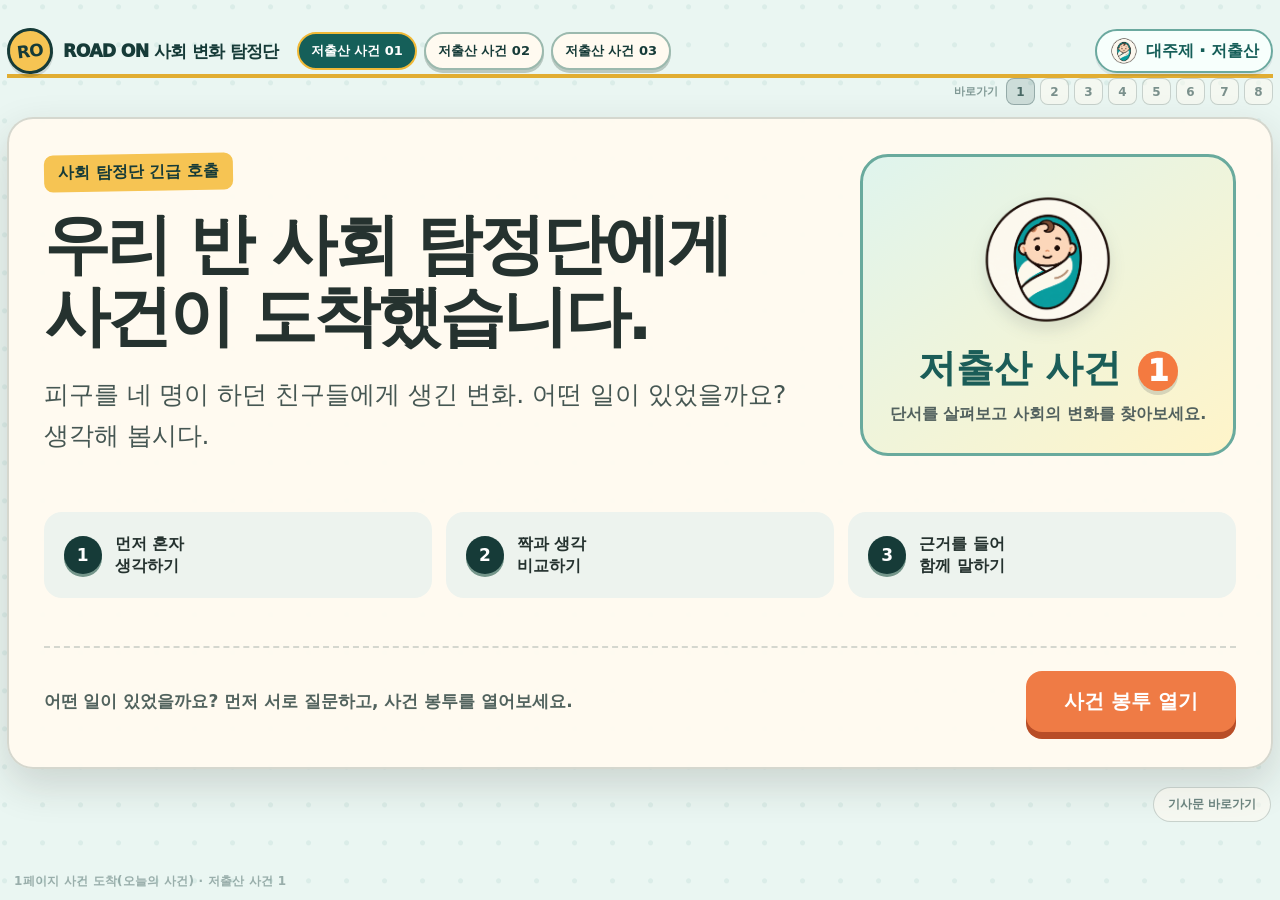
<file: index.html>
<!doctype html>
<html lang="ko">
<head>
  <meta charset="utf-8">
  <meta name="viewport" content="width=device-width, initial-scale=1">
  <meta name="theme-color" content="#113d3a">
  <title>ROAD ON 사회 변화 탐정단</title>
  <link rel="manifest" href="./manifest.webmanifest">
  <style>
    :root{--ink:#163b38;--paper:#fffaf0;--cream:#f5ecd8;--orange:#ef7b45;--yellow:#f6c453;--mint:#7db9a7;--blue:#4d7ea8;--red:#c94c4c;--line:#d4c6a8;--shadow:0 16px 40px rgba(44,39,28,.16)}
    *{box-sizing:border-box}
    [hidden]{display:none!important}
    body{margin:0;font-family:"Pretendard","Noto Sans KR",system-ui,sans-serif;color:#25322f;background:#dce8e1;min-height:100vh;word-break:keep-all;overflow-wrap:normal}
    button,input,textarea{font:inherit;word-break:keep-all;overflow-wrap:normal}
    button{cursor:pointer}
    button:focus-visible,input:focus-visible,textarea:focus-visible,a:focus-visible{outline:4px solid #ffd166;outline-offset:3px}
    .app{min-height:100vh;background:radial-gradient(circle at 15% 10%,rgba(255,255,255,.9),transparent 35%),linear-gradient(135deg,#e7efe8,#cedfd7)}
    .screen{display:none;min-height:100vh;padding:28px 24px 72px}
    .screen.active{display:block}
    .shell{max-width:1180px;margin:auto}
    .topbar{display:flex;justify-content:space-between;align-items:center;gap:18px;margin-bottom:20px}
    .brand{display:flex;align-items:center;gap:12px;color:var(--ink);font-weight:900;letter-spacing:-.03em}
    .brand-mark{width:42px;height:42px;border:3px solid var(--ink);border-radius:50%;display:grid;place-items:center;background:var(--yellow);transform:rotate(-7deg)}
    .case-chip{background:var(--ink);color:white;border-radius:999px;padding:9px 14px;font-weight:800;font-size:14px}
    .card{background:rgba(255,250,240,.97);border:2px solid rgba(22,59,56,.18);border-radius:26px;box-shadow:var(--shadow);padding:clamp(22px,4vw,48px)}
    h1,h2,h3,p{margin-top:0}
    h1{font-size:clamp(40px,5.8vw,66px);line-height:1.1;letter-spacing:-.05em;margin-bottom:20px}
    h2{font-size:clamp(29px,4vw,46px);letter-spacing:-.045em;margin-bottom:12px;color:var(--ink)}
    h3{font-size:23px;color:var(--ink)}
    .lead{font-size:clamp(18px,2.4vw,25px);line-height:1.65;color:#465753}
    .primary,.secondary,.ghost{border:0;border-radius:16px;padding:15px 22px;font-weight:900;transition:.18s transform,.18s box-shadow,.18s opacity}
    .primary{background:var(--orange);color:white;box-shadow:0 7px 0 #b84d27}
    .secondary{background:var(--ink);color:white;box-shadow:0 7px 0 #092724}
    .ghost{background:#e7eee9;color:var(--ink);border:2px solid #aac1b8}
    .primary:hover,.secondary:hover{transform:translateY(-2px)}
    .primary:active,.secondary:active{transform:translateY(5px);box-shadow:0 2px 0 rgba(0,0,0,.35)}
    button:disabled{cursor:not-allowed;opacity:.42;transform:none!important;box-shadow:none!important}
    .actions{display:flex;flex-wrap:wrap;gap:14px;margin-top:24px}
    .page-label{position:fixed;left:14px;bottom:10px;font-size:12px;font-weight:800;letter-spacing:.02em;color:rgba(22,59,56,.38);pointer-events:none;z-index:30}
    .progress{height:9px;background:rgba(22,59,56,.12);border-radius:999px;overflow:hidden;margin-bottom:22px}
    .progress span{display:block;height:100%;background:linear-gradient(90deg,var(--orange),var(--yellow));width:12.5%;transition:width .35s}
    .intro-card{position:relative;overflow:hidden;min-height:570px;display:grid;align-items:center}
    .intro-card:after{content:"?";position:absolute;right:24px;bottom:-82px;font:900 330px/1 Georgia;color:rgba(22,59,56,.055);transform:rotate(8deg)}
    .kicker{display:inline-block;background:var(--yellow);color:var(--ink);font-weight:950;padding:8px 14px;border-radius:9px;transform:rotate(-1deg);margin-bottom:18px}
    .mission{width:100%;position:relative;z-index:1}
    .intro-copy{max-width:850px}
    .intro-copy .lead{max-width:790px;margin-bottom:0}
    .rule-strip{display:grid;grid-template-columns:repeat(3,1fr);gap:14px;margin-top:34px}
    .rule{background:#edf3ee;border:2px solid transparent;border-radius:18px;padding:17px 18px;display:flex;align-items:center;gap:13px;font-weight:900;line-height:1.42;min-height:86px}
    .rule-number{width:38px;height:38px;border-radius:50%;display:grid;place-items:center;flex:0 0 auto;background:var(--ink);color:white;font-size:17px;box-shadow:0 3px 0 #75968b}
    .intro-actions{margin-top:26px;padding-top:23px;border-top:2px dashed rgba(22,59,56,.18);display:flex;align-items:center;justify-content:space-between;gap:24px}
    .intro-cue{margin:0;color:#52635e;font-size:17px;font-weight:750}
    .intro-start{font-size:20px;padding:17px 30px;min-width:210px}
    .screen[data-page="2"]{padding:14px 18px 38px}
    .screen[data-page="2"] .topbar{margin-bottom:8px}
    .screen[data-page="2"] .progress{margin-bottom:10px}
    .screen[data-page="2"] .card{padding:16px}
    .clue-index{display:flex;align-items:flex-end;gap:5px;margin:0 0 -1px 12px;min-height:39px;position:relative;z-index:3}
    .clue-index-tab{min-width:128px;max-width:225px;height:39px;border:1px solid #9fb8af;border-bottom:0;border-radius:12px 12px 0 0;padding:7px 13px;background:#dce9e3;color:#49615a;font-size:13px;font-weight:900;white-space:nowrap;overflow:hidden;text-overflow:ellipsis;box-shadow:inset 0 -3px rgba(22,59,56,.06);transition:.18s}
    .clue-index-tab:nth-child(2){background:#f0e4b8}.clue-index-tab:nth-child(3){background:#e7d5dc}.clue-index-tab:nth-child(4){background:#cfe1ed}
    .clue-index-tab.completed{color:var(--ink);cursor:pointer}
    .clue-index-tab.current{height:44px;background:var(--paper);color:var(--ink);border:2px solid var(--yellow);border-bottom:0;box-shadow:none}
    .clue-index-tab:disabled{opacity:.55;cursor:not-allowed}
    .clue-index-tab.completed:hover,.clue-index-tab.completed:focus-visible{transform:translateY(-3px);filter:saturate(1.15)}
    .clue-layout{display:grid;grid-template-columns:minmax(520px,1.35fr) minmax(350px,.65fr);gap:14px;height:clamp(485px,calc(100dvh - 220px),645px);min-height:0}
    .clue-side{display:grid;grid-template-rows:auto 1fr;gap:12px;min-height:0}
    .clue-stage{height:100%;min-height:0;display:flex;flex-direction:column;justify-content:center;align-items:center;text-align:center;background:linear-gradient(145deg,#113d3a,#235e58);color:white;border-radius:20px;padding:22px;position:relative;overflow:hidden}
    .clue-stage:before{content:"";position:absolute;inset:20px;border:2px dashed rgba(255,255,255,.24);border-radius:18px}
    .clue-no{position:relative;font-size:clamp(28px,3.2vw,38px);font-weight:950;color:var(--ink);margin-bottom:10px}
    .clue-value{position:relative;font-size:clamp(90px,12vw,150px);line-height:1;font-weight:950;letter-spacing:-.065em;color:var(--ink)}
    .clue-hint{position:relative;font-size:clamp(18px,2vw,22px);line-height:1.45;color:#52635e;margin-top:14px}
    .observe-timer{position:relative;margin-top:24px;background:rgba(255,255,255,.14);border:2px solid rgba(255,255,255,.28);border-radius:999px;padding:10px 18px;font-weight:850;color:#fff}
    .observe-timer strong{display:inline-block;min-width:30px;color:var(--yellow);font-size:24px}
    .envelope{width:min(360px,78vw);aspect-ratio:1.55;border:0;background:#eacb8d;border-radius:10px;position:relative;filter:drop-shadow(0 18px 20px rgba(0,0,0,.25));transition:transform .7s;z-index:2;overflow:visible}
    .envelope:before{content:"";position:absolute;inset:0;background:linear-gradient(145deg,transparent 49.5%,#dcb976 50%) left/50% 100% no-repeat,linear-gradient(215deg,transparent 49.5%,#dcb976 50%) right/50% 100% no-repeat;border-radius:10px}
    .envelope-flap{position:absolute;left:0;right:0;top:0;height:58%;background:#f0d59e;clip-path:polygon(0 0,100% 0,50% 100%);transform-origin:top;transition:transform .75s;z-index:3}
    .envelope-seal{position:absolute;left:50%;top:48%;transform:translate(-50%,-50%);width:68px;height:68px;border-radius:50%;display:grid;place-items:center;background:#b94b3e;color:#fff4d7;border:4px double #efb06f;font:900 35px Georgia;z-index:4;transition:.4s}
    .envelope-caption{position:absolute;left:50%;bottom:-48px;transform:translateX(-50%);white-space:nowrap;color:#fff;font-weight:900;font-size:17px}
    .envelope.opened{transform:translateY(35px) scale(.88);pointer-events:none}
    .envelope.opened .envelope-flap{transform:rotateX(180deg);z-index:0}
    .envelope.opened .envelope-seal{opacity:0;transform:translate(-50%,-90%) scale(.45)}
    .clue-reveal{position:relative;z-index:5;animation:clueRise .65s both;width:min(680px,100%)}
    @keyframes clueRise{from{opacity:0;transform:translateY(35px) scale(.92)}to{opacity:1;transform:none}}
    .clue-paper-scene{position:relative;height:390px;width:100%;display:flex;justify-content:center;align-items:flex-start}
    .clue-paper{position:relative;width:min(560px,90%);min-height:275px;background:linear-gradient(135deg,#fffdf6,#f3e9ce);border:2px solid #c9ad75;border-radius:9px;padding:30px 34px 55px;box-shadow:0 12px 25px rgba(0,0,0,.24);z-index:2;animation:paperOut .8s both}
    .clue-value[data-length="long"]{font-size:clamp(52px,6.4vw,88px);line-height:1.12;letter-spacing:-.045em;word-break:keep-all;overflow-wrap:normal}
    .clue-value[data-length="medium"]{font-size:clamp(66px,8.5vw,112px);line-height:1.08;word-break:keep-all}
    .clue-paper:before{content:"";position:absolute;inset:10px;border:2px dashed rgba(84,67,37,.18);border-radius:4px;pointer-events:none}
    @keyframes paperOut{from{transform:translateY(95px);opacity:.25}to{transform:translateY(0);opacity:1}}
    .magnifier-mark{position:absolute;right:18px;top:16px;width:52px;height:52px;border:7px solid rgba(22,59,56,.18);border-radius:50%;z-index:3}
    .magnifier-mark:after{content:"";position:absolute;width:30px;height:7px;background:rgba(22,59,56,.18);right:-23px;bottom:-10px;transform:rotate(45deg);border-radius:8px}
    .open-envelope{position:absolute;left:50%;bottom:0;transform:translateX(-50%);width:min(440px,94%);height:170px;background:#d7af65;border-radius:10px;filter:drop-shadow(0 14px 14px rgba(0,0,0,.24));z-index:1}
    .open-envelope:before{content:"";position:absolute;left:0;right:0;top:-105px;height:125px;background:#efd398;clip-path:polygon(0 100%,50% 0,100% 100%);z-index:0}
    .open-envelope:after{content:"";position:absolute;inset:0;background:linear-gradient(150deg,transparent 49.5%,#e8c47f 50%) left/50% 100% no-repeat,linear-gradient(210deg,transparent 49.5%,#e8c47f 50%) right/50% 100% no-repeat;border-radius:10px;z-index:4}
    .open-envelope-label{position:absolute;left:50%;bottom:25px;transform:translateX(-50%);z-index:5;color:#70552d;font-weight:950;letter-spacing:.08em;white-space:nowrap}
    .clue-review{position:absolute;inset:22px;z-index:15;display:grid;place-items:center;background:rgba(8,39,36,.94);border:2px dashed rgba(255,255,255,.34);border-radius:18px;padding:22px}
    .clue-review-card{width:min(520px,92%);background:#fffdf6;color:var(--ink);border:3px solid var(--yellow);border-radius:18px;padding:28px;box-shadow:0 18px 45px rgba(0,0,0,.32)}
    .clue-review-card .review-order{font-size:21px;font-weight:900;color:#68766f}
    .clue-review-card .review-value{margin:8px 0;font-size:clamp(46px,7vw,82px);line-height:1.12;font-weight:950;letter-spacing:-.045em;word-break:keep-all}
    .clue-review-card .review-hint{margin:0 0 18px;font-size:17px;line-height:1.55;color:#52635e}
    .activity-panel{background:#edf4ef;border:3px solid #9bb9ae;border-radius:18px;padding:12px 16px;display:grid;grid-template-columns:auto 1fr auto;grid-template-areas:"icon title timer" "icon text timer";align-items:center;gap:3px 12px;text-align:left;min-height:112px}
    .activity-icon{grid-area:icon;font-size:38px;margin:0}
    .activity-panel h3{grid-area:title;margin:0;font-size:19px}
    .activity-panel p{grid-area:text;margin:0;font-size:14px;line-height:1.45}
    .activity-panel .countdown{grid-area:timer;margin:0}
    .activity-panel.discussion-active{border-color:var(--yellow);background:#fff8dc;animation:discussionPulse .75s ease-in-out 2}
    @keyframes discussionPulse{50%{transform:translateY(-2px);box-shadow:0 0 0 8px rgba(246,196,83,.22)}}
    .thinking-box{background:#f5ecd8;border-radius:18px;padding:14px 16px;min-width:0;min-height:0;overflow:auto}
    .prediction-head{display:grid;grid-template-columns:1fr auto;grid-template-areas:"title button" "text text";align-items:center;gap:5px 12px}
    .prediction-head h3{grid-area:title;margin:0}
    .prediction-head p{grid-area:text;margin:0}
    .prediction-head .help-button{grid-area:button;white-space:nowrap}
    .prediction-content.preview{opacity:.62;pointer-events:none}
    .first-prediction{margin:0 0 12px;padding:10px 12px;background:#fffdf7;border:2px solid #c9d8d1;border-radius:14px}
    .first-prediction label{display:block;font-size:14px;font-weight:950;color:var(--ink);margin-bottom:6px}
    .first-prediction input{width:100%;border:2px solid #9bb9ae;border-radius:10px;padding:10px 11px;background:white;font-size:15px}
    .help-button{border:2px solid #73998b;background:white;color:var(--ink);border-radius:999px;padding:11px 16px;font-weight:900}
    .word-choice-grid{display:flex;flex-wrap:wrap;gap:8px;margin:8px 0}
    .word-choice{border:2px solid #aac1b8;background:white;color:var(--ink);border-radius:999px;padding:9px 14px;font-size:16px;font-weight:950;box-shadow:0 3px 0 #c5d2cc}
    .word-choice.selected{background:var(--yellow);border-color:#b57a00;box-shadow:0 4px 0 #9f6d00}
    .hypothesis-board{margin-top:9px;background:#fffdf7;border:2px dashed #88a79b;border-radius:15px;padding:11px 12px}
    .hypothesis-board h3{font-size:18px;margin:0 0 8px}
    .combine-row{display:grid;grid-template-columns:minmax(0,1fr) 32px minmax(0,1fr);gap:8px;align-items:center;width:100%}
    .combine-card{min-width:0;max-width:100%;min-height:52px;border-radius:12px;display:grid;place-items:center;text-align:center;padding:8px 6px;font-size:clamp(16px,1.8vw,23px);line-height:1.2;font-weight:950;word-break:keep-all;overflow-wrap:normal}
    .combine-card.clue-token{background:var(--ink);color:white}
    .combine-card.drop-slot{background:#fff4c8;border:3px dashed #c7901d;color:#846b36;transition:.18s}
    .combine-card.drop-slot.filled{background:var(--yellow);border-style:solid;color:var(--ink)}
    .combine-card.drop-slot.dragover{transform:scale(1.03);background:#ffe9a0}
    .combine-plus{text-align:center;font-size:26px;font-weight:950;color:var(--orange)}
    .hypothesis-sentence{margin:9px 0 0;padding-top:8px;border-top:1px solid #d8caaa;font-size:15px;line-height:1.5;font-weight:800;color:var(--ink)}
    .clue-instruction{font-weight:900;color:var(--ink);background:#fff2bd;border-left:6px solid var(--yellow);padding:10px 15px;border-radius:10px;margin-bottom:10px;font-size:17px}
    .countdown{width:62px;height:62px;margin:0;border-radius:50%;display:grid;place-items:center;background:var(--ink);color:white;font-size:25px;font-weight:950;box-shadow:0 0 0 5px #dce9e3}
    .choice-grid{display:grid;gap:9px;margin:14px 0}
    .choice{border:2px solid #b9c9c2;background:white;color:var(--ink);border-radius:13px;padding:12px;text-align:left;font-weight:800}
    .choice.selected{background:#d8eee6;border-color:#267064}
    textarea{width:100%;min-height:96px;border:2px solid #b9c9c2;border-radius:14px;padding:13px;background:white;resize:vertical}
    .reason-line{margin-top:8px}
    .reason-actions{display:grid;grid-template-columns:minmax(0,1fr) minmax(0,1fr);gap:12px;align-items:center}
    .reason-actions button{width:100%;min-width:0;padding:10px 12px;border-radius:11px;line-height:1.3;word-break:keep-all}
    .discussion-action{background:var(--orange);box-shadow:0 5px 0 #a94320}
    .reason-line input{width:100%;border:2px solid #b9c9c2;border-radius:11px;padding:10px 11px;background:white;margin-top:8px}
    .reason-line .help-button{font-size:13px;white-space:nowrap}
    .micro{font-size:13px;color:#6c746f;line-height:1.5}
    .code-dialog-backdrop{position:fixed;inset:0;background:rgba(8,31,28,.7);display:grid;place-items:center;padding:20px;z-index:100}
    .code-dialog{width:min(470px,100%);background:var(--paper);border:5px solid var(--yellow);border-radius:25px;padding:28px;text-align:center;box-shadow:0 24px 70px rgba(0,0,0,.36)}
    .code-dialog h2{font-size:30px;margin-bottom:9px}
    .code-dialog input{width:100%;border:3px solid #9bb9ae;border-radius:14px;padding:14px;text-align:center;font-size:25px;font-weight:900;letter-spacing:.18em;margin:12px 0}
    .code-dialog-actions{display:flex;justify-content:center;gap:10px;margin-top:8px}
    .investigation-head{display:grid;grid-template-columns:auto 1fr;align-items:center;gap:24px;margin-bottom:16px;padding:4px 6px}
    .investigation-head h2,.investigation-head p{margin:0}
    .investigation-head .lead{font-size:clamp(16px,1.8vw,20px)}
    .article-layout{display:grid;grid-template-columns:minmax(0,1fr) minmax(230px,290px);gap:18px;align-items:start}
    .article{max-width:none;margin:0;background-color:#fffef9;background-image:radial-gradient(rgba(41,55,51,.055) .7px,transparent .7px);background-size:5px 5px;border:1px solid #c9c1b0;border-top:7px solid #172d29;padding:clamp(22px,3.2vw,42px);box-shadow:0 12px 30px rgba(50,40,25,.1);border-radius:2px}
    .newspaper-name{display:flex;justify-content:space-between;align-items:center;gap:16px;padding-bottom:8px;border-bottom:1px solid #273b37;color:#44524e;font-size:13px;font-weight:800;letter-spacing:.04em}
    .article h3{font-family:"Noto Serif KR","Malgun Gothic",Batang,serif;font-size:clamp(28px,3.4vw,42px);line-height:1.28;letter-spacing:-.045em;margin:20px 0 15px;color:#172d29;word-break:keep-all}
    .article-meta{border-top:3px double var(--ink);border-bottom:1px solid var(--line);padding:9px 0;margin-bottom:22px;font-size:14px;font-weight:800;color:#59635e}
    .article-body p{font-family:"Noto Serif KR",Batang,"Malgun Gothic",serif;font-size:18px;line-height:1.95;color:#202a27;margin:12px 0;word-break:keep-all;overflow-wrap:normal}
    .evidence-word{display:inline;border:0;border-bottom:1px dotted rgba(33,73,66,.48);background:transparent;color:inherit;border-radius:0;padding:0 2px;margin:0 1px;font:inherit;font-weight:inherit;white-space:nowrap;box-shadow:none;text-decoration:none;transition:background .16s,border-color .16s}
    .evidence-word:hover,.evidence-word:focus-visible{background:#fff2bd;border-bottom-color:#9b6b05;outline:2px solid rgba(246,196,83,.45);outline-offset:1px}
    .evidence-word.marked{background:linear-gradient(transparent 45%,rgba(246,196,83,.72) 45%);border-bottom-color:#9b6b05;font-weight:800;box-shadow:none}
    .evidence-word.marked:after{content:"✓";margin-left:4px;color:#8b341e;font-size:12px}
    .word-help{position:sticky;top:16px;background-color:#fff;background-image:radial-gradient(#d7d7d7 .7px,transparent .7px);background-size:5px 5px;border:0;border-top:5px solid #171717;border-radius:0;padding:10px 0 0;color:#202020}
    .word-help h3{margin:0;padding:0 10px 9px;border-bottom:2px solid #222;font-family:"Noto Serif KR",Batang,serif;font-size:22px}
    .word-help>p{margin:9px 10px 7px}
    .glossary-list{display:grid;gap:0}
    .glossary-button{width:100%;border:0;border-bottom:1px solid #c9c9c9;background:transparent;color:#202020;border-radius:0;padding:12px 10px;text-align:left;font-family:"Noto Serif KR",Batang,serif;font-size:16px;font-weight:800}
    .glossary-button:hover,.glossary-button[aria-expanded="true"]{background:rgba(246,196,83,.2)}
    .glossary-number{display:inline-block;min-width:24px;font-weight:950}
    .glossary-meaning{margin:0;padding:0 12px 12px 34px;border-bottom:1px solid #c9c9c9;background:rgba(255,255,255,.72);font-size:14px;line-height:1.6;color:#4b4b4b}
    .source-link{display:inline-block;color:#245f57;font-weight:850;text-underline-offset:3px}
    .evidence-tray{position:sticky;bottom:28px;max-width:none;margin:18px auto 0;background:var(--ink);color:white;border-radius:18px;padding:15px 18px;display:flex;align-items:center;justify-content:space-between;gap:14px;box-shadow:var(--shadow)}
    @media(min-width:781px){
      .clue-side:has(#predictionContent:not([hidden])){grid-template-rows:88px 1fr;gap:8px}
      .clue-side:has(#predictionContent:not([hidden])) .activity-panel{min-height:88px;padding:8px 12px;border-width:2px}
      .clue-side:has(#predictionContent:not([hidden])) .activity-icon{font-size:30px}
      .clue-side:has(#predictionContent:not([hidden])) .activity-panel h3{font-size:17px}
      .clue-side:has(#predictionContent:not([hidden])) .activity-panel p{font-size:12px}
      .clue-side:has(#predictionContent:not([hidden])) .thinking-box{padding:9px 12px;overflow:hidden}
      .clue-side:has(#predictionContent:not([hidden])) .first-prediction{margin-bottom:7px;padding:7px 9px}
      .clue-side:has(#predictionContent:not([hidden])) .first-prediction label{margin-bottom:3px;font-size:12px}
      .clue-side:has(#predictionContent:not([hidden])) .first-prediction input{padding:7px 9px;font-size:13px}
      .clue-side:has(#predictionContent:not([hidden])) .prediction-head{gap:8px}
      .clue-side:has(#predictionContent:not([hidden])) .prediction-head h3{font-size:19px}
      .clue-side:has(#predictionContent:not([hidden])) .prediction-head .micro{font-size:11px;line-height:1.3}
      .clue-side:has(#predictionContent:not([hidden])) .help-button{padding:7px 9px;font-size:12px}
      .clue-side:has(#predictionContent:not([hidden])) .prediction-content>p{margin:6px 0;font-size:13px}
      .clue-side:has(#predictionContent:not([hidden])) .word-choice-grid{gap:5px;margin:5px 0}
      .clue-side:has(#predictionContent:not([hidden])) .word-choice{padding:6px 10px;font-size:14px;box-shadow:0 2px 0 #c5d2cc}
      .clue-side:has(#predictionContent:not([hidden])) .hypothesis-board{margin-top:6px;padding:7px 9px}
      .clue-side:has(#predictionContent:not([hidden])) .hypothesis-board h3{font-size:15px;margin-bottom:5px}
      .clue-side:has(#predictionContent:not([hidden])) .combine-card{min-height:42px;font-size:17px}
      .clue-side:has(#predictionContent:not([hidden])) .hypothesis-sentence{margin-top:5px;padding-top:5px;font-size:12px;line-height:1.35}
      .clue-side:has(#predictionContent:not([hidden])) .reason-line{margin-top:5px}
      .clue-side:has(#predictionContent:not([hidden])) .reason-actions button{padding:7px 9px;font-size:12px}
      .clue-side:has(#predictionContent:not([hidden])) .prediction-content>.micro{margin:5px 0 0;font-size:11px;line-height:1.25}
    }
    .data-grid{display:grid;grid-template-columns:1fr 1fr;gap:22px}
    .data-card{background:#fff;border-radius:22px;padding:26px;border:2px solid #cad8d2}
    .big-stat{font-size:clamp(54px,8vw,92px);font-weight:950;color:var(--orange);letter-spacing:-.06em}
    .people{display:flex;flex-wrap:wrap;gap:8px;margin:22px 0}
    .person{width:42px;height:42px;border-radius:50% 50% 42% 42%;background:#d5ddd9;display:grid;place-items:center}
    .person.on{background:var(--mint)}
    .timebar{height:34px;background:#dce5e0;border-radius:999px;overflow:hidden;margin:28px 0 12px}
    .timebar span{display:block;width:60%;height:100%;background:repeating-linear-gradient(45deg,var(--orange),var(--orange) 12px,#f29a70 12px,#f29a70 24px)}
    .check-question{margin-top:22px;padding:20px;background:#f5ecd8;border-radius:18px}
    .video-layout{display:grid;grid-template-columns:minmax(0,1.4fr) minmax(280px,.6fr);gap:22px}
    .video-frame{aspect-ratio:16/9;background:#132522;border-radius:20px;display:grid;place-items:center;color:white;padding:25px;text-align:center;overflow:hidden}
    .video-frame iframe{width:100%;height:100%;border:0;background:white}
    .watch-list{background:#f5ecd8;border-radius:20px;padding:24px}
    .watch-item{display:flex;gap:10px;padding:13px 0;border-bottom:1px solid #d6c8a9;line-height:1.45}
    .watch-item input{width:22px;height:22px;flex:0 0 auto}
    .compare-grid{display:grid;grid-template-columns:1fr 1fr;gap:20px}
    .compare-column{border-radius:22px;padding:24px;min-height:360px}
    .compare-column.good{background:#dff0e8;border:3px solid #70a895}
    .compare-column.hard{background:#fff0e4;border:3px solid #e3966f}
    .compare-card{display:block;width:100%;border:2px solid transparent;border-radius:14px;background:white;padding:16px;margin:11px 0;text-align:left;font-weight:800;line-height:1.5}
    .compare-card.selected{border-color:var(--ink);box-shadow:0 0 0 3px rgba(22,59,56,.14)}
    .sentence{background:white;border:3px dashed #9bb4a9;border-radius:20px;padding:24px;font-size:clamp(20px,3vw,30px);line-height:1.9;font-weight:800}
    .word-options{display:flex;flex-wrap:wrap;gap:10px;margin:18px 0}
    .word-card{border:2px solid #a8beb4;background:#fff;border-radius:13px;padding:11px 14px;font-weight:800}
    .word-card.selected{background:var(--yellow);border-color:#b57a00}
    .report{max-width:820px;margin:auto;background:#fffaf0;border:12px solid var(--ink);outline:4px solid var(--yellow);padding:clamp(25px,5vw,52px);position:relative}
    .report:before{content:"사건 해결";position:absolute;right:24px;top:25px;border:4px double var(--red);color:var(--red);padding:8px;font-weight:950;transform:rotate(7deg)}
    .report-section{border-top:2px dashed #bfaf91;padding-top:18px;margin-top:20px}
    .report blockquote{margin:10px 0;background:#fff2b8;border-left:6px solid var(--yellow);padding:15px;line-height:1.6}
    .report input{width:100%;border:0;border-bottom:2px solid #768b82;background:transparent;padding:12px 4px;font-size:18px}
    .toast{position:fixed;left:50%;bottom:48px;transform:translate(-50%,20px);background:#152d29;color:white;padding:12px 18px;border-radius:999px;font-weight:800;opacity:0;pointer-events:none;transition:.2s;z-index:50}
    .toast.show{opacity:1;transform:translate(-50%,0)}
    .discussion-pop{position:fixed;inset:0;z-index:140;display:grid;place-items:center;padding:24px;background:rgba(10,37,34,.28);pointer-events:none;animation:popFade 2.2s both}
    .discussion-pop-card{width:min(520px,92vw);background:#fffdf4;border:6px solid var(--yellow);border-radius:26px;padding:30px;text-align:center;box-shadow:0 24px 70px rgba(0,0,0,.32)}
    .discussion-pop-icon{font-size:58px;line-height:1}
    .discussion-pop h2{margin:12px 0 8px;font-size:clamp(27px,4vw,38px);word-break:keep-all}
    .discussion-pop p{margin:0;font-size:18px;line-height:1.55;color:#42524d;word-break:keep-all}
    @keyframes popFade{0%{opacity:0}12%,78%{opacity:1}100%{opacity:0}}
    @media(prefers-reduced-motion:reduce){.activity-panel.discussion-active,.discussion-pop{animation:none}}
    @media(max-width:780px){.screen{padding:16px 12px 64px}.screen[data-page="2"]{padding:16px 12px 64px}.topbar{align-items:flex-start}.brand-text{font-size:14px}.card{border-radius:20px}.clue-index{overflow-x:auto;align-items:flex-end;margin-left:4px;padding-top:4px}.clue-index-tab{min-width:104px;padding-inline:9px}.rule-strip,.data-grid,.video-layout,.compare-grid,.clue-layout,.article-layout{grid-template-columns:1fr}.clue-layout{height:auto;max-height:none}.rule-strip{gap:10px;margin-top:24px}.rule{min-height:68px;padding:12px 14px}.intro-actions{align-items:stretch;flex-direction:column}.intro-start{width:100%}.clue-stage{height:auto;min-height:430px;padding-inline:16px}.clue-paper-scene{height:345px}.clue-paper{min-height:250px;padding-inline:18px}.clue-side{display:grid}.activity-panel{min-height:160px}.prediction-head{grid-template-columns:1fr auto}.prediction-head .micro{grid-column:1/-1;grid-row:2}.word-choice{font-size:17px;padding:12px 17px}.combine-row{grid-template-columns:minmax(0,1fr) 24px minmax(0,1fr);gap:5px}.combine-plus{font-size:22px}.investigation-head{grid-template-columns:1fr;gap:6px}.word-help{position:static}.evidence-tray{bottom:34px;align-items:flex-start;flex-direction:column}.compare-column{min-height:auto}.intro-card{min-height:calc(100vh - 110px)}}
    @media print{.topbar,.actions,.page-label,.progress,.toast{display:none!important}.screen{display:none!important}.screen[data-page="8"]{display:block!important;padding:0}.report{box-shadow:none;margin:0}}
  </style>
<link rel="stylesheet" href="./case-content.css?v=20260917-3">
<link rel="stylesheet" href="./theme-switcher.css?v=7">
</head>
<body>
<div class="app" id="app">
  <section class="screen active" data-page="1">
    <div class="shell">
      <div class="topbar"><div class="brand"><span class="brand-mark">RO</span><span class="brand-text">ROAD ON 사회 변화 탐정단</span></div><span class="case-chip">저출산 사건 01</span></div>
      <div class="card intro-card"><div class="mission"><div class="intro-copy"><span class="kicker">사회 탐정단 긴급 호출</span><h1>우리 반 사회 탐정단에게<br>사건이 도착했습니다.</h1><p class="lead">어떤 지역의 학교에서 학생들의 생활이 크게 달라졌습니다. 단서를 하나씩 살펴보고 변화의 원인과 결과를 찾아보세요.</p></div><div class="rule-strip"><div class="rule"><span class="rule-number">1</span><span>먼저 혼자<br>생각하기</span></div><div class="rule"><span class="rule-number">2</span><span>짝과 생각<br>비교하기</span></div><div class="rule"><span class="rule-number">3</span><span>근거를 들어<br>함께 말하기</span></div></div><div class="intro-actions"><p class="intro-cue">준비가 되면 오늘의 사건 봉투를 열어보세요.</p><button class="primary intro-start" data-next>사건 봉투 열기</button></div></div></div>
    </div>
  </section>

  <section class="screen" data-page="2">
    <div class="shell"><div class="topbar"><div class="brand"><span class="brand-mark">RO</span><span>ROAD ON 사회 변화 탐정단</span></div><span class="case-chip">저출산 사건 01</span></div><div class="progress"><span></span></div>
      <div class="card"><nav class="clue-index" id="clueIndex" aria-label="단서 인덱스"></nav><div class="clue-instruction" id="clueInstruction">첫 번째 단서 - 단서를 보고 어떤 내용의 기사일지 예상해보세요.</div>
        <div class="clue-layout"><div class="clue-stage"><button class="envelope" id="clueEnvelope" aria-label="첫 번째 단서 봉투 열기"><span class="envelope-flap"></span><span class="envelope-seal">?</span><span class="envelope-caption">봉투를 눌러 단서 열기</span></button><div class="clue-reveal" id="clueReveal" hidden><div class="clue-paper-scene"><div class="clue-paper"><span class="magnifier-mark" aria-hidden="true"></span><div class="clue-no" id="clueNo">첫 번째 단서</div><div class="clue-value" id="clueValue">3</div><div class="clue-hint" id="clueHint">이 숫자는 학교와 관계가 있습니다.</div></div><div class="open-envelope"><span class="open-envelope-label">ROAD ON · CLUE</span></div></div></div><div class="clue-review" id="clueReview" hidden><div class="clue-review-card"><div class="review-order" id="reviewOrder"></div><div class="review-value" id="reviewValue"></div><p class="review-hint" id="reviewHint"></p><button class="primary" id="closeClueReview">현재 단서로 돌아가기</button></div></div></div>
          <div class="clue-side"><aside class="activity-panel" id="activityPanel"><div class="activity-icon" id="activityIcon">✉️</div><h3 id="activityTitle">단서 봉투를 열어보세요</h3><p id="activityText">봉투를 누르면 첫 번째 단서가 나타납니다.</p><div class="countdown" id="activityCountdown" hidden><span id="activityCount">8</span></div></aside>
            <aside class="thinking-box" id="predictionArea"><div class="first-prediction" id="firstPredictionWrap" hidden><label for="predictionNote">나의 첫 예상</label><input id="predictionNote" type="text" placeholder="예: 학교의 반이 3반까지 있을 것 같습니다."></div><div class="prediction-head"><h3>예상카드</h3><p class="micro">혼자 먼저 생각하고, 어려우면 도움카드를 열어보세요.</p><button class="help-button" id="showPredictionHelp" disabled>예상카드 도움받기</button></div><div class="prediction-content preview" id="predictionContent" hidden><p><strong>이 기사는 무엇과 관계있을까요?</strong></p><div class="word-choice-grid" id="predictionChoices"></div><div class="hypothesis-board"><h3>추리 조합</h3><div class="combine-row"><div class="combine-card clue-token" id="clueToken">3</div><div class="combine-plus">＋</div><div class="combine-card drop-slot" id="predictionSlot">예상카드를 놓아보세요</div></div><p class="hypothesis-sentence" id="hypothesisSentence">단서와 예상카드를 연결하면 추리 문장이 완성됩니다.</p></div><div class="reason-line"><div class="reason-actions"><button class="primary discussion-action" id="pairDone" hidden disabled>친구와 이야기하기</button><button class="secondary" id="openNextClue" disabled>다음 단서 카드 열기</button><button class="primary" id="finishClues" hidden disabled>기사문 수사 시작</button></div></div><p class="micro">※ 카드를 누르거나 조합판으로 끌어놓을 수 있습니다.</p></div></aside></div>
        </div>
      </div>
    </div>
  </section>

  <section class="screen" data-page="3">
    <div class="shell"><div class="topbar"><div class="brand"><span class="brand-mark">RO</span><span>ROAD ON 사회 변화 탐정단</span></div><span class="case-chip">저출산 사건 01</span></div><div class="progress"><span></span></div>
      <div class="card"><div class="investigation-head"><h2>기사문 수사</h2><p class="lead">중요한 낱말을 눌러 증거로 수집하세요. 증거를 한 가지 이상 찾아야 다음 수사로 갈 수 있습니다.</p></div>
        <div class="article-layout"><article class="article"><div class="newspaper-name"><span>ROAD ON 어린이 사회 신문</span><span>사회 변화 · 학교</span></div><h3>세 학교 친구들이<br>한 학교에 모였어요</h3><div class="article-meta">EBS 뉴스12 │ 2025년 12월 26일 │ 진태희 기자</div><div class="article-body">
          <p>전북 부안군의 <button class="evidence-word" data-evidence="세 초등학교">세 초등학교</button>는 <button class="evidence-word" data-evidence="학생 수">학생 수</button>가 줄어들자 <button class="evidence-word" data-evidence="하나의 학교">하나의 학교</button>로 합쳐졌습니다. 새 학교에는 여러 학교에 흩어져 있던 학생들이 함께 다니게 되었습니다.</p>
          <p>학생 수가 늘어나면서 전에는 하기 어려웠던 <button class="evidence-word" data-evidence="단체 활동">단체 활동</button>도 가능해졌습니다. 친구들과 <button class="evidence-word" data-evidence="피구">피구</button>를 하고, 여러 의견을 나누며 <button class="evidence-word" data-evidence="토론">토론</button>할 수 있게 된 것입니다. 조사에 참여한 <button class="evidence-word" data-evidence="11명 중 10명">11명 중 10명</button>은 <button class="evidence-word" data-evidence="수업 활동">수업 활동</button>이 전보다 다양해졌다고 답했습니다.</p>
          <p>그러나 <button class="evidence-word" data-evidence="등굣길">등굣길</button>이 길어진 학생도 생겼습니다. <button class="evidence-word" data-evidence="통학버스">통학버스</button>가 운행되고 있지만, 통학 시간이 <button class="evidence-word" data-evidence="30분 이상">30분 이상</button> 늘어난 학생도 있었습니다. 학생 수의 변화는 학교의 수뿐만 아니라 수업 활동과 등굣길에도 영향을 줍니다.</p></div>
          <p class="micro">출처: <a class="source-link" href="https://primary.ebs.co.kr/book/edu/ebsnews/view?encodingSeq=60677389" target="_blank" rel="noopener">EBS 뉴스12, 「학교 합쳤더니 교실에 활력…체계적 지원은 과제」 원문 보기</a>를 어린이용으로 재구성함.</p>
        </article><aside class="word-help"><h3>기사 속 어려운 낱말</h3><p class="micro">낱말을 누르면 뜻을 확인할 수 있어요.</p><div class="glossary-list">
          <button class="glossary-button" aria-expanded="false" data-meaning="여러 학교를 하나의 학교로 합치는 것을 말해요."><span class="glossary-number">1</span>학교 통합</button>
          <button class="glossary-button" aria-expanded="false" data-meaning="여러 사람이 함께하는 활동이에요."><span class="glossary-number">2</span>단체 활동</button>
          <button class="glossary-button" aria-expanded="false" data-meaning="서로의 생각과 까닭을 주고받으며 이야기하는 활동이에요."><span class="glossary-number">3</span>토론</button>
          <button class="glossary-button" aria-expanded="false" data-meaning="집과 학교 사이를 오가는 길이에요."><span class="glossary-number">4</span>등굣길</button>
          <button class="glossary-button" aria-expanded="false" data-meaning="학생들이 학교에 오가도록 운행하는 버스예요."><span class="glossary-number">5</span>통학버스</button>
        </div></aside></div>
        <div class="evidence-tray"><span id="evidenceCount">수집한 증거 0개</span><button class="primary" id="toData" disabled>통계 자료 확인</button></div>
      </div>
    </div>
  </section>

  <section class="screen" data-page="4">
    <div class="shell"><div class="topbar"><div class="brand"><span class="brand-mark">RO</span><span>ROAD ON 사회 변화 탐정단</span></div><span class="case-chip">저출산 사건 01</span></div><div class="progress"><span></span></div>
      <div class="card"><h2>자료 수사: 숫자가 말하는 것</h2><p class="lead">같은 사건을 숫자로 살펴보면 어떤 사실을 더 정확하게 알 수 있을까요?</p>
        <div class="data-grid"><div class="data-card"><div class="big-stat">10 / 11</div><h3>학생 11명 중 10명</h3><p>학교가 합쳐진 뒤 수업 활동이 전보다 다양해졌다고 답했습니다.</p><div class="people"><span class="person on">●</span><span class="person on">●</span><span class="person on">●</span><span class="person on">●</span><span class="person on">●</span><span class="person on">●</span><span class="person on">●</span><span class="person on">●</span><span class="person on">●</span><span class="person on">●</span><span class="person">●</span></div></div>
          <div class="data-card"><div class="big-stat">+30분</div><h3>길어진 통학 시간</h3><p>통학버스가 있어도 등굣길이 30분 이상 길어진 학생이 있었습니다.</p><div class="timebar"><span></span></div><p class="micro">한 칸을 10분이라고 생각하면 약 세 칸만큼 더 길어진 셈입니다.</p></div></div>
        <div class="check-question"><h3>두 숫자를 함께 보면 알 수 있는 사실은?</h3><div class="choice-grid"><button class="choice data-answer">학교 통합에는 좋아진 점과 불편해진 점이 함께 있다.</button><button class="choice data-answer">모든 학생의 등굣길이 짧아졌다.</button><button class="choice data-answer">학교가 합쳐져도 수업 활동은 달라지지 않는다.</button></div></div>
        <div class="actions"><button class="primary" id="toVideo" disabled>현장 영상 확인</button></div>
      </div>
    </div>
  </section>

  <section class="screen" data-page="5">
    <div class="shell"><div class="topbar"><div class="brand"><span class="brand-mark">RO</span><span>ROAD ON 사회 변화 탐정단</span></div><span class="case-chip">저출산 사건 01</span></div><div class="progress"><span></span></div>
      <div class="card"><h2>현장 확인</h2><p class="lead">기사에서 읽은 모습을 실제 뉴스 영상에서 찾아보세요.</p>
        <div class="video-layout"><div class="video-frame"><div><div style="font-size:68px">▶</div><h3 style="color:white">EBS 뉴스 기사·영상</h3><p>공식 페이지에서 원본 영상을 확인합니다.</p><a class="primary" style="display:inline-block;text-decoration:none" href="https://primary.ebs.co.kr/book/edu/ebsnews/view?encodingSeq=60677389" target="_blank" rel="noopener">공식 영상 열기</a></div></div>
          <aside class="watch-list"><h3>영상에서 찾기</h3><label class="watch-item"><input type="checkbox" class="watch-check"> 여러 친구가 함께 활동하는 모습</label><label class="watch-item"><input type="checkbox" class="watch-check"> 피구나 토론처럼 다양해진 수업</label><label class="watch-item"><input type="checkbox" class="watch-check"> 통학버스 또는 길어진 등굣길</label><p class="micro">한 가지 이상 찾았다면 표시하세요.</p></aside></div>
        <div class="actions"><button class="primary" id="toCompare" disabled>비교 수사 시작</button></div>
      </div>
    </div>
  </section>

  <section class="screen" data-page="6">
    <div class="shell"><div class="topbar"><div class="brand"><span class="brand-mark">RO</span><span>ROAD ON 사회 변화 탐정단</span></div><span class="case-chip">저출산 사건 01</span></div><div class="progress"><span></span></div>
      <div class="card"><h2>비교 탐구</h2><p class="lead">학교가 합쳐진 뒤 좋아진 점과 불편해진 점을 각각 하나 이상 고르세요.</p>
        <div class="compare-grid"><section class="compare-column good"><h3>좋아진 점</h3><button class="compare-card" data-side="good">함께 활동할 친구가 많아졌습니다.</button><button class="compare-card" data-side="good">피구나 토론 같은 단체 활동이 다양해졌습니다.</button><button class="compare-card" data-side="good">여러 학교의 친구들이 서로 만날 수 있습니다.</button></section>
          <section class="compare-column hard"><h3>불편해진 점</h3><button class="compare-card" data-side="hard">일부 학생은 학교까지 가는 시간이 길어졌습니다.</button><button class="compare-card" data-side="hard">통학버스를 타야 하는 학생이 생겼습니다.</button><button class="compare-card" data-side="hard">집에서 가까웠던 학교에 계속 다니기 어려워졌습니다.</button></section></div>
        <div class="actions"><button class="primary" id="toSolve" disabled>사건 해결하기</button></div>
      </div>
    </div>
  </section>

  <section class="screen" data-page="7">
    <div class="shell"><div class="topbar"><div class="brand"><span class="brand-mark">RO</span><span>ROAD ON 사회 변화 탐정단</span></div><span class="case-chip">저출산 사건 01</span></div><div class="progress"><span></span></div>
      <div class="card"><h2>사건 해결</h2><p class="lead">낱말 카드를 골라 조사한 내용을 한 문장으로 완성하세요.</p>
        <div class="sentence" id="sentencePreview">[원인] 세 학교가 하나로 합쳐졌고, [좋아진 점] 하지만 [불편해진 점]</div>
        <h3 style="margin-top:24px">① 원인</h3><div class="word-options" data-slot="cause"><button class="word-card">학생 수가 줄어들면서</button><button class="word-card">학생 수가 늘어나면서</button><button class="word-card">운동장이 작아지면서</button></div>
        <h3>② 좋아진 점</h3><div class="word-options" data-slot="benefit"><button class="word-card">수업 활동이 다양해졌습니다.</button><button class="word-card">친구를 만날 수 없게 되었습니다.</button><button class="word-card">학교 수가 늘어났습니다.</button></div>
        <h3>③ 불편해진 점</h3><div class="word-options" data-slot="difficulty"><button class="word-card">일부 학생의 등굣길은 길어졌습니다.</button><button class="word-card">모든 학생의 등굣길은 짧아졌습니다.</button><button class="word-card">통학버스가 모두 사라졌습니다.</button></div>
        <div class="actions"><button class="primary" id="toReport" disabled>탐정 보고서 만들기</button></div>
      </div>
    </div>
  </section>

  <section class="screen" data-page="8">
    <div class="shell"><div class="topbar"><div class="brand"><span class="brand-mark">RO</span><span>ROAD ON 사회 변화 탐정단</span></div><span class="case-chip">저출산 사건 01</span></div><div class="progress"><span></span></div>
      <div class="report" id="reportCard"><span class="kicker">ROAD ON 사회 변화 탐정단</span><h2>탐정 보고서</h2><p><strong>사건:</strong> 세 학교 친구들이 한 학교에 모인 까닭</p><div class="report-section"><h3>내가 찾은 기사 증거</h3><blockquote id="reportEvidence">선택한 증거가 표시됩니다.</blockquote></div><div class="report-section"><h3>비교해서 발견한 점</h3><p id="reportCompare"></p></div><div class="report-section"><h3>사건 해결 문장</h3><p id="reportSentence" style="font-size:21px;line-height:1.65;font-weight:850"></p></div><div class="report-section"><h3>나의 한 줄 생각</h3><input id="finalThought" placeholder="이 사건을 조사하며 든 생각을 적어 보세요."></div><p class="micro" style="margin-top:24px">자료 출처: EBS 뉴스12, 2025. 12. 26. 어린이용 재구성 기사</p></div>
      <div class="actions" style="justify-content:center"><button class="primary" id="savePng">PNG 이미지로 저장</button><button class="ghost" id="restart">처음부터 다시 하기</button></div>
    </div>
  </section>
</div>
<div class="code-dialog-backdrop" id="codeModal" hidden><div class="code-dialog" role="dialog" aria-modal="true" aria-labelledby="codeDialogTitle"><div style="font-size:46px">🔐</div><h2 id="codeDialogTitle">수업 진행 코드</h2><p>오늘 탐구하는 대주제 코드를 입력하세요.</p><input id="teacherCode" inputmode="text" maxlength="10" autocomplete="off" placeholder="대주제"><div class="code-dialog-actions"><button class="ghost" id="cancelCode">돌아가기</button><button class="primary" id="confirmCode">확인</button></div></div></div>
<div class="page-label" id="pageLabel">1페이지 사건 도착(오늘의 사건) · 저출산 사건</div><div class="toast" id="toast"></div><dialog class="lesson-dialog talk-dialog" id="discussionPop" aria-labelledby="talkTitle"><div class="discussion-pop-icon">🗣️</div><h2 id="talkTitle">친구와 이야기할 시간입니다.</h2><p class="speech-frame" id="speechFrame"></p><p class="speech-frame">왜냐하면 ______이기 때문입니다.</p><div class="my-prediction"><strong>내가 적은 예상</strong><p id="discussionPrediction"></p></div><p>친구의 생각을 듣고 “왜 그렇게 생각했어?”라고 물어보세요.</p><button class="primary" id="closeDiscussion">이야기를 마쳤어요</button></dialog>
<script src="./cases.js?v=20260917-6"></script>
<script src="./case-content.js?v=20260918-10"></script>
<script>
const pageNames={1:'1페이지 사건 도착(오늘의 사건)',2:'2페이지 단서 추리(개별·짝 토의)',3:'3페이지 기사 수사(증거 표시)',4:'4페이지 자료 수사(통계·사진)',5:'5페이지 현장 확인(뉴스 영상)',6:'6페이지 비교 탐구(맞춤 비교판)',7:'7페이지 사건 해결(문장 완성)',8:'8페이지 탐정 보고서(이미지 저장)'};
const state={page:1,clue:0,prediction:'',predictions:[],optionOrders:[],completedClues:[],pairCompleted:false,evidence:[],dataAnswer:false,watch:[],good:'',hard:'',words:{cause:'',benefit:'',difficulty:''}};
const clues=lesson.clues;
const predictionOptions=clues.map(c=>c.options);
const clueOrders=['첫 번째','두 번째','세 번째','네 번째'];
let thinkingTimer=null;
const screens=[...document.querySelectorAll('.screen')];
const toast=document.getElementById('toast');
function notify(msg){toast.textContent=msg;toast.classList.add('show');setTimeout(()=>toast.classList.remove('show'),1700)}
function go(page){if(thinkingTimer){clearInterval(thinkingTimer);thinkingTimer=null}document.getElementById('codeModal').hidden=true;state.page=page;screens.forEach(s=>s.classList.toggle('active',Number(s.dataset.page)===page));updatePageNav(page);document.getElementById('pageLabel').textContent=pageNames[page]+` · 저출산 사건 ${caseIndex+1}`;document.querySelectorAll('.progress span').forEach(x=>x.style.width=(page/8*100)+'%');window.scrollTo({top:0,behavior:'smooth'});if(page===8){fillReport();markCaseComplete()}}
document.querySelectorAll('[data-next]').forEach(b=>b.onclick=()=>go(2));
function closeClueReview(){document.getElementById('clueReview').hidden=true}
function showClueReview(index){if(!state.completedClues[index])return;document.getElementById('reviewOrder').textContent=`${clueOrders[index]} 단서`;document.getElementById('reviewValue').textContent=clues[index].value;document.getElementById('reviewHint').textContent=clues[index].hint;document.getElementById('clueReview').hidden=false}
function renderClueIndex(){const index=document.getElementById('clueIndex');index.innerHTML='';clues.forEach((clue,i)=>{const tab=document.createElement('button'),completed=Boolean(state.completedClues[i]),current=i===state.clue;tab.className='clue-index-tab'+(completed?' completed':'')+(current?' current':'');tab.textContent=completed?`${clueOrders[i]} 단서 · ${clue.value}`:`${clueOrders[i]} 단서${current?'':' 🔒'}`;tab.disabled=!completed&&!current;if(current)tab.setAttribute('aria-current','step');tab.onclick=()=>{if(current)closeClueReview();else showClueReview(i)};index.appendChild(tab)})}
function renderClue(){const c=clues[state.clue],order=clueOrders[state.clue],value=document.getElementById('clueValue');state.prediction='';state.pairCompleted=false;closeClueReview();renderClueIndex();document.getElementById('clueInstruction').textContent='단서를 이어 무슨 일이 있었을지 생각해 봅시다.';document.getElementById('clueNo').textContent=`${order} 단서`;value.textContent=c.value;value.dataset.length=c.value.length>=7?'long':c.value.length>=5?'medium':'short';document.getElementById('clueHint').textContent=c.hint;document.getElementById('clueWordHelp').textContent=c.wordHelp||'';document.getElementById('clueToken').textContent=c.value;document.getElementById('clueEnvelope').setAttribute('aria-label',`${order} 단서 봉투 열기`);document.getElementById('clueEnvelope').classList.remove('opened');document.getElementById('clueReveal').hidden=true;document.getElementById('activityPanel').classList.remove('discussion-active');document.getElementById('discussionPop').hidden=true;document.getElementById('activityIcon').textContent='✉️';document.getElementById('activityTitle').textContent='단서 봉투를 열어보세요';document.getElementById('activityText').textContent='봉투를 누르면 새로운 단서가 나타납니다.';document.getElementById('activityCountdown').hidden=true;document.getElementById('pairDone').hidden=true;document.getElementById('pairDone').disabled=true;document.getElementById('pairDone').textContent='친구와 이야기하기';document.getElementById('predictionContent').hidden=true;document.getElementById('predictionContent').classList.add('preview');document.getElementById('firstPredictionWrap').hidden=true;document.getElementById('showPredictionHelp').disabled=true;document.getElementById('showPredictionHelp').textContent='예상카드 도움받기';document.getElementById('teacherCode').value='';document.getElementById('predictionNote').value='';document.getElementById('openNextClue').hidden=false;document.getElementById('openNextClue').disabled=true;document.getElementById('openNextClue').textContent=state.clue===clues.length-1?'단서 확인 완료':'다음 단서 카드 열기';document.getElementById('finishClues').hidden=true;document.getElementById('finishClues').disabled=true;renderPredictions();updateHypothesis()}
function selectPrediction(word){state.prediction=state.prediction===word?'':word;state.predictions[state.clue]=state.prediction;state.pairCompleted=false;document.getElementById('openNextClue').disabled=true;renderPredictions();updateHypothesis();prepareReasonStep()}
function currentPredictionOptions(){if(!state.optionOrders[state.clue]){const options=[...predictionOptions[state.clue]];const keepFixedOrder=caseIndex===2&&state.clue===1;if(!keepFixedOrder){for(let i=options.length-1;i>0;i--){const j=Math.floor(Math.random()*(i+1));[options[i],options[j]]=[options[j],options[i]]}}state.optionOrders[state.clue]=options}return state.optionOrders[state.clue]}
function renderPredictions(){const box=document.getElementById('predictionChoices'),options=currentPredictionOptions();box.innerHTML='';options.forEach(t=>{const b=document.createElement('button');b.className='word-choice'+(state.prediction===t?' selected':'');b.textContent=t;b.draggable=true;b.setAttribute('aria-pressed',state.prediction===t?'true':'false');b.onclick=()=>selectPrediction(t);b.ondragstart=e=>{e.dataTransfer.setData('text/plain',t);e.dataTransfer.effectAllowed='move'};box.appendChild(b)})}
function updateHypothesis(){const slot=document.getElementById('predictionSlot'),sentence=document.getElementById('hypothesisSentence'),note=document.getElementById('predictionNote'),clue=clues[state.clue].value;note.placeholder='나는 …일 것 같습니다. 그 까닭은 …입니다.';if(state.prediction){slot.textContent=state.prediction;slot.classList.add('filled');sentence.textContent=`‘${clue}’와 ‘${state.prediction}’에는 어떤 관계가 있을까요? 나의 예상을 적어 보세요.`}else{slot.textContent='예상카드를 놓아보세요';slot.classList.remove('filled');sentence.textContent='단서와 예상카드를 연결하면 추리 문장이 완성됩니다.'}}
const predictionSlot=document.getElementById('predictionSlot');predictionSlot.ondragover=e=>{e.preventDefault();predictionSlot.classList.add('dragover')};predictionSlot.ondragleave=()=>predictionSlot.classList.remove('dragover');predictionSlot.ondrop=e=>{e.preventDefault();predictionSlot.classList.remove('dragover');const word=e.dataTransfer.getData('text/plain');if(predictionOptions[state.clue].includes(word))selectPrediction(word)};
function showPredictionCards(){if(thinkingTimer){clearInterval(thinkingTimer);thinkingTimer=null}const help=document.getElementById('showPredictionHelp');document.getElementById('predictionContent').hidden=false;document.getElementById('predictionContent').classList.remove('preview');document.getElementById('activityCountdown').hidden=true;document.getElementById('activityIcon').textContent='🧩';document.getElementById('activityTitle').textContent='예상카드를 골라 조합해보세요';document.getElementById('activityText').textContent='단서와 가장 관련 있다고 생각한 단어를 고르세요.';help.disabled=true;help.textContent='예상카드가 열렸어요'}
function finishSoloThinking(){clearInterval(thinkingTimer);thinkingTimer=null;const help=document.getElementById('showPredictionHelp');document.getElementById('activityCountdown').hidden=true;document.getElementById('activityIcon').textContent='🧩';document.getElementById('activityTitle').textContent='이제 예상카드를 열어보세요';document.getElementById('activityText').textContent='단서와 관련 있다고 생각한 단어를 골라 조합해보세요.';help.disabled=false}
function startThinking(){const help=document.getElementById('showPredictionHelp');document.getElementById('activityIcon').textContent='🔎';document.getElementById('activityTitle').textContent='혼자 생각할 시간입니다';document.getElementById('activityText').textContent='단서를 계속 보면서 아래에 나의 첫 예상을 적어보세요.';document.getElementById('activityCountdown').hidden=false;document.getElementById('pairDone').hidden=true;document.getElementById('firstPredictionWrap').hidden=false;let left=10;help.disabled=true;help.textContent='예상카드 도움받기';document.getElementById('activityCount').textContent=left;thinkingTimer=setInterval(()=>{left--;document.getElementById('activityCount').textContent=left;if(left<=5&&left>0)help.disabled=false;if(left<=0)finishSoloThinking()},1000)}
function startObservation(){let left=8;document.getElementById('activityIcon').textContent='👀';document.getElementById('activityTitle').textContent='단서를 자세히 살펴보세요';document.getElementById('activityText').textContent='아직 답을 고르지 말고 보이는 숫자와 낱말을 관찰하세요.';document.getElementById('activityCountdown').hidden=false;document.getElementById('activityCount').textContent=left;thinkingTimer=setInterval(()=>{left--;document.getElementById('activityCount').textContent=left;if(left<=0){clearInterval(thinkingTimer);thinkingTimer=null;startThinking()}},1000)}
document.getElementById('clueEnvelope').onclick=()=>{const envelope=document.getElementById('clueEnvelope');if(envelope.classList.contains('opened'))return;envelope.classList.add('opened');setTimeout(()=>{envelope.hidden=true;document.getElementById('clueReveal').hidden=false;startObservation()},650)};
function prepareReasonStep(){const pair=document.getElementById('pairDone');if(state.prediction){pair.hidden=false;pair.disabled=false;document.getElementById('activityIcon').textContent='✏️';document.getElementById('activityTitle').textContent='예상카드를 골랐어요';document.getElementById('activityText').textContent='예상 문장은 선택 사항입니다. 바로 친구와 이야기해도 좋아요.'}else{pair.hidden=true;document.getElementById('activityIcon').textContent='🧩';document.getElementById('activityTitle').textContent='예상카드를 골라 조합해보세요';document.getElementById('activityText').textContent='단서와 가장 관련 있다고 생각한 단어를 고르세요.'}}
document.getElementById('showPredictionHelp').onclick=()=>{showPredictionCards();notify('예상카드를 열었습니다. 단서와 조합해보세요.')};
document.getElementById('predictionNote').oninput=()=>{state.pairCompleted=false;document.getElementById('openNextClue').disabled=true;document.getElementById('pairDone').textContent='친구와 이야기하기';document.getElementById('pairDone').disabled=!state.prediction};
document.getElementById('pairDone').onclick=()=>{const panel=document.getElementById('activityPanel'),pop=document.getElementById('discussionPop'),pair=document.getElementById('pairDone');state.pairCompleted=false;document.getElementById('activityIcon').textContent='🗣️';document.getElementById('activityTitle').textContent='친구와 이야기할 시간입니다';document.getElementById('activityText').textContent='내가 만든 추리 문장과 나의 예상을 친구에게 설명해보세요.';pair.disabled=true;pair.textContent='친구와 이야기 중';document.getElementById('openNextClue').disabled=true;panel.classList.remove('discussion-active');void panel.offsetWidth;panel.classList.add('discussion-active');document.getElementById('speechFrame').textContent=`저는 ${clueOrders[state.clue]} 단서를 통해 ______라고 생각합니다.`;document.getElementById('discussionPrediction').textContent=document.getElementById('predictionNote').value.trim()||`‘${clues[state.clue].value}’와 ‘${state.prediction}’이 관련 있다고 생각합니다.`;pop.hidden=false;pop.showModal();document.getElementById('closeDiscussion').focus();setTimeout(()=>panel.classList.remove('discussion-active'),1800)};
function finishDiscussion(){const pop=document.getElementById('discussionPop');pop.close();pop.hidden=true;state.pairCompleted=true;document.getElementById('pairDone').textContent='친구와 이야기했어요';document.getElementById('openNextClue').disabled=false;document.getElementById('openNextClue').focus()}
document.getElementById('closeDiscussion').onclick=finishDiscussion;
document.getElementById('discussionPop').addEventListener('cancel',e=>{e.preventDefault();finishDiscussion()});
document.getElementById('openNextClue').onclick=()=>{if(!state.pairCompleted){notify('예상카드를 고르고 친구와 이야기해 주세요.');return}advanceClue()};
function closeCodeModal(){document.getElementById('codeModal').hidden=true}
function advanceClue(){closeCodeModal();state.completedClues[state.clue]=true;if(state.clue<clues.length-1){state.clue++;document.getElementById('clueEnvelope').hidden=false;renderClue();window.scrollTo({top:0,behavior:'smooth'});notify('다음 단서 봉투가 도착했습니다!')}else{renderClueIndex();document.getElementById('openNextClue').hidden=true;document.getElementById('finishClues').hidden=false;document.getElementById('finishClues').disabled=false;notify('모든 단서를 확인했습니다.');askArticleStart()}}
function confirmTeacherCode(){if(document.getElementById('teacherCode').value.trim()!=='저출산'){notify('수업 진행 코드를 확인해 주세요.');document.getElementById('teacherCode').select();return}advanceClue()}
document.getElementById('cancelCode').onclick=closeCodeModal;
document.getElementById('confirmCode').onclick=confirmTeacherCode;
document.getElementById('closeClueReview').onclick=closeClueReview;
document.getElementById('teacherCode').onkeydown=e=>{if(e.key==='Enter')confirmTeacherCode();if(e.key==='Escape')closeCodeModal()};
document.getElementById('finishClues').onclick=()=>go(3);
document.querySelectorAll('[data-evidence]').forEach(b=>b.onclick=()=>{b.classList.toggle('marked');b.setAttribute('aria-pressed',String(b.classList.contains('marked')));state.evidence=[...document.querySelectorAll('[data-evidence].marked')].map(x=>x.dataset.evidence);document.getElementById('evidenceCount').textContent=`수집한 증거 ${state.evidence.length}개`;document.getElementById('toData').disabled=state.evidence.length===0});
document.querySelectorAll('.glossary-button').forEach(b=>b.onclick=()=>{const open=b.getAttribute('aria-expanded')==='true';document.querySelectorAll('.glossary-button').forEach(x=>{x.setAttribute('aria-expanded','false');const meaning=x.nextElementSibling;if(meaning?.classList.contains('glossary-meaning'))meaning.remove()});if(!open){b.setAttribute('aria-expanded','true');const meaning=document.createElement('p');meaning.className='glossary-meaning';meaning.textContent=b.dataset.meaning;b.after(meaning)}});
document.getElementById('toData').onclick=()=>go(4);
document.querySelectorAll('.data-answer').forEach((b,i)=>b.onclick=()=>{document.querySelectorAll('.data-answer').forEach(x=>x.classList.remove('selected'));b.classList.add('selected');state.dataAnswer=i===0;document.getElementById('toVideo').disabled=!state.dataAnswer;notify(i===0?'두 자료를 잘 연결했어요!':'숫자가 알려주는 내용을 다시 살펴보세요.')});
document.getElementById('toVideo').onclick=()=>go(5);
document.querySelectorAll('.watch-check').forEach(c=>c.onchange=()=>{state.watch=[...document.querySelectorAll('.watch-check:checked')].map(x=>x.parentElement.textContent.trim());document.getElementById('toCompare').disabled=state.watch.length===0});
document.getElementById('toCompare').onclick=()=>go(6);
function celebrateComparison(){if(state.compareCelebrated)return;state.compareCelebrated=true;const layer=document.createElement('div');layer.className='case-celebration';layer.innerHTML=`<div class="celebration-card"><span class="fanfare">🎉</span><strong>축하합니다!</strong><p>저출산 사건 ${caseIndex+1}을 해결하였습니다.</p></div>${Array.from({length:18},(_,i)=>`<i style="--x:${5+(i*37)%90}%;--d:${(i%6)*.12}s;--r:${(i*47)%280}deg"></i>`).join('')}`;document.body.append(layer);setTimeout(()=>layer.remove(),2600)}
document.querySelectorAll('.compare-card').forEach(b=>b.onclick=()=>{const side=b.dataset.side;document.querySelectorAll(`.compare-card[data-side="${side}"]`).forEach(x=>x.classList.remove('selected','wrong','correct'));b.classList.add('selected');if(b.dataset.correct==='true'){b.classList.add('correct');state[side]=b.textContent.trim();notify('맞았습니다!')}else{b.classList.add('wrong');state[side]='';notify('기사와 자료를 다시 살펴보세요.')}const solved=Boolean(state.good&&state.hard);document.getElementById('toSolve').disabled=!solved;if(solved)celebrateComparison()});
document.getElementById('toSolve').onclick=()=>go(7);
document.querySelectorAll('.word-options').forEach(group=>group.querySelectorAll('.word-card').forEach(b=>b.onclick=()=>{group.querySelectorAll('.word-card').forEach(x=>x.classList.remove('selected'));b.classList.add('selected');state.words[group.dataset.slot]=b.textContent.trim();updateSentence()}));
function finalSentence(){const w=state.words;return `${w.cause||'[사회의 변화]'} ${w.benefit||'[변화로 생긴 어려움]'} ${w.difficulty||'[해결을 위한 노력]'}`}
function updateSentence(){document.getElementById('sentencePreview').textContent=finalSentence();document.getElementById('toReport').disabled=!Object.values(state.words).every(Boolean)}
document.getElementById('toReport').onclick=()=>go(8);
function fillReport(){document.getElementById('reportEvidence').textContent=state.evidence.join(' · ')||'선택한 증거가 없습니다.';document.getElementById('reportCompare').textContent=`${comparisonLabels[0]}: ${state.good} / ${comparisonLabels[1]}: ${state.hard}`;document.getElementById('reportSentence').textContent=finalSentence()}
function wrap(ctx,text,x,y,maxWidth,lineHeight){const words=[...text];let line='';const lines=[];for(const ch of words){const test=line+ch;if(ctx.measureText(test).width>maxWidth&&line){lines.push(line);line=ch}else line=test}if(line)lines.push(line);lines.forEach((l,i)=>ctx.fillText(l,x,y+i*lineHeight));return y+lines.length*lineHeight}
document.getElementById('savePng').onclick=()=>{const canvas=document.createElement('canvas');canvas.width=1200;canvas.height=1600;const c=canvas.getContext('2d');c.fillStyle='#fffaf0';c.fillRect(0,0,1200,1600);c.fillStyle='#163b38';c.fillRect(0,0,1200,175);c.fillStyle='#f6c453';c.font='900 34px sans-serif';c.fillText('ROAD ON 사회 변화 탐정단',70,72);c.fillStyle='white';c.font='900 54px sans-serif';c.fillText('탐정 보고서',70,140);c.fillStyle='#c94c4c';c.font='900 29px sans-serif';c.fillText('사건 해결',920,90);let y=245;c.fillStyle='#163b38';c.font='900 34px sans-serif';c.fillText('사건',70,y);y+=55;c.fillStyle='#293733';c.font='700 28px sans-serif';y=wrap(c,lesson.articleTitle,70,y,1060,43)+45;c.strokeStyle='#c9b996';c.setLineDash([10,8]);c.beginPath();c.moveTo(70,y);c.lineTo(1130,y);c.stroke();y+=65;c.fillStyle='#163b38';c.font='900 34px sans-serif';c.fillText('내가 찾은 기사 증거',70,y);y+=55;c.fillStyle='#293733';c.font='600 27px sans-serif';y=wrap(c,state.evidence.join(' · ')||'선택한 증거가 없습니다.',70,y,1060,42)+50;c.fillStyle='#163b38';c.font='900 34px sans-serif';c.fillText('비교해서 발견한 점',70,y);y+=55;c.fillStyle='#293733';c.font='600 27px sans-serif';y=wrap(c,`${comparisonLabels[0]}: ${state.good}`,70,y,1060,42)+18;y=wrap(c,`${comparisonLabels[1]}: ${state.hard}`,70,y,1060,42)+50;c.fillStyle='#163b38';c.font='900 34px sans-serif';c.fillText('사건 해결 문장',70,y);y+=55;c.fillStyle='#293733';c.font='700 29px sans-serif';y=wrap(c,finalSentence(),70,y,1060,45)+50;c.fillStyle='#163b38';c.font='900 34px sans-serif';c.fillText('나의 한 줄 생각',70,y);y+=55;c.fillStyle='#293733';c.font='600 27px sans-serif';wrap(c,document.getElementById('finalThought').value.trim()||'아직 입력하지 않았습니다.',70,y,1060,42);c.fillStyle='#68756f';c.font='500 21px sans-serif';c.fillText('자료 출처: '+lesson.meta,70,1530);const a=document.createElement('a');a.download=`ROAD-ON_저출산_사건${caseIndex+1}_탐정보고서.png`;a.href=canvas.toDataURL('image/png');a.click();notify('탐정 보고서를 이미지로 저장했습니다.')};
document.getElementById('restart').onclick=()=>{if(confirm('처음부터 다시 탐구할까요?'))location.reload()};
renderClue();
updateSentence();
</script>
<script src="./theme-switcher.js?v=6"></script>
</body>
</html>
</file>
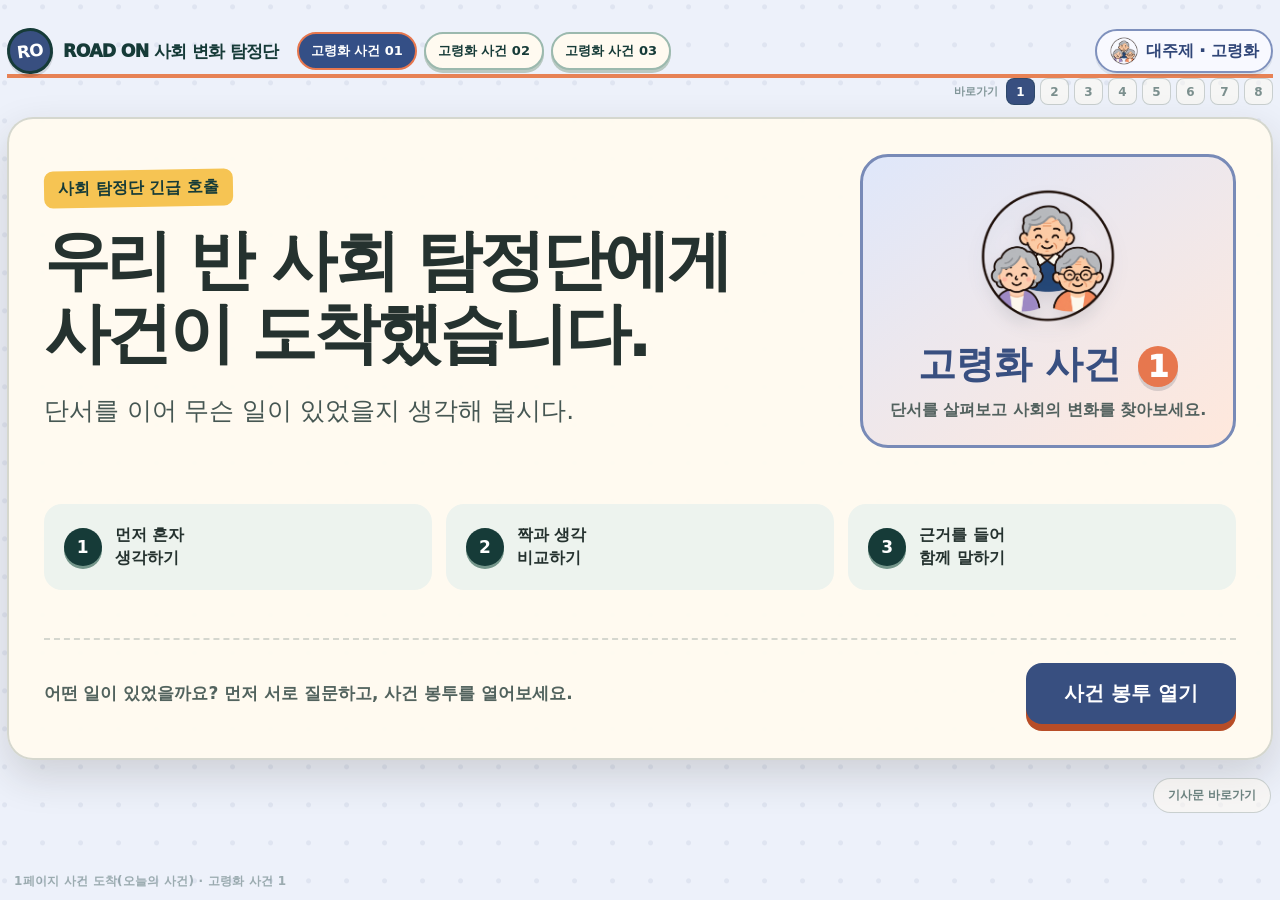
<file: aging/index.html>
<!doctype html>
<html lang="ko">
<head>
  <meta charset="utf-8">
  <meta name="viewport" content="width=device-width, initial-scale=1">
  <meta name="theme-color" content="#113d3a">
  <title>ROAD ON 사회 변화 탐정단</title>
  <link rel="manifest" href="./manifest.webmanifest">
  <style>
    :root{--ink:#163b38;--paper:#fffaf0;--cream:#f5ecd8;--orange:#ef7b45;--yellow:#f6c453;--mint:#7db9a7;--blue:#4d7ea8;--red:#c94c4c;--line:#d4c6a8;--shadow:0 16px 40px rgba(44,39,28,.16)}
    *{box-sizing:border-box}
    [hidden]{display:none!important}
    body{margin:0;font-family:"Pretendard","Noto Sans KR",system-ui,sans-serif;color:#25322f;background:#dce8e1;min-height:100vh;word-break:keep-all;overflow-wrap:normal}
    button,input,textarea{font:inherit;word-break:keep-all;overflow-wrap:normal}
    button{cursor:pointer}
    button:focus-visible,input:focus-visible,textarea:focus-visible,a:focus-visible{outline:4px solid #ffd166;outline-offset:3px}
    .app{min-height:100vh;background:radial-gradient(circle at 15% 10%,rgba(255,255,255,.9),transparent 35%),linear-gradient(135deg,#e7efe8,#cedfd7)}
    .screen{display:none;min-height:100vh;padding:28px 24px 72px}
    .screen.active{display:block}
    .shell{max-width:1180px;margin:auto}
    .topbar{display:flex;justify-content:space-between;align-items:center;gap:18px;margin-bottom:20px}
    .brand{display:flex;align-items:center;gap:12px;color:var(--ink);font-weight:900;letter-spacing:-.03em}
    .brand-mark{width:42px;height:42px;border:3px solid var(--ink);border-radius:50%;display:grid;place-items:center;background:var(--yellow);transform:rotate(-7deg)}
    .case-chip{background:var(--ink);color:white;border-radius:999px;padding:9px 14px;font-weight:800;font-size:14px}
    .card{background:rgba(255,250,240,.97);border:2px solid rgba(22,59,56,.18);border-radius:26px;box-shadow:var(--shadow);padding:clamp(22px,4vw,48px)}
    h1,h2,h3,p{margin-top:0}
    h1{font-size:clamp(40px,5.8vw,66px);line-height:1.1;letter-spacing:-.05em;margin-bottom:20px}
    h2{font-size:clamp(29px,4vw,46px);letter-spacing:-.045em;margin-bottom:12px;color:var(--ink)}
    h3{font-size:23px;color:var(--ink)}
    .lead{font-size:clamp(18px,2.4vw,25px);line-height:1.65;color:#465753}
    .primary,.secondary,.ghost{border:0;border-radius:16px;padding:15px 22px;font-weight:900;transition:.18s transform,.18s box-shadow,.18s opacity}
    .primary{background:var(--orange);color:white;box-shadow:0 7px 0 #b84d27}
    .secondary{background:var(--ink);color:white;box-shadow:0 7px 0 #092724}
    .ghost{background:#e7eee9;color:var(--ink);border:2px solid #aac1b8}
    .primary:hover,.secondary:hover{transform:translateY(-2px)}
    .primary:active,.secondary:active{transform:translateY(5px);box-shadow:0 2px 0 rgba(0,0,0,.35)}
    button:disabled{cursor:not-allowed;opacity:.42;transform:none!important;box-shadow:none!important}
    .actions{display:flex;flex-wrap:wrap;gap:14px;margin-top:24px}
    .page-label{position:fixed;left:14px;bottom:10px;font-size:12px;font-weight:800;letter-spacing:.02em;color:rgba(22,59,56,.38);pointer-events:none;z-index:30}
    .progress{height:9px;background:rgba(22,59,56,.12);border-radius:999px;overflow:hidden;margin-bottom:22px}
    .progress span{display:block;height:100%;background:linear-gradient(90deg,var(--orange),var(--yellow));width:12.5%;transition:width .35s}
    .intro-card{position:relative;overflow:hidden;min-height:570px;display:grid;align-items:center}
    .intro-card:after{content:"?";position:absolute;right:24px;bottom:-82px;font:900 330px/1 Georgia;color:rgba(22,59,56,.055);transform:rotate(8deg)}
    .kicker{display:inline-block;background:var(--yellow);color:var(--ink);font-weight:950;padding:8px 14px;border-radius:9px;transform:rotate(-1deg);margin-bottom:18px}
    .mission{width:100%;position:relative;z-index:1}
    .intro-copy{max-width:850px}
    .intro-copy .lead{max-width:790px;margin-bottom:0}
    .rule-strip{display:grid;grid-template-columns:repeat(3,1fr);gap:14px;margin-top:34px}
    .rule{background:#edf3ee;border:2px solid transparent;border-radius:18px;padding:17px 18px;display:flex;align-items:center;gap:13px;font-weight:900;line-height:1.42;min-height:86px}
    .rule-number{width:38px;height:38px;border-radius:50%;display:grid;place-items:center;flex:0 0 auto;background:var(--ink);color:white;font-size:17px;box-shadow:0 3px 0 #75968b}
    .intro-actions{margin-top:26px;padding-top:23px;border-top:2px dashed rgba(22,59,56,.18);display:flex;align-items:center;justify-content:space-between;gap:24px}
    .intro-cue{margin:0;color:#52635e;font-size:17px;font-weight:750}
    .intro-start{font-size:20px;padding:17px 30px;min-width:210px}
    .screen[data-page="2"]{padding:14px 18px 38px}
    .screen[data-page="2"] .topbar{margin-bottom:8px}
    .screen[data-page="2"] .progress{margin-bottom:10px}
    .screen[data-page="2"] .card{padding:16px}
    .clue-index{display:flex;align-items:flex-end;gap:5px;margin:0 0 -1px 12px;min-height:39px;position:relative;z-index:3}
    .clue-index-tab{min-width:128px;max-width:225px;height:39px;border:1px solid #9fb8af;border-bottom:0;border-radius:12px 12px 0 0;padding:7px 13px;background:#dce9e3;color:#49615a;font-size:13px;font-weight:900;white-space:nowrap;overflow:hidden;text-overflow:ellipsis;box-shadow:inset 0 -3px rgba(22,59,56,.06);transition:.18s}
    .clue-index-tab:nth-child(2){background:#f0e4b8}.clue-index-tab:nth-child(3){background:#e7d5dc}.clue-index-tab:nth-child(4){background:#cfe1ed}
    .clue-index-tab.completed{color:var(--ink);cursor:pointer}
    .clue-index-tab.current{height:44px;background:var(--paper);color:var(--ink);border:2px solid var(--yellow);border-bottom:0;box-shadow:none}
    .clue-index-tab:disabled{opacity:.55;cursor:not-allowed}
    .clue-index-tab.completed:hover,.clue-index-tab.completed:focus-visible{transform:translateY(-3px);filter:saturate(1.15)}
    .clue-layout{display:grid;grid-template-columns:minmax(520px,1.35fr) minmax(350px,.65fr);gap:14px;height:clamp(485px,calc(100dvh - 220px),645px);min-height:0}
    .clue-side{display:grid;grid-template-rows:auto 1fr;gap:12px;min-height:0}
    .clue-stage{height:100%;min-height:0;display:flex;flex-direction:column;justify-content:center;align-items:center;text-align:center;background:linear-gradient(145deg,#113d3a,#235e58);color:white;border-radius:20px;padding:22px;position:relative;overflow:hidden}
    .clue-stage:before{content:"";position:absolute;inset:20px;border:2px dashed rgba(255,255,255,.24);border-radius:18px}
    .clue-no{position:relative;font-size:clamp(28px,3.2vw,38px);font-weight:950;color:var(--ink);margin-bottom:10px}
    .clue-value{position:relative;font-size:clamp(90px,12vw,150px);line-height:1;font-weight:950;letter-spacing:-.065em;color:var(--ink)}
    .clue-hint{position:relative;font-size:clamp(18px,2vw,22px);line-height:1.45;color:#52635e;margin-top:14px}
    .observe-timer{position:relative;margin-top:24px;background:rgba(255,255,255,.14);border:2px solid rgba(255,255,255,.28);border-radius:999px;padding:10px 18px;font-weight:850;color:#fff}
    .observe-timer strong{display:inline-block;min-width:30px;color:var(--yellow);font-size:24px}
    .envelope{width:min(360px,78vw);aspect-ratio:1.55;border:0;background:#eacb8d;border-radius:10px;position:relative;filter:drop-shadow(0 18px 20px rgba(0,0,0,.25));transition:transform .7s;z-index:2;overflow:visible}
    .envelope:before{content:"";position:absolute;inset:0;background:linear-gradient(145deg,transparent 49.5%,#dcb976 50%) left/50% 100% no-repeat,linear-gradient(215deg,transparent 49.5%,#dcb976 50%) right/50% 100% no-repeat;border-radius:10px}
    .envelope-flap{position:absolute;left:0;right:0;top:0;height:58%;background:#f0d59e;clip-path:polygon(0 0,100% 0,50% 100%);transform-origin:top;transition:transform .75s;z-index:3}
    .envelope-seal{position:absolute;left:50%;top:48%;transform:translate(-50%,-50%);width:68px;height:68px;border-radius:50%;display:grid;place-items:center;background:#b94b3e;color:#fff4d7;border:4px double #efb06f;font:900 35px Georgia;z-index:4;transition:.4s}
    .envelope-caption{position:absolute;left:50%;bottom:-48px;transform:translateX(-50%);white-space:nowrap;color:#fff;font-weight:900;font-size:17px}
    .envelope.opened{transform:translateY(35px) scale(.88);pointer-events:none}
    .envelope.opened .envelope-flap{transform:rotateX(180deg);z-index:0}
    .envelope.opened .envelope-seal{opacity:0;transform:translate(-50%,-90%) scale(.45)}
    .clue-reveal{position:relative;z-index:5;animation:clueRise .65s both;width:min(680px,100%)}
    @keyframes clueRise{from{opacity:0;transform:translateY(35px) scale(.92)}to{opacity:1;transform:none}}
    .clue-paper-scene{position:relative;height:390px;width:100%;display:flex;justify-content:center;align-items:flex-start}
    .clue-paper{position:relative;width:min(560px,90%);min-height:275px;background:linear-gradient(135deg,#fffdf6,#f3e9ce);border:2px solid #c9ad75;border-radius:9px;padding:30px 34px 55px;box-shadow:0 12px 25px rgba(0,0,0,.24);z-index:2;animation:paperOut .8s both}
    .clue-value[data-length="long"]{font-size:clamp(52px,6.4vw,88px);line-height:1.12;letter-spacing:-.045em;word-break:keep-all;overflow-wrap:normal}
    .clue-value[data-length="medium"]{font-size:clamp(66px,8.5vw,112px);line-height:1.08;word-break:keep-all}
    .clue-paper:before{content:"";position:absolute;inset:10px;border:2px dashed rgba(84,67,37,.18);border-radius:4px;pointer-events:none}
    @keyframes paperOut{from{transform:translateY(95px);opacity:.25}to{transform:translateY(0);opacity:1}}
    .magnifier-mark{position:absolute;right:18px;top:16px;width:52px;height:52px;border:7px solid rgba(22,59,56,.18);border-radius:50%;z-index:3}
    .magnifier-mark:after{content:"";position:absolute;width:30px;height:7px;background:rgba(22,59,56,.18);right:-23px;bottom:-10px;transform:rotate(45deg);border-radius:8px}
    .open-envelope{position:absolute;left:50%;bottom:0;transform:translateX(-50%);width:min(440px,94%);height:170px;background:#d7af65;border-radius:10px;filter:drop-shadow(0 14px 14px rgba(0,0,0,.24));z-index:1}
    .open-envelope:before{content:"";position:absolute;left:0;right:0;top:-105px;height:125px;background:#efd398;clip-path:polygon(0 100%,50% 0,100% 100%);z-index:0}
    .open-envelope:after{content:"";position:absolute;inset:0;background:linear-gradient(150deg,transparent 49.5%,#e8c47f 50%) left/50% 100% no-repeat,linear-gradient(210deg,transparent 49.5%,#e8c47f 50%) right/50% 100% no-repeat;border-radius:10px;z-index:4}
    .open-envelope-label{position:absolute;left:50%;bottom:25px;transform:translateX(-50%);z-index:5;color:#70552d;font-weight:950;letter-spacing:.08em;white-space:nowrap}
    .clue-review{position:absolute;inset:22px;z-index:15;display:grid;place-items:center;background:rgba(8,39,36,.94);border:2px dashed rgba(255,255,255,.34);border-radius:18px;padding:22px}
    .clue-review-card{width:min(520px,92%);background:#fffdf6;color:var(--ink);border:3px solid var(--yellow);border-radius:18px;padding:28px;box-shadow:0 18px 45px rgba(0,0,0,.32)}
    .clue-review-card .review-order{font-size:21px;font-weight:900;color:#68766f}
    .clue-review-card .review-value{margin:8px 0;font-size:clamp(46px,7vw,82px);line-height:1.12;font-weight:950;letter-spacing:-.045em;word-break:keep-all}
    .clue-review-card .review-hint{margin:0 0 18px;font-size:17px;line-height:1.55;color:#52635e}
    .activity-panel{background:#edf4ef;border:3px solid #9bb9ae;border-radius:18px;padding:12px 16px;display:grid;grid-template-columns:auto 1fr auto;grid-template-areas:"icon title timer" "icon text timer";align-items:center;gap:3px 12px;text-align:left;min-height:112px}
    .activity-icon{grid-area:icon;font-size:38px;margin:0}
    .activity-panel h3{grid-area:title;margin:0;font-size:19px}
    .activity-panel p{grid-area:text;margin:0;font-size:14px;line-height:1.45}
    .activity-panel .countdown{grid-area:timer;margin:0}
    .activity-panel.discussion-active{border-color:var(--yellow);background:#fff8dc;animation:discussionPulse .75s ease-in-out 2}
    @keyframes discussionPulse{50%{transform:translateY(-2px);box-shadow:0 0 0 8px rgba(246,196,83,.22)}}
    .thinking-box{background:#f5ecd8;border-radius:18px;padding:14px 16px;min-width:0;min-height:0;overflow:auto}
    .prediction-head{display:grid;grid-template-columns:1fr auto;grid-template-areas:"title button" "text text";align-items:center;gap:5px 12px}
    .prediction-head h3{grid-area:title;margin:0}
    .prediction-head p{grid-area:text;margin:0}
    .prediction-head .help-button{grid-area:button;white-space:nowrap}
    .prediction-content.preview{opacity:.62;pointer-events:none}
    .first-prediction{margin:0 0 12px;padding:10px 12px;background:#fffdf7;border:2px solid #c9d8d1;border-radius:14px}
    .first-prediction label{display:block;font-size:14px;font-weight:950;color:var(--ink);margin-bottom:6px}
    .first-prediction input{width:100%;border:2px solid #9bb9ae;border-radius:10px;padding:10px 11px;background:white;font-size:15px}
    .help-button{border:2px solid #73998b;background:white;color:var(--ink);border-radius:999px;padding:11px 16px;font-weight:900}
    .word-choice-grid{display:flex;flex-wrap:wrap;gap:8px;margin:8px 0}
    .word-choice{border:2px solid #aac1b8;background:white;color:var(--ink);border-radius:999px;padding:9px 14px;font-size:16px;font-weight:950;box-shadow:0 3px 0 #c5d2cc}
    .word-choice.selected{background:var(--yellow);border-color:#b57a00;box-shadow:0 4px 0 #9f6d00}
    .hypothesis-board{margin-top:9px;background:#fffdf7;border:2px dashed #88a79b;border-radius:15px;padding:11px 12px}
    .hypothesis-board h3{font-size:18px;margin:0 0 8px}
    .combine-row{display:grid;grid-template-columns:minmax(0,1fr) 32px minmax(0,1fr);gap:8px;align-items:center;width:100%}
    .combine-card{min-width:0;max-width:100%;min-height:52px;border-radius:12px;display:grid;place-items:center;text-align:center;padding:8px 6px;font-size:clamp(16px,1.8vw,23px);line-height:1.2;font-weight:950;word-break:keep-all;overflow-wrap:normal}
    .combine-card.clue-token{background:var(--ink);color:white}
    .combine-card.drop-slot{background:#fff4c8;border:3px dashed #c7901d;color:#846b36;transition:.18s}
    .combine-card.drop-slot.filled{background:var(--yellow);border-style:solid;color:var(--ink)}
    .combine-card.drop-slot.dragover{transform:scale(1.03);background:#ffe9a0}
    .combine-plus{text-align:center;font-size:26px;font-weight:950;color:var(--orange)}
    .hypothesis-sentence{margin:9px 0 0;padding-top:8px;border-top:1px solid #d8caaa;font-size:15px;line-height:1.5;font-weight:800;color:var(--ink)}
    .clue-instruction{font-weight:900;color:var(--ink);background:#fff2bd;border-left:6px solid var(--yellow);padding:10px 15px;border-radius:10px;margin-bottom:10px;font-size:17px}
    .countdown{width:62px;height:62px;margin:0;border-radius:50%;display:grid;place-items:center;background:var(--ink);color:white;font-size:25px;font-weight:950;box-shadow:0 0 0 5px #dce9e3}
    .choice-grid{display:grid;gap:9px;margin:14px 0}
    .choice{border:2px solid #b9c9c2;background:white;color:var(--ink);border-radius:13px;padding:12px;text-align:left;font-weight:800}
    .choice.selected{background:#d8eee6;border-color:#267064}
    textarea{width:100%;min-height:96px;border:2px solid #b9c9c2;border-radius:14px;padding:13px;background:white;resize:vertical}
    .reason-line{margin-top:8px}
    .reason-actions{display:grid;grid-template-columns:minmax(0,1fr) minmax(0,1fr);gap:12px;align-items:center}
    .reason-actions button{width:100%;min-width:0;padding:10px 12px;border-radius:11px;line-height:1.3;word-break:keep-all}
    .discussion-action{background:var(--orange);box-shadow:0 5px 0 #a94320}
    .reason-line input{width:100%;border:2px solid #b9c9c2;border-radius:11px;padding:10px 11px;background:white;margin-top:8px}
    .reason-line .help-button{font-size:13px;white-space:nowrap}
    .micro{font-size:13px;color:#6c746f;line-height:1.5}
    .code-dialog-backdrop{position:fixed;inset:0;background:rgba(8,31,28,.7);display:grid;place-items:center;padding:20px;z-index:100}
    .code-dialog{width:min(470px,100%);background:var(--paper);border:5px solid var(--yellow);border-radius:25px;padding:28px;text-align:center;box-shadow:0 24px 70px rgba(0,0,0,.36)}
    .code-dialog h2{font-size:30px;margin-bottom:9px}
    .code-dialog input{width:100%;border:3px solid #9bb9ae;border-radius:14px;padding:14px;text-align:center;font-size:25px;font-weight:900;letter-spacing:.18em;margin:12px 0}
    .code-dialog-actions{display:flex;justify-content:center;gap:10px;margin-top:8px}
    .investigation-head{display:grid;grid-template-columns:auto 1fr;align-items:center;gap:24px;margin-bottom:16px;padding:4px 6px}
    .investigation-head h2,.investigation-head p{margin:0}
    .investigation-head .lead{font-size:clamp(16px,1.8vw,20px)}
    .article-layout{display:grid;grid-template-columns:minmax(0,1fr) minmax(230px,290px);gap:18px;align-items:start}
    .article{max-width:none;margin:0;background-color:#fffef9;background-image:radial-gradient(rgba(41,55,51,.055) .7px,transparent .7px);background-size:5px 5px;border:1px solid #c9c1b0;border-top:7px solid #172d29;padding:clamp(22px,3.2vw,42px);box-shadow:0 12px 30px rgba(50,40,25,.1);border-radius:2px}
    .newspaper-name{display:flex;justify-content:space-between;align-items:center;gap:16px;padding-bottom:8px;border-bottom:1px solid #273b37;color:#44524e;font-size:13px;font-weight:800;letter-spacing:.04em}
    .article h3{font-family:"Noto Serif KR","Malgun Gothic",Batang,serif;font-size:clamp(28px,3.4vw,42px);line-height:1.28;letter-spacing:-.045em;margin:20px 0 15px;color:#172d29;word-break:keep-all}
    .article-meta{border-top:3px double var(--ink);border-bottom:1px solid var(--line);padding:9px 0;margin-bottom:22px;font-size:14px;font-weight:800;color:#59635e}
    .article-body p{font-family:"Noto Serif KR",Batang,"Malgun Gothic",serif;font-size:18px;line-height:1.95;color:#202a27;margin:12px 0;word-break:keep-all;overflow-wrap:normal}
    .evidence-word{display:inline;border:0;border-bottom:1px dotted rgba(33,73,66,.48);background:transparent;color:inherit;border-radius:0;padding:0 2px;margin:0 1px;font:inherit;font-weight:inherit;white-space:nowrap;box-shadow:none;text-decoration:none;transition:background .16s,border-color .16s}
    .evidence-word:hover,.evidence-word:focus-visible{background:#fff2bd;border-bottom-color:#9b6b05;outline:2px solid rgba(246,196,83,.45);outline-offset:1px}
    .evidence-word.marked{background:linear-gradient(transparent 45%,rgba(246,196,83,.72) 45%);border-bottom-color:#9b6b05;font-weight:800;box-shadow:none}
    .evidence-word.marked:after{content:"✓";margin-left:4px;color:#8b341e;font-size:12px}
    .word-help{position:sticky;top:16px;background-color:#fff;background-image:radial-gradient(#d7d7d7 .7px,transparent .7px);background-size:5px 5px;border:0;border-top:5px solid #171717;border-radius:0;padding:10px 0 0;color:#202020}
    .word-help h3{margin:0;padding:0 10px 9px;border-bottom:2px solid #222;font-family:"Noto Serif KR",Batang,serif;font-size:22px}
    .word-help>p{margin:9px 10px 7px}
    .glossary-list{display:grid;gap:0}
    .glossary-button{width:100%;border:0;border-bottom:1px solid #c9c9c9;background:transparent;color:#202020;border-radius:0;padding:12px 10px;text-align:left;font-family:"Noto Serif KR",Batang,serif;font-size:16px;font-weight:800}
    .glossary-button:hover,.glossary-button[aria-expanded="true"]{background:rgba(246,196,83,.2)}
    .glossary-number{display:inline-block;min-width:24px;font-weight:950}
    .glossary-meaning{margin:0;padding:0 12px 12px 34px;border-bottom:1px solid #c9c9c9;background:rgba(255,255,255,.72);font-size:14px;line-height:1.6;color:#4b4b4b}
    .source-link{display:inline-block;color:#245f57;font-weight:850;text-underline-offset:3px}
    .evidence-tray{position:sticky;bottom:28px;max-width:none;margin:18px auto 0;background:var(--ink);color:white;border-radius:18px;padding:15px 18px;display:flex;align-items:center;justify-content:space-between;gap:14px;box-shadow:var(--shadow)}
    @media(min-width:781px){
      .clue-side:has(#predictionContent:not([hidden])){grid-template-rows:88px 1fr;gap:8px}
      .clue-side:has(#predictionContent:not([hidden])) .activity-panel{min-height:88px;padding:8px 12px;border-width:2px}
      .clue-side:has(#predictionContent:not([hidden])) .activity-icon{font-size:30px}
      .clue-side:has(#predictionContent:not([hidden])) .activity-panel h3{font-size:17px}
      .clue-side:has(#predictionContent:not([hidden])) .activity-panel p{font-size:12px}
      .clue-side:has(#predictionContent:not([hidden])) .thinking-box{padding:9px 12px;overflow:hidden}
      .clue-side:has(#predictionContent:not([hidden])) .first-prediction{margin-bottom:7px;padding:7px 9px}
      .clue-side:has(#predictionContent:not([hidden])) .first-prediction label{margin-bottom:3px;font-size:12px}
      .clue-side:has(#predictionContent:not([hidden])) .first-prediction input{padding:7px 9px;font-size:13px}
      .clue-side:has(#predictionContent:not([hidden])) .prediction-head{gap:8px}
      .clue-side:has(#predictionContent:not([hidden])) .prediction-head h3{font-size:19px}
      .clue-side:has(#predictionContent:not([hidden])) .prediction-head .micro{font-size:11px;line-height:1.3}
      .clue-side:has(#predictionContent:not([hidden])) .help-button{padding:7px 9px;font-size:12px}
      .clue-side:has(#predictionContent:not([hidden])) .prediction-content>p{margin:6px 0;font-size:13px}
      .clue-side:has(#predictionContent:not([hidden])) .word-choice-grid{gap:5px;margin:5px 0}
      .clue-side:has(#predictionContent:not([hidden])) .word-choice{padding:6px 10px;font-size:14px;box-shadow:0 2px 0 #c5d2cc}
      .clue-side:has(#predictionContent:not([hidden])) .hypothesis-board{margin-top:6px;padding:7px 9px}
      .clue-side:has(#predictionContent:not([hidden])) .hypothesis-board h3{font-size:15px;margin-bottom:5px}
      .clue-side:has(#predictionContent:not([hidden])) .combine-card{min-height:42px;font-size:17px}
      .clue-side:has(#predictionContent:not([hidden])) .hypothesis-sentence{margin-top:5px;padding-top:5px;font-size:12px;line-height:1.35}
      .clue-side:has(#predictionContent:not([hidden])) .reason-line{margin-top:5px}
      .clue-side:has(#predictionContent:not([hidden])) .reason-actions button{padding:7px 9px;font-size:12px}
      .clue-side:has(#predictionContent:not([hidden])) .prediction-content>.micro{margin:5px 0 0;font-size:11px;line-height:1.25}
    }
    .data-grid{display:grid;grid-template-columns:1fr 1fr;gap:22px}
    .data-card{background:#fff;border-radius:22px;padding:26px;border:2px solid #cad8d2}
    .big-stat{font-size:clamp(54px,8vw,92px);font-weight:950;color:var(--orange);letter-spacing:-.06em}
    .people{display:flex;flex-wrap:wrap;gap:8px;margin:22px 0}
    .person{width:42px;height:42px;border-radius:50% 50% 42% 42%;background:#d5ddd9;display:grid;place-items:center}
    .person.on{background:var(--mint)}
    .timebar{height:34px;background:#dce5e0;border-radius:999px;overflow:hidden;margin:28px 0 12px}
    .timebar span{display:block;width:60%;height:100%;background:repeating-linear-gradient(45deg,var(--orange),var(--orange) 12px,#f29a70 12px,#f29a70 24px)}
    .check-question{margin-top:22px;padding:20px;background:#f5ecd8;border-radius:18px}
    .video-layout{display:grid;grid-template-columns:minmax(0,1.4fr) minmax(280px,.6fr);gap:22px}
    .video-frame{aspect-ratio:16/9;background:#132522;border-radius:20px;display:grid;place-items:center;color:white;padding:25px;text-align:center;overflow:hidden}
    .video-frame iframe{width:100%;height:100%;border:0;background:white}
    .watch-list{background:#f5ecd8;border-radius:20px;padding:24px}
    .watch-item{display:flex;gap:10px;padding:13px 0;border-bottom:1px solid #d6c8a9;line-height:1.45}
    .watch-item input{width:22px;height:22px;flex:0 0 auto}
    .compare-grid{display:grid;grid-template-columns:1fr 1fr;gap:20px}
    .compare-column{border-radius:22px;padding:24px;min-height:360px}
    .compare-column.good{background:#dff0e8;border:3px solid #70a895}
    .compare-column.hard{background:#fff0e4;border:3px solid #e3966f}
    .compare-card{display:block;width:100%;border:2px solid transparent;border-radius:14px;background:white;padding:16px;margin:11px 0;text-align:left;font-weight:800;line-height:1.5}
    .compare-card.selected{border-color:var(--ink);box-shadow:0 0 0 3px rgba(22,59,56,.14)}
    .sentence{background:white;border:3px dashed #9bb4a9;border-radius:20px;padding:24px;font-size:clamp(20px,3vw,30px);line-height:1.9;font-weight:800}
    .word-options{display:flex;flex-wrap:wrap;gap:10px;margin:18px 0}
    .word-card{border:2px solid #a8beb4;background:#fff;border-radius:13px;padding:11px 14px;font-weight:800}
    .word-card.selected{background:var(--yellow);border-color:#b57a00}.word-card.wrong{background:#fff0ee;border-color:#d64f45;color:#9d2922;animation:wrongShake .28s ease}.word-card.wrong:after{content:" · 다시 생각해 보세요";font-size:.82em}
    .report{max-width:820px;margin:auto;background:#fffaf0;border:12px solid var(--ink);outline:4px solid var(--yellow);padding:clamp(25px,5vw,52px);position:relative}
    .report:before{content:"사건 해결";position:absolute;right:24px;top:25px;border:4px double var(--red);color:var(--red);padding:8px;font-weight:950;transform:rotate(7deg)}
    .report-section{border-top:2px dashed #bfaf91;padding-top:18px;margin-top:20px}
    .report blockquote{margin:10px 0;background:#fff2b8;border-left:6px solid var(--yellow);padding:15px;line-height:1.6}
    .report input{width:100%;border:0;border-bottom:2px solid #768b82;background:transparent;padding:12px 4px;font-size:18px}
    .toast{position:fixed;left:50%;bottom:48px;transform:translate(-50%,20px);background:#152d29;color:white;padding:12px 18px;border-radius:999px;font-weight:800;opacity:0;pointer-events:none;transition:.2s;z-index:50}
    .toast.show{opacity:1;transform:translate(-50%,0)}
    .discussion-pop{position:fixed;inset:0;z-index:140;display:grid;place-items:center;padding:24px;background:rgba(10,37,34,.28);pointer-events:none;animation:popFade 2.2s both}
    .discussion-pop-card{width:min(520px,92vw);background:#fffdf4;border:6px solid var(--yellow);border-radius:26px;padding:30px;text-align:center;box-shadow:0 24px 70px rgba(0,0,0,.32)}
    .discussion-pop-icon{font-size:58px;line-height:1}
    .discussion-pop h2{margin:12px 0 8px;font-size:clamp(27px,4vw,38px);word-break:keep-all}
    .discussion-pop p{margin:0;font-size:18px;line-height:1.55;color:#42524d;word-break:keep-all}
    @keyframes popFade{0%{opacity:0}12%,78%{opacity:1}100%{opacity:0}}
    @media(prefers-reduced-motion:reduce){.activity-panel.discussion-active,.discussion-pop{animation:none}}
    @media(max-width:780px){.screen{padding:16px 12px 64px}.screen[data-page="2"]{padding:16px 12px 64px}.topbar{align-items:flex-start}.brand-text{font-size:14px}.card{border-radius:20px}.clue-index{overflow-x:auto;align-items:flex-end;margin-left:4px;padding-top:4px}.clue-index-tab{min-width:104px;padding-inline:9px}.rule-strip,.data-grid,.video-layout,.compare-grid,.clue-layout,.article-layout{grid-template-columns:1fr}.clue-layout{height:auto;max-height:none}.rule-strip{gap:10px;margin-top:24px}.rule{min-height:68px;padding:12px 14px}.intro-actions{align-items:stretch;flex-direction:column}.intro-start{width:100%}.clue-stage{height:auto;min-height:430px;padding-inline:16px}.clue-paper-scene{height:345px}.clue-paper{min-height:250px;padding-inline:18px}.clue-side{display:grid}.activity-panel{min-height:160px}.prediction-head{grid-template-columns:1fr auto}.prediction-head .micro{grid-column:1/-1;grid-row:2}.word-choice{font-size:17px;padding:12px 17px}.combine-row{grid-template-columns:minmax(0,1fr) 24px minmax(0,1fr);gap:5px}.combine-plus{font-size:22px}.investigation-head{grid-template-columns:1fr;gap:6px}.word-help{position:static}.evidence-tray{bottom:34px;align-items:flex-start;flex-direction:column}.compare-column{min-height:auto}.intro-card{min-height:calc(100vh - 110px)}}
    @media print{.topbar,.actions,.page-label,.progress,.toast{display:none!important}.screen{display:none!important}.screen[data-page="8"]{display:block!important;padding:0}.report{box-shadow:none;margin:0}}
  </style>
<link rel="stylesheet" href="./case-content.css?v=20260918-8">
<link rel="stylesheet" href="../theme-switcher.css?v=7">
</head>
<body>
<div class="app" id="app">
  <section class="screen active" data-page="1">
    <div class="shell">
      <div class="topbar"><div class="brand"><span class="brand-mark">RO</span><span class="brand-text">ROAD ON 사회 변화 탐정단</span></div><span class="case-chip">고령화 사건 01</span></div>
      <div class="card intro-card"><div class="mission"><div class="intro-copy"><span class="kicker">사회 탐정단 긴급 호출</span><h1>우리 반 사회 탐정단에게<br>사건이 도착했습니다.</h1><p class="lead">어떤 지역의 학교에서 학생들의 생활이 크게 달라졌습니다. 단서를 하나씩 살펴보고 변화의 원인과 결과를 찾아보세요.</p></div><div class="rule-strip"><div class="rule"><span class="rule-number">1</span><span>먼저 혼자<br>생각하기</span></div><div class="rule"><span class="rule-number">2</span><span>짝과 생각<br>비교하기</span></div><div class="rule"><span class="rule-number">3</span><span>근거를 들어<br>함께 말하기</span></div></div><div class="intro-actions"><p class="intro-cue">준비가 되면 오늘의 사건 봉투를 열어보세요.</p><button class="primary intro-start" data-next>사건 봉투 열기</button></div></div></div>
    </div>
  </section>

  <section class="screen" data-page="2">
    <div class="shell"><div class="topbar"><div class="brand"><span class="brand-mark">RO</span><span>ROAD ON 사회 변화 탐정단</span></div><span class="case-chip">고령화 사건 01</span></div><div class="progress"><span></span></div>
      <div class="card"><nav class="clue-index" id="clueIndex" aria-label="단서 인덱스"></nav><div class="clue-instruction" id="clueInstruction">첫 번째 단서 - 단서를 보고 어떤 내용의 기사일지 예상해보세요.</div>
        <div class="clue-layout"><div class="clue-stage"><button class="envelope" id="clueEnvelope" aria-label="첫 번째 단서 봉투 열기"><span class="envelope-flap"></span><span class="envelope-seal">?</span><span class="envelope-caption">봉투를 눌러 단서 열기</span></button><div class="clue-reveal" id="clueReveal" hidden><div class="clue-paper-scene"><div class="clue-paper"><span class="magnifier-mark" aria-hidden="true"></span><div class="clue-no" id="clueNo">첫 번째 단서</div><div class="clue-value" id="clueValue">3</div><div class="clue-hint" id="clueHint">이 숫자는 학교와 관계가 있습니다.</div></div><div class="open-envelope"><span class="open-envelope-label">ROAD ON · CLUE</span></div></div></div><div class="clue-review" id="clueReview" hidden><div class="clue-review-card"><div class="review-order" id="reviewOrder"></div><div class="review-value" id="reviewValue"></div><p class="review-hint" id="reviewHint"></p><button class="primary" id="closeClueReview">현재 단서로 돌아가기</button></div></div></div>
          <div class="clue-side"><aside class="activity-panel" id="activityPanel"><div class="activity-icon" id="activityIcon">✉️</div><h3 id="activityTitle">단서 봉투를 열어보세요</h3><p id="activityText">봉투를 누르면 첫 번째 단서가 나타납니다.</p><div class="countdown" id="activityCountdown" hidden><span id="activityCount">8</span></div></aside>
            <aside class="thinking-box" id="predictionArea"><div class="first-prediction" id="firstPredictionWrap" hidden><label for="predictionNote">나의 첫 예상</label><input id="predictionNote" type="text" placeholder="예: 학교의 반이 3반까지 있을 것 같습니다."></div><div class="prediction-head"><h3>예상카드</h3><p class="micro">혼자 먼저 생각하고, 어려우면 도움카드를 열어보세요.</p><button class="help-button" id="showPredictionHelp" disabled>예상카드 도움받기</button></div><div class="prediction-content preview" id="predictionContent" hidden><p><strong>이 기사는 무엇과 관계있을까요?</strong></p><div class="word-choice-grid" id="predictionChoices"></div><div class="hypothesis-board"><h3>추리 조합</h3><div class="combine-row"><div class="combine-card clue-token" id="clueToken">3</div><div class="combine-plus">＋</div><div class="combine-card drop-slot" id="predictionSlot">예상카드를 놓아보세요</div></div><p class="hypothesis-sentence" id="hypothesisSentence">단서와 예상카드를 연결하면 추리 문장이 완성됩니다.</p></div><div class="reason-line"><div class="reason-actions"><button class="primary discussion-action" id="pairDone" hidden disabled>친구와 이야기하기</button><button class="secondary" id="openNextClue" disabled>다음 단서 카드 열기</button><button class="primary" id="finishClues" hidden disabled>기사문 수사 시작</button></div></div><p class="micro">※ 카드를 누르거나 조합판으로 끌어놓을 수 있습니다.</p></div></aside></div>
        </div>
      </div>
    </div>
  </section>

  <section class="screen" data-page="3">
    <div class="shell"><div class="topbar"><div class="brand"><span class="brand-mark">RO</span><span>ROAD ON 사회 변화 탐정단</span></div><span class="case-chip">고령화 사건 01</span></div><div class="progress"><span></span></div>
      <div class="card"><div class="investigation-head"><h2>기사문 수사</h2><p class="lead">중요한 낱말을 눌러 증거로 수집하세요. 증거를 한 가지 이상 찾아야 다음 수사로 갈 수 있습니다.</p></div>
        <div class="article-layout"><article class="article"><div class="newspaper-name"><span>ROAD ON 어린이 사회 신문</span><span>사회 변화 · 인구와 생활</span></div><h3>세 학교 친구들이<br>한 학교에 모였어요</h3><div class="article-meta">EBS 뉴스12 │ 2025년 12월 26일 │ 진태희 기자</div><div class="article-body">
          <p>전북 부안군의 <button class="evidence-word" data-evidence="세 초등학교">세 초등학교</button>는 <button class="evidence-word" data-evidence="학생 수">학생 수</button>가 줄어들자 <button class="evidence-word" data-evidence="하나의 학교">하나의 학교</button>로 합쳐졌습니다. 새 학교에는 여러 학교에 흩어져 있던 학생들이 함께 다니게 되었습니다.</p>
          <p>학생 수가 늘어나면서 전에는 하기 어려웠던 <button class="evidence-word" data-evidence="단체 활동">단체 활동</button>도 가능해졌습니다. 친구들과 <button class="evidence-word" data-evidence="피구">피구</button>를 하고, 여러 의견을 나누며 <button class="evidence-word" data-evidence="토론">토론</button>할 수 있게 된 것입니다. 조사에 참여한 <button class="evidence-word" data-evidence="11명 중 10명">11명 중 10명</button>은 <button class="evidence-word" data-evidence="수업 활동">수업 활동</button>이 전보다 다양해졌다고 답했습니다.</p>
          <p>그러나 <button class="evidence-word" data-evidence="등굣길">등굣길</button>이 길어진 학생도 생겼습니다. <button class="evidence-word" data-evidence="통학버스">통학버스</button>가 운행되고 있지만, 통학 시간이 <button class="evidence-word" data-evidence="30분 이상">30분 이상</button> 늘어난 학생도 있었습니다. 학생 수의 변화는 학교의 수뿐만 아니라 수업 활동과 등굣길에도 영향을 줍니다.</p></div>
          <p class="micro">출처: <a class="source-link" href="https://primary.ebs.co.kr/book/edu/ebsnews/view?encodingSeq=60677389" target="_blank" rel="noopener">EBS 뉴스12, 「학교 합쳤더니 교실에 활력…체계적 지원은 과제」 원문 보기</a>를 어린이용으로 재구성함.</p>
        </article><aside class="word-help"><h3>기사 속 어려운 낱말</h3><p class="micro">낱말을 누르면 뜻을 확인할 수 있어요.</p><div class="glossary-list">
          <button class="glossary-button" aria-expanded="false" data-meaning="여러 학교를 하나의 학교로 합치는 것을 말해요."><span class="glossary-number">1</span>학교 통합</button>
          <button class="glossary-button" aria-expanded="false" data-meaning="여러 사람이 함께하는 활동이에요."><span class="glossary-number">2</span>단체 활동</button>
          <button class="glossary-button" aria-expanded="false" data-meaning="서로의 생각과 까닭을 주고받으며 이야기하는 활동이에요."><span class="glossary-number">3</span>토론</button>
          <button class="glossary-button" aria-expanded="false" data-meaning="집과 학교 사이를 오가는 길이에요."><span class="glossary-number">4</span>등굣길</button>
          <button class="glossary-button" aria-expanded="false" data-meaning="학생들이 학교에 오가도록 운행하는 버스예요."><span class="glossary-number">5</span>통학버스</button>
        </div></aside></div>
        <div class="evidence-tray"><span id="evidenceCount">수집한 증거 0개</span><button class="primary" id="toData" disabled>통계 자료 확인</button></div>
      </div>
    </div>
  </section>

  <section class="screen" data-page="4">
    <div class="shell"><div class="topbar"><div class="brand"><span class="brand-mark">RO</span><span>ROAD ON 사회 변화 탐정단</span></div><span class="case-chip">고령화 사건 01</span></div><div class="progress"><span></span></div>
      <div class="card"><h2>자료 수사: 숫자가 말하는 것</h2><p class="lead">같은 사건을 숫자로 살펴보면 어떤 사실을 더 정확하게 알 수 있을까요?</p>
        <div class="data-grid"><div class="data-card"><div class="big-stat">10 / 11</div><h3>학생 11명 중 10명</h3><p>학교가 합쳐진 뒤 수업 활동이 전보다 다양해졌다고 답했습니다.</p><div class="people"><span class="person on">●</span><span class="person on">●</span><span class="person on">●</span><span class="person on">●</span><span class="person on">●</span><span class="person on">●</span><span class="person on">●</span><span class="person on">●</span><span class="person on">●</span><span class="person on">●</span><span class="person">●</span></div></div>
          <div class="data-card"><div class="big-stat">+30분</div><h3>길어진 통학 시간</h3><p>통학버스가 있어도 등굣길이 30분 이상 길어진 학생이 있었습니다.</p><div class="timebar"><span></span></div><p class="micro">한 칸을 10분이라고 생각하면 약 세 칸만큼 더 길어진 셈입니다.</p></div></div>
        <div class="check-question"><h3>두 숫자를 함께 보면 알 수 있는 사실은?</h3><div class="choice-grid"><button class="choice data-answer">학교 통합에는 좋아진 점과 불편해진 점이 함께 있다.</button><button class="choice data-answer">모든 학생의 등굣길이 짧아졌다.</button><button class="choice data-answer">학교가 합쳐져도 수업 활동은 달라지지 않는다.</button></div></div>
        <div class="actions"><button class="primary" id="toVideo" disabled>현장 영상 확인</button></div>
      </div>
    </div>
  </section>

  <section class="screen" data-page="5">
    <div class="shell"><div class="topbar"><div class="brand"><span class="brand-mark">RO</span><span>ROAD ON 사회 변화 탐정단</span></div><span class="case-chip">고령화 사건 01</span></div><div class="progress"><span></span></div>
      <div class="card"><h2>현장 확인</h2><p class="lead">기사에서 읽은 모습을 실제 뉴스 영상에서 찾아보세요.</p>
        <div class="video-layout"><div class="video-frame"><div><div style="font-size:68px">▶</div><h3 style="color:white">EBS 뉴스 기사·영상</h3><p>공식 페이지에서 원본 영상을 확인합니다.</p><a class="primary" style="display:inline-block;text-decoration:none" href="https://primary.ebs.co.kr/book/edu/ebsnews/view?encodingSeq=60677389" target="_blank" rel="noopener">공식 영상 열기</a></div></div>
          <aside class="watch-list"><h3>영상에서 찾기</h3><label class="watch-item"><input type="checkbox" class="watch-check"> 여러 친구가 함께 활동하는 모습</label><label class="watch-item"><input type="checkbox" class="watch-check"> 피구나 토론처럼 다양해진 수업</label><label class="watch-item"><input type="checkbox" class="watch-check"> 통학버스 또는 길어진 등굣길</label><p class="micro">한 가지 이상 찾았다면 표시하세요.</p></aside></div>
        <div class="actions"><button class="primary" id="toCompare" disabled>비교 수사 시작</button></div>
      </div>
    </div>
  </section>

  <section class="screen" data-page="6">
    <div class="shell"><div class="topbar"><div class="brand"><span class="brand-mark">RO</span><span>ROAD ON 사회 변화 탐정단</span></div><span class="case-chip">고령화 사건 01</span></div><div class="progress"><span></span></div>
      <div class="card"><h2>비교 탐구</h2><p class="lead">학교가 합쳐진 뒤 좋아진 점과 불편해진 점을 각각 하나 이상 고르세요.</p>
        <div class="compare-grid"><section class="compare-column good"><h3>좋아진 점</h3><button class="compare-card" data-side="good">함께 활동할 친구가 많아졌습니다.</button><button class="compare-card" data-side="good">피구나 토론 같은 단체 활동이 다양해졌습니다.</button><button class="compare-card" data-side="good">여러 학교의 친구들이 서로 만날 수 있습니다.</button></section>
          <section class="compare-column hard"><h3>불편해진 점</h3><button class="compare-card" data-side="hard">일부 학생은 학교까지 가는 시간이 길어졌습니다.</button><button class="compare-card" data-side="hard">통학버스를 타야 하는 학생이 생겼습니다.</button><button class="compare-card" data-side="hard">집에서 가까웠던 학교에 계속 다니기 어려워졌습니다.</button></section></div>
        <div class="actions"><button class="primary" id="toSolve" disabled>사건 해결하기</button></div>
      </div>
    </div>
  </section>

  <section class="screen" data-page="7">
    <div class="shell"><div class="topbar"><div class="brand"><span class="brand-mark">RO</span><span>ROAD ON 사회 변화 탐정단</span></div><span class="case-chip">고령화 사건 01</span></div><div class="progress"><span></span></div>
      <div class="card"><h2>사건 해결</h2><p class="lead">낱말 카드를 골라 조사한 내용을 한 문장으로 완성하세요.</p>
        <div class="sentence" id="sentencePreview">[원인] 세 학교가 하나로 합쳐졌고, [좋아진 점] 하지만 [불편해진 점]</div>
        <h3 style="margin-top:24px">① 원인</h3><div class="word-options" data-slot="cause"><button class="word-card">학생 수가 줄어들면서</button><button class="word-card">학생 수가 늘어나면서</button><button class="word-card">운동장이 작아지면서</button></div>
        <h3>② 좋아진 점</h3><div class="word-options" data-slot="benefit"><button class="word-card">수업 활동이 다양해졌습니다.</button><button class="word-card">친구를 만날 수 없게 되었습니다.</button><button class="word-card">학교 수가 늘어났습니다.</button></div>
        <h3>③ 불편해진 점</h3><div class="word-options" data-slot="difficulty"><button class="word-card">일부 학생의 등굣길은 길어졌습니다.</button><button class="word-card">모든 학생의 등굣길은 짧아졌습니다.</button><button class="word-card">통학버스가 모두 사라졌습니다.</button></div>
        <div class="actions"><button class="primary" id="toReport" disabled>탐정 보고서 만들기</button></div>
      </div>
    </div>
  </section>

  <section class="screen" data-page="8">
    <div class="shell"><div class="topbar"><div class="brand"><span class="brand-mark">RO</span><span>ROAD ON 사회 변화 탐정단</span></div><span class="case-chip">고령화 사건 01</span></div><div class="progress"><span></span></div>
      <div class="report" id="reportCard"><span class="kicker">ROAD ON 사회 변화 탐정단</span><h2>탐정 보고서</h2><p><strong>사건:</strong> 세 학교 친구들이 한 학교에 모인 까닭</p><div class="report-section"><h3>내가 찾은 기사 증거</h3><blockquote id="reportEvidence">선택한 증거가 표시됩니다.</blockquote></div><div class="report-section"><h3>비교해서 발견한 점</h3><p id="reportCompare"></p></div><div class="report-section"><h3>사건 해결 문장</h3><p id="reportSentence" style="font-size:21px;line-height:1.65;font-weight:850"></p></div><div class="report-section"><h3>나의 한 줄 생각</h3><input id="finalThought" placeholder="이 사건을 조사하며 든 생각을 적어 보세요."></div><p class="micro" style="margin-top:24px">자료 출처: EBS 뉴스12, 2025. 12. 26. 어린이용 재구성 기사</p></div>
      <div class="actions" style="justify-content:center"><button class="primary" id="savePng">PNG 이미지로 저장</button><button class="ghost" id="restart">처음부터 다시 하기</button></div>
    </div>
  </section>
</div>
<div class="code-dialog-backdrop" id="codeModal" hidden><div class="code-dialog" role="dialog" aria-modal="true" aria-labelledby="codeDialogTitle"><div style="font-size:46px">🔐</div><h2 id="codeDialogTitle">수업 진행 코드</h2><p>오늘 탐구하는 대주제 코드를 입력하세요.</p><input id="teacherCode" inputmode="text" maxlength="10" autocomplete="off" placeholder="대주제"><div class="code-dialog-actions"><button class="ghost" id="cancelCode">돌아가기</button><button class="primary" id="confirmCode">확인</button></div></div></div>
<div class="page-label" id="pageLabel">1페이지 사건 도착(오늘의 사건) · 고령화 사건</div><div class="toast" id="toast"></div><dialog class="lesson-dialog talk-dialog" id="discussionPop" aria-labelledby="talkTitle"><div class="discussion-pop-icon">🗣️</div><h2 id="talkTitle">친구와 이야기할 시간입니다.</h2><p class="speech-frame" id="speechFrame"></p><p class="speech-frame">왜냐하면 ______이기 때문입니다.</p><div class="my-prediction"><strong>내가 적은 예상</strong><p id="discussionPrediction"></p></div><p>친구의 생각을 듣고 “왜 그렇게 생각했어?”라고 물어보세요.</p><button class="primary" id="closeDiscussion">이야기를 마쳤어요</button></dialog>
<script src="./cases.js?v=20260918-aging-16"></script>
<script src="./case-content.js?v=20260918-18"></script>
<script>
const pageNames={1:'1페이지 사건 도착(오늘의 사건)',2:'2페이지 단서 추리(개별·짝 토의)',3:'3페이지 기사 수사(증거 표시)',4:'4페이지 자료 수사(통계·사진)',5:'5페이지 현장 확인(뉴스 영상)',6:'6페이지 비교 탐구(맞춤 비교판)',7:'7페이지 사건 해결(문장 완성)',8:'8페이지 탐정 보고서(이미지 저장)'};
const state={page:1,clue:0,prediction:'',predictions:[],optionOrders:[],completedClues:[],pairCompleted:false,evidence:[],dataAnswer:false,watch:[],good:'',hard:'',words:{cause:'',benefit:'',difficulty:''}};
const clues=lesson.clues;
const predictionOptions=clues.map(c=>c.options);
const clueOrders=['첫 번째','두 번째','세 번째','네 번째'];
let thinkingTimer=null;
const screens=[...document.querySelectorAll('.screen')];
const toast=document.getElementById('toast');
function notify(msg){toast.textContent=msg;toast.classList.add('show');setTimeout(()=>toast.classList.remove('show'),1700)}
function go(page){if(thinkingTimer){clearInterval(thinkingTimer);thinkingTimer=null}document.getElementById('codeModal').hidden=true;state.page=page;screens.forEach(s=>s.classList.toggle('active',Number(s.dataset.page)===page));updatePageNav(page);document.getElementById('pageLabel').textContent=pageNames[page]+` · 고령화 사건 ${caseIndex+1}`;document.querySelectorAll('.progress span').forEach(x=>x.style.width=(page/8*100)+'%');window.scrollTo({top:0,behavior:'smooth'});if(page===8){fillReport();markCaseComplete()}}
document.querySelectorAll('[data-next]').forEach(b=>b.onclick=()=>go(2));
function closeClueReview(){document.getElementById('clueReview').hidden=true}
function showClueReview(index){if(!state.completedClues[index])return;document.getElementById('reviewOrder').textContent=`${clueOrders[index]} 단서`;document.getElementById('reviewValue').textContent=clues[index].value;document.getElementById('reviewHint').textContent=clues[index].hint;document.getElementById('clueReview').hidden=false}
function renderClueIndex(){const index=document.getElementById('clueIndex');index.innerHTML='';clues.forEach((clue,i)=>{const tab=document.createElement('button'),completed=Boolean(state.completedClues[i]),current=i===state.clue;tab.className='clue-index-tab'+(completed?' completed':'')+(current?' current':'');tab.textContent=completed?`${clueOrders[i]} 단서 · ${clue.value}`:`${clueOrders[i]} 단서${current?'':' 🔒'}`;tab.disabled=!completed&&!current;if(current)tab.setAttribute('aria-current','step');tab.onclick=()=>{if(current)closeClueReview();else showClueReview(i)};index.appendChild(tab)})}
function renderClue(){const c=clues[state.clue],order=clueOrders[state.clue],value=document.getElementById('clueValue');state.prediction='';state.pairCompleted=false;closeClueReview();renderClueIndex();document.getElementById('clueInstruction').textContent='단서를 이어 무슨 일이 있었을지 생각해 봅시다.';document.getElementById('clueNo').textContent=`${order} 단서`;value.textContent=c.value;value.dataset.length=c.value.length>=7?'long':c.value.length>=5?'medium':'short';document.getElementById('clueHint').textContent=c.hint;document.getElementById('clueWordHelp').textContent=c.wordHelp||'';document.getElementById('clueToken').textContent=c.value;document.getElementById('clueEnvelope').setAttribute('aria-label',`${order} 단서 봉투 열기`);document.getElementById('clueEnvelope').classList.remove('opened');document.getElementById('clueReveal').hidden=true;document.getElementById('activityPanel').classList.remove('discussion-active');document.getElementById('discussionPop').hidden=true;document.getElementById('activityIcon').textContent='✉️';document.getElementById('activityTitle').textContent='단서 봉투를 열어보세요';document.getElementById('activityText').textContent='봉투를 누르면 새로운 단서가 나타납니다.';document.getElementById('activityCountdown').hidden=true;document.getElementById('pairDone').hidden=true;document.getElementById('pairDone').disabled=true;document.getElementById('pairDone').textContent='친구와 이야기하기';document.getElementById('predictionContent').hidden=true;document.getElementById('predictionContent').classList.add('preview');document.getElementById('firstPredictionWrap').hidden=true;document.getElementById('showPredictionHelp').disabled=true;document.getElementById('showPredictionHelp').textContent='예상카드 도움받기';document.getElementById('teacherCode').value='';document.getElementById('predictionNote').value='';document.getElementById('openNextClue').hidden=false;document.getElementById('openNextClue').disabled=true;document.getElementById('openNextClue').textContent=state.clue===clues.length-1?'단서 확인 완료':'다음 단서 카드 열기';document.getElementById('finishClues').hidden=true;document.getElementById('finishClues').disabled=true;renderPredictions();updateHypothesis()}
function selectPrediction(word){state.prediction=state.prediction===word?'':word;state.predictions[state.clue]=state.prediction;state.pairCompleted=false;document.getElementById('openNextClue').disabled=true;renderPredictions();updateHypothesis();prepareReasonStep()}
function currentPredictionOptions(){if(!state.optionOrders[state.clue]){const options=[...predictionOptions[state.clue]];const keepFixedOrder=caseIndex===0&&state.clue===1;if(!keepFixedOrder){for(let i=options.length-1;i>0;i--){const j=Math.floor(Math.random()*(i+1));[options[i],options[j]]=[options[j],options[i]]}}state.optionOrders[state.clue]=options}return state.optionOrders[state.clue]}
function renderPredictions(){const box=document.getElementById('predictionChoices'),options=currentPredictionOptions();box.innerHTML='';options.forEach(t=>{const b=document.createElement('button');b.className='word-choice'+(state.prediction===t?' selected':'');b.textContent=t;b.draggable=true;b.setAttribute('aria-pressed',state.prediction===t?'true':'false');b.onclick=()=>selectPrediction(t);b.ondragstart=e=>{e.dataTransfer.setData('text/plain',t);e.dataTransfer.effectAllowed='move'};box.appendChild(b)})}
function updateHypothesis(){const slot=document.getElementById('predictionSlot'),sentence=document.getElementById('hypothesisSentence'),note=document.getElementById('predictionNote'),clue=clues[state.clue].value;note.placeholder='나는 …일 것 같습니다. 그 까닭은 …입니다.';if(state.prediction){slot.textContent=state.prediction;slot.classList.add('filled');sentence.textContent=`‘${clue}’와 ‘${state.prediction}’에는 어떤 관계가 있을까요? 나의 예상을 적어 보세요.`}else{slot.textContent='예상카드를 놓아보세요';slot.classList.remove('filled');sentence.textContent='단서와 예상카드를 연결하면 추리 문장이 완성됩니다.'}}
const predictionSlot=document.getElementById('predictionSlot');predictionSlot.ondragover=e=>{e.preventDefault();predictionSlot.classList.add('dragover')};predictionSlot.ondragleave=()=>predictionSlot.classList.remove('dragover');predictionSlot.ondrop=e=>{e.preventDefault();predictionSlot.classList.remove('dragover');const word=e.dataTransfer.getData('text/plain');if(predictionOptions[state.clue].includes(word))selectPrediction(word)};
function showPredictionCards(){if(thinkingTimer){clearInterval(thinkingTimer);thinkingTimer=null}const help=document.getElementById('showPredictionHelp');document.getElementById('predictionContent').hidden=false;document.getElementById('predictionContent').classList.remove('preview');document.getElementById('activityCountdown').hidden=true;document.getElementById('activityIcon').textContent='🧩';document.getElementById('activityTitle').textContent='예상카드를 골라 조합해보세요';document.getElementById('activityText').textContent='단서와 가장 관련 있다고 생각한 단어를 고르세요.';help.disabled=true;help.textContent='예상카드가 열렸어요'}
function finishSoloThinking(){clearInterval(thinkingTimer);thinkingTimer=null;const help=document.getElementById('showPredictionHelp');document.getElementById('activityCountdown').hidden=true;document.getElementById('activityIcon').textContent='🧩';document.getElementById('activityTitle').textContent='이제 예상카드를 열어보세요';document.getElementById('activityText').textContent='단서와 관련 있다고 생각한 단어를 골라 조합해보세요.';help.disabled=false}
function startThinking(){const help=document.getElementById('showPredictionHelp');document.getElementById('activityIcon').textContent='🔎';document.getElementById('activityTitle').textContent='혼자 생각할 시간입니다';document.getElementById('activityText').textContent='단서를 계속 보면서 아래에 나의 첫 예상을 적어보세요.';document.getElementById('activityCountdown').hidden=false;document.getElementById('pairDone').hidden=true;document.getElementById('firstPredictionWrap').hidden=false;let left=10;help.disabled=true;help.textContent='예상카드 도움받기';document.getElementById('activityCount').textContent=left;thinkingTimer=setInterval(()=>{left--;document.getElementById('activityCount').textContent=left;if(left<=5&&left>0)help.disabled=false;if(left<=0)finishSoloThinking()},1000)}
function startObservation(){let left=8;document.getElementById('activityIcon').textContent='👀';document.getElementById('activityTitle').textContent='단서를 자세히 살펴보세요';document.getElementById('activityText').textContent='아직 답을 고르지 말고 보이는 숫자와 낱말을 관찰하세요.';document.getElementById('activityCountdown').hidden=false;document.getElementById('activityCount').textContent=left;thinkingTimer=setInterval(()=>{left--;document.getElementById('activityCount').textContent=left;if(left<=0){clearInterval(thinkingTimer);thinkingTimer=null;startThinking()}},1000)}
document.getElementById('clueEnvelope').onclick=()=>{const envelope=document.getElementById('clueEnvelope');if(envelope.classList.contains('opened'))return;envelope.classList.add('opened');setTimeout(()=>{envelope.hidden=true;document.getElementById('clueReveal').hidden=false;startObservation()},650)};
function prepareReasonStep(){const pair=document.getElementById('pairDone');if(state.prediction){pair.hidden=false;pair.disabled=false;document.getElementById('activityIcon').textContent='✏️';document.getElementById('activityTitle').textContent='예상카드를 골랐어요';document.getElementById('activityText').textContent='예상 문장은 선택 사항입니다. 바로 친구와 이야기해도 좋아요.'}else{pair.hidden=true;document.getElementById('activityIcon').textContent='🧩';document.getElementById('activityTitle').textContent='예상카드를 골라 조합해보세요';document.getElementById('activityText').textContent='단서와 가장 관련 있다고 생각한 단어를 고르세요.'}}
document.getElementById('showPredictionHelp').onclick=()=>{showPredictionCards();notify('예상카드를 열었습니다. 단서와 조합해보세요.')};
document.getElementById('predictionNote').oninput=()=>{state.pairCompleted=false;document.getElementById('openNextClue').disabled=true;document.getElementById('pairDone').textContent='친구와 이야기하기';document.getElementById('pairDone').disabled=!state.prediction};
document.getElementById('pairDone').onclick=()=>{const panel=document.getElementById('activityPanel'),pop=document.getElementById('discussionPop'),pair=document.getElementById('pairDone');state.pairCompleted=false;document.getElementById('activityIcon').textContent='🗣️';document.getElementById('activityTitle').textContent='친구와 이야기할 시간입니다';document.getElementById('activityText').textContent='내가 만든 추리 문장과 나의 예상을 친구에게 설명해보세요.';pair.disabled=true;pair.textContent='친구와 이야기 중';document.getElementById('openNextClue').disabled=true;panel.classList.remove('discussion-active');void panel.offsetWidth;panel.classList.add('discussion-active');document.getElementById('speechFrame').textContent=`저는 ${clueOrders[state.clue]} 단서를 통해 ______라고 생각합니다.`;document.getElementById('discussionPrediction').textContent=document.getElementById('predictionNote').value.trim()||`‘${clues[state.clue].value}’와 ‘${state.prediction}’이 관련 있다고 생각합니다.`;pop.hidden=false;pop.showModal();document.getElementById('closeDiscussion').focus();setTimeout(()=>panel.classList.remove('discussion-active'),1800)};
function finishDiscussion(){const pop=document.getElementById('discussionPop');pop.close();pop.hidden=true;state.pairCompleted=true;document.getElementById('pairDone').textContent='친구와 이야기했어요';document.getElementById('openNextClue').disabled=false;document.getElementById('openNextClue').focus()}
document.getElementById('closeDiscussion').onclick=finishDiscussion;
document.getElementById('discussionPop').addEventListener('cancel',e=>{e.preventDefault();finishDiscussion()});
document.getElementById('openNextClue').onclick=()=>{if(!state.pairCompleted){notify('예상카드를 고르고 친구와 이야기해 주세요.');return}advanceClue()};
function closeCodeModal(){document.getElementById('codeModal').hidden=true}
function advanceClue(){closeCodeModal();state.completedClues[state.clue]=true;if(state.clue<clues.length-1){state.clue++;document.getElementById('clueEnvelope').hidden=false;renderClue();window.scrollTo({top:0,behavior:'smooth'});notify('다음 단서 봉투가 도착했습니다!')}else{renderClueIndex();document.getElementById('openNextClue').hidden=true;document.getElementById('finishClues').hidden=false;document.getElementById('finishClues').disabled=false;notify('모든 단서를 확인했습니다.');askArticleStart()}}
function confirmTeacherCode(){if(document.getElementById('teacherCode').value.trim()!=='고령화'){notify('수업 진행 코드를 확인해 주세요.');document.getElementById('teacherCode').select();return}advanceClue()}
document.getElementById('cancelCode').onclick=closeCodeModal;
document.getElementById('confirmCode').onclick=confirmTeacherCode;
document.getElementById('closeClueReview').onclick=closeClueReview;
document.getElementById('teacherCode').onkeydown=e=>{if(e.key==='Enter')confirmTeacherCode();if(e.key==='Escape')closeCodeModal()};
document.getElementById('finishClues').onclick=()=>go(3);
document.querySelectorAll('[data-evidence]').forEach(b=>b.onclick=()=>{b.classList.toggle('marked');b.setAttribute('aria-pressed',String(b.classList.contains('marked')));state.evidence=[...document.querySelectorAll('[data-evidence].marked')].map(x=>x.dataset.evidence);document.getElementById('evidenceCount').textContent=`수집한 증거 ${state.evidence.length}개`;document.getElementById('toData').disabled=state.evidence.length===0});
document.querySelectorAll('.glossary-button').forEach(b=>b.onclick=()=>{const open=b.getAttribute('aria-expanded')==='true';document.querySelectorAll('.glossary-button').forEach(x=>{x.setAttribute('aria-expanded','false');const meaning=x.nextElementSibling;if(meaning?.classList.contains('glossary-meaning'))meaning.remove()});if(!open){b.setAttribute('aria-expanded','true');const meaning=document.createElement('p');meaning.className='glossary-meaning';meaning.textContent=b.dataset.meaning;b.after(meaning)}});
document.getElementById('toData').onclick=()=>go(4);
document.querySelectorAll('.data-answer').forEach((b,i)=>b.onclick=()=>{document.querySelectorAll('.data-answer').forEach(x=>x.classList.remove('selected'));b.classList.add('selected');state.dataAnswer=i===0;document.getElementById('toVideo').disabled=!state.dataAnswer;notify(i===0?'두 자료를 잘 연결했어요!':'숫자가 알려주는 내용을 다시 살펴보세요.')});
document.getElementById('toVideo').onclick=()=>go(5);
document.querySelectorAll('.watch-check').forEach(c=>c.onchange=()=>{state.watch=[...document.querySelectorAll('.watch-check:checked')].map(x=>x.parentElement.textContent.trim());document.getElementById('toCompare').disabled=state.watch.length===0});
document.getElementById('toCompare').onclick=()=>go(6);
function celebrateComparison(){if(state.compareCelebrated)return;state.compareCelebrated=true;const layer=document.createElement('div');layer.className='case-celebration';layer.innerHTML=`<div class="celebration-card"><span class="fanfare">🎉</span><strong>축하합니다!</strong><p>고령화 사건 ${caseIndex+1}을 해결하였습니다.</p></div>${Array.from({length:18},(_,i)=>`<i style="--x:${5+(i*37)%90}%;--d:${(i%6)*.12}s;--r:${(i*47)%280}deg"></i>`).join('')}`;document.body.append(layer);setTimeout(()=>layer.remove(),2600)}
document.querySelectorAll('.compare-card').forEach(b=>b.onclick=()=>{const side=b.dataset.side;document.querySelectorAll(`.compare-card[data-side="${side}"]`).forEach(x=>x.classList.remove('selected','wrong','correct'));b.classList.add('selected');if(b.dataset.correct==='true'){b.classList.add('correct');state[side]=b.textContent.trim();notify('맞았습니다!')}else{b.classList.add('wrong');state[side]='';notify('기사와 자료를 다시 살펴보세요.')}const solved=Boolean(state.good&&state.hard);document.getElementById('toSolve').disabled=!solved;if(solved)celebrateComparison()});
document.getElementById('toSolve').onclick=()=>go(7);
document.querySelectorAll('.word-options').forEach(group=>group.querySelectorAll('.word-card').forEach(b=>b.onclick=()=>{group.querySelectorAll('.word-card').forEach(x=>x.classList.remove('selected','wrong'));if(b.dataset.correct!=='true'){b.classList.add('wrong');state.words[group.dataset.slot]='';notify('다시 생각해 보세요.');updateSentence();return;}b.classList.add('selected');state.words[group.dataset.slot]=b.textContent.trim();notify('맞았습니다!');updateSentence()}));
function finalSentence(){const w=state.words;return `${w.cause||'[사회의 변화]'} ${w.benefit||'[변화로 생긴 어려움]'} ${w.difficulty||'[해결을 위한 노력]'}`}
function updateSentence(){document.getElementById('sentencePreview').textContent=finalSentence();document.getElementById('toReport').disabled=!Object.values(state.words).every(Boolean)}
document.getElementById('toReport').onclick=()=>go(8);
function fillReport(){document.getElementById('reportEvidence').textContent=state.evidence.join(' · ')||'선택한 증거가 없습니다.';document.getElementById('reportCompare').textContent=`${comparisonLabels[0]}: ${state.good} / ${comparisonLabels[1]}: ${state.hard}`;document.getElementById('reportSentence').textContent=finalSentence()}
function wrap(ctx,text,x,y,maxWidth,lineHeight){const words=[...text];let line='';const lines=[];for(const ch of words){const test=line+ch;if(ctx.measureText(test).width>maxWidth&&line){lines.push(line);line=ch}else line=test}if(line)lines.push(line);lines.forEach((l,i)=>ctx.fillText(l,x,y+i*lineHeight));return y+lines.length*lineHeight}
document.getElementById('savePng').onclick=()=>{const canvas=document.createElement('canvas');canvas.width=1200;canvas.height=1600;const c=canvas.getContext('2d');c.fillStyle='#fffaf0';c.fillRect(0,0,1200,1600);c.fillStyle='#163b38';c.fillRect(0,0,1200,175);c.fillStyle='#f6c453';c.font='900 34px sans-serif';c.fillText('ROAD ON 사회 변화 탐정단',70,72);c.fillStyle='white';c.font='900 54px sans-serif';c.fillText('탐정 보고서',70,140);c.fillStyle='#c94c4c';c.font='900 29px sans-serif';c.fillText('사건 해결',920,90);let y=245;c.fillStyle='#163b38';c.font='900 34px sans-serif';c.fillText('사건',70,y);y+=55;c.fillStyle='#293733';c.font='700 28px sans-serif';y=wrap(c,lesson.articleTitle,70,y,1060,43)+45;c.strokeStyle='#c9b996';c.setLineDash([10,8]);c.beginPath();c.moveTo(70,y);c.lineTo(1130,y);c.stroke();y+=65;c.fillStyle='#163b38';c.font='900 34px sans-serif';c.fillText('내가 찾은 기사 증거',70,y);y+=55;c.fillStyle='#293733';c.font='600 27px sans-serif';y=wrap(c,state.evidence.join(' · ')||'선택한 증거가 없습니다.',70,y,1060,42)+50;c.fillStyle='#163b38';c.font='900 34px sans-serif';c.fillText('비교해서 발견한 점',70,y);y+=55;c.fillStyle='#293733';c.font='600 27px sans-serif';y=wrap(c,`${comparisonLabels[0]}: ${state.good}`,70,y,1060,42)+18;y=wrap(c,`${comparisonLabels[1]}: ${state.hard}`,70,y,1060,42)+50;c.fillStyle='#163b38';c.font='900 34px sans-serif';c.fillText('사건 해결 문장',70,y);y+=55;c.fillStyle='#293733';c.font='700 29px sans-serif';y=wrap(c,finalSentence(),70,y,1060,45)+50;c.fillStyle='#163b38';c.font='900 34px sans-serif';c.fillText('나의 한 줄 생각',70,y);y+=55;c.fillStyle='#293733';c.font='600 27px sans-serif';wrap(c,document.getElementById('finalThought').value.trim()||'아직 입력하지 않았습니다.',70,y,1060,42);c.fillStyle='#68756f';c.font='500 21px sans-serif';c.fillText('자료 출처: '+lesson.meta,70,1530);const a=document.createElement('a');a.download=`ROAD-ON_고령화_사건${caseIndex+1}_탐정보고서.png`;a.href=canvas.toDataURL('image/png');a.click();notify('탐정 보고서를 이미지로 저장했습니다.')};
document.getElementById('restart').onclick=()=>{if(confirm('처음부터 다시 탐구할까요?'))location.reload()};
renderClue();
updateSentence();
</script>
<script src="../theme-switcher.js?v=6"></script>
</body>
</html>
</file>
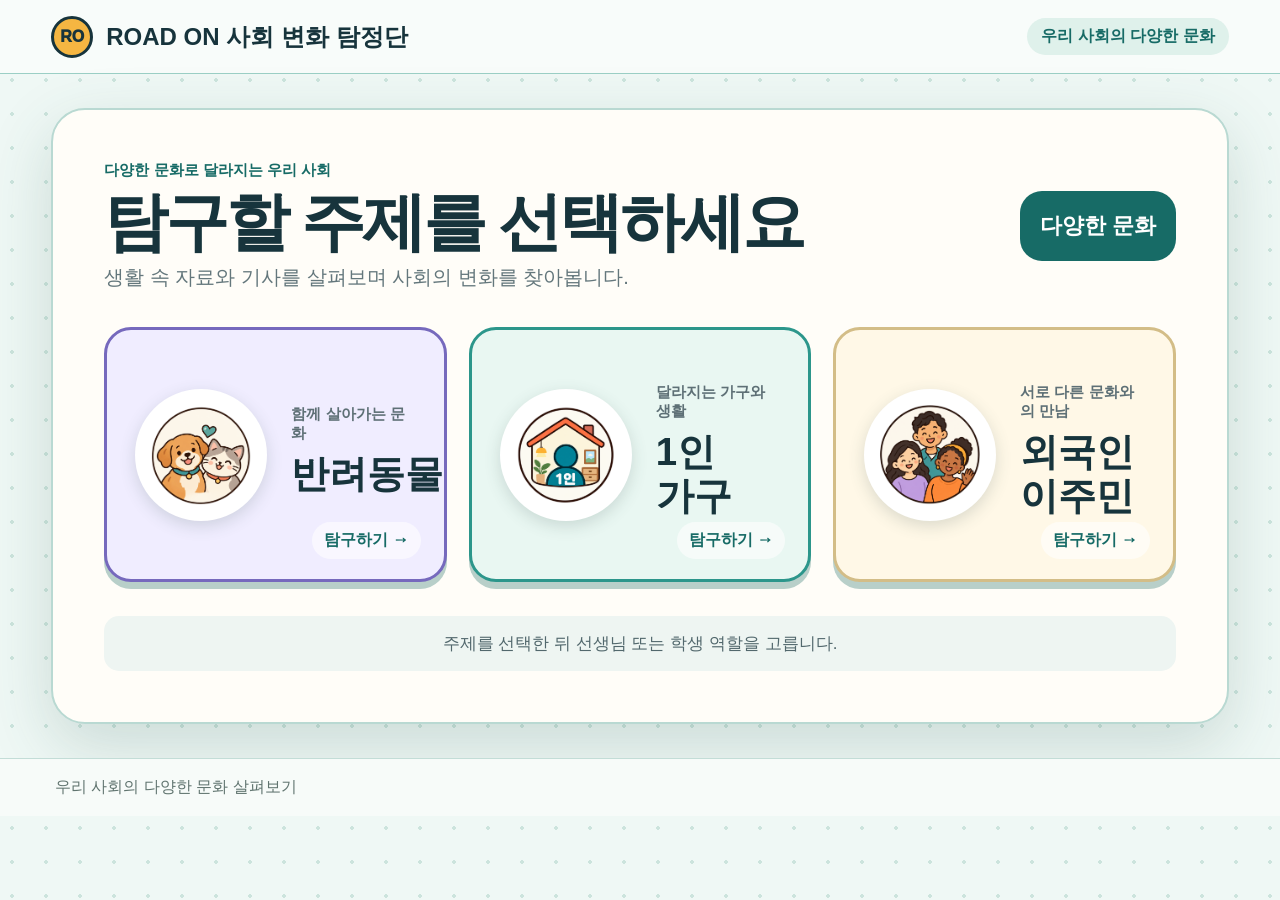
<file: diverse-culture/index.html>
<!doctype html>
<html lang="ko">
<head>
  <meta charset="utf-8">
  <meta name="viewport" content="width=device-width,initial-scale=1">
  <meta name="theme-color" content="#176b66">
  <title>ROAD ON 사회 변화 탐정단 · 다양한 문화</title>
  <link rel="stylesheet" href="styles.css?v=20261016-2">
</head>
<body>
  <header><span class="brand-mark">RO</span><strong>ROAD ON 사회 변화 탐정단</strong><span>우리 사회의 다양한 문화</span></header>
  <main>
    <section class="selector" aria-labelledby="selector-title">
      <div class="title-row"><div><span class="eyebrow">다양한 문화로 달라지는 우리 사회</span><h1 id="selector-title">탐구할 주제를 선택하세요</h1><p>생활 속 자료와 기사를 살펴보며 사회의 변화를 찾아봅니다.</p></div><div class="group-badge">다양한 문화</div></div>
      <div class="topic-grid">
        <a class="topic pet" href="../pet-culture/">
          <span class="topic-art" aria-hidden="true"><img src="assets/pet-friends.png?v=20261016-2" alt=""></span>
          <span class="topic-copy"><small>함께 살아가는 문화</small><strong>반려동물</strong></span>
          <span class="arrow">탐구하기 →</span>
        </a>
        <a class="topic single" href="../one-person-household/">
          <span class="topic-art" aria-hidden="true"><img src="assets/one-person-home.png?v=20261016-2" alt=""></span>
          <span class="topic-copy"><small>달라지는 가구와 생활</small><strong>1인 가구</strong></span>
          <span class="arrow">탐구하기 →</span>
        </a>
        <a class="topic migrant" href="../migrant-culture/">
          <span class="topic-art" aria-hidden="true"><img src="assets/diverse-neighbors.png?v=20261016-2" alt=""></span>
          <span class="topic-copy"><small>서로 다른 문화와의 만남</small><strong>외국인 이주민</strong></span>
          <span class="arrow">탐구하기 →</span>
        </a>
      </div>
      <p class="guide">주제를 선택한 뒤 선생님 또는 학생 역할을 고릅니다.</p>
    </section>
  </main>
  <footer>우리 사회의 다양한 문화 살펴보기</footer>
</body>
</html>
</file>
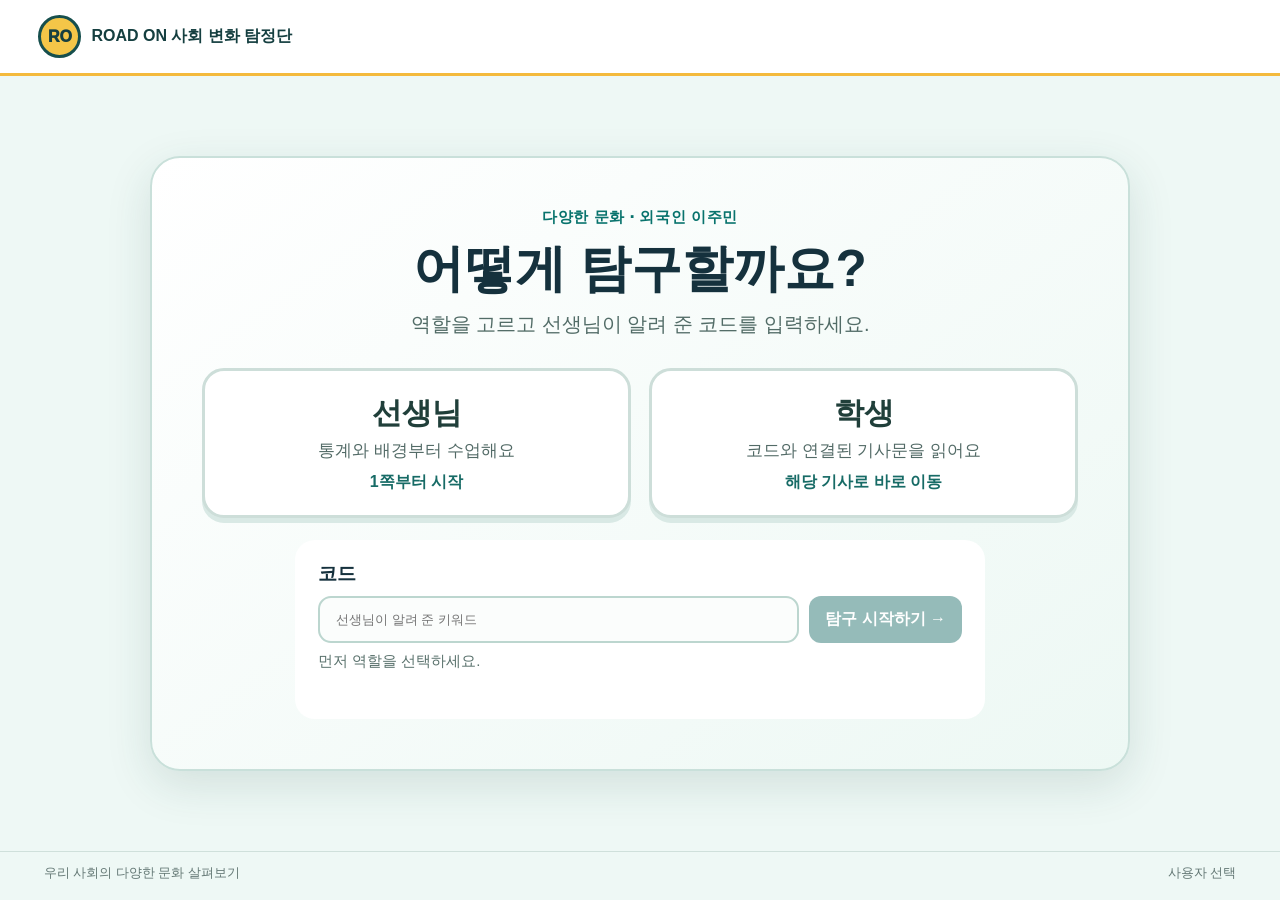
<file: migrant-culture/index.html>
<!doctype html>
<html lang="ko">
<head>
  <meta charset="utf-8">
  <meta name="viewport" content="width=device-width,initial-scale=1">
  <meta name="theme-color" content="#176b66">
  <title>ROAD ON 사회 변화 탐정단 · 외국인 이주민</title>
  <link rel="stylesheet" href="styles.css?v=20261018-29">
</head>
<body>
  <header class="topbar">
    <a class="brand" href="../diverse-culture/" aria-label="다양한 문화 주제 선택 화면으로 돌아가기">
      <span class="brand-mark">RO</span><span class="brand-name">ROAD ON <b>사회 변화 탐정단</b></span>
    </a>
    <nav id="steps" aria-label="수업 단계">
      <button class="step active" data-page="1"><span>1</span>통계 변화</button>
      <button class="step" data-page="2"><span>2</span>유형 통계</button>
      <button class="step" data-page="3"><span>3</span>생활 모습</button>
      <button class="step" data-page="4"><span>4</span>발견 기록</button>
      <button class="step" data-page="5"><span>5</span>생각 모으기</button>
    </nav>
    <div class="top-tools">
      <span class="user-badge" id="user-badge" hidden></span>
      <button class="quiet switch-user" id="switch-user" hidden>역할 바꾸기</button>
      <span class="topic-label">다양한 문화 · 외국인 이주민</span>
      <button class="quiet" id="text-size" aria-pressed="false"><span aria-hidden="true">🔍</span> 글자 크게</button>
      <button class="quiet" id="restart"><span aria-hidden="true">↻</span> 다시 하기</button>
      <button class="quiet" id="guide">수업 안내</button>
    </div>
  </header>
  <main id="app"></main>
  <footer><span>우리 사회의 다양한 문화 살펴보기</span><span id="page-label"></span></footer>
  <div id="toast" role="status" aria-live="polite"></div>
  <dialog id="dialog" aria-labelledby="dialog-title"><div id="dialog-content"></div></dialog>
  <script src="app.js?v=20261018-29"></script>
</body>
</html>
</file>
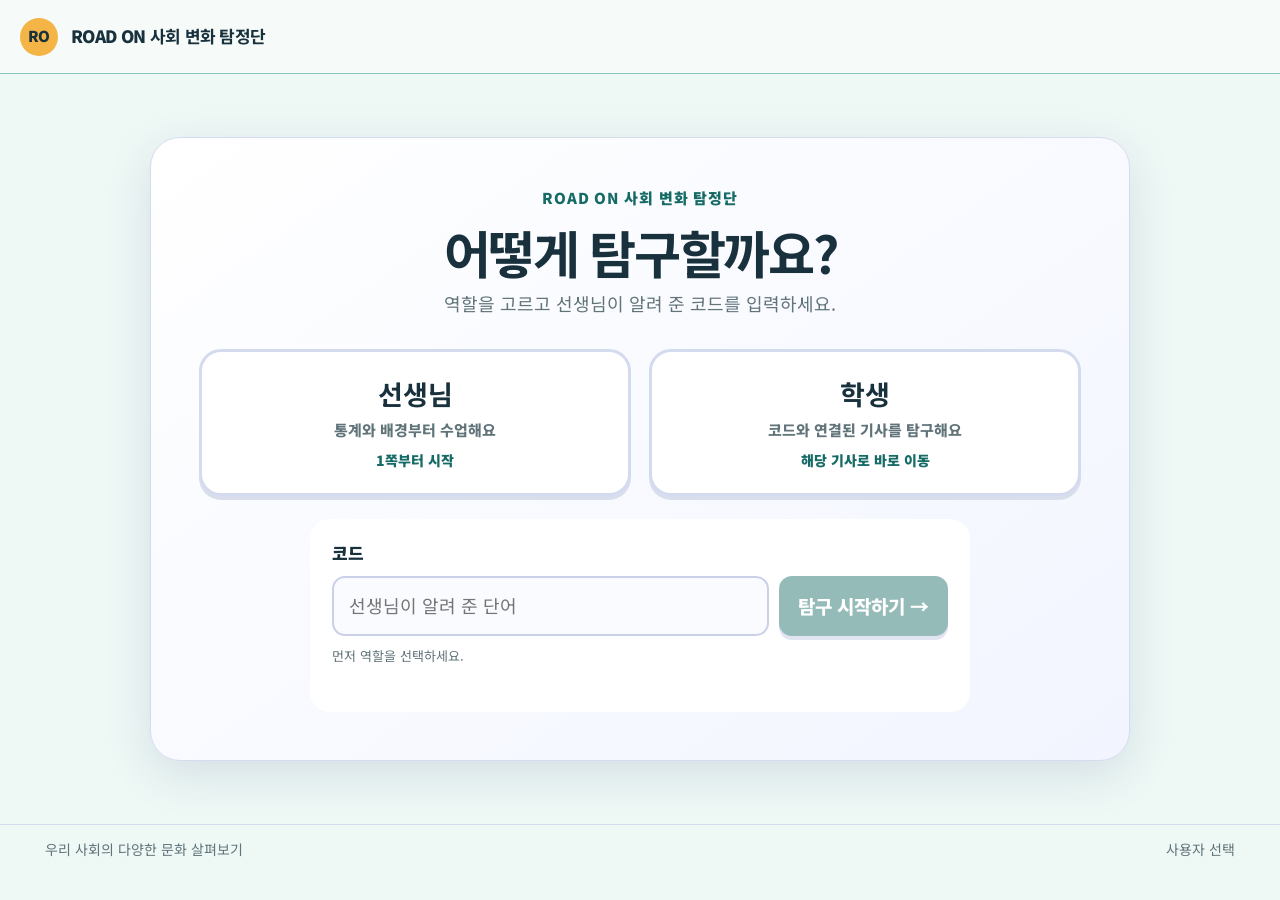
<file: one-person-household/index.html>
<!doctype html>
<html lang="ko">
<head>
  <meta charset="utf-8">
  <meta name="viewport" content="width=device-width,initial-scale=1">
  <meta name="theme-color" content="#206d68">
  <title>ROAD ON 사회 변화 탐정단 · 1인 가구</title>
  <link rel="stylesheet" href="styles.css?v=20261016-11">
</head>
<body>
  <header class="topbar">
    <a class="brand" href="../diverse-culture/" aria-label="다양한 문화 주제 선택 화면으로 돌아가기"><span class="brand-mark">RO</span><span class="brand-name">ROAD ON <b>사회 변화 탐정단</b></span></a>
    <nav id="steps" aria-label="수업 단계"></nav>
    <div class="top-tools"><span class="topic-label">다양한 문화 · 1인 가구</span><span class="user-badge" id="user-badge" hidden></span><button class="quiet restart-page" id="restart-page"><span aria-hidden="true">↻</span> 다시 하기</button><button class="quiet" id="teacher">수업 안내</button><button class="quiet switch-user" id="switch-user" hidden>사용자 바꾸기</button></div>
  </header>
  <main id="app"></main>
  <footer class="bottom"><span>우리 사회의 다양한 문화 살펴보기</span><span id="page-label"></span></footer>
  <div id="toast" role="status" aria-live="polite"></div>
  <dialog id="dialog" aria-labelledby="dialog-title"><div id="dialog-content"></div></dialog>
  <script src="lesson-data.js?v=20261016-11"></script>
  <script src="app.js?v=20261016-11"></script>
</body>
</html>
</file>
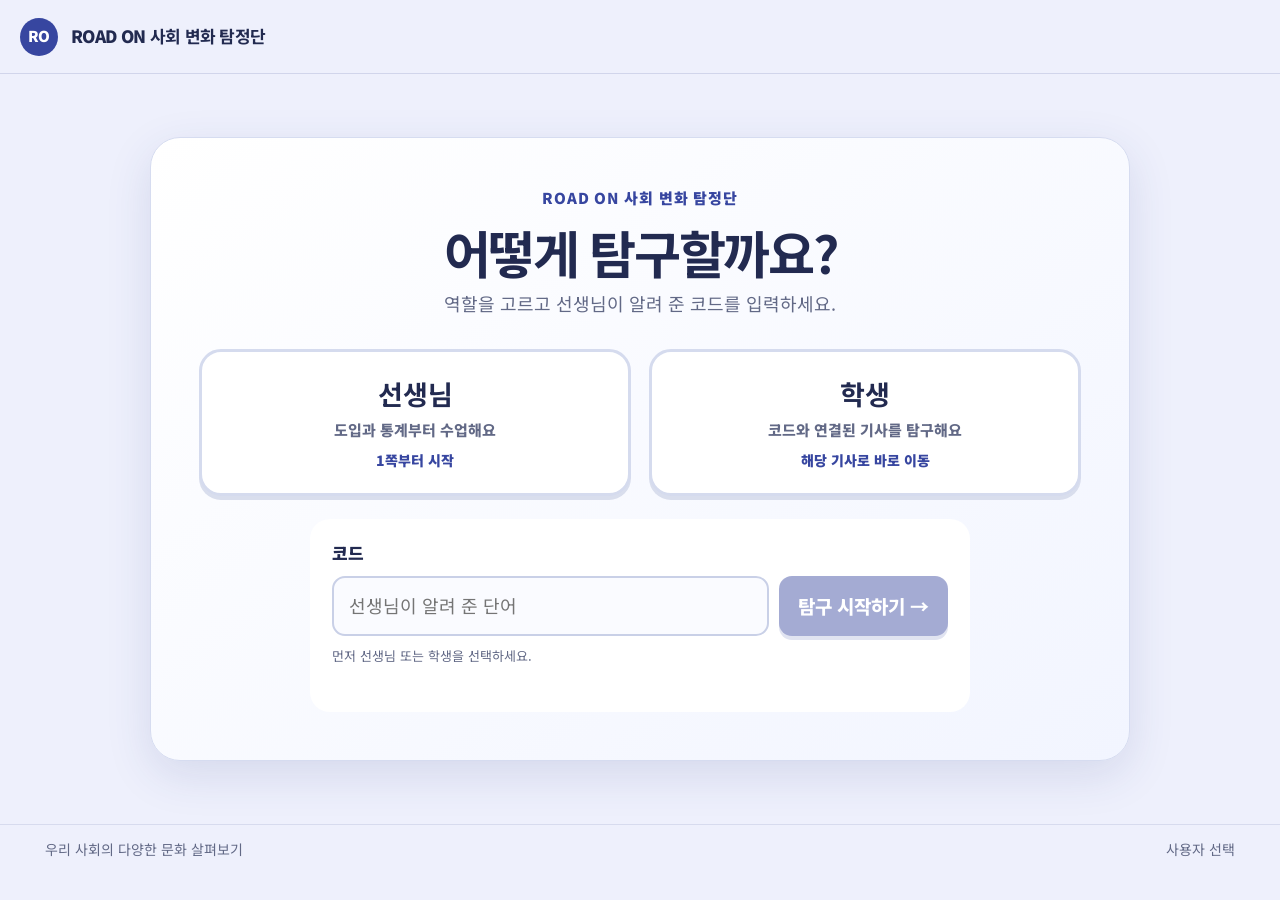
<file: pet-culture/index.html>
<!doctype html>
<html lang="ko"><head><meta charset="utf-8"><meta name="viewport" content="width=device-width,initial-scale=1"><meta name="theme-color" content="#3746a0"><title>ROAD ON 사회 변화 탐정단 · 반려동물 생활 문화</title><link rel="stylesheet" href="styles.css?v=20261016-55"></head>
<body><header class="topbar"><a class="brand" href="../diverse-culture/" aria-label="다양한 문화 주제 선택 화면으로 돌아가기"><span class="brand-mark">RO</span><span class="brand-name">ROAD ON <b>사회 변화 탐정단</b></span></a><nav id="steps" aria-label="수업 단계"></nav><div class="top-tools"><span class="topic-label">다양한 문화 · 반려동물</span><span class="user-badge" id="user-badge" hidden></span><button class="quiet restart-page" id="restart-page" title="현재 쪽을 처음부터 다시 하기"><span aria-hidden="true">↻</span> 다시 하기</button><button class="quiet" id="teacher">수업 안내</button><button class="quiet switch-user" id="switch-user" hidden>사용자 바꾸기</button></div></header><main id="app"></main><footer class="bottom"><span>우리 사회의 다양한 문화 살펴보기</span><span id="page-label"></span></footer><div id="toast" role="status" aria-live="polite"></div><dialog id="dialog" aria-labelledby="dialog-title"><div id="dialog-content"></div></dialog><script src="lesson-data.js?v=20261016-55"></script><script src="motivation.js?v=20261016-55"></script><script src="app.js?v=20261016-55"></script></body></html>
</file>
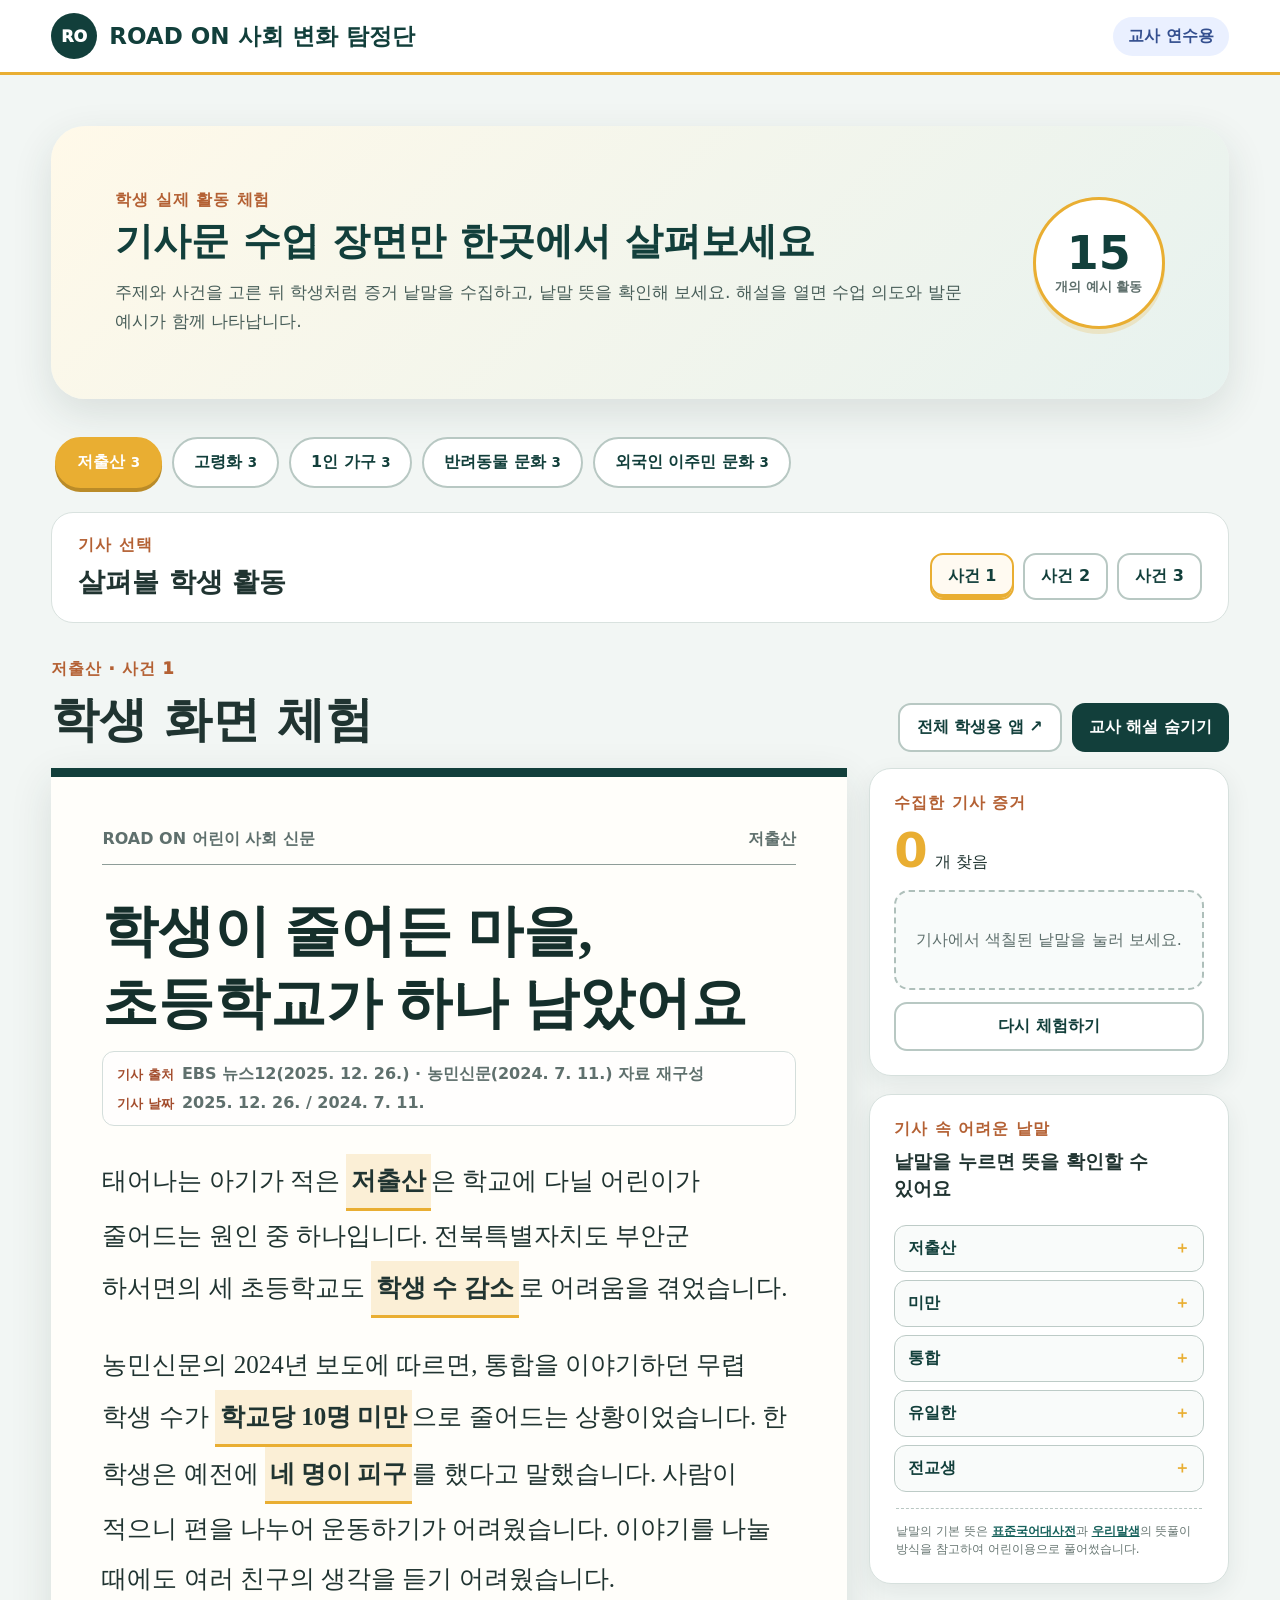
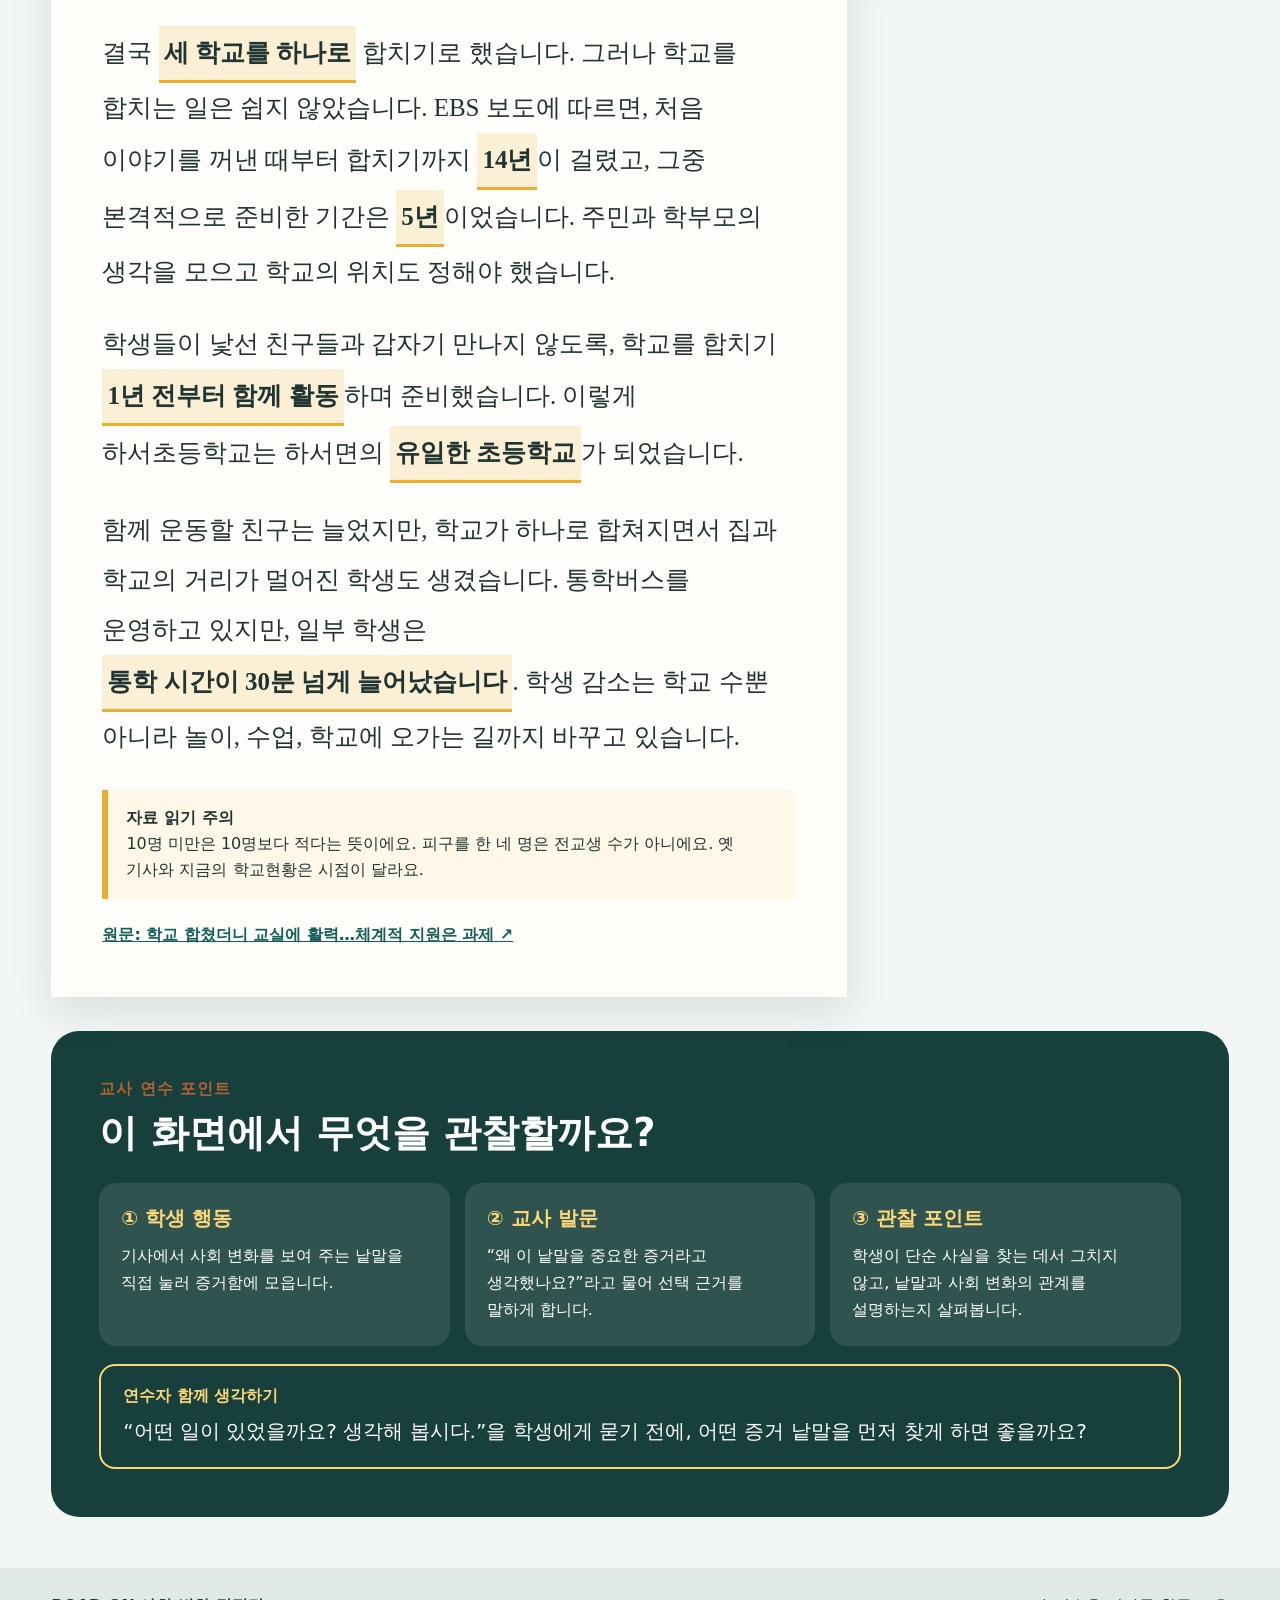
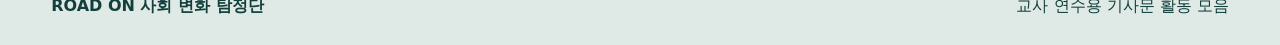
<file: training/index.html>
<!doctype html>
<html lang="ko">
<head>
  <meta charset="utf-8">
  <meta name="viewport" content="width=device-width,initial-scale=1">
  <title>ROAD ON 교사 연수 · 기사문 활동 체험</title>
  <link rel="stylesheet" href="./styles.css?v=8">
</head>
<body>
  <header class="site-header">
    <a class="brand" href="../"><span>RO</span><strong>ROAD ON 사회 변화 탐정단</strong></a>
    <b class="training-badge">교사 연수용</b>
  </header>
  <main>
    <section class="hero">
      <div>
        <span class="eyebrow">학생 실제 활동 체험</span>
        <h1>기사문 수업 장면만 한곳에서 살펴보세요</h1>
        <p>주제와 사건을 고른 뒤 학생처럼 증거 낱말을 수집하고, 낱말 뜻을 확인해 보세요. 해설을 열면 수업 의도와 발문 예시가 함께 나타납니다.</p>
      </div>
      <div class="hero-count"><strong id="article-count">15</strong><span>개의 예시 활동</span></div>
    </section>

    <nav class="topic-nav" id="topic-nav" aria-label="사회 변화 대주제"></nav>
    <section class="case-picker" aria-labelledby="case-picker-title">
      <div><span class="eyebrow">기사 선택</span><h2 id="case-picker-title">살펴볼 학생 활동</h2></div>
      <div class="case-nav" id="case-nav"></div>
    </section>

    <section class="experience-head">
      <div><span class="eyebrow" id="case-kicker"></span><h2>학생 화면 체험</h2></div>
      <div class="mode-actions">
        <a class="ghost" id="open-student-app" target="_blank" rel="noopener">전체 학생용 앱 ↗</a>
        <button class="primary" id="toggle-notes" aria-expanded="true">교사 해설 숨기기</button>
      </div>
    </section>

    <div class="learning-layout">
      <article class="newspaper" id="article-card"></article>
      <aside class="student-panel">
        <section class="panel">
          <span class="eyebrow">수집한 기사 증거</span>
          <div class="evidence-progress"><strong id="evidence-count">0</strong><span>개 찾음</span></div>
          <div class="evidence-tray" id="evidence-tray"><p>기사에서 색칠된 낱말을 눌러 보세요.</p></div>
          <button class="reset" id="reset-evidence">다시 체험하기</button>
        </section>
        <section class="panel glossary-panel">
          <span class="eyebrow">기사 속 어려운 낱말</span>
          <h3>낱말을 누르면 뜻을 확인할 수 있어요</h3>
          <div id="glossary"></div>
        </section>
      </aside>
    </div>

    <section class="teacher-notes" id="teacher-notes">
      <div class="notes-title"><span class="eyebrow">교사 연수 포인트</span><h2>이 화면에서 무엇을 관찰할까요?</h2></div>
      <div class="notes-grid">
        <article><b>① 학생 행동</b><p>기사에서 사회 변화를 보여 주는 낱말을 직접 눌러 증거함에 모읍니다.</p></article>
        <article><b>② 교사 발문</b><p>“왜 이 낱말을 중요한 증거라고 생각했나요?”라고 물어 선택 근거를 말하게 합니다.</p></article>
        <article><b>③ 관찰 포인트</b><p>학생이 단순 사실을 찾는 데서 그치지 않고, 낱말과 사회 변화의 관계를 설명하는지 살펴봅니다.</p></article>
      </div>
      <div class="discussion-card"><strong>연수자 함께 생각하기</strong><p id="training-question"></p></div>
    </section>
  </main>
  <footer><strong>ROAD ON 사회 변화 탐정단</strong><span>교사 연수용 기사문 활동 모음</span></footer>
  <div class="clue-popup" id="clue-popup" hidden>
    <button class="clue-card" id="clue-card" type="button" aria-live="polite">
      <span class="clue-step" id="clue-step"></span>
      <strong id="clue-word"></strong>
      <small id="clue-action"></small>
    </button>
  </div>
  <script src="./data.js?v=7"></script>
  <script src="./app.js?v=7"></script>
</body>
</html>
</file>
<file: case-content.css>
/* Content additions only. Original screen, envelope and activity styling stays in index.html. */
.case-settings{font-size:13px;padding:9px 12px;white-space:nowrap}
.case-nav{display:flex;flex-wrap:wrap;justify-content:flex-end;gap:7px}
.case-nav-button{border:2px solid #9bb9ae;border-radius:999px;background:#fffaf0;color:var(--ink);padding:8px 12px;font-size:13px;font-weight:900;white-space:nowrap;box-shadow:0 3px 0 #b9c9c2}
.case-nav-button:hover{transform:translateY(-1px)}
.case-nav-button.current,.case-nav-button.current:disabled{background:var(--ink);border-color:var(--ink);color:#fff;opacity:1;box-shadow:none;cursor:default}
.page-jump-nav{display:flex;align-items:center;justify-content:flex-end;gap:5px;margin:-10px 0 10px;color:rgba(22,59,56,.5)}
.page-jump-label{margin-right:3px;font-size:11px;font-weight:800}
.page-jump-button{width:29px;height:27px;border:1px solid rgba(22,59,56,.2);border-radius:8px;padding:0;background:rgba(255,250,240,.48);color:rgba(22,59,56,.55);font-size:12px;font-weight:850;box-shadow:none}
.page-jump-button:hover{background:rgba(246,196,83,.32);color:var(--ink);border-color:rgba(181,122,0,.42)}
.page-jump-button.current,.page-jump-button.current:disabled{background:rgba(22,59,56,.13);border-color:rgba(22,59,56,.3);color:rgba(22,59,56,.72);opacity:1;cursor:default}
.article-shortcut{display:flex;justify-content:flex-end;margin:18px 2px 0}
.article-shortcut-button{border:1px solid rgba(22,59,56,.2);border-radius:999px;background:rgba(255,250,240,.55);color:rgba(22,59,56,.62);padding:8px 14px;font-size:12px;font-weight:850;box-shadow:none}
.article-shortcut-button:hover{background:rgba(246,196,83,.3);border-color:rgba(181,122,0,.4);color:var(--ink)}
.article-shortcut-button:disabled{opacity:.52;cursor:default}
.page-unlock-dialog input{width:100%;border:2px solid #aac1b8;border-radius:13px;padding:13px;text-align:center;font-size:22px;font-weight:850;letter-spacing:.04em}
.code-error{min-height:24px;color:#a33030;font-weight:800}
#caseSelector,.case-connection{width:min(620px,calc(100% - 32px));max-height:85vh;overflow:auto;border:4px solid var(--yellow);border-radius:24px;background:var(--paper);color:var(--ink);padding:26px}
#caseSelector::backdrop,.case-connection::backdrop{background:#092724b8}
#caseSelector h2,.case-connection h2{font-size:30px}
#caseSelector p,.case-connection p{line-height:1.65}
#caseCode{width:100%;padding:12px;font-size:24px;border:2px solid #aac1b8;border-radius:12px}
#caseChoices a{display:block;text-decoration:none;font-size:16px}
#caseCodeError{color:#a33030}
.field-links{display:flex;flex-wrap:wrap;justify-content:center;gap:12px;margin:14px 0}
.field-links a{display:inline-block;background:#edf3ee;color:var(--ink);border-radius:12px;padding:10px 14px;text-decoration:none;font-size:16px}
.video-frame{min-width:0}.video-frame>div{width:100%}.data-card .big-stat{font-size:clamp(40px,6vw,72px)}
@media(min-width:781px) and (max-width:1100px){.clue-layout{grid-template-columns:minmax(0,1.2fr) minmax(0,1fr)}.clue-paper{padding-inline:18px}.clue-value[data-length="long"]{font-size:clamp(48px,6vw,70px)}}
@media(max-width:780px){.topbar{flex-wrap:wrap}.case-settings{margin-left:auto}.case-nav{width:100%;justify-content:flex-start}.case-nav-button{flex:1 1 auto;padding:8px 7px;font-size:12px}.page-jump-nav{justify-content:center;overflow-x:auto;margin:-2px 0 9px}.page-jump-label{display:none}.page-jump-button{flex:0 0 29px}.article-shortcut{justify-content:center}}

/* Agreed learning-focus changes; preserve the eight original page layouts. */
.evidence-word{border-bottom:2px solid #428473;padding-bottom:1px}
.evidence-word:hover,.evidence-word:focus-visible{border-bottom-color:#275a4d;background:#fff2bd}
.evidence-word.marked{border-bottom:2px solid #9b6b05}
.clue-word-help{position:relative;margin:10px 0 0;font-size:13px;line-height:1.45;color:#586960}
.clue-word-help:empty{display:none}
.article-location{margin:18px 10px 0;border-top:2px solid #a8bcb2;padding-top:12px}
.article-location h3{font-size:19px;border:0;padding:0 0 8px}
.article-location img{display:block;width:100%;height:auto;max-height:230px;object-fit:contain;border-radius:12px;background:#eff5f2}
.article-location .micro{margin:10px 0}.school-links{display:grid;gap:8px}
.school-links a{padding:10px;background:#e6eee7;border-radius:8px;line-height:1.4;font-size:14px}
.map-credit{display:block;font-size:10px;line-height:1.4;color:#68766d;margin:8px 0}
.screen[data-page="3"] .word-help{position:static}
.lesson-dialog{width:min(660px,calc(100% - 32px));max-height:90vh;overflow:auto;border:4px solid var(--yellow);border-radius:24px;background:var(--paper);color:var(--ink);padding:28px;box-shadow:var(--shadow)}
.lesson-dialog:not([open]){display:none}.lesson-dialog::backdrop{background:#092724b8}
.lesson-dialog h2{font-size:clamp(23px,3vw,30px);line-height:1.4}.lesson-dialog p{line-height:1.65}
.speech-frame{font-size:21px;font-weight:850;background:#fff1bb;padding:12px 16px;border-radius:12px;margin:10px 0}
.my-prediction{padding:14px;border:2px dashed #93b0a2;border-radius:12px;margin:18px 0}.my-prediction p{margin:6px 0 0;overflow-wrap:anywhere}
.talk-dialog .discussion-pop-icon{font-size:42px}.lesson-dialog .actions{align-items:stretch}
.lesson-dialog .actions button{line-height:1.5;flex:1 1 220px}
.report-section blockquote{overflow-wrap:anywhere}
.article-caution{margin:12px 10px!important;padding:11px 12px;border-radius:10px;background:#fff3cf;border-left:5px solid #e3aa2d;font-size:13px;line-height:1.55;color:#58491e;font-weight:750}
</file>
<file: theme-switcher.css>
.theme-selector-button{margin-left:auto;border:1px solid rgba(22,107,101,.28);border-radius:999px;padding:8px 13px;background:rgba(255,255,255,.78);color:#174c48;font:800 14px/1.2 inherit;cursor:pointer}.theme-selector-dialog{width:min(680px,calc(100% - 32px));border:0;border-radius:24px;padding:28px;background:#fffaf0;color:#173f3c;box-shadow:0 24px 70px rgba(16,56,52,.28)}.theme-selector-dialog::backdrop{background:rgba(10,40,37,.55)}.theme-selector-dialog h2{margin-top:0}.theme-choice-grid{display:grid;grid-template-columns:repeat(2,minmax(0,1fr));gap:14px;margin:22px 0}.theme-choice{min-height:112px;border-radius:18px;padding:20px;display:flex;flex-direction:column;justify-content:center;gap:8px;text-decoration:none;color:#173f3c;border:2px solid transparent}.theme-choice strong{font-size:25px}.theme-choice span{font-size:15px}.theme-choice.lowbirth{background:#fff0bd;border-color:#edbd47}.theme-choice.aging{background:#dff1eb;border-color:#4b9d8e}.theme-choice.coming{background:#f0eee8;color:#8a8d88}.close-theme-selector{width:100%}@media(max-width:650px){.theme-choice-grid{grid-template-columns:1fr}.theme-selector-button{padding:7px 10px;font-size:12px}.topbar{flex-wrap:wrap}}

/* ROAD ON detective frame */
:root{--detective-accent:#e1ad32;--detective-line:#1b5d58;--detective-paper:#fffaf0}
.theme-aging{--detective-accent:#e78255;--detective-line:#384f80;--detective-paper:#fbf8f1}
.screen{background-image:radial-gradient(circle at 8% 16%,color-mix(in srgb,var(--detective-accent) 13%,transparent) 0 3px,transparent 4px),radial-gradient(circle at 92% 82%,color-mix(in srgb,var(--detective-line) 10%,transparent) 0 2px,transparent 3px);background-size:34px 34px,42px 42px}
.shell{position:relative;border:3px solid color-mix(in srgb,var(--detective-line) 42%,transparent);outline:1px dashed color-mix(in srgb,var(--detective-accent) 65%,transparent);outline-offset:-10px;box-shadow:0 18px 45px rgba(24,56,52,.15)}
.shell::before,.shell::after{content:"";position:absolute;z-index:1;pointer-events:none;background:center/contain no-repeat;opacity:.2}
.shell::before{width:76px;height:76px;left:18px;bottom:18px;background-image:url("./assets/detective-magnifier.png");transform:rotate(-8deg)}
.shell::after{width:66px;height:66px;right:20px;bottom:20px;background-image:url("./assets/detective-compass.png");transform:rotate(7deg)}
.shell>.article-shortcut,.shell>.topbar,.shell>.page-jump-nav,.shell>.progress,.shell>.card,.shell>.article-layout,.shell>.report{position:relative;z-index:2}
.topbar{border-bottom:4px solid var(--detective-accent)}
.theme-aging .brand-mark{background:#384f80;color:#fff}
.theme-aging .progress span{background:#e78255}
.theme-aging .primary{background:#384f80}
.theme-aging .case-nav-button.current{border-color:#e78255;background:#f9e6dc}
.theme-aging .page-jump-button.current{background:#384f80;color:#fff}
.theme-aging .evidence-word{color:#273d70;text-decoration-color:#e78255}
.screen[data-page="3"] .article-layout::before,.screen[data-page="5"] .card::before,.screen[data-page="7"] .card::before{content:"";float:right;width:54px;height:54px;margin:0 0 10px 14px;background:center/contain no-repeat;opacity:.72}
.screen[data-page="3"] .article-layout::before{background-image:url("./assets/evidence-document.png")}
.screen[data-page="5"] .card::before{background-image:url("./assets/evidence-map.png")}
.screen[data-page="7"] .card::before{background-image:url("./assets/idea-bulb.png")}
@media(max-width:700px){.shell::before,.shell::after{width:44px;height:44px;opacity:.13}.shell{outline-offset:-6px}.screen[data-page="3"] .article-layout::before,.screen[data-page="5"] .card::before,.screen[data-page="7"] .card::before{width:42px;height:42px}}

.theme-choice:not(.coming){display:grid;grid-template-columns:82px 1fr;align-items:center;justify-content:initial}
.theme-choice>img{width:74px;height:74px;object-fit:contain;filter:drop-shadow(0 4px 5px rgba(34,44,43,.12))}
.theme-choice-copy{display:flex;flex-direction:column;gap:7px}
.theme-selector-button{display:inline-flex;align-items:center;gap:7px}
.theme-selector-button img{width:34px;height:34px;object-fit:contain}
@media(max-width:650px){.theme-choice:not(.coming){grid-template-columns:64px 1fr}.theme-choice>img{width:58px;height:58px}.theme-selector-button img{width:28px;height:28px}}


/* Responsive work area: decoration follows the viewport without consuming activity space. */
.screen{padding-left:clamp(8px,1.4vw,22px);padding-right:clamp(8px,1.4vw,22px)}
.shell{width:min(100%,1480px);max-width:none}
.card{padding:clamp(20px,2.7vw,42px)}
.screen[data-page="2"]{padding-left:clamp(6px,1vw,16px);padding-right:clamp(6px,1vw,16px)}
.screen[data-page="2"] .shell{width:min(100%,1540px)}
.screen[data-page="2"] .card{padding:clamp(10px,1.2vw,16px)}
.screen[data-page="2"] .clue-layout{grid-template-columns:minmax(0,1.45fr) minmax(340px,.7fr);gap:12px}
.clue-stage:before{inset:10px}
.thinking-box{padding:clamp(12px,1.3vw,18px)}
@media(max-width:980px){.screen[data-page="2"] .clue-layout{grid-template-columns:1fr;height:auto}.clue-stage{min-height:500px}.clue-side{grid-template-columns:1fr 1fr;grid-template-rows:auto}.thinking-box{min-height:360px}}
@media(max-width:700px){.screen{padding-left:6px;padding-right:6px}.shell{border-width:2px;outline:none}.card{border-radius:18px;padding:18px 14px}.screen[data-page="2"] .clue-side{grid-template-columns:1fr}.clue-stage{min-height:430px}.clue-index{margin-left:4px;overflow-x:auto}.clue-index-tab{min-width:112px}}


/* Article alignment and simplified top navigation. */
.progress{display:none!important}
.topbar{margin-bottom:10px}
.page-jump-nav{margin-bottom:12px}
.screen[data-page="3"] .article-layout::before{display:none!important;content:none!important}
.screen[data-page="3"] .investigation-head::after{content:"";width:52px;height:52px;margin-left:auto;background:url("./assets/evidence-document.png") center/contain no-repeat;opacity:.78;flex:0 0 auto}
.screen[data-page="3"] .investigation-head{grid-template-columns:auto 1fr auto}
.screen[data-page="3"] .article-layout{width:100%;align-items:start}
.screen[data-page="3"] .article{min-width:0;width:100%}
@media(max-width:700px){.screen[data-page="3"] .investigation-head{grid-template-columns:1fr}.screen[data-page="3"] .investigation-head::after{display:none}.topbar{margin-bottom:6px}.page-jump-nav{margin-bottom:8px}}


/* v6: distinct topic palettes, purposeful imagery, compact navigation. */
body.theme-lowbirth{background:#dcefeb}
body.theme-aging{background:#e6ecf8}
.theme-lowbirth .screen{background-color:#eaf6f2;background-image:radial-gradient(circle at 12% 18%,rgba(34,126,116,.08) 0 2px,transparent 3px);background-size:38px 38px}
.theme-aging .screen{background-color:#edf1fa;background-image:radial-gradient(circle at 12% 18%,rgba(65,83,139,.08) 0 2px,transparent 3px);background-size:38px 38px}
.shell{outline:none;border:2px solid color-mix(in srgb,var(--detective-line) 30%,transparent)}
.shell::before,.shell::after{display:none!important;content:none!important}
.intro-card::after{display:none!important;content:none!important}
.screen[data-page="3"] .investigation-head::after,.screen[data-page="5"] .card::before,.screen[data-page="7"] .card::before{display:none!important;content:none!important}
.brand{gap:10px;font-size:clamp(17px,1.35vw,22px);letter-spacing:-.04em}
.brand-mark{width:46px;height:46px;font-size:17px;box-shadow:0 3px 0 rgba(0,0,0,.12)}
.brand-text{font-weight:950}
.theme-selector-button{min-height:42px;padding:5px 12px;font-size:16px;font-weight:950;border-width:2px;background:#fff;box-shadow:0 3px 0 rgba(37,62,86,.1)}
.theme-selector-button img{width:30px;height:30px}
.theme-aging .theme-selector-button{color:#304678;border-color:#7f91bd;background:#f8f9ff}
.theme-lowbirth .theme-selector-button{color:#155e58;border-color:#6ba99f;background:#f7fffc}
.theme-choice.lowbirth{background:#e4f5ef;border-color:#4f9e91}.theme-choice.aging{background:#e8edfa;border-color:#7185b6}
.intro-card .mission{display:grid;grid-template-columns:minmax(0,1.35fr) minmax(250px,.65fr);gap:22px 34px;align-items:center}
.intro-card .intro-copy{max-width:none}
.theme-hero{align-self:stretch;min-height:270px;border-radius:28px;display:flex;flex-direction:column;align-items:center;justify-content:center;text-align:center;padding:24px;gap:8px}
.theme-lowbirth .theme-hero{background:linear-gradient(145deg,#dff4ed,#fff4c9);border:3px solid #69aa9d}
.theme-aging .theme-hero{background:linear-gradient(145deg,#dfe7fa,#ffe8dc);border:3px solid #788ab7}
.theme-hero img{width:min(190px,75%);height:150px;object-fit:contain;filter:drop-shadow(0 8px 8px rgba(35,46,65,.12))}
.theme-hero strong{font-size:clamp(28px,3vw,42px);font-weight:950;color:var(--detective-line)}
.hero-case-number{display:inline-grid;place-items:center;min-width:1.35em;height:1.35em;margin-left:.12em;border-radius:50%;font-style:normal;font-size:.78em;line-height:1;background:var(--detective-accent);color:#fff;box-shadow:0 4px 0 rgba(34,45,67,.16)}
.theme-lowbirth .hero-case-number{background:#f47a40}.theme-aging .hero-case-number{background:#e7774e}
.theme-hero span{font-weight:750;line-height:1.45;color:#52615e;word-break:keep-all}
.intro-card .rule-strip,.intro-card .intro-actions{grid-column:1/-1}
.compare-column{background:#f7f8fb!important;border:2px solid #bdc8d4!important;min-height:0}
.compare-column h3{min-height:3em;display:flex;align-items:center;line-height:1.45}
.compare-card{cursor:pointer;border:2px solid #cbd4dc;background:#fff}
.compare-card:hover{border-color:var(--detective-line)}
.compare-card.wrong{border-color:#d65b5b;background:#fff0ef;animation:answerShake .28s ease}
.compare-card.correct{border-color:#2b8a65;background:#e5f6ee;box-shadow:0 0 0 3px rgba(43,138,101,.12)}
@keyframes answerShake{25%{transform:translateX(-5px)}75%{transform:translateX(5px)}}
.case-celebration{position:fixed;inset:0;z-index:500;pointer-events:none;display:grid;place-items:center;background:rgba(20,38,52,.13);animation:celebrateFade 2.6s both;overflow:hidden}
.celebration-card{position:relative;z-index:2;background:#fffdf6;border:5px solid var(--detective-accent);border-radius:28px;padding:28px 44px;text-align:center;box-shadow:0 24px 70px rgba(23,40,56,.28)}
.celebration-card .fanfare{font-size:54px;display:block}.celebration-card strong{display:block;font-size:34px;color:var(--detective-line)}.celebration-card p{font-size:21px;font-weight:850;margin:10px 0 0}
.case-celebration i{position:absolute;top:-40px;left:var(--x);width:14px;height:22px;border-radius:70% 30% 70% 30%;background:hsl(calc(var(--x)*3.6),75%,62%);animation:petalFall 2.1s var(--d) ease-in forwards;transform:rotate(var(--r))}
@keyframes petalFall{to{top:110%;transform:translateX(55px) rotate(calc(var(--r) + 420deg))}}
@keyframes celebrateFade{0%{opacity:0}12%,78%{opacity:1}100%{opacity:0}}
.precise-location .scope-badge{padding:14px;border-radius:14px;background:#edf3fb;margin:10px 0;line-height:1.5}.precise-location .scope-badge.busan{background:#fff0e7}.precise-location .scope-badge strong{font-size:18px}.location-link-list{display:grid;gap:8px;margin:12px 0}
.trend-panel{width:min(720px,100%);margin:auto;text-align:left}.trend-panel>h3{color:#fff;font-size:28px}.trend-row{display:grid;grid-template-columns:120px 1fr;gap:12px;align-items:center;margin:13px 0;color:#fff;font-weight:850}.trend-row b{display:flex;align-items:center;min-width:72px;width:var(--w);height:38px;padding:0 10px;border-radius:9px;background:#6f85bc;color:#fff;white-space:nowrap}.trend-row.busan b{background:#e77d54}
.trend-question{display:inline-block;margin:0 0 12px;padding:9px 14px;border-radius:999px;background:#fff4cf;color:#243b68;font-size:20px;font-weight:950}.trend-note{margin:14px 0;color:#eef3ff;font-size:14px;line-height:1.55;font-weight:700}
@media(max-width:900px){.intro-card .mission{grid-template-columns:1fr}.theme-hero{min-height:220px}.intro-card .rule-strip,.intro-card .intro-actions{grid-column:auto}.theme-hero img{height:120px}.trend-row{grid-template-columns:100px 1fr}}
@media(max-width:650px){.brand{font-size:16px}.brand-mark{width:40px;height:40px}.theme-selector-button{font-size:14px}.theme-hero{min-height:190px;padding:16px}.theme-hero img{height:100px}.celebration-card{padding:24px 20px;width:calc(100% - 44px)}}

.theme-aging .case-nav-button.current{background:#344f86!important;border-color:#e7774e!important;color:#fff!important;box-shadow:0 4px 0 #e7774e,0 7px 14px rgba(52,79,134,.2)}
.theme-lowbirth .case-nav-button.current{background:#155f59!important;border-color:#f0b937!important;color:#fff!important;box-shadow:0 4px 0 #f0b937,0 7px 14px rgba(21,95,89,.18)}

/* v7: use the full viewport and keep decorative assets only where they explain a choice. */
.screen{padding-left:clamp(4px,.55vw,10px);padding-right:clamp(4px,.55vw,10px)}
.shell,.screen[data-page="2"] .shell{width:100%;max-width:none;margin:0;border:0!important;outline:0!important;box-shadow:none!important}
.shell::before,.shell::after,.intro-card::after{display:none!important;content:none!important;background-image:none!important}
.theme-choice.lowbirth,.theme-choice.aging{display:grid!important;grid-template-columns:96px minmax(0,1fr);gap:18px}
.theme-choice>img{display:block!important;visibility:visible!important;opacity:1!important;width:88px;height:88px}
@media(max-width:650px){.theme-choice.lowbirth,.theme-choice.aging{grid-template-columns:68px minmax(0,1fr)}.theme-choice>img{width:64px;height:64px}}
</file>
<file: aging/case-content.css>
/* Content additions only. Original screen, envelope and activity styling stays in index.html. */
.case-settings{font-size:13px;padding:9px 12px;white-space:nowrap}
.case-nav{display:flex;flex-wrap:wrap;justify-content:flex-end;gap:7px}
.case-nav-button{border:2px solid #9bb9ae;border-radius:999px;background:#fffaf0;color:var(--ink);padding:8px 12px;font-size:13px;font-weight:900;white-space:nowrap;box-shadow:0 3px 0 #b9c9c2}
.case-nav-button:hover{transform:translateY(-1px)}
.case-nav-button.current,.case-nav-button.current:disabled{background:var(--ink);border-color:var(--ink);color:#fff;opacity:1;box-shadow:none;cursor:default}
.page-jump-nav{display:flex;align-items:center;justify-content:flex-end;gap:5px;margin:-10px 0 10px;color:rgba(22,59,56,.5)}
.page-jump-label{margin-right:3px;font-size:11px;font-weight:800}
.page-jump-button{width:29px;height:27px;border:1px solid rgba(22,59,56,.2);border-radius:8px;padding:0;background:rgba(255,250,240,.48);color:rgba(22,59,56,.55);font-size:12px;font-weight:850;box-shadow:none}
.page-jump-button:hover{background:rgba(246,196,83,.32);color:var(--ink);border-color:rgba(181,122,0,.42)}
.page-jump-button.current,.page-jump-button.current:disabled{background:rgba(22,59,56,.13);border-color:rgba(22,59,56,.3);color:rgba(22,59,56,.72);opacity:1;cursor:default}
.article-shortcut{display:flex;justify-content:flex-end;margin:18px 2px 0}
.article-shortcut-button{border:1px solid rgba(22,59,56,.2);border-radius:999px;background:rgba(255,250,240,.55);color:rgba(22,59,56,.62);padding:8px 14px;font-size:12px;font-weight:850;box-shadow:none}
.article-shortcut-button:hover{background:rgba(246,196,83,.3);border-color:rgba(181,122,0,.4);color:var(--ink)}
.article-shortcut-button:disabled{opacity:.52;cursor:default}
.page-unlock-dialog input{width:100%;border:2px solid #aac1b8;border-radius:13px;padding:13px;text-align:center;font-size:22px;font-weight:850;letter-spacing:.04em}
.code-error{min-height:24px;color:#a33030;font-weight:800}
#caseSelector,.case-connection{width:min(620px,calc(100% - 32px));max-height:85vh;overflow:auto;border:4px solid var(--yellow);border-radius:24px;background:var(--paper);color:var(--ink);padding:26px}
#caseSelector::backdrop,.case-connection::backdrop{background:#092724b8}
#caseSelector h2,.case-connection h2{font-size:30px}
#caseSelector p,.case-connection p{line-height:1.65}
#caseCode{width:100%;padding:12px;font-size:24px;border:2px solid #aac1b8;border-radius:12px}
#caseChoices a{display:block;text-decoration:none;font-size:16px}
#caseCodeError{color:#a33030}
.field-links{display:flex;flex-wrap:wrap;justify-content:center;gap:12px;margin:14px 0}
.field-links a{display:inline-block;background:#edf3ee;color:var(--ink);border-radius:12px;padding:10px 14px;text-decoration:none;font-size:16px}
.video-frame{min-width:0}.video-frame>div{width:100%}.data-card .big-stat{font-size:clamp(40px,6vw,72px)}
@media(min-width:781px) and (max-width:1100px){.clue-layout{grid-template-columns:minmax(0,1.2fr) minmax(0,1fr)}.clue-paper{padding-inline:18px}.clue-value[data-length="long"]{font-size:clamp(48px,6vw,70px)}}
@media(max-width:780px){.topbar{flex-wrap:wrap}.case-settings{margin-left:auto}.case-nav{width:100%;justify-content:flex-start}.case-nav-button{flex:1 1 auto;padding:8px 7px;font-size:12px}.page-jump-nav{justify-content:center;overflow-x:auto;margin:-2px 0 9px}.page-jump-label{display:none}.page-jump-button{flex:0 0 29px}.article-shortcut{justify-content:center}}

/* Agreed learning-focus changes; preserve the eight original page layouts. */
.evidence-word{border-bottom:2px solid #428473;padding-bottom:1px}
.evidence-word:hover,.evidence-word:focus-visible{border-bottom-color:#275a4d;background:#fff2bd}
.evidence-word.marked{border-bottom:2px solid #9b6b05}
.clue-word-help{position:relative;margin:10px 0 0;font-size:13px;line-height:1.45;color:#586960}
.clue-word-help:empty{display:none}
.article-location{margin:18px 10px 0;border-top:2px solid #a8bcb2;padding-top:12px}
.article-location h3{font-size:19px;border:0;padding:0 0 8px}
.article-location img{display:block;width:100%;height:auto;max-height:230px;object-fit:contain;border-radius:12px;background:#eff5f2}
.article-location .micro{margin:10px 0}.school-links{display:grid;gap:8px}
.school-links a{padding:10px;background:#e6eee7;border-radius:8px;line-height:1.4;font-size:14px}
.map-credit{display:block;font-size:10px;line-height:1.4;color:#68766d;margin:8px 0}
.screen[data-page="3"] .word-help{position:static}
.lesson-dialog{width:min(660px,calc(100% - 32px));max-height:90vh;overflow:auto;border:4px solid var(--yellow);border-radius:24px;background:var(--paper);color:var(--ink);padding:28px;box-shadow:var(--shadow)}
.lesson-dialog:not([open]){display:none}.lesson-dialog::backdrop{background:#092724b8}
.lesson-dialog h2{font-size:clamp(23px,3vw,30px);line-height:1.4}.lesson-dialog p{line-height:1.65}
.speech-frame{font-size:21px;font-weight:850;background:#fff1bb;padding:12px 16px;border-radius:12px;margin:10px 0}
.my-prediction{padding:14px;border:2px dashed #93b0a2;border-radius:12px;margin:18px 0}.my-prediction p{margin:6px 0 0;overflow-wrap:anywhere}
.talk-dialog .discussion-pop-icon{font-size:42px}.lesson-dialog .actions{align-items:stretch}
.lesson-dialog .actions button{line-height:1.5;flex:1 1 220px}
.report-section blockquote{overflow-wrap:anywhere}


/* Aging case 3: show the field activity itself instead of an empty dark frame. */
.kiosk-field-panel{display:grid;grid-template-columns:minmax(0,1fr);gap:34px;align-items:center;width:100%;min-height:420px;padding:38px;color:#fff;text-align:left}
.kiosk-field-visual{align-self:stretch;border-radius:28px;background:linear-gradient(145deg,#edf7f5,#dcebea);display:flex;flex-direction:column;align-items:center;justify-content:center;padding:24px;color:#173f3b;font-weight:900;text-align:center}
.kiosk-field-visual img{width:min(260px,85%);max-height:245px;object-fit:contain;filter:drop-shadow(0 12px 18px rgba(5,28,27,.18))}
.kiosk-field-visual span{margin-top:12px;font-size:20px}
.kiosk-field-copy{display:flex;flex-direction:column;justify-content:center;min-width:0}
.kiosk-field-copy .kiosk-eyebrow{margin:0 0 10px;color:#f7c95b;font-size:18px;font-weight:900}
.kiosk-field-copy h3{margin:0 0 18px;color:#fff;font-size:clamp(28px,2.4vw,40px);line-height:1.28}
.kiosk-field-copy>p:not(.kiosk-eyebrow){margin:0 0 22px;font-size:20px;line-height:1.7}
.kiosk-steps{display:grid;grid-template-columns:repeat(3,1fr);gap:10px;margin:0 0 22px;padding:0;list-style:none}
.kiosk-steps li{display:flex;align-items:center;gap:8px;border:1px solid rgba(255,255,255,.3);border-radius:16px;background:rgba(255,255,255,.09);padding:12px 10px;font-size:17px;font-weight:850}
.kiosk-steps b{display:grid;place-items:center;flex:0 0 28px;height:28px;border-radius:50%;background:#f7c95b;color:#173f3b}
.kiosk-field-copy .field-links{justify-content:flex-start}
@media(max-width:850px){.kiosk-field-panel{grid-template-columns:1fr;padding:24px;min-height:0}.kiosk-field-visual{min-height:240px}.kiosk-field-copy h3{font-size:28px}.kiosk-steps{grid-template-columns:1fr}}


/* Optional follow-up reading after all three aging cases. */
.more-aging-cases{margin:34px 0 18px;padding:34px;border:2px solid #b8c8df;border-radius:28px;background:linear-gradient(145deg,#f3f6ff,#fff7ef)}
.more-aging-kicker{display:inline-block;margin-bottom:8px;border-radius:999px;background:#ef7e4d;color:#fff;padding:7px 13px;font-weight:900}
.more-aging-cases h2{margin:0 0 8px;font-size:clamp(28px,3vw,42px);color:#213d72}
.more-aging-cases>p{margin:0 0 22px;font-size:19px;color:#52616f}
.more-aging-grid{display:grid;grid-template-columns:repeat(3,minmax(0,1fr));gap:14px}
.more-aging-grid a{display:grid;place-items:center;min-height:92px;padding:18px;text-align:center;border:2px solid #c4cfdf;border-radius:20px;background:#fff;color:#193b57;text-decoration:none;box-shadow:0 5px 0 rgba(55,76,112,.12);transition:transform .16s,border-color .16s}
.more-aging-grid a:hover,.more-aging-grid a:focus-visible{transform:translateY(-3px);border-color:#ef7e4d;outline:none}
.more-aging-grid strong{font-size:clamp(21px,2vw,28px);color:#173f3b}
.more-aging-grid span{font-size:17px;line-height:1.5}
.more-aging-grid em{margin-top:auto;color:#dc6738;font-style:normal;font-weight:900}
@media(max-width:760px){.more-aging-cases{padding:22px}.more-aging-grid{grid-template-columns:1fr}}


/* Make the learner's voice and optional reading clearly different from article narration. */
.article-interview{margin:26px 0 8px;padding:22px 24px;border:3px solid #ef7e4d;border-left-width:10px;border-radius:18px;background:#fff7eb;color:#243d3a}
.article-interview span{display:inline-block;margin-bottom:8px;color:#c9562c;font-size:15px;font-weight:950;letter-spacing:.04em}
.article-interview p{margin:0 0 10px!important;font-size:clamp(21px,2vw,28px)!important;line-height:1.65!important;font-weight:850}
.article-interview cite{display:block;color:#6b6d68;font-style:normal;font-weight:800;text-align:right}
.article-related{margin-top:24px;padding-top:22px;border-top:2px dashed #b8c8c4}
.article-related h3{margin:0 0 6px;font-size:24px}
.article-related>p{margin:0 0 14px;color:#66736f;line-height:1.55}
.article-related>div{display:grid;grid-template-columns:repeat(2,minmax(0,1fr));gap:10px}
.article-related a{display:grid;place-items:center;min-height:58px;padding:12px 14px;text-align:center;border:2px solid #c6d3d0;border-radius:15px;background:#fff;color:#173f3b;text-decoration:none}
.article-related a:hover,.article-related a:focus-visible{border-color:#ef7e4d;outline:none;background:#fffaf2}
.article-related strong{font-size:18px}
.article-related span{font-size:14px;line-height:1.45;color:#5e6c68}

@media(max-width:560px){.article-related>div{grid-template-columns:1fr}.more-aging-grid{grid-template-columns:repeat(2,minmax(0,1fr))}}

.article-related a{grid-template-columns:1fr auto;column-gap:10px;text-align:left}
.article-related-arrow{font-size:25px;font-weight:950;color:#e76739;transition:transform .16s}
.article-related a:hover .article-related-arrow,.article-related a:focus-visible .article-related-arrow{transform:translateX(4px)}



/* Reveal compact follow-up choices only after the learner finishes the report. */
.more-aging-cases[hidden]{display:none!important}
.more-aging-cases{margin:24px auto 14px;padding:22px 24px;max-width:980px;border-radius:22px}
.more-aging-cases h2{font-size:clamp(24px,2.5vw,34px)}
.more-aging-cases>p{margin-bottom:15px;font-size:17px}
.more-aging-grid{gap:10px}
.more-aging-grid a{min-height:56px;padding:10px 14px;border-radius:14px;box-shadow:0 3px 0 rgba(55,76,112,.12)}
.more-aging-grid strong{font-size:clamp(18px,1.6vw,22px)}
</file>
<file: diverse-culture/styles.css>
*{box-sizing:border-box}html,body{margin:0;min-height:100%;font-family:"Pretendard","Noto Sans KR",Arial,sans-serif;color:#17343c}body{display:grid;grid-template-rows:auto 1fr auto;background:radial-gradient(circle at 12px 12px,#cce4dd 2px,transparent 2px) 0 0/34px 34px,#eff8f5}header{display:flex;align-items:center;gap:13px;min-height:74px;padding:0 clamp(24px,4vw,64px);border-bottom:1px solid #9bcfc5;background:#f8fcfa}header strong{font-size:24px;white-space:nowrap}header>span:last-child{margin-left:auto;padding:8px 14px;border-radius:999px;background:#dff1eb;color:#176b66;font-weight:900}.brand-mark{display:grid;place-items:center;width:42px;height:42px;border:3px solid #17343c;border-radius:50%;background:#f5b642;font-weight:1000}main{display:grid;place-items:center;padding:34px clamp(22px,4vw,70px)}.selector{width:min(1420px,100%);padding:clamp(26px,4vw,55px);border:2px solid #b9d9d2;border-radius:34px;background:#fffdf8;box-shadow:0 22px 65px #315f5530}.title-row{display:flex;align-items:center;justify-content:space-between;gap:24px}.eyebrow{color:#176b66;font-size:15px;font-weight:950}.title-row h1{margin:8px 0 7px;font-size:clamp(38px,5vw,66px);line-height:1.08;letter-spacing:-.05em;word-break:keep-all}.title-row p{margin:0;color:#64777c;font-size:20px}.group-badge{display:grid;place-items:center;min-width:150px;min-height:70px;padding:12px 20px;border-radius:22px;background:#176b66;color:white;font-size:22px;font-weight:950}.topic-grid{display:grid;grid-template-columns:repeat(3,minmax(0,1fr));gap:22px;margin-top:36px}.topic{position:relative;display:grid;grid-template-columns:112px 1fr;gap:20px;align-items:center;min-height:255px;padding:28px;border:3px solid;border-radius:27px;text-decoration:none;color:inherit;box-shadow:0 7px 0 #b8cfc9;transition:.18s}.topic:hover{transform:translateY(-4px);box-shadow:0 11px 0 #b8cfc9}.topic.pet{border-color:#7669bd;background:#f0edff}.topic.single{border-color:#2c968b;background:#e9f7f2}.topic.migrant{border-color:#d3bd87;background:#fff8e7}.topic.coming{opacity:.62;box-shadow:none}.topic-art{position:relative;display:block;width:108px;height:108px;border-radius:50%;background:white;box-shadow:0 5px 16px #425c5530}.pet-art i,.pet-art b{position:absolute;background:#7669bd}.pet-art i{left:29px;top:44px;width:50px;height:42px;border-radius:50% 50% 45% 45%}.pet-art b{left:19px;top:25px;width:24px;height:30px;border-radius:80% 20% 60% 40%;box-shadow:47px 0 #7669bd}.home-art i{position:absolute;left:23px;top:40px;width:62px;height:48px;background:#2c968b}.home-art i:before{content:"";position:absolute;left:-8px;top:-31px;border-left:39px solid transparent;border-right:39px solid transparent;border-bottom:35px solid #176b66}.home-art b{position:absolute;left:49px;top:65px;width:13px;height:23px;background:#fff}.people-art i,.people-art b{position:absolute;top:26px;width:30px;height:30px;border-radius:50%;background:#d99a3d}.people-art i{left:24px}.people-art b{right:24px;background:#7b9bb0}.people-art:after{content:"";position:absolute;left:18px;right:18px;bottom:22px;height:40px;border-radius:40px 40px 18px 18px;background:linear-gradient(90deg,#d99a3d 0 48%,#7b9bb0 52%)}.topic-copy{display:flex;flex-direction:column;min-width:0}.topic-copy small{color:#5e7076;font-size:15px;font-weight:800}.topic-copy strong{margin:6px 0;font-size:clamp(30px,3vw,42px);line-height:1.15;word-break:keep-all}.topic-copy em{color:#4e656a;font-size:17px;font-style:normal;line-height:1.5;word-break:keep-all}.arrow{position:absolute;right:23px;bottom:20px;padding:8px 12px;border-radius:999px;background:#fff9;color:#176b66;font-weight:950}.guide{margin:34px 0 0;padding:16px;border-radius:15px;background:#eef5f2;text-align:center;color:#52686d;font-size:17px}footer{padding:18px 55px;border-top:1px solid #c3ddd7;color:#60746f;background:#f7fbf9}@media(max-width:1050px){.topic-grid{grid-template-columns:1fr}.topic{min-height:180px}.title-row h1{font-size:46px}}@media(max-width:650px){header>span:last-child,.group-badge{display:none}.selector{padding:25px 18px}.title-row h1{font-size:38px}.topic{grid-template-columns:78px 1fr;min-height:155px;padding:20px}.topic-art{width:76px;height:76px;transform:scale(.75);transform-origin:left center}.arrow{font-size:13px}.title-row p{font-size:17px}}
.topic-art{overflow:hidden;width:132px;height:132px}.topic-art img{display:block;width:100%;height:100%;object-fit:cover}.topic{grid-template-columns:136px 1fr}.topic-copy strong{margin:9px 0}.topic-copy em{display:none}@media(max-width:650px){.topic{grid-template-columns:86px 1fr}.topic-art{width:82px;height:82px;transform:none}}
</file>
<file: migrant-culture/styles.css>
*{box-sizing:border-box}html{font-family:"Pretendard","Noto Sans KR","Malgun Gothic",sans-serif;color:#15313d;background:#eef8f5}body{margin:0;min-height:100vh}button,a{font:inherit}button{cursor:pointer;border:0}button:disabled{cursor:not-allowed;opacity:.45}button,strong,b,h1,h2,p,span,small{word-break:keep-all;overflow-wrap:normal}.topbar{min-height:76px;padding:10px clamp(18px,3vw,48px);display:grid;grid-template-columns:auto minmax(360px,1fr) auto;align-items:center;gap:22px;background:#fff;border-bottom:3px solid #f4ba3c;position:sticky;top:0;z-index:20}.brand{display:flex;align-items:center;gap:10px;text-decoration:none;color:#153f40;white-space:nowrap}.brand-mark{display:grid;place-items:center;width:43px;height:43px;border-radius:50%;background:#f4c648;border:3px solid #164f4d;font-weight:1000}.brand-name{font-weight:850}.topbar nav{display:flex;justify-content:center;gap:8px}.step{padding:9px 15px;border-radius:999px;background:#eef3f1;color:#63716e;font-weight:900}.step span{display:inline-grid;place-items:center;width:24px;height:24px;margin-right:6px;border-radius:50%;background:#dbe9e4}.step.active{background:#176b66;color:#fff}.step.active span{background:#fff;color:#176b66}.top-tools{display:flex;align-items:center;gap:8px;white-space:nowrap}.topic-label{padding:8px 13px;border:2px solid #71aaa0;border-radius:999px;color:#176b66;font-size:13px;font-weight:900}.quiet,.secondary,.primary{padding:10px 16px;border-radius:12px;font-weight:900}.quiet,.secondary{background:#fff;border:2px solid #b8d3cc;color:#176b66}.primary{background:#176b66;color:#fff;box-shadow:0 4px 0 #0f4f4b}.primary:disabled{box-shadow:none}.secondary{display:inline-flex}main{max-width:1480px;margin:auto;padding:22px clamp(18px,3.4vw,52px) 30px;min-height:calc(100vh - 124px)}footer{padding:12px clamp(18px,3.4vw,52px);display:flex;justify-content:space-between;color:#647875;font-size:13px;border-top:1px solid #cfe0db}.section-head{display:flex;align-items:end;justify-content:space-between;margin-bottom:12px}.eyebrow{display:block;color:#08736d;font-size:15px;font-weight:1000;letter-spacing:.04em}.section-head h1{margin:4px 0 4px;font-size:clamp(28px,3vw,43px);line-height:1.18;letter-spacing:-.045em}.section-head p{margin:0;color:#5d7375;font-size:18px}.definition{display:flex;align-items:center;gap:15px;padding:12px 17px;margin-bottom:14px;border-radius:14px;background:#dff2ed}.definition strong{padding:8px 13px;border-radius:999px;background:#176b66;color:#fff;white-space:nowrap}.definition span{font-size:17px}.year-compare{display:grid;grid-template-columns:1fr 1fr;gap:18px}.year-card{padding:18px;border:3px solid #c7e0da;border-radius:24px;background:#fff;box-shadow:0 5px 0 #d9ebe6}.year-card.revealed{border-color:#288a7d}.year-card-head{display:flex;align-items:center;justify-content:space-between;gap:15px;margin-bottom:12px}.year-card-head button{display:flex;align-items:center;gap:9px;padding:10px 15px;border-radius:14px;background:#176b66;color:#fff}.year-card-head button span{font-size:18px}.year-card-head button strong{font-size:22px}.year-card-head button small{font-size:12px}.year-card-head div{text-align:right}.year-card-head div b{display:block;color:#c95519;font-size:clamp(23px,2.2vw,34px)}.year-card-head div em{display:block;color:#677b7a;font-style:normal;font-size:14px}.people-grid{display:grid;grid-template-columns:repeat(20,1fr);gap:4px;padding:10px;border-radius:16px;background:#f2f7f5}.person{position:relative;display:block;aspect-ratio:1/1}.person span::before{content:"";position:absolute;left:37%;top:8%;width:26%;height:26%;border-radius:50%;background:#cbd7d4}.person span::after{content:"";position:absolute;left:22%;bottom:8%;width:56%;height:56%;border-radius:50% 50% 24% 24%;background:#cbd7d4}.person.filled span::before,.person.filled span::after{background:#f07b3d}.year-card.playing .person.filled{animation:person-pop .55s cubic-bezier(.2,.8,.3,1) calc(var(--i)*.07s) both}@keyframes person-pop{0%{opacity:0;transform:translateY(12px) scale(.7)}70%{transform:translateY(-3px) scale(1.08)}100%{opacity:1;transform:none}}.finding{display:grid;grid-template-columns:auto auto 1fr;align-items:center;gap:13px;margin-top:14px;padding:14px 20px;border-radius:16px;background:#fff2d8;border:2px solid #f0c36c}.finding span{padding:7px 11px;border-radius:999px;background:#f4ba3c;font-weight:900}.finding strong{font-size:25px;color:#b6501e}.finding p{margin:0;font-size:17px}.compare-guide{margin:14px 0 0;padding:13px;text-align:center;border-radius:14px;background:#e5f0ed;color:#58706c}.source-row{display:grid;grid-template-columns:minmax(0,1fr) auto auto;align-items:center;gap:12px;margin-top:14px}.source-row p{margin:0;color:#637876;font-size:14px}.source{color:#176b66;font-weight:900;text-decoration:none;white-space:nowrap}.panel{background:#fff;border:2px solid #cbe1dc;border-radius:22px;box-shadow:0 4px 0 #d9e9e5}.rank-layout{display:grid;grid-template-columns:minmax(0,1.45fr) minmax(330px,.65fr);gap:18px}.chart-panel,.rank-panel,.reveal-panel{padding:20px}.panel-head{display:flex;justify-content:space-between;align-items:center;gap:12px}.panel-head h2{margin:4px 0 0;font-size:clamp(21px,2vw,29px)}.panel-head>b{padding:7px 11px;border-radius:999px;background:#e4f1ee;color:#176b66}.chart{display:grid;grid-template-columns:40px minmax(0,1fr);grid-template-rows:310px 62px;margin-top:10px}.y-axis{display:flex;flex-direction:column;justify-content:space-between;align-items:end;padding:0 7px 0 0;color:#6b7b7a;font-size:12px}.plot{position:relative;border-left:2px solid #90aaa4;border-bottom:3px solid #78948e}.grid-lines{position:absolute;inset:0;display:flex;flex-direction:column;justify-content:space-between}.grid-lines i{border-top:1px solid #d8e5e1}.bars{position:absolute;inset:0 3% 0 3%;display:grid;grid-template-columns:repeat(4,1fr);gap:7%}.bar-cell{display:flex;align-items:flex-end;justify-content:center;min-width:0}.empty-bar{display:grid;place-items:center;width:64%;height:26px;border:2px dashed #b9cbc7;border-radius:10px 10px 0 0;color:#8fa09c;font-size:20px}.bar{position:relative;width:72%;height:var(--h);min-height:12px;border-radius:14px 14px 0 0;background:linear-gradient(color-mix(in srgb,var(--series) 72%,white),var(--series));transform-origin:bottom}.bar b{position:absolute;left:50%;top:-27px;transform:translateX(-50%);color:var(--series);font-size:14px}.bar-cell.last .bar{animation:bar-rise .85s cubic-bezier(.15,.7,.2,1) both;box-shadow:0 0 0 7px color-mix(in srgb,var(--series) 25%,transparent)}@keyframes bar-rise{from{transform:scaleY(0);opacity:.5}to{transform:scaleY(1);opacity:1}}.x-labels{display:grid;grid-template-columns:repeat(4,1fr);gap:5%;padding:6px 3% 0}.x-labels button{min-width:0;background:transparent;color:#23413f}.x-labels span{display:block;font-size:23px}.x-labels b{display:block;font-size:13px;line-height:1.2}.chart-note{display:flex;justify-content:space-between;gap:12px;margin-top:8px;padding:10px 12px;border-radius:11px;background:#f0f6f4;color:#58706c;font-size:13px}.chart-note strong{color:#176b66}.card-bank{display:grid;grid-template-columns:1fr 1fr;gap:8px;margin:14px 0}.purpose-card{display:flex;align-items:center;gap:8px;min-height:58px;padding:9px 10px;border:2px solid #c9dcd7;border-radius:13px;background:#f7fbfa;color:#23413f;text-align:left}.purpose-card span{font-size:24px}.purpose-card strong{font-size:14px}.purpose-card.selected{border-color:#176b66;background:#def1ec;box-shadow:0 0 0 3px #b9ddd5}.purpose-card.dragging{opacity:.45}.rank-list{display:grid;gap:7px}.rank-slot{display:flex;align-items:center;gap:8px;min-height:54px;padding:7px 10px;border:2px dashed #adc9c3;border-radius:13px;background:#fafdfc;color:#5c716d;text-align:left}.rank-slot>b{display:grid;place-items:center;width:40px;height:40px;border-radius:50%;background:#e3efec;color:#176b66}.rank-slot small{font-size:13px}.rank-slot.correct{border-style:solid;border-color:#52a28d;background:#e7f5ef;color:#194f41;animation:correct .42s ease}.rank-slot.correct>span{font-size:23px}.rank-slot.correct>strong{font-size:14px}.rank-slot.correct>em{margin-left:auto;color:#1c765f;font-style:normal}.rank-slot.drag-over{background:#d9f0ea;transform:scale(1.015)}.rank-slot.wrong{border-color:#d75252;background:#fff0f0;animation:wrong .8s ease}.rank-help{margin:9px 0 0;color:#627975;font-size:13px}@keyframes correct{50%{transform:scale(1.025);box-shadow:0 0 0 6px #76b9a633}}@keyframes wrong{20%,60%{transform:translateX(-6px)}40%,80%{transform:translateX(6px)}}.reveal-buttons{display:grid;gap:9px;margin-top:14px}.reveal-buttons button{display:grid;grid-template-columns:38px minmax(0,1fr);gap:1px 9px;align-items:center;padding:9px 11px;border:2px solid #c9dcd7;border-radius:13px;background:#f7fbfa;color:#23413f;text-align:left}.reveal-buttons button span{grid-row:1/3;font-size:25px}.reveal-buttons button strong{font-size:14px}.reveal-buttons button small{color:#748582}.reveal-buttons button.revealed{opacity:1;background:color-mix(in srgb,var(--series) 18%,white);border-color:var(--series);box-shadow:inset 7px 0 0 var(--series)}.complete-note{display:flex;flex-direction:column;margin-top:12px;padding:12px;border-radius:12px;background:#e6f4ef;color:#176b66}.question{margin-top:15px;padding:16px 20px}.question h2{margin:0 0 10px;font-size:20px}.question>div{display:grid;grid-template-columns:1fr 1fr;gap:10px}.answer{padding:12px 14px;border:2px solid #c8ddd8;border-radius:12px;background:#fff;color:#23413f;font-weight:800}.answer.correct{border-color:#4c9d87;background:#e4f4ed;color:#176b57}.answer.wrong{border-color:#d65b5b;background:#fff0f0;color:#aa3131}.question p{margin:10px 0 0;color:#176b57}.preparing{max-width:820px;margin:40px auto;padding:50px;text-align:center}.preparing>span{font-size:72px}.preparing h2{font-size:30px}.preparing p{font-size:18px;line-height:1.7}.preparing .secondary{margin-top:15px}#toast{position:fixed;left:50%;bottom:28px;z-index:80;transform:translate(-50%,14px);padding:13px 22px;border-radius:13px;background:#183f3d;color:#fff;font-weight:900;opacity:0;pointer-events:none;transition:.2s}#toast.show{opacity:1;transform:translate(-50%,0)}dialog{width:min(580px,calc(100% - 28px));border:0;border-radius:24px;padding:30px;color:#193936;box-shadow:0 22px 80px #173f3b55}dialog::backdrop{background:#102e2b88}.dialog-x{position:absolute;right:14px;top:12px;width:38px;height:38px;border-radius:50%;background:#e8f1ef;color:#176b66;font-size:25px}.dialog-close{display:block;margin:18px auto 0}.meaning{text-align:center}.meaning>span{font-size:60px}.meaning p{font-size:18px;line-height:1.6}.meaning strong,.meaning small{display:block}.meaning strong{color:#b84f1d;font-size:22px}.meaning small{margin-top:5px;color:#637875}.guide-copy p{padding:10px 12px;border-radius:11px;background:#eef6f4;line-height:1.55}
@media(max-width:1100px){.topbar{grid-template-columns:auto 1fr}.top-tools{grid-column:1/-1;justify-content:flex-end}}@media(max-width:820px){.rank-layout{grid-template-columns:1fr}.rank-list{grid-template-columns:1fr 1fr}.reveal-buttons{grid-template-columns:1fr 1fr}}
@media(max-width:760px){.topbar{position:static;display:flex;flex-wrap:wrap}.topbar nav{order:3;width:100%;overflow:auto;justify-content:flex-start}.topic-label{display:none}.top-tools{margin-left:auto}.year-compare{grid-template-columns:1fr}.people-grid{grid-template-columns:repeat(10,1fr)}.source-row{grid-template-columns:1fr}.finding{grid-template-columns:1fr}.chart{grid-template-rows:250px 70px}.x-labels b{font-size:11px}.rank-list,.reveal-buttons{grid-template-columns:1fr}.question>div{grid-template-columns:1fr}.chart-note{flex-direction:column}.section-head p{font-size:16px}.definition{align-items:flex-start}.definition span{font-size:14px}}

/* 1쪽 · 연도별 증가 그래프 */
.trend-panel{display:grid;grid-template-columns:minmax(0,1.45fr) minmax(310px,.55fr);gap:18px;padding:20px}.trend-chart{display:grid;grid-template-columns:38px minmax(0,1fr);height:330px}.trend-y{display:flex;flex-direction:column;justify-content:space-between;align-items:flex-end;padding:0 7px 25px 0;color:#617572;font-size:12px}.trend-plot{position:relative;display:grid;grid-template-columns:repeat(3,1fr);gap:9%;padding:0 5%;border-left:2px solid #8da8a1;border-bottom:3px solid #78948e}.trend-lines{position:absolute;inset:0;display:flex;flex-direction:column;justify-content:space-between;pointer-events:none}.trend-lines i{border-top:1px solid #d8e6e2}.trend-bar{position:relative;display:flex;align-items:center;justify-content:flex-end;flex-direction:column;background:transparent;color:#264744;opacity:1}.trend-bar>i{display:block;width:68%;height:0;border-radius:15px 15px 0 0;background:linear-gradient(#f4ae4b,#ec763a);transition:height .85s cubic-bezier(.15,.75,.2,1)}.trend-bar.shown>i{height:var(--h)}.trend-bar>span{position:absolute;bottom:calc(var(--h,0%) + 8px);font-size:16px;font-weight:900;color:#b74e1f}.trend-bar>b{position:absolute;top:calc(100% + 7px);font-size:16px}.trend-bar.focus>i{box-shadow:0 0 0 7px #ffdca766}.trend-copy{display:flex;flex-direction:column;justify-content:center;padding:23px;border-radius:17px;background:#edf7f4}.trend-copy>span{color:#08736d;font-weight:900}.trend-copy h2{margin:9px 0;font-size:26px;line-height:1.35}.trend-copy p{color:#607572;line-height:1.55}.trend-buttons{display:grid;grid-template-columns:repeat(3,1fr);gap:7px;margin-top:20px}.trend-buttons button{padding:10px 5px;border:2px solid #a9cec5;border-radius:11px;background:#fff;color:#176b66;font-weight:900}.quick-check{margin-top:13px;padding:15px 18px;display:grid;grid-template-columns:auto 1fr;align-items:center;gap:16px}.quick-check h2{font-size:19px}.quick-check>div{display:grid;grid-template-columns:1fr 1fr;gap:9px}

/* 2쪽 · 통계 읽기 질문 */
.type-questions{margin-top:14px;padding:16px 20px}.type-questions h2{margin:0 0 10px;font-size:21px}.type-question{display:grid;grid-template-columns:minmax(0,1fr) 180px 180px;align-items:center;gap:9px}.word-card{display:flex;align-items:center;gap:12px;margin-top:10px;padding:10px 13px;border-radius:12px;background:#edf6f3}.word-card strong{padding:6px 10px;border-radius:999px;background:#176b66;color:#fff}.type-questions>p{margin:10px 0 0;color:#42625c}

/* 3쪽 · 기사 봉투와 기사문 탐구 */
.record-count{padding:8px 14px;border-radius:999px;background:#dff0eb;color:#176b66;font-weight:900;white-space:nowrap}.case-grid{display:grid;grid-template-columns:repeat(3,1fr);gap:18px}.case-envelope{position:relative;min-height:315px;border:2px solid #c9ded9;border-radius:23px;background:#fff;overflow:hidden;box-shadow:0 4px 0 #d9e9e5}.case-envelope>button{display:flex;flex-direction:column;align-items:center;width:100%;height:311px;padding:18px;background:transparent;color:#23413f}.case-envelope>button>span{align-self:flex-start;color:#176b66;font-weight:900}.case-envelope>button>small{position:absolute;bottom:18px;color:#617572}.envelope{position:absolute;left:50%;bottom:55px;width:220px;height:126px;transform:translateX(-50%);border:3px solid #925a28;border-radius:10px;background:#efb36d;filter:drop-shadow(0 7px 3px #6b51332b)}.envelope i{position:absolute;z-index:0;left:25px;right:25px;top:-58px;height:112px;border:2px solid #a9c4bd;border-radius:8px;background:repeating-linear-gradient(#fff 0 23px,#dfece8 24px 26px)}.envelope::before{content:"";position:absolute;z-index:2;inset:0;background:#dc914b;clip-path:polygon(0 0,50% 55%,100% 0,100% 100%,0 100%)}.envelope::after{content:"";position:absolute;z-index:3;inset:0;background:#f5c17e;clip-path:polygon(0 100%,50% 47%,100% 100%)}.envelope b{position:absolute;z-index:4;left:50%;top:49%;display:grid;place-items:center;width:45px;height:45px;border:3px solid #fff7;border-radius:50%;transform:translate(-50%,-50%);background:#176b66;color:#fff;font-size:22px;box-shadow:0 3px 0 #0f514c}.case-envelope.open{border-color:#399381;background:#eaf6f2}.keyword-slip{position:absolute;z-index:4;inset:20px;padding:18px;border:2px solid #3c9382;border-radius:17px;background:#fff;text-align:center;box-shadow:0 9px 25px #255e5229;animation:slip .55s ease both}.keyword-slip>small{color:#667b77}.keyword-slip>strong{display:block;margin:8px 0;color:#176b66;font-size:clamp(30px,3.2vw,46px)}.keyword-slip p{margin:0 0 17px;color:#526a66}.keyword-slip .primary{padding:9px 14px}@keyframes slip{from{opacity:0;transform:translateY(75px)}to{opacity:1;transform:none}}.actions{display:flex;justify-content:flex-end;gap:10px;margin-top:17px}.article-layout{display:grid;grid-template-columns:minmax(0,1.22fr) minmax(420px,.78fr);gap:18px;align-items:start}.article{padding:24px 28px}.article-meta{display:flex;justify-content:space-between;gap:15px;padding-bottom:10px;border-bottom:1px solid #d6e4e0;color:#607571;font-size:13px}.article h2{font-size:30px;margin:16px 0}.scene{display:flex;align-items:center;justify-content:center;gap:20px;height:125px;margin-bottom:16px;border-radius:18px;background:linear-gradient(135deg,#e3f4ef,#fff2d9);font-size:52px}.scene span{filter:drop-shadow(0 5px 1px #0001)}.article-body{font-size:20px;line-height:1.85}.article-body p{margin:9px 0}.evidence{display:inline-flex;align-items:center;gap:4px;margin:0 2px;padding:1px 5px;border-bottom:2px dotted #2d8c7b;background:#edf6f3;color:#176b66;font-size:inherit;font-weight:900;line-height:inherit}.evidence small{padding:1px 5px;border-radius:999px;background:#dcece8;color:#5a756f;font-size:10px}.evidence.found{background:#fff0bd;border-color:#c99623;color:#6d551a}.key-sentence{display:inline;padding:3px 6px;border:0;border-bottom:3px solid #8461c5;background:#f3edff;color:#5a3c88;font-size:inherit;font-weight:850;line-height:inherit;text-align:left}.key-sentence small{display:inline-block;margin-left:6px;padding:1px 6px;border-radius:999px;background:#e2d6fb;color:#67489a;font-size:10px}.key-sentence.found{background:#d9c7ff;border-color:#593b90;color:#41246f}.discovery-progress{display:flex;gap:8px;margin:12px 0}.discovery-progress b{flex:1;padding:9px 10px;border-radius:11px;background:#e8f3f0;color:#176b66;text-align:center}.discovery-progress b:last-child{background:#eee6ff;color:#5b3c8c}.sentence-tray{display:grid;grid-template-columns:auto 1fr;align-items:center;gap:8px;margin-top:10px;padding:10px;border:2px solid #d8c8f4;border-radius:11px;background:#faf7ff}.sentence-tray strong{color:#5b3c8c}.sentence-tray span{color:#7b6d91}.sentence-tray span.found{color:#56358e;font-weight:900}.acquisition-stack{display:grid;gap:14px;margin:14px 0}.acquired-group{overflow:hidden;border:2px solid #d4e3df;border-radius:15px;background:#fff}.acquired-group header{display:flex;align-items:center;justify-content:space-between;padding:10px 13px}.acquired-group header strong{font-size:17px}.acquired-group header b{padding:4px 10px;border-radius:999px;font-size:14px}.acquired-group>div{display:grid;gap:7px;padding:11px 13px;min-height:62px}.acquired-group em{align-self:center;color:#7a8b88;font-size:14px;font-style:normal}.acquired-words{border-color:#ead38a}.acquired-words header{background:#fff2c8;color:#6d551a}.acquired-words header b{background:#fff;color:#80641d}.acquired-words>div{grid-template-columns:1fr 1fr}.acquired-words span{padding:8px 10px;border-radius:9px;background:#fff5d5;color:#6d551a;font-weight:900;text-align:center}.acquired-sentences{border-color:#cdb9ef}.acquired-sentences header{background:#eee5ff;color:#56358e}.acquired-sentences header b{background:#fff;color:#56358e}.acquired-sentences p{margin:0;padding:11px 12px;border-radius:10px;background:#f5f0ff;color:#4e3478;font-weight:850;line-height:1.55}.finish-reading{margin-top:20px;padding:16px;border:2px solid #e1c06a;border-radius:15px;background:#fff7df;text-align:center}.finish-reading p{margin:0 0 10px;color:#715a23;font-weight:800}.finish-reading .primary{min-width:280px;font-size:18px}.article-source{margin-top:17px}.inquiry{position:sticky;top:98px;padding:22px}.inquiry h2{font-size:23px}.glossary{display:grid;gap:8px;margin:15px 0}.glossary details{padding:10px 12px;border:2px solid #cce0db;border-radius:12px;background:#f8fbfa}.glossary summary{cursor:pointer;color:#176b66;font-weight:900}.glossary p{margin:7px 0 0;color:#516a65;font-size:14px}.evidence-tray{display:grid;grid-template-columns:1fr 1fr;gap:7px}.evidence-tray span{padding:9px;border-radius:9px;background:#edf1ef;color:#8a9996;text-align:center}.evidence-tray span.found{background:#fff1c7;color:#6e571b;font-weight:900}.read-guide{color:#607570;font-size:14px}.inquiry-step{padding:12px 0;border-bottom:1px solid #d7e4e0}.inquiry-step h3{font-size:18px;line-height:1.45}.choice-list{display:grid;gap:8px}.choice-list .answer{text-align:left}.theme-choices{display:grid;grid-template-columns:repeat(3,1fr);gap:7px}.theme-choices button{padding:11px 6px;border:2px solid #c8ddd8;border-radius:10px;background:#fff;color:#23413f;font-weight:900}.theme-choices button.correct{background:#e4f4ed;border-color:#4c9d87;color:#176b57}.theme-choices button.wrong{background:#fff0f0;border-color:#d65b5b;color:#aa3131}.case-finding{margin-top:14px;padding:14px;border-radius:14px;background:#edf7f3}.case-finding>strong{color:#176b66;font-size:22px}.case-finding p{line-height:1.55}.extra-link{display:grid;grid-template-columns:minmax(0,1fr) auto;align-items:center;gap:14px;margin-top:18px;padding:18px 22px}.extra-link h2{margin:3px 0;font-size:23px}.school-extra-link{margin-top:18px;border-color:#bfcfea;background:#fbfcff}.school-extra-card{grid-column:1/-1;padding:20px 22px;border-top:2px solid #d8e1f1;background:#fff}.school-extra-card>p{font-size:19px;line-height:1.75}.school-extra-intro{font-weight:900;color:#29487f}.country-activities{display:grid;grid-template-columns:repeat(3,1fr);gap:9px;margin:15px 0}.country-activities span{display:flex;flex-direction:column;gap:3px;padding:12px;border:2px solid #cdd9ec;border-radius:12px;background:#eef3ff;color:#3e557e;font-size:17px;text-align:center}.country-activities b{color:#244684;font-size:19px}.school-extra-card>strong{display:block;margin:15px 0;padding:13px;border-radius:12px;background:#e8f4ef;color:#176b66;font-size:19px}.school-extra-card>.article-meta{padding-bottom:12px}.extra-card{grid-column:1/-1;display:grid;grid-template-columns:210px minmax(0,1fr);gap:20px;padding-top:16px;border-top:1px solid #d7e4e0}.extra-scene{display:flex;justify-content:center;align-items:center;gap:6px;min-height:180px;border-radius:16px;background:linear-gradient(145deg,#e8f3ff,#f2eafe);font-size:45px}.extra-card p{font-size:17px;line-height:1.6}.extra-card dl{display:grid;gap:5px}.extra-card dl div{display:grid;grid-template-columns:110px 1fr;gap:8px}.extra-card dt{color:#176b66;font-weight:900}.extra-card dd{margin:0;color:#586d69}.extra-card>div>strong{display:block;margin:10px 0;padding:10px;border-radius:10px;background:#e8f4f0;color:#176b66}

/* 4~5쪽 · 기록과 종합 */
.record-list{display:grid;gap:13px}.record{display:grid;grid-template-columns:minmax(280px,.45fr) minmax(0,1fr);align-items:center;gap:18px;padding:17px 20px}.record>div{display:flex;align-items:center;gap:12px}.record>div>span{font-size:42px}.record small{color:#176b66;font-weight:900}.record h2{margin:2px 0;font-size:20px}.record textarea,.final-question textarea{width:100%;padding:13px 15px;border:2px solid #bdd6d0;border-radius:12px;background:#fbfdfc;color:#203f3b;font:700 17px/1.55 inherit;resize:vertical}.summary-grid{display:grid;grid-template-columns:repeat(3,1fr);gap:16px}.summary-card{padding:23px;border:3px solid #c8dfd9;border-radius:22px;background:#fff;text-align:center;box-shadow:0 5px 0 #dcebe7}.summary-card>span{font-size:54px}.summary-card>strong{display:block;margin:6px;color:#176b66;font-size:25px}.summary-card p{line-height:1.6}.summary-card small{display:block;padding:8px;border-radius:9px;background:#edf3ff;color:#375c86}.final-question{margin-top:17px;padding:20px}.final-question h2{margin-top:0}.big-finding{display:grid;grid-template-columns:auto 1fr;align-items:center;gap:16px;margin-top:17px;padding:20px;border-radius:18px;background:#fff0c9;border:2px solid #efc36b}.big-finding span{padding:8px 12px;border-radius:999px;background:#f4b93b;font-weight:900}.big-finding p{margin:0;font-size:21px;line-height:1.55}.home-link{display:inline-flex;text-decoration:none}.example-copy{padding:18px;border-radius:13px;background:#edf6f3;font-size:19px;line-height:1.7}

@media(max-width:1100px){.step{padding:8px 10px}.trend-panel,.article-layout{grid-template-columns:1fr}.inquiry{position:static}.case-grid,.summary-grid{grid-template-columns:1fr}.case-envelope{min-height:255px}.case-envelope>button{height:251px}.record{grid-template-columns:1fr}.extra-card{grid-template-columns:1fr}}
@media(max-width:760px){.country-activities{grid-template-columns:1fr 1fr}.trend-panel{padding:14px}.trend-chart{height:270px}.quick-check{grid-template-columns:1fr}.quick-check>div,.type-question{grid-template-columns:1fr}.article{padding:18px}.article-meta{flex-direction:column}.article-body{font-size:17px}.extra-link{grid-template-columns:1fr}.summary-grid{grid-template-columns:1fr}.big-finding{grid-template-columns:1fr}.scene{font-size:38px}.section-head{align-items:flex-start;flex-direction:column;gap:8px}}

/* 전자칠판 가독성 */
.source-row p,.source,.article-meta{font-size:16px}.read-guide,.glossary p,.rank-help{font-size:16px}.large-text main{max-width:1580px}.large-text .section-head p,.large-text .definition span,.large-text .article-meta,.large-text .source-row p,.large-text .source,.large-text .read-guide,.large-text .glossary p,.large-text .rank-help{font-size:19px}.large-text .article-body{font-size:23px}.large-text .answer,.large-text .theme-choices button,.large-text .clue-card{font-size:18px}.large-text .eyebrow{font-size:18px}.large-text .inquiry-step h3{font-size:21px}

/* 1쪽 · 주민 100명 통계그림 */
.population-legend{display:flex;align-items:center;justify-content:flex-end;gap:18px;margin:2px 0 9px;color:#46635e;font-size:15px}.population-legend span{display:flex;align-items:center;gap:6px}.population-legend i{display:inline-block;width:16px;height:16px;border-radius:50%;background:#cbd8d4}.population-legend span:nth-child(2) i{background:#ef7539}.population-legend b{margin-left:8px;color:#176b66}.population-compare{display:grid;grid-template-columns:repeat(3,1fr);gap:15px}.population-card{padding:15px 16px 13px;transition:.25s}.population-card.focus{border-color:#e68842;box-shadow:0 0 0 5px #ffd7a455}.population-year{display:flex;align-items:center;justify-content:space-between;width:100%;padding:9px 13px;border-radius:13px;background:#e9f3f0;color:#24433e}.population-year strong{font-size:22px}.population-year span{font-weight:900}.population-card.shown .population-year{background:#176b66;color:#fff}.population-grid{display:grid;grid-template-columns:repeat(10,1fr);gap:5px;margin:12px 0;padding:12px;border-radius:15px;background:#f3f7f6}.population-person{position:relative;display:block;aspect-ratio:1}.population-person span::before{content:"";position:absolute;left:34%;top:4%;width:32%;height:32%;border-radius:50%;background:#cbd8d4}.population-person span::after{content:"";position:absolute;left:20%;bottom:3%;width:60%;height:56%;border-radius:50% 50% 22% 22%;background:#cbd8d4}.population-person.migrant span::before,.population-person.migrant span::after{background:#ef7539}.population-card.focus .population-person.migrant{animation:person-pop .5s cubic-bezier(.2,.8,.3,1) calc(var(--i)*.08s) both}.population-result{display:flex;align-items:center;justify-content:space-between;gap:10px}.population-result b{color:#c14f1c;font-size:24px}.population-result small{color:#536d68;font-size:15px}.quick-check{margin-top:13px}

/* 기사 예상하기 */
.keyword-actions{display:flex;justify-content:center;gap:9px}.prediction{display:grid;grid-template-columns:minmax(300px,.8fr) minmax(0,1.2fr);gap:20px;padding:22px}.prediction-keyword{display:flex;flex-direction:column;align-items:center;justify-content:center;min-height:300px;padding:24px;border-radius:18px;background:#e4f2ee;text-align:center}.prediction-keyword small{font-size:18px;color:#4f6d67}.prediction-keyword strong{margin:14px 0;color:#176b66;font-size:clamp(52px,7vw,88px)}.prediction-keyword p{font-size:21px;line-height:1.55}.prediction-clues{padding:12px}.prediction-clues h2{margin:6px 0 16px;font-size:28px}.prediction-clues>div{display:grid;grid-template-columns:repeat(3,minmax(0,1fr));gap:10px}.clue-card{position:relative;min-width:0;display:flex;flex-direction:column;align-items:center;justify-content:center;min-height:200px;padding:22px;border:4px solid #b8d2cc;border-radius:19px;background:#f6faf9;color:#294641;text-align:left;box-shadow:0 6px 0 #d5e5e1}.clue-card small{position:absolute;left:22px;top:20px;font-size:18px;color:#176b66;font-weight:1000}.clue-card strong{width:100%;font-size:clamp(38px,3.8vw,58px);line-height:1.18;text-align:center;font-weight:1000}.clue-card.open{animation:correct .4s ease}.clue-card.open:nth-child(1){border-color:#df8a2f;background:#fff0d8;color:#7a3d06;box-shadow:0 7px 0 #e8b46f}.clue-card.open:nth-child(2){border-color:#6584d2;background:#e9efff;color:#293f7e;box-shadow:0 7px 0 #9eb0e1}.clue-card.open:nth-child(3){border-color:#3e987a;background:#e4f5ed;color:#15553f;box-shadow:0 7px 0 #87c5af}.clue-card.open small{color:inherit}.large-text .clue-card strong{font-size:clamp(46px,4.2vw,66px)}.prediction-question{display:grid;grid-template-columns:minmax(0,1fr) auto;align-items:center;gap:8px 18px;margin-top:14px;padding:17px 20px}.prediction-question b{font-size:22px}.prediction-question p{margin:0;color:#5c736e;font-size:17px}.prediction-question .primary{grid-column:2;grid-row:1/3}.head-actions{display:flex;gap:8px}

/* 실제 기사 사진 */
.article-photos{display:grid;gap:10px;margin-bottom:17px}.article-photos.two{grid-template-columns:1fr 1fr}.article-photos figure,.extra-photo{margin:0;overflow:hidden;border-radius:16px;background:#eef3f1}.article-photos img{display:block;width:100%;height:250px;object-fit:cover}.article-photos.two img{height:210px}.article-photos figcaption,.extra-photo figcaption{padding:8px 11px;color:#4f6662;font-size:14px;line-height:1.35}.extra-photo img{display:block;width:100%;height:190px;object-fit:cover}.extra-card{grid-template-columns:minmax(250px,.45fr) minmax(0,1fr)}

@media(max-width:1100px){.population-compare{grid-template-columns:1fr 1fr}.prediction{grid-template-columns:1fr}.prediction-keyword{min-height:220px}.prediction-keyword strong{font-size:62px}}
@media(max-width:760px){.population-compare{grid-template-columns:1fr}.population-legend{flex-wrap:wrap;justify-content:flex-start}.prediction-clues>div,.article-photos.two{grid-template-columns:1fr}.prediction-question{grid-template-columns:1fr}.prediction-question .primary{grid-column:auto;grid-row:auto}.keyword-actions{flex-direction:column}.article-photos img,.article-photos.two img{height:auto}.large-text .article-body{font-size:20px}}
.article-photos figcaption,.extra-photo figcaption{color:#405b56;font-size:16px;line-height:1.4}.large-text .article-photos figcaption,.large-text .extra-photo figcaption{font-size:18px}

/* 첫 진입 역할 선택 */
.user-badge{display:inline-flex;align-items:center;justify-content:center;padding:8px 12px;border-radius:999px;background:#dff0eb;color:#176b66;font-weight:900}.switch-user{white-space:nowrap}.step.role-skipped{opacity:.4}.access-gate .topbar{grid-template-columns:auto 1fr}.access-gate .top-tools,.access-gate #steps{display:none!important}.access-gate main{display:grid;place-items:center;min-height:calc(100vh - 125px);padding-top:24px;padding-bottom:24px}.access-screen{width:min(980px,100%);padding:clamp(28px,4vw,50px);border:2px solid #c9e0da;border-radius:30px;background:linear-gradient(145deg,#fff,#edf8f4);box-shadow:0 14px 45px #214e4422}.access-copy{text-align:center}.access-copy h1{margin:8px 0 7px;font-size:clamp(36px,4vw,54px)}.access-copy p{margin:0;color:#526c67;font-size:20px}.access-role-grid{display:grid;grid-template-columns:1fr 1fr;gap:18px;margin:30px 0 22px}.access-role-card{display:flex;flex-direction:column;align-items:center;justify-content:center;gap:5px;min-height:150px;padding:22px;border:3px solid #cdded9;border-radius:22px;background:#fff;color:#203f3a;box-shadow:0 5px 0 #d9e9e5}.access-role-card:hover{transform:translateY(-2px);border-color:#79ad9f}.access-role-card.selected{border-color:#176b66;background:#e5f4ef;box-shadow:0 5px 0 #a8d2c7}.access-role-card strong{font-size:30px}.access-role-card small{color:#536b67;font-size:17px}.access-role-card em{margin-top:5px;color:#176b66;font-size:16px;font-style:normal;font-weight:900}.access-form{max-width:690px;margin:auto;padding:21px 23px;border-radius:20px;background:#fff}.access-form>label{display:block;margin-bottom:9px;font-size:19px;font-weight:900}.access-input-row{display:grid;grid-template-columns:minmax(0,1fr) auto;gap:10px}.access-input-row input{min-width:0;padding:14px 16px;border:2px solid #bcd6cf;border-radius:13px;background:#fbfdfc;color:#203f3a;font:800 21px/1.2 inherit}.access-input-row input:focus{outline:4px solid #d9eee8;border-color:#176b66}.access-input-row input.invalid{border-color:#cf5555;background:#fff1f1}.access-help{margin:9px 0 0;color:#59716c;font-size:15px}.access-error{min-height:22px;margin:5px 0 0;color:#b63c3c;font-weight:900}
@media(max-width:760px){.access-role-grid,.access-input-row{grid-template-columns:1fr}.access-role-card{min-height:125px}.access-input-row .primary{width:100%}}
@media(max-width:1400px) and (min-width:761px){.topic-label{display:none}.topbar{gap:12px}.top-tools{gap:5px}.top-tools .quiet{padding:8px 10px}}
body{overflow-x:hidden}
.section-head:has(.intro-definition){align-items:center;gap:28px}.section-head:has(.intro-definition)>div:first-child{min-width:0;flex:1}.intro-definition{flex:0 1 610px;margin:0;padding:13px 17px}.intro-definition span{font-size:16px;line-height:1.5}.intro-definition strong{font-size:17px}@media(max-width:1050px){.section-head:has(.intro-definition){align-items:flex-start;flex-direction:column;gap:10px}.intro-definition{width:100%;flex:auto}}

/* 2쪽 · 그래프보다 순위 활동을 더 크게 */
.rank-layout{grid-template-columns:minmax(0,.88fr) minmax(520px,1.12fr)}.rank-panel .panel-head h2,.reveal-panel .panel-head h2{font-size:22px;line-height:1.3}.purpose-card strong{font-size:17px;line-height:1.35}.rank-slot small{font-size:16px}.rank-slot.correct>strong{font-size:17px;line-height:1.3}.reveal-buttons button{padding:13px 15px;grid-template-columns:45px minmax(0,1fr)}.reveal-buttons button span{font-size:29px}.reveal-buttons button strong{font-size:20px;line-height:1.35}.reveal-buttons button small{font-size:16px}.large-text .rank-panel .panel-head h2,.large-text .reveal-panel .panel-head h2{font-size:24px}.large-text .reveal-buttons button strong{font-size:22px}@media(max-width:980px){.rank-layout{grid-template-columns:1fr}.rank-panel,.reveal-panel{width:100%}}
.vocab-progress{display:flex;align-items:center;gap:10px;margin:12px 0;padding:10px 12px;border-radius:12px;background:#edf6f3;color:#58706c}.vocab-progress b{display:grid;place-items:center;min-width:62px;padding:7px 10px;border-radius:999px;background:#176b66;color:#fff;font-size:18px}.glossary-buttons{display:grid;gap:9px}.glossary-buttons button{display:grid;grid-template-columns:36px minmax(0,1fr);align-items:center;gap:1px 10px;padding:12px;border:2px solid #cce0db;border-radius:13px;background:#f8fbfa;color:#23413f;text-align:left}.glossary-buttons button>span{grid-row:1/3;display:grid;place-items:center;width:32px;height:32px;border-radius:50%;background:#dfece8;color:#176b66;font-weight:1000}.glossary-buttons button>strong{font-size:18px}.glossary-buttons button>small{color:#647a75;font-size:14px}.glossary-buttons button.checked{border-color:#55a28e;background:#e7f5ef}.glossary-buttons button.checked>span{background:#2f917a;color:#fff}.stage-dialog,.word-dialog{text-align:center}.stage-dialog>span{display:block;font-size:58px}.stage-dialog p,.word-dialog p{font-size:19px;line-height:1.65}.word-dialog>span{display:inline-block;padding:7px 12px;border-radius:999px;background:#e1f1ec;color:#176b66;font-weight:900}.large-text .glossary-buttons button>strong{font-size:21px}.large-text .glossary-buttons button>small{font-size:17px}
.definition-button{width:min(650px,51vw);margin:0;border:2px solid #b9dcd3;color:#183d3a;text-align:left}.definition-button span{flex:1;font-size:15px;line-height:1.45}.definition-button em{padding:6px 9px;border-radius:999px;background:#fff;color:#176b66;font-size:13px;font-style:normal;font-weight:900;white-space:nowrap}.definition-button:hover{border-color:#3f9885;box-shadow:0 0 0 4px #6db39f26}.resident-definition-dialog{text-align:center}.resident-definition-dialog>strong{display:inline-block;margin:4px 0 14px;padding:10px 18px;border-radius:999px;background:#176b66;color:#fff;font-size:30px}.resident-definition-dialog p{margin:0;font-size:23px;line-height:1.7}.resident-definition-dialog b{color:#bd531e}.next-investigation{display:flex;flex-direction:column;gap:9px;margin-top:16px;padding:14px;border:2px solid #f0c76d;border-radius:14px;background:#fff5dc}.next-investigation small{color:#765d25;font-size:15px;font-weight:800}.next-investigation .primary{width:100%;font-size:19px}.next-code-dialog{display:grid;gap:9px}.next-code-dialog p{margin:0 0 8px;font-size:18px;line-height:1.55}.next-code-dialog label{color:#176b66;font-weight:900}.next-code-dialog input{width:100%;padding:14px;border:2px solid #bed7d1;border-radius:12px;font-size:20px}.next-code-dialog input:focus{outline:3px solid #70b8a633;border-color:#318f7b}.next-code-dialog input.invalid{border-color:#d65454;background:#fff4f4}.next-code-dialog small{min-height:22px;color:#b53737;font-weight:800}@media(max-width:1050px){.definition-button{width:100%;max-width:none}}
.rank-slot.correct{opacity:1!important;border-color:#176b66;background:#267f70;color:#fff;box-shadow:0 3px 0 #0f554b}.rank-slot.correct>b{background:#fff;color:#176b66}.rank-slot.correct>strong{color:#fff}.rank-slot.correct>em{color:#fff;font-size:20px}.candidate-title{display:flex;align-items:end;justify-content:space-between;gap:10px;margin:15px 2px 7px;padding-top:12px;border-top:2px solid #d8e7e3}.candidate-title strong{color:#176b66;font-size:17px}.candidate-title span{color:#617873;font-size:13px;text-align:right}.rank-panel .card-bank{margin:7px 0 10px}

.glossary-buttons.culture-gallery{grid-template-columns:1fr 1fr;gap:11px}.glossary-buttons button.with-photo{position:relative;display:grid;grid-template-columns:72px minmax(0,1fr);grid-template-rows:auto auto;min-height:104px;padding:9px;overflow:hidden;background:#fff}.glossary-buttons button.with-photo>img{grid-row:1/3;width:72px;height:84px;border-radius:10px;object-fit:cover;background:#e6efec}.glossary-buttons button.with-photo>span{position:absolute;left:8px;top:8px;grid-row:auto;width:27px;height:27px;border:2px solid #fff;box-shadow:0 2px 5px #173b3655}.glossary-buttons button.with-photo>strong{align-self:end;font-size:16px;line-height:1.28}.glossary-buttons button.with-photo>small{align-self:start;font-size:12px;line-height:1.3}.glossary-buttons button.with-photo.checked{background:#e7f5ef}.word-dialog.with-photo figure{margin:0 0 16px}.word-dialog.with-photo figure img{display:block;width:100%;height:260px;border-radius:16px;object-fit:cover;background:#e8efed}.word-dialog.with-photo figcaption{margin-top:7px;color:#637875;font-size:12px;line-height:1.45}.word-dialog.with-photo figcaption a{color:#176b66;font-weight:900}.word-dialog.with-photo>span{margin-top:1px}.large-text .glossary-buttons button.with-photo>strong{font-size:18px}.large-text .glossary-buttons button.with-photo>small{font-size:14px}
.glossary-buttons button.with-photo>img[src*="france-stilt-walking"]{height:96px;object-fit:contain;background:#dfe7e4}.word-dialog.with-photo figure img[src*="france-stilt-walking"]{height:350px;padding:8px;object-fit:contain;background:#303b3a}
.glossary-buttons.culture-gallery button:last-child:nth-child(odd){grid-column:1/-1}
.glossary-buttons button.with-photo>img[src*="korea-janggu"]{height:96px;object-fit:contain;background:#e8efed}.word-dialog.with-photo figure img[src*="korea-janggu"]{height:340px;padding:8px;object-fit:contain;background:#e8efed}
</file>
<file: one-person-household/styles.css>
@import url('https://fonts.googleapis.com/css2?family=Noto+Sans+KR:wght@400;600;700;800;900&display=swap');
:root{--ink:#222a50;--primary:#3746a0;--primary-dark:#293575;--accent:#df704e;--paper:#fff;--bg:#eef0fc;--muted:#626986;--line:#d9dded;--soft:#e8ebfa;--success:#206456;--error:#aa3838;--radius:22px;font-family:'Noto Sans KR','Malgun Gothic',sans-serif;color:var(--ink);font-size:18px}
*{box-sizing:border-box}body{margin:0;background:var(--bg);line-height:1.65;word-break:keep-all;overflow-wrap:break-word}button,input,textarea{font:inherit}button,a,input,textarea{touch-action:manipulation}button{cursor:pointer}button:disabled{cursor:default;opacity:.45}button:focus-visible,a:focus-visible,input:focus-visible,textarea:focus-visible,summary:focus-visible{outline:3px solid #bc542f;outline-offset:4px}button{border:0}a{color:var(--primary);text-underline-offset:4px}h1,h2,h3,p{margin:0}h1{font-size:clamp(36px,4.4vw,66px);line-height:1.3;letter-spacing:-.045em}h2{font-size:clamp(28px,3vw,40px);line-height:1.4;letter-spacing:-.035em}h3{font-size:23px;line-height:1.45}p+p{margin-top:16px}img{max-width:100%;display:block}button{font-weight:800;line-height:1.5}small,.micro{font-size:15px;color:var(--muted);line-height:1.6}.topbar{padding:20px clamp(20px,3.5vw,64px) 16px;display:flex;align-items:center;gap:20px;justify-content:space-between;border-bottom:1px solid #d1d5eb}.brand{display:flex;align-items:center;gap:13px;color:var(--ink);text-decoration:none;font-size:clamp(18px,1.6vw,25px);font-weight:900;letter-spacing:-.04em}.brand-mark{display:grid;place-items:center;background:var(--primary);color:white;flex:0 0 48px;height:48px;border-radius:50%;font-size:19px;letter-spacing:-.04em}.top-tools{display:flex;align-items:center;gap:18px}.topic-label{font-size:16px;font-weight:700;color:var(--primary)}.quiet{background:transparent;color:var(--primary);font-size:16px;padding:8px 12px;border:1px solid #b8bfdf;border-radius:12px}#steps{padding:18px clamp(20px,3.5vw,64px) 0;display:flex;gap:8px;max-width:1800px;margin:auto}.step{display:flex;align-items:center;gap:10px;padding:12px 18px;border-radius:13px;flex:1;background:#e2e6f5;color:#626986;font-size:17px;white-space:nowrap}.step .num{display:grid;place-items:center;width:28px;height:28px;border-radius:50%;background:#f7f8ff;font-size:14px}.step.current{background:var(--primary);color:#fff;box-shadow:0 4px 0 #b3bada}.step.current .num{background:#fff;color:var(--primary)}.step.done .num{background:#d1e6dd;color:var(--success)}main{max-width:1800px;margin:auto;padding:30px clamp(20px,3.5vw,64px) 40px;min-height:calc(100vh - 190px)}.eyebrow{color:var(--primary);font-size:15px;font-weight:900;letter-spacing:.06em;margin-bottom:12px;display:block}.section-head{display:flex;justify-content:space-between;align-items:flex-start;gap:20px;margin-bottom:25px}.section-head p{color:var(--muted);margin-top:8px;font-size:20px}.primary,.secondary{display:inline-flex;justify-content:center;align-items:center;gap:10px;padding:14px 24px;border-radius:13px;font-size:19px;text-decoration:none}.primary{background:var(--primary);color:white;box-shadow:0 4px 0 #bec4e1}.primary:hover{background:var(--primary-dark)}.secondary{background:white;color:var(--primary);border:1px solid #c4cae0}.actions{display:flex;align-items:center;justify-content:space-between;gap:16px;margin-top:28px;flex-wrap:wrap}.actions>div{display:flex;gap:12px;flex-wrap:wrap}.panel{background:var(--paper);padding:clamp(20px,2.3vw,36px);border-radius:var(--radius)}.intro{display:grid;grid-template-columns:1.35fr 1fr;gap:clamp(30px,4vw,70px);align-items:center}.intro-copy{padding:20px 0}.intro-copy h1 span{color:var(--primary)}.intro-copy .lead{font-size:22px;margin-top:25px;color:var(--muted)}.hero-art{position:relative;background:#dce1f6;border-radius:40px 40px 130px 40px;aspect-ratio:1.15;overflow:hidden}.hero-art svg{width:100%;height:100%;display:block}.art-tag{position:absolute;top:24px;left:28px;font-weight:800;color:#4a5589;font-size:16px}.mission-strip{display:flex;gap:14px;margin:24px 0 30px;flex-wrap:wrap}.mission-strip span{display:flex;align-items:center;gap:10px;color:var(--muted);font-weight:700}.mission-strip b{color:var(--primary);font-size:20px}.experience{margin-top:12px}.experience h3{margin-bottom:12px}.chips{display:flex;gap:10px;flex-wrap:wrap}.chip{background:var(--soft);color:var(--primary);border:2px solid transparent;border-radius:999px;padding:9px 16px;font-size:17px;display:inline-flex;align-items:center;gap:8px;text-decoration:none}.chip.selected{background:var(--primary);color:white}.chip.wrong{background:#fff0ee;color:var(--error);border-color:#cb6a66}.hint{background:#e5e9fa;border-radius:12px;padding:14px 18px;margin-top:16px;font-size:17px}.hint strong{color:var(--primary)}.stat-layout{display:grid;grid-template-columns:1.1fr .9fr;gap:24px;align-items:start}.stat-panel{padding:20px 24px}.tabs{display:flex;gap:8px;margin-bottom:15px}.tab{border-radius:10px;background:#edf0fb;color:var(--muted);padding:10px 16px;font-size:17px}.tab.active{background:var(--primary);color:white}.graph-button{background:#fff;width:100%;padding:0;display:block;border-radius:12px;overflow:hidden}.graph-button img{width:100%;max-height:455px;object-fit:contain}.graph-caption{text-align:center;font-size:14px;color:var(--muted);margin-top:8px}.graph-context{font-size:17px;font-weight:700;margin:14px 0 6px}.houses{display:grid;grid-template-columns:repeat(10,1fr);gap:8px;margin:14px 0}.house{aspect-ratio:1;background:#dde2f4;clip-path:polygon(50% 0,100% 35%,88% 35%,88% 100%,12% 100%,12% 35%,0 35%)}.house.filled{background:var(--accent)}.question{padding:19px 0;border-bottom:1px solid var(--line)}.question:first-child{padding-top:0}.question:last-child{border:0;padding-bottom:0}.question h3{font-size:20px;margin-bottom:13px}.answers{display:flex;flex-wrap:wrap;gap:9px}.answer{padding:10px 17px;background:var(--soft);color:var(--ink);border:2px solid transparent;border-radius:11px;text-align:left;font-size:18px}.answer.selected{border-color:var(--primary);background:#e3e7fb}.answer.correct{border-color:var(--success);background:#e7f3ed;color:#195545}.answer.wrong{border-color:#c66666;background:#fff0ee;color:var(--error)}.feedback{font-size:16px;margin-top:8px;min-height:0}.feedback.error{color:var(--error)}.feedback.ok{color:var(--success)}.source{display:inline-flex;gap:10px;justify-content:space-between;text-decoration:none;font-size:16px;font-weight:700;color:var(--primary);padding:8px 0}.source:hover{text-decoration:underline}.source-list{display:flex;gap:8px 24px;flex-wrap:wrap;margin-top:12px}.note{border-left:3px solid #bdc5e4;padding-left:15px;color:var(--muted);font-size:16px;margin-top:18px}.card-grid{display:grid;grid-template-columns:repeat(3,minmax(0,1fr));gap:20px}.case-card{display:flex;flex-direction:column;text-align:left;background:white;color:var(--ink);border-radius:22px;overflow:hidden;padding:0;box-shadow:0 3px 0 #d7ddf2;border:2px solid transparent;transition:transform .16s,border-color .16s}.case-card:hover{transform:translateY(-3px);border-color:#a3acd5}.card-image{height:190px;width:100%;object-fit:cover}.card-body{padding:22px;flex:1;display:flex;flex-direction:column}.case-number{color:var(--accent);font-size:15px;font-weight:900;letter-spacing:.1em}.card-body h3{margin:7px 0 10px;font-size:23px}.card-body p{font-weight:400;color:var(--muted);font-size:17px}.card-bottom{margin-top:auto;padding-top:22px;display:flex;justify-content:space-between;gap:8px;font-size:15px;color:var(--primary)}.status-saved{color:var(--success)}.bird-preview{display:grid;place-items:center;background:#e3edea;height:190px;color:#425f59}.bird-preview svg{width:185px;height:155px}.case-workspace{display:grid;grid-template-columns:minmax(0,1.25fr) minmax(330px,.75fr);gap:26px;align-items:start}.case-story{padding:28px 32px}.article-top{display:flex;justify-content:space-between;border-bottom:1px solid var(--line);padding-bottom:12px;font-size:15px;color:var(--muted);margin-bottom:20px}.case-story h2{font-size:31px;margin:0 0 20px}.article-body{font-size:21px;line-height:1.95}.evidence-word{display:inline;background:#f0f2fb;border-bottom:2px dotted #8894cc;color:var(--primary);font-size:inherit;line-height:inherit;padding:0 3px;font-weight:800}.evidence-word.marked{background:#fde4a5;border-bottom-color:#b3872f;color:#594921}.media-figure{margin:22px 0 0}.media-figure img{width:100%;max-height:300px;object-fit:contain;border-radius:12px;background:#eff0f5}.media-figure figcaption{font-size:14px;color:var(--muted);margin-top:8px}.process{display:flex;gap:10px;margin:20px 0 0}.process div{flex:1;background:#edf0fb;border-radius:12px;padding:12px;font-size:16px}.process b{display:block;color:var(--accent);margin-bottom:6px}.inquiry-panel{padding:24px;position:sticky;top:20px}.inquiry-step{padding:17px 0;border-bottom:1px solid var(--line)}.inquiry-step:first-child{padding-top:0}.inquiry-step h3{font-size:20px;margin-bottom:12px}.inquiry-step .answers{flex-direction:column}.inquiry-step:last-child{border:0}.evidence-tray{display:flex;gap:8px;flex-wrap:wrap}.evidence-tag{background:#fff1cb;color:#5b4929;border-radius:8px;padding:5px 9px;font-size:16px}.locked{color:var(--muted);background:#f1f3fa;border-radius:10px;padding:13px;font-size:16px}.glossary{margin-top:22px;display:flex;gap:8px;flex-wrap:wrap}.glossary details{background:var(--soft);border-radius:9px;padding:8px 13px;font-size:16px}.glossary summary{cursor:pointer;color:var(--primary);font-weight:700}.glossary p{margin-top:7px;max-width:340px}.record-card{margin-bottom:18px}.record-title{display:flex;justify-content:space-between;gap:15px;align-items:center;margin-bottom:16px}.record-title h3{font-size:24px}.record-card blockquote{margin:0 0 16px;padding:12px 18px;background:#fff3d8;border-left:3px solid #d6a546;font-size:18px}.record-fields{display:grid;grid-template-columns:1fr 1fr;gap:20px}.field label{display:block;font-weight:800;font-size:18px;margin-bottom:8px}.field textarea,.field input{width:100%;padding:13px 16px;border:1px solid #b9c2e3;border-radius:10px;background:#fafbff;font-size:19px;color:var(--ink);resize:vertical;min-height:72px}.field input{min-height:0}.record-count{color:var(--primary);font-size:17px;white-space:nowrap;background:#dde2f7;padding:8px 15px;border-radius:999px}.synthesis{display:grid;grid-template-columns:1fr 1fr;gap:25px;align-items:start}.synthesis-question .answers{display:grid;gap:12px;margin:20px 0}.synthesis-question .answer{padding:17px;font-size:20px}.report{background:#fff;padding:30px 34px;border-radius:22px;border-top:6px solid var(--primary)}.report-title{display:flex;align-items:center;justify-content:space-between;gap:12px;margin-bottom:20px}.report-title small{color:var(--accent);font-weight:900}.report-section{margin:18px 0}.report-section h3{font-size:17px;color:var(--primary);margin-bottom:6px}.report-section p{font-size:18px}.report-record{padding:14px 0;border-top:1px solid var(--line)}.report-record h3{font-size:18px;color:var(--primary);margin-bottom:6px}.report-record p{font-size:17px}.final-field{margin-top:22px}.extension{margin-top:20px;background:#e4e8f9;padding:22px;border-radius:16px}.extension h3{font-size:22px;margin-bottom:10px}.extension .chips{margin-top:14px}.extension .chip{background:white;font-size:16px;padding:8px 13px}.next-lesson{margin-top:16px;color:var(--muted);font-size:17px}.bottom{padding:13px clamp(20px,3.5vw,64px);display:flex;justify-content:space-between;gap:16px;font-size:14px;color:var(--muted);border-top:1px solid #d7dbee}#toast{position:fixed;bottom:26px;left:50%;transform:translate(-50%,15px);max-width:90vw;padding:12px 22px;background:var(--ink);color:white;border-radius:12px;opacity:0;pointer-events:none;transition:.2s;font-size:17px;z-index:20}#toast.show{opacity:1;transform:translate(-50%,0)}dialog{border:0;border-radius:22px;padding:32px;width:min(650px,calc(100% - 30px));max-height:88vh;overflow:auto;color:var(--ink);box-shadow:0 20px 100px #1e28554d}dialog::backdrop{background:#19223f99}dialog h2{font-size:28px;margin-bottom:16px}dialog .actions{justify-content:flex-end}dialog .teacher-copy{font-size:17px}dialog .teacher-copy p{margin:12px 0}dialog.graph-dialog{width:min(1050px,calc(100% - 30px));padding:22px}dialog.graph-dialog img{max-height:70vh;margin:auto;object-fit:contain}.dialog-close{display:flex;justify-content:flex-end;margin-bottom:10px}.celebration{position:fixed;inset:0;z-index:30;pointer-events:none;display:grid;place-items:center}.celebration>div{background:white;border-radius:22px;padding:28px 40px;box-shadow:0 8px 80px #28356455;text-align:center}.celebration strong{font-size:30px;color:var(--primary);display:block}.petal{position:absolute;top:0;left:var(--x);width:12px;height:22px;background:var(--color);border-radius:70% 10% 70% 10%;animation:fall 2s ease-in var(--delay) both}@keyframes fall{from{transform:translateY(-30px) rotate(0);opacity:1}to{transform:translateY(90vh) rotate(400deg);opacity:0}}.empty{padding:40px;text-align:center}.empty p{margin:14px 0}.video-box{background:#e5eeec;padding:22px;border-radius:16px;margin-top:22px}.video-box p{font-size:18px;margin:10px 0}.icon-inline{width:20px;height:20px;display:inline-flex;justify-content:center;align-items:center;font-size:18px}.summary-line{background:var(--soft);padding:18px;border-radius:12px;font-weight:700;font-size:20px}
@media(min-width:1500px){.card-grid{grid-template-columns:repeat(5,minmax(0,1fr))}.card-body{padding:19px}.card-body h3{font-size:22px}.card-image,.bird-preview{height:180px}.graph-button img{max-height:480px}.intro{min-height:550px}}
@media(max-width:1050px){.step{font-size:15px;padding:11px 12px;gap:6px}.topbar{gap:12px}.topic-label{display:none}.stat-layout{grid-template-columns:1fr 1fr}.card-grid{grid-template-columns:repeat(2,minmax(0,1fr))}.case-workspace{grid-template-columns:1fr}.inquiry-panel{position:static}.inquiry-step .answers{flex-direction:row}.synthesis{grid-template-columns:1fr}.hero-art{aspect-ratio:1}.intro{gap:25px}.process{flex-wrap:wrap}.process div{min-width:140px}}
@media(max-width:700px){:root{font-size:17px}.topbar{padding:16px}.brand{font-size:17px;gap:9px}.brand-mark{flex-basis:38px;height:38px;font-size:16px}.brand b{display:block}.quiet{font-size:14px;padding:7px 10px}.top-tools{gap:6px}#steps{padding:14px 16px 0;gap:5px}.step{flex-direction:column;white-space:normal;gap:5px;padding:9px 3px;font-size:12px;text-align:center;line-height:1.4}.step .num{width:24px;height:24px;font-size:12px}main{padding:24px 16px 32px}.intro{grid-template-columns:1fr;gap:20px}.intro-copy{padding:0}.intro-copy .lead{font-size:19px;margin-top:17px}.hero-art{aspect-ratio:1.8;border-radius:28px}.art-tag{font-size:13px;top:13px;left:18px}.hero-art svg{height:125%;position:relative;top:-10%}.mission-strip{font-size:15px;gap:8px 15px}.stat-layout,.record-fields{grid-template-columns:1fr}.graph-button img{max-height:340px}.section-head{flex-wrap:wrap;margin-bottom:20px}.section-head p{font-size:18px}.card-grid{grid-template-columns:1fr}.card-image{height:210px}.card-body{padding:20px}.case-story{padding:22px 20px}.case-story h2{font-size:27px}.article-body{font-size:19px}.case-workspace{gap:16px}.article-top{font-size:13px;gap:12px}.process{flex-direction:column}.process div{min-width:0;display:flex;gap:10px}.process b{margin:0}.inquiry-panel{padding:20px}.inquiry-step .answers{flex-direction:column}.report{padding:24px 20px}.actions .primary,.actions .secondary{font-size:17px;padding:12px 18px}.actions{gap:14px}.bottom{font-size:12px;padding:12px 16px}.record-title{align-items:flex-start;flex-wrap:wrap}.houses{gap:5px}dialog{padding:24px}.record-count{font-size:15px}.tabs{flex-wrap:wrap}.answer{font-size:17px}.question h3{font-size:19px}.hint{font-size:16px}}
.village-panel{padding:26px 32px}.village-top{display:flex;align-items:center;justify-content:space-between;gap:15px;color:var(--muted);font-size:18px}.village-unit{font-size:16px;background:var(--soft);padding:8px 14px;border-radius:10px;white-space:nowrap}.village-grid{display:grid;grid-template-columns:repeat(5,minmax(0,1fr));gap:12px 6px;max-width:820px;margin:30px auto 23px}.village-home{text-align:center;color:#c4cada;transition:color .25s,transform .25s}.village-home-visual{display:grid;grid-template-columns:minmax(0,94px) 42px;align-items:center;justify-content:center;gap:5px;min-height:100px}.village-home-visual>svg{width:100%;max-height:100px}.village-home>span{font-size:14px;color:#8991a9}.home-roof{stroke:currentColor;stroke-width:5;stroke-linejoin:round;stroke-linecap:round;fill:none}.home-body{stroke:currentColor;stroke-width:4;fill:#fff;transition:fill .25s}.home-door{stroke:currentColor;stroke-width:3;fill:none}.home-window{fill:currentColor}.pet-stamp{width:40px;height:40px;border-radius:50%;display:grid;place-items:center;background:#fff;color:var(--accent);border:3px solid currentColor;opacity:0;transform:scale(.35) rotate(-18deg);transition:opacity .22s,transform .3s cubic-bezier(.2,1.6,.4,1)}.pet-stamp svg{width:29px;height:29px;fill:currentColor}.village-home.revealed{color:#929ab0}.village-home.revealed .home-body{fill:#eef0f5}.village-home.with-pet{color:#34449f;transform:translateY(-3px)}.village-home.with-pet .home-body{fill:#586bd8;stroke:#34449f}.village-home.with-pet .home-window{fill:#fff}.village-home.with-pet .home-door{stroke:#fff}.village-home.with-pet .pet-stamp{opacity:1;transform:scale(1) rotate(-6deg);background:var(--accent);color:#fff;border-color:#c85839;box-shadow:0 3px 0 #efb29f}.village-controls{display:flex;justify-content:center;gap:12px;flex-wrap:wrap}.village-play{min-width:150px}.village-result{min-height:158px;margin-top:26px;padding:20px;text-align:center;border-radius:18px;background:#f2f4fb;display:flex;flex-direction:column;align-items:center;justify-content:center}.village-result.finished{background:#e9ecfa}.village-result.finished>p:first-child{font-size:clamp(24px,2.6vw,38px);line-height:1.45}.village-result strong{color:var(--primary)}.village-result em{font-style:normal;color:#b54a36}.village-legend{display:flex;justify-content:center;gap:22px;font-size:16px;margin-top:14px;flex-wrap:wrap}.village-legend span{display:flex;align-items:center;gap:8px}.village-legend i{width:14px;height:14px;background:#a4aec9;border-radius:3px}.village-legend .legend-pet{background:var(--accent);border-radius:50%}.village-question{font-size:18px;color:var(--muted);margin-top:14px!important}.village-source{margin-top:18px}.village-source .source{margin-left:18px}.keyword-grid{display:grid;grid-template-columns:repeat(5,minmax(0,1fr));gap:18px;margin:35px 0}.keyword-card{background:#fff;border:2px solid transparent;border-radius:22px;text-align:left;padding:25px 22px;color:var(--ink);display:flex;flex-direction:column;min-height:220px;box-shadow:0 4px 0 #d7ddf2}.keyword-card:hover{border-color:#a3acd5}.keyword-card strong{font-size:clamp(26px,2.7vw,39px);margin:20px 0 30px;color:var(--primary);letter-spacing:-.04em}.keyword-foot{font-size:15px;font-weight:600;color:var(--muted);margin-top:auto}.prediction-layout{display:grid;grid-template-columns:1fr 1.2fr;gap:28px}.keyword-stage{display:flex;flex-direction:column;justify-content:center;align-items:center;text-align:center;background:#e0e5f8;min-height:440px}.keyword-stage>strong{font-size:clamp(50px,6vw,88px);color:var(--primary);line-height:1.5;letter-spacing:-.05em;margin:15px 0}.keyword-stage>p{font-size:22px}.prediction-rules{display:flex;flex-direction:column;gap:10px;margin-top:35px;color:var(--muted);font-size:18px}.prediction-rules b{color:var(--primary);margin-right:8px}.prediction-panel .answers{display:grid;gap:12px;margin-top:20px}.prediction-panel .answer{font-size:19px;padding:15px 18px}.prediction-panel .actions>div{width:100%;justify-content:space-between}.prediction-panel textarea{min-height:88px}
.year-choices{display:flex;align-items:center;justify-content:center;gap:10px;margin-top:16px;flex-wrap:wrap}.year-choices>span{font-size:16px;color:var(--muted);margin-right:4px}.year-choice{padding:9px 18px;border-radius:999px;background:#fff;color:var(--primary);border:2px solid #b6bedf;font-size:17px}.year-choice:hover{border-color:var(--primary)}.year-choice.selected{background:var(--primary);border-color:var(--primary);color:#fff;opacity:1}.year-comparison{margin-top:24px;padding:26px;border-radius:20px;background:#fff;border:2px solid #d6dcf1}.comparison-heading{text-align:center;margin-bottom:20px}.comparison-heading .eyebrow{margin-bottom:5px}.comparison-heading h3{font-size:clamp(22px,2.2vw,30px)}.comparison-cards{display:grid;grid-template-columns:1fr 1fr;gap:20px}.year-card{padding:20px;border-radius:17px;background:#f4f6fc}.year-card.present{background:#eef0fb}.year-card-head{display:flex;justify-content:space-between;align-items:center;gap:12px;margin-bottom:14px}.year-card-head strong{font-size:27px;color:var(--primary)}.year-card-head span{font-size:20px;font-weight:900;color:var(--accent)}.year-house-grid{display:grid;grid-template-columns:repeat(5,minmax(0,1fr));gap:7px 0;max-width:470px;margin-left:auto;margin-right:auto}.year-house-grid .village-home-visual{grid-template-columns:minmax(0,46px) 21px;gap:1px;min-height:56px}.year-house-grid .village-home-visual>svg{height:54px}.year-house-grid .pet-stamp{width:21px;height:21px;border-width:2px}.year-house-grid .pet-stamp svg{width:14px;height:14px}.year-house-grid .village-home>span{font-size:11px}.year-card>p{text-align:center;font-size:19px;margin-top:13px}.year-card>p b{color:var(--primary)}.comparison-note{margin-top:18px;padding:14px 16px;border-radius:12px;background:#fff4d8;color:#655737;font-size:16px}.comparison-sources{display:flex;justify-content:center;gap:12px 24px;flex-wrap:wrap;margin-top:8px}
.inline-comparison{display:grid;grid-template-columns:repeat(2,minmax(0,1fr));gap:20px;align-items:stretch;margin-top:24px}.inline-year-card{border-radius:20px;padding:23px;background:#f5f6fc;border:2px solid #d7ddf1;min-width:0;display:flex;flex-direction:column}.history-card{animation:reveal-history .42s ease-out both}.current-card{background:#eef0fb;animation:shift-current .48s ease-out both}.year-badge{display:inline-block;align-self:flex-start;padding:6px 13px;border-radius:999px;background:var(--accent);color:white;font-size:16px;font-weight:900;margin-bottom:10px}.year-badge.current{background:var(--primary)}.inline-year-card h3{font-size:clamp(23px,2.3vw,33px);line-height:1.4}.current-card h3{font-size:clamp(23px,2.3vw,33px)}.year-prompt{font-size:16px;color:var(--muted);margin:5px 0 13px}.inline-year-card .year-house-grid{margin:8px auto 12px;width:100%}.compact-controls{margin-top:13px}.compact-controls .primary{font-size:17px;padding:11px 18px}.inline-year-result{min-height:54px;margin-top:12px;border-radius:12px;background:#fff;padding:12px 14px;text-align:center;color:var(--muted);display:flex;align-items:center;justify-content:center;gap:7px;flex-wrap:wrap}.current-card .inline-year-result{margin-top:auto}.inline-year-result.complete{background:#e5e9fa;color:var(--ink)}.inline-year-result strong{color:var(--primary);font-size:19px}.comparison-summary{display:flex;align-items:center;justify-content:center;gap:10px 22px;flex-wrap:wrap;margin-top:18px;padding:14px 18px;border-radius:14px;background:#e9ecfa;text-align:center}.comparison-summary strong{color:var(--primary);font-size:20px}.comparison-summary span{font-size:16px;color:var(--muted)}.compact-note{margin-top:14px}.comparison-footer{display:flex;align-items:center;justify-content:space-between;gap:12px;margin-top:8px;flex-wrap:wrap}.comparison-footer .comparison-sources{margin-top:0}.comparison-footer .quiet{white-space:nowrap}@keyframes shift-current{from{opacity:.35;transform:translateX(-18%) scale(1.12)}to{opacity:1;transform:translateX(0) scale(1)}}@keyframes reveal-history{from{opacity:0;transform:translateX(-20px)}to{opacity:1;transform:translateX(0)}}
@media(max-width:1050px){.keyword-grid{grid-template-columns:repeat(3,minmax(0,1fr))}.prediction-layout{grid-template-columns:1fr 1.3fr;gap:20px}.keyword-stage>p{font-size:19px}.village-grid{gap:12px}.village-home-visual{grid-template-columns:minmax(0,78px) 34px;gap:5px}.pet-stamp{width:34px;height:34px}.pet-stamp svg{width:24px;height:24px}}
@media(max-width:700px){.village-panel{padding:20px 16px}.village-top{flex-direction:column;align-items:flex-start;font-size:16px}.village-grid{grid-template-columns:repeat(5,minmax(0,1fr));gap:10px 4px;margin:22px 0}.village-home-visual{grid-template-columns:minmax(0,48px) 22px;gap:2px;min-height:62px}.village-home-visual>svg{height:60px}.pet-stamp{width:22px;height:22px;border-width:2px}.pet-stamp svg{width:15px;height:15px}.village-home>span{font-size:12px}.village-controls{gap:8px}.village-controls .primary,.village-controls .secondary{font-size:16px;padding:11px 15px}.village-play{min-width:110px}.village-result{min-height:150px;padding:18px 10px}.village-legend{font-size:14px;gap:10px}.village-question{font-size:16px}.year-comparison{padding:18px 12px}.comparison-cards,.inline-comparison{grid-template-columns:1fr}.year-card,.inline-year-card{padding:16px 10px}.year-house-grid{gap:7px 2px}.year-house-grid .village-home-visual{grid-template-columns:minmax(0,40px) 18px}.comparison-footer{justify-content:center}.keyword-grid{grid-template-columns:repeat(2,minmax(0,1fr));gap:12px}.keyword-card{padding:20px 16px;min-height:175px}.keyword-card strong{font-size:28px;margin:14px 0 22px}.keyword-foot{font-size:13px}.prediction-layout{grid-template-columns:1fr}.keyword-stage{min-height:230px;padding:22px}.keyword-stage>strong{font-size:52px;margin:0}.keyword-stage>p{font-size:18px}.prediction-rules{flex-direction:row;flex-wrap:wrap;justify-content:center;font-size:14px;margin-top:16px;gap:6px 12px}.prediction-panel .answer{font-size:17px}.prediction-panel .actions>div{gap:12px}}
.topbar{display:grid;grid-template-columns:max-content minmax(500px,1fr) max-content;align-items:center;gap:clamp(14px,1.7vw,30px);padding:13px clamp(20px,3.5vw,64px);min-height:74px}.topbar #steps{display:flex;gap:6px;padding:0;margin:0;max-width:none;min-width:0}.topbar .step{min-width:0;padding:8px 10px;border-radius:11px;gap:7px;font-size:14px;line-height:1.25;justify-content:flex-start;box-shadow:none}.topbar .step.current{box-shadow:0 3px 0 #b3bada}.topbar .step .num{flex:0 0 25px;width:25px;height:25px;font-size:12px}.topbar .step-label{min-width:0;overflow:hidden;text-overflow:ellipsis}.topbar .brand{white-space:nowrap}.topbar .brand-mark{flex-basis:42px;height:42px;font-size:17px}.topbar .top-tools{display:flex;align-items:center;gap:7px}.topbar .quiet{white-space:nowrap;padding:8px 10px;font-size:14px}.topbar .restart-page{color:var(--primary);border-color:#aeb8dc;background:#f7f8ff}.topbar .restart-page span{font-size:17px;font-weight:900;margin-right:2px}@media(max-width:1400px){.topbar{grid-template-columns:max-content minmax(430px,1fr) max-content;gap:12px;padding-left:20px;padding-right:20px}.topbar .brand{font-size:17px}.topbar .brand-mark{flex-basis:38px;height:38px;font-size:15px}.topbar .topic-label{display:none}.topbar .step{padding:7px 8px;font-size:13px}.topbar .step .num{flex-basis:23px;width:23px;height:23px}}@media(max-width:900px){.topbar{grid-template-columns:1fr max-content;gap:10px 14px}.topbar #steps{grid-column:1/-1;grid-row:2}.topbar .top-tools{grid-column:2;grid-row:1}.topbar .step{justify-content:center}}@media(max-width:560px){.topbar .brand-name{font-size:15px}.topbar .brand-name b{display:block}.topbar #steps{gap:4px}.topbar .step{padding:6px 4px;font-size:11px;flex-direction:column;gap:3px}.topbar .quiet{font-size:11px;padding:6px 7px}.topbar .restart-page span{font-size:14px}}
.intro-head{margin-bottom:13px}.intro-heading-row{display:flex;align-items:baseline;gap:clamp(18px,2.3vw,38px);white-space:nowrap}.intro-heading-row h2{font-size:clamp(27px,2.3vw,36px)}.intro-heading-row p{font-size:clamp(17px,1.5vw,21px);margin:0;color:var(--muted)}.intro-bottom{display:flex;align-items:center;justify-content:space-between;gap:18px;margin-top:10px}.intro-meta{display:flex;align-items:center;gap:5px 18px;flex-wrap:wrap;color:var(--muted);font-size:13px;line-height:1.35}.intro-meta>span{display:inline-flex;align-items:center;gap:5px}.intro-meta .source{font-size:13px;padding:0}.intro-bottom>.primary{flex:0 0 auto;padding:11px 18px;font-size:17px}.village-panel{padding-top:18px;padding-bottom:18px}.village-grid{margin-top:15px;margin-bottom:12px;gap:7px 6px}.village-home-visual{grid-template-columns:minmax(0,82px) 34px;gap:4px;min-height:82px}.village-home-visual>svg{max-height:82px}.pet-stamp{width:34px;height:34px}.pet-stamp svg{width:24px;height:24px}.village-result{margin-top:14px}.village-result.finished{min-height:0;display:grid;grid-template-columns:minmax(250px,.8fr) minmax(420px,1.2fr);grid-template-rows:auto auto auto;gap:5px 22px;text-align:left;padding:13px 20px}.village-result.finished>p:first-child{grid-column:1;grid-row:1/4;text-align:center;font-size:clamp(22px,2.2vw,32px)}.village-result.finished .village-legend,.village-result.finished .village-question,.village-result.finished .year-choices{grid-column:2;margin:0!important;justify-content:flex-start}.village-result.finished .village-legend{gap:12px;font-size:14px}.village-result.finished .village-question{font-size:16px}.village-result.finished .year-choice{padding:6px 14px;font-size:15px}.inline-comparison{margin-top:13px}.inline-year-card{padding:15px 18px}.year-badge{padding:4px 11px;margin-bottom:5px;font-size:14px}.inline-year-card h3,.current-card h3{font-size:clamp(21px,1.8vw,28px);line-height:1.3;white-space:nowrap}.year-prompt{font-size:14px;margin:2px 0 6px}.inline-year-card .year-house-grid{margin:4px auto 7px}.year-house-grid{gap:3px 0}.year-house-grid .village-home-visual{min-height:46px;grid-template-columns:minmax(0,41px) 18px}.year-house-grid .village-home-visual>svg{height:44px}.year-house-grid .pet-stamp{width:18px;height:18px}.year-house-grid .pet-stamp svg{width:12px;height:12px}.year-house-grid .village-home>span{font-size:10px}.compact-controls{margin-top:7px}.compact-controls .primary{font-size:15px;padding:8px 14px}.inline-year-result{min-height:42px;margin-top:7px;padding:8px 11px;font-size:14px}.inline-year-result strong{font-size:17px}.comparison-summary{margin-top:10px;padding:9px 14px}.comparison-note.compact-note{margin-top:8px;padding:9px 13px;font-size:14px}.comparison-footer{margin-top:3px}.comparison-footer .source{font-size:14px;padding:5px 0}main{padding-top:18px;padding-bottom:24px}@media(max-width:1000px){.intro-heading-row{white-space:normal;flex-wrap:wrap;gap:3px 18px}.village-result.finished{grid-template-columns:1fr;text-align:center}.village-result.finished>p:first-child{grid-column:1;grid-row:auto}.village-result.finished .village-legend,.village-result.finished .village-question,.village-result.finished .year-choices{grid-column:1;justify-content:center}.inline-year-card h3,.current-card h3{white-space:normal}.intro-bottom{align-items:flex-start}.intro-meta{max-width:75%}}@media(max-width:700px){.intro-heading-row{display:block}.intro-heading-row p{margin-top:5px}.village-home-visual{grid-template-columns:minmax(0,48px) 22px;min-height:62px}.village-home-visual>svg{height:60px}.pet-stamp{width:22px;height:22px}.pet-stamp svg{width:15px;height:15px}.intro-bottom{flex-direction:column}.intro-meta{max-width:none}.intro-bottom>.primary{width:100%}}
.current-village-layout{display:grid;grid-template-columns:minmax(0,1.12fr) minmax(320px,.88fr);gap:16px;align-items:center;margin-top:10px}.current-graph-column{min-width:0}.current-graph-column .village-grid{max-width:none;margin:0;gap:6px 1px}.current-graph-column .village-home-visual{grid-template-columns:minmax(0,70px) 28px;gap:2px;min-height:70px}.current-graph-column .village-home-visual>svg{max-height:70px}.current-graph-column .pet-stamp{width:28px;height:28px}.current-graph-column .pet-stamp svg{width:20px;height:20px}.current-side-column{min-width:0;display:flex;flex-direction:column;gap:9px}.current-side-column .village-controls{gap:7px;justify-content:flex-start}.current-side-column .village-controls .primary,.current-side-column .village-controls .secondary{padding:8px 13px;font-size:15px;border-radius:10px;box-shadow:none}.current-side-column .village-controls .quiet{padding:7px 11px;font-size:14px;border-radius:10px}.current-side-column .village-play{min-width:0}.current-side-column .village-result{margin:0;min-height:142px;padding:14px 16px;text-align:left;align-items:flex-start}.current-side-column .village-result.finished{display:flex;flex-direction:column;align-items:flex-start;justify-content:center;gap:6px;text-align:left}.current-side-column .village-result.finished>p:first-child{font-size:clamp(18px,1.55vw,21px);letter-spacing:-.04em;line-height:1.45;text-align:left;white-space:nowrap}.current-side-column .village-result.finished .village-legend,.current-side-column .village-result.finished .village-question,.current-side-column .village-result.finished .year-choices{margin:0!important;justify-content:flex-start}.current-side-column .village-result.finished .year-choices>span{width:100%;font-size:14px}.current-side-column .village-result.finished .year-choice{padding:5px 12px;font-size:14px}@media(max-width:760px){.current-village-layout{grid-template-columns:1fr}.current-graph-column .village-grid{max-width:820px;margin-left:auto;margin-right:auto}.current-side-column .village-controls{justify-content:center}.current-side-column .village-result,.current-side-column .village-result.finished{align-items:center;text-align:center}.current-side-column .village-result.finished>p:first-child{text-align:center}.current-side-column .village-result.finished .village-legend,.current-side-column .village-result.finished .village-question,.current-side-column .village-result.finished .year-choices{justify-content:center}}
@media(prefers-reduced-motion:reduce){*{scroll-behavior:auto!important;transition:none!important;animation:none!important}.petal{display:none}}

/* 비교 화면은 통계 그림이 중심이 되도록 집과 반려동물 표시를 크게 사용합니다. */
.inline-comparison .year-house-grid{max-width:none;width:100%;gap:10px 2px}
.inline-comparison .year-house-grid .village-home-visual{grid-template-columns:minmax(0,clamp(68px,5vw,100px)) clamp(28px,2.2vw,40px);gap:4px;min-height:clamp(76px,6vw,108px)}
.inline-comparison .year-house-grid .village-home-visual>svg{width:100%;height:clamp(72px,5.5vw,100px)}
.inline-comparison .year-house-grid .pet-stamp{width:clamp(28px,2.2vw,40px);height:clamp(28px,2.2vw,40px)}
.inline-comparison .year-house-grid .pet-stamp svg{width:70%;height:70%}
.inline-comparison .year-house-grid .village-home>span{font-size:12px}
@media(max-width:1000px){.inline-comparison .year-house-grid .village-home-visual{grid-template-columns:minmax(0,45px) 17px;gap:2px;min-height:52px}.inline-comparison .year-house-grid .village-home-visual>svg{height:50px}.inline-comparison .year-house-grid .pet-stamp{width:17px;height:17px}.current-side-column .village-result.finished>p:first-child{white-space:normal}}
.history-action-result{margin-top:auto;justify-content:space-between;flex-wrap:nowrap;gap:14px;text-align:left}
.history-action-result .primary{flex:0 0 auto;padding:8px 13px;font-size:14px;border-radius:10px;box-shadow:none}
.history-result-copy{min-width:0;display:flex;align-items:center;justify-content:flex-end;gap:7px;flex-wrap:wrap;text-align:right}
@media(max-width:760px){.history-action-result{flex-wrap:wrap;justify-content:center;text-align:center}.history-result-copy{width:100%;justify-content:center;text-align:center}}

/* 100가구 임시 가안: 10×10 배열을 한 화면에서 비교할 수 있도록 단순화합니다. */
.hundred-mode .village-grid,.hundred-mode .year-house-grid{grid-template-columns:repeat(10,minmax(0,1fr));max-width:none;gap:3px 1px}
.hundred-mode .current-village-layout{grid-template-columns:minmax(0,1.3fr) minmax(330px,.7fr);align-items:start}
.hundred-mode .village-home-visual,.hundred-mode .current-graph-column .village-home-visual{grid-template-columns:minmax(0,34px) 13px;gap:1px;min-height:38px}
.hundred-mode .village-home-visual>svg,.hundred-mode .current-graph-column .village-home-visual>svg{height:36px;max-height:36px}
.hundred-mode .pet-stamp,.hundred-mode .current-graph-column .pet-stamp{width:13px;height:13px;border-width:1px}
.hundred-mode .pet-stamp svg,.hundred-mode .current-graph-column .pet-stamp svg{width:9px;height:9px}
.hundred-mode .village-home>span{display:none}
.hundred-mode .inline-comparison .year-house-grid{gap:2px 0}
.hundred-mode .inline-comparison .year-house-grid .village-home-visual{grid-template-columns:minmax(0,28px) 11px;gap:1px;min-height:31px}
.hundred-mode .inline-comparison .year-house-grid .village-home-visual>svg{height:29px}
.hundred-mode .inline-comparison .year-house-grid .pet-stamp{width:11px;height:11px;border-width:1px}
.hundred-mode .inline-comparison .year-house-grid .pet-stamp svg{width:8px;height:8px}
.comparison-summary[hidden]{display:none!important}
@media(max-width:1000px){.hundred-mode .current-village-layout{grid-template-columns:1fr}.hundred-mode .village-home-visual,.hundred-mode .current-graph-column .village-home-visual{grid-template-columns:minmax(0,28px) 11px;min-height:32px}.hundred-mode .village-home-visual>svg,.hundred-mode .current-graph-column .village-home-visual>svg{height:30px}.hundred-mode .pet-stamp,.hundred-mode .current-graph-column .pet-stamp{width:11px;height:11px}}

/* 2쪽 · 반려동물 종류 순위와 1위 숫자 추리 */
.statistics-page main{padding-top:10px;padding-bottom:10px}.statistics-page .section-head{margin-bottom:12px}.statistics-page .section-head .eyebrow{margin-bottom:4px}.statistics-page .section-head h2{font-size:clamp(28px,2.5vw,35px)}.statistics-page .section-head p{margin-top:3px;font-size:17px}.statistics-page .species-rank-panel,.statistics-page .dog-guess-panel{padding-top:18px;padding-bottom:18px}
.species-inquiry-layout{display:grid;grid-template-columns:minmax(0,1.18fr) minmax(350px,.82fr);gap:20px;align-items:stretch}
.species-rank-panel,.dog-guess-panel{padding:22px 24px;min-width:0}
.activity-title{display:flex;align-items:flex-start;justify-content:space-between;gap:16px}
.activity-title h3,.dog-guess-panel h3{font-size:clamp(22px,2vw,29px);line-height:1.4}
.rank-progress{flex:0 0 auto;padding:6px 13px;border-radius:999px;background:#e5e9fa;color:var(--primary);font-weight:900}
.rank-guide{margin-top:6px;color:var(--muted);font-size:15px}
.species-bank{min-height:66px;margin:15px 0 14px;padding:10px;border-radius:15px;background:#eef1fb;display:flex;align-items:center;justify-content:center;gap:8px;flex-wrap:wrap}
.species-card{display:inline-flex;align-items:center;gap:7px;padding:9px 13px;border-radius:12px;background:#fff;color:var(--ink);border:2px solid #cbd2ea;font-size:16px;box-shadow:0 2px 0 #d2d8ec;cursor:grab;white-space:nowrap}
.species-card span{font-size:22px}.species-card:hover,.species-card.selected{border-color:var(--primary);background:#e6eafa;color:var(--primary)}.species-card.dragging{opacity:.5;cursor:grabbing}
.rank-complete-label{color:#23705a;font-weight:900;font-size:18px}
.rank-slots{display:grid;grid-template-columns:repeat(2,minmax(0,1fr));gap:9px}
.rank-slot{min-height:66px;padding:8px 12px;border:2px dashed #b5bddc;border-radius:14px;background:#fafbff;color:var(--muted);display:flex;align-items:center;gap:9px;text-align:left;transition:.18s}
.rank-slot b{display:grid;place-items:center;flex:0 0 42px;height:42px;border-radius:50%;background:#e5e9f7;color:var(--primary);font-size:17px}.rank-slot .drop-hint{font-size:15px}.rank-slot.drag-over{border-color:var(--primary);background:#e8ebfa;transform:scale(1.015)}
.rank-slot.correct{border-style:solid;border-color:#69aa8f;background:#e7f4ed;color:#174f40;animation:rank-correct .42s ease-out both;opacity:1}.rank-slot.correct b{background:#278066;color:#fff}.rank-slot.correct>span{font-size:26px}.rank-slot.correct strong{font-size:17px}.rank-slot.correct em{margin-left:auto;font-style:normal;font-size:20px;color:#23705a}
@keyframes rank-correct{0%{transform:scale(.95);box-shadow:0 0 0 0 #69aa8f88}65%{transform:scale(1.025);box-shadow:0 0 0 7px #69aa8f22}100%{transform:scale(1);box-shadow:none}}
.rank-feedback{min-height:26px;margin-top:9px;font-size:15px}.rank-feedback.ok{color:#23705a}.rank-feedback.error{color:var(--error)}
.dog-guess-panel{display:flex;flex-direction:column;background:#f4f1fb}.locked-stage{justify-content:center;text-align:center;color:var(--muted)}.locked-stage h3{color:var(--ink)}.lock-symbol{display:grid;place-items:center;width:78px;height:78px;margin:24px auto 17px;border-radius:50%;background:#e1e5f5;color:var(--primary);font-size:44px;font-weight:900}
.dog-guess-choices{display:flex;gap:10px;margin:15px 0 9px}.number-guess{flex:1;min-width:0;padding:11px 8px;border-radius:13px;background:#fff;border:2px solid #c4cae2;color:var(--primary);font-size:27px}.number-guess small{display:block;font-size:12px;color:var(--muted)}.number-guess:hover{border-color:var(--primary)}.number-guess.wrong{border-color:#c96a66;background:#fff0ee;color:var(--error)}.number-guess.correct{border-color:#57a184;background:#e6f3ec;color:#1f6b53}
.guess-wait{margin-top:auto;padding:13px;border-radius:12px;background:#fff;color:var(--muted);text-align:center;font-size:15px}.dog-chart{display:grid;grid-template-columns:32px 92px minmax(0,1fr);gap:10px;align-items:end;margin-top:8px;min-height:218px}.dog-chart-scale{height:205px;display:flex;flex-direction:column;justify-content:space-between;align-items:flex-end;color:var(--muted);font-size:12px}.dog-bar-track{height:205px;border-left:2px solid #9da7c6;border-bottom:2px solid #9da7c6;background:repeating-linear-gradient(to top,#eef0f8 0,#eef0f8 1px,transparent 1px,transparent 51px);display:flex;align-items:flex-end;justify-content:center;padding:0 12px}.dog-bar-fill{width:100%;height:80.5%;min-height:1px;border-radius:10px 10px 0 0;background:linear-gradient(#e66f4e,#bc4935);display:flex;align-items:flex-start;justify-content:center;animation:dog-bar-rise .9s cubic-bezier(.2,.8,.2,1) both}.dog-bar-fill strong{margin-top:9px;color:#fff;font-size:20px}.dog-chart-copy{align-self:center}.dog-chart-copy strong{display:block;color:var(--primary);font-size:21px}.dog-chart-copy span{display:block;margin-top:4px;color:var(--ink);font-size:16px}
@keyframes dog-bar-rise{from{height:0}to{height:80.5%}}
.multiple-note{margin-top:8px;padding:8px 10px;border-radius:10px;background:#fff4d8;color:#655737;font-size:13px}.stat-source-row{margin-top:13px;padding:9px 12px 9px 17px;border-radius:14px;background:#e8ecfa;display:flex;align-items:center;justify-content:space-between;gap:15px;font-size:14px}.stat-source-row>p{min-width:0}.stat-source-actions{flex:0 0 auto;display:flex;align-items:center;gap:7px}.stat-source-actions .source{white-space:nowrap;font-size:14px;padding:7px}.stat-source-actions .primary,.stat-source-actions .secondary{padding:8px 12px;border-radius:10px;font-size:14px;box-shadow:none;white-space:nowrap}
@media(max-width:1000px){.species-inquiry-layout{grid-template-columns:1fr}.dog-guess-panel{min-height:340px}.stat-source-row{align-items:flex-start;flex-direction:column}.stat-source-actions{width:100%;flex-wrap:wrap}}
@media(max-width:620px){.rank-slots{grid-template-columns:1fr}.species-card{font-size:14px;padding:8px 10px}.dog-chart{grid-template-columns:28px 76px minmax(0,1fr)}.dog-chart-copy strong{font-size:18px}}

/* 빈 그래프를 채운 뒤 오른쪽에서 그래프 읽기 문제를 풉니다. */
.graph-investigation-layout{display:grid;grid-template-columns:minmax(0,1.35fr) minmax(360px,.65fr);gap:18px;align-items:stretch}
.species-graph-panel,.graph-side-panel{padding:18px 20px;min-width:0}
.graph-panel-head{display:flex;align-items:flex-start;justify-content:space-between;gap:14px}.graph-panel-head h3,.graph-side-panel h3{font-size:clamp(21px,1.8vw,27px);line-height:1.35}
.species-chart{display:grid;grid-template-columns:36px minmax(0,1fr);grid-template-rows:310px 56px;gap:0 8px;margin-top:9px}
.chart-y-axis{display:flex;flex-direction:column;justify-content:space-between;align-items:flex-end;padding-bottom:1px;color:var(--muted);font-size:11px}
.species-plot{position:relative;border-left:2px solid #939dbd;border-bottom:2px solid #939dbd;min-width:0;overflow:visible}
.chart-grid-lines{position:absolute;inset:0;display:flex;flex-direction:column;justify-content:space-between;pointer-events:none}.chart-grid-lines i{display:block;border-top:1px solid #d9deed;width:100%}
.species-bars{position:absolute;inset:0 7px 0;display:grid;grid-template-columns:repeat(6,minmax(0,1fr));gap:clamp(7px,1.3vw,18px);align-items:end}
.species-bar-cell{position:relative;height:100%;display:flex;align-items:flex-end;justify-content:center}.species-bar-fill{position:relative;width:72%;height:var(--bar);min-height:4px;border-radius:9px 9px 0 0;background:#5064c6;box-shadow:inset 0 0 0 1px #31449433}.species-bar-cell:nth-child(2) .species-bar-fill{background:#df7a4f}.species-bar-cell:nth-child(3) .species-bar-fill{background:#e2b441}.species-bar-cell:nth-child(4) .species-bar-fill{background:#8f6eb8}.species-bar-cell:nth-child(5) .species-bar-fill{background:#6e9f88}.species-bar-cell:nth-child(6) .species-bar-fill{background:#a07061}
.species-bar-cell.revealing .species-bar-fill{animation:species-bar-rise .8s cubic-bezier(.2,.85,.25,1) var(--delay) both}.bar-value{position:absolute;z-index:2;top:-18px;left:50%;transform:translateX(-50%);font-size:13px;font-weight:900;color:var(--primary);line-height:1}.empty-bar{width:72%;height:100%;display:flex;align-items:flex-end;justify-content:center;border:2px dashed #cbd1e5;border-bottom:0;border-radius:9px 9px 0 0;color:#a5adc7}.empty-bar span{margin-bottom:7px;font-weight:900}
@keyframes species-bar-rise{from{height:0;min-height:0}to{height:var(--bar)}}
.chart-x-labels{display:grid;grid-template-columns:repeat(6,minmax(0,1fr));gap:clamp(7px,1.3vw,18px);padding:7px 7px 0}.chart-x-labels>div{text-align:center;color:#9299b1;min-width:0}.chart-x-labels span{display:block;font-size:20px;line-height:1.1}.chart-x-labels b{display:block;margin-top:3px;font-size:12px;line-height:1.15}.chart-x-labels .revealed{color:var(--ink)}.graph-caption{display:flex;align-items:center;justify-content:space-between;gap:8px 14px;flex-wrap:wrap;margin-top:3px;color:var(--muted);font-size:11px}.graph-unit{margin:0;font-size:11px}.graph-source{display:flex;align-items:center;justify-content:flex-end;gap:5px 12px;flex-wrap:wrap;text-align:right}.graph-source strong{color:#45559e}.graph-source a{color:var(--primary);font-weight:800;text-decoration:none;white-space:nowrap}
.compact-bank{display:grid;grid-template-columns:repeat(2,minmax(0,1fr));min-height:0;margin:9px 0;padding:8px;gap:6px}.compact-bank .species-card{justify-content:center;min-width:0;padding:7px 5px;font-size:13px;white-space:normal;line-height:1.2}.compact-bank .species-card span{flex:0 0 auto;font-size:18px}
.rank-list{display:grid;grid-template-columns:1fr;gap:6px}.rank-list .rank-slot{min-height:48px;padding:5px 9px}.rank-list .rank-slot b{flex-basis:36px;width:36px;height:36px;font-size:14px}.rank-list .rank-slot.correct>span{font-size:21px}.rank-list .rank-slot.correct strong{font-size:15px}.rank-list .rank-slot .drop-hint{font-size:14px}
.reveal-stage,.graph-building-stage{display:flex;flex-direction:column;justify-content:center}.prediction-prompts{display:grid;gap:9px;margin:22px 0}.prediction-prompts p{display:flex;align-items:center;gap:10px;padding:11px 13px;border-radius:12px;background:#eef1fb;font-size:15px}.prediction-prompts b{display:grid;place-items:center;flex:0 0 28px;height:28px;border-radius:50%;background:var(--primary);color:#fff}.pair-talk{margin:0 0 18px;padding:11px;border-radius:11px;background:#fff4d8;color:#655737;text-align:center;font-size:14px}.graph-building-stage{text-align:center;align-items:center;color:var(--muted)}.graph-building-stage h3{color:var(--ink)}.building-icon{display:grid;place-items:center;width:78px;height:78px;margin-bottom:18px;border-radius:50%;background:#e4e8f8;color:var(--primary);font-size:38px;animation:building-pulse .8s ease-in-out infinite alternate}@keyframes building-pulse{to{transform:translateY(-6px);box-shadow:0 8px 0 #c8cee8}}
.bar-reveal-guide{margin:5px 0 12px;color:var(--muted);font-size:14px}.bar-reveal-buttons{display:grid;grid-template-columns:repeat(2,minmax(0,1fr));gap:8px;margin-bottom:13px}.bar-reveal-choice{display:grid;grid-template-columns:31px minmax(0,1fr);grid-template-rows:auto auto;align-items:center;column-gap:7px;padding:9px 10px;border:2px solid #ccd3e9;border-radius:13px;background:#fff;text-align:left;color:var(--ink)}.bar-reveal-choice>span{grid-row:1/3;font-size:24px}.bar-reveal-choice strong{font-size:14px;line-height:1.25}.bar-reveal-choice em{color:var(--muted);font-size:11px;font-style:normal}.bar-reveal-choice:hover{border-color:var(--primary);background:#f2f4fc}.bar-reveal-choice.revealed{border-color:#4b9a78;background:#e8f5ef;color:#236b50;opacity:1}.bar-reveal-choice.revealed em{color:#2b785b;font-weight:800}.graph-ready-message{background:#e8f5ef;color:#286c53}
.question-complete{padding:6px 11px;border-radius:999px;background:#e3f2ea;color:#23705a;font-weight:900;white-space:nowrap}.graph-questions{margin-top:9px}.graph-question{padding:10px 0;border-top:1px solid #d9ddef}.graph-question:first-child{border-top:0}.graph-question h4{margin:0 0 7px;font-size:16px;line-height:1.4}.graph-answer-row{display:flex;gap:6px;flex-wrap:wrap}.graph-answer-row .answer{flex:1 1 30%;padding:7px 8px;border-width:2px;border-radius:9px;font-size:14px;text-align:center;white-space:nowrap}.graph-question .feedback{margin-top:4px;font-size:13px}
@media(max-width:1050px){.graph-investigation-layout{grid-template-columns:1fr}.species-chart{grid-template-rows:280px 56px}.graph-side-panel{min-height:0}.rank-list{grid-template-columns:repeat(2,minmax(0,1fr))}}
@media(max-width:620px){.species-chart{grid-template-columns:27px minmax(0,1fr);grid-template-rows:240px 64px}.species-bars,.chart-x-labels{gap:4px;padding-left:2px;padding-right:2px}.bar-value{font-size:10px}.chart-x-labels b{font-size:10px}.compact-bank,.rank-list{grid-template-columns:repeat(2,minmax(0,1fr))}}
/* Page 2 vocabulary support */
.species-glossary{display:grid;grid-template-columns:minmax(180px,.72fr) minmax(0,3.28fr);gap:14px;align-items:stretch;margin-top:14px;padding:14px 16px;border:1px solid #d8def4;border-radius:18px;background:#f7f8fe}.glossary-heading{display:flex;align-items:flex-start;gap:10px;padding:4px}.glossary-heading>span{font-size:1.5rem}.glossary-heading h3{margin:0;color:#26366f;font-size:1.05rem}.glossary-heading p{margin:5px 0 0;color:#687293;font-size:.82rem;line-height:1.35}.glossary-list{display:grid;grid-template-columns:repeat(2,minmax(0,1fr));gap:8px}.glossary-item{display:grid;grid-template-columns:max-content 1fr;column-gap:8px;row-gap:2px;align-items:baseline;padding:9px 11px;border-radius:12px;background:#fff}.glossary-item b{color:#3044a5;font-size:.91rem}.glossary-item span{color:#303a5e;font-size:.84rem;line-height:1.35}.glossary-item em{grid-column:2;color:#737c99;font-size:.78rem;font-style:normal;line-height:1.3}
@media(max-width:900px){.species-glossary{grid-template-columns:1fr}.glossary-list{grid-template-columns:1fr}}
/* Page 2 species meaning popup */
.species-help-dialog{position:relative;width:min(560px,calc(100vw - 32px));padding:30px;border:0;border-radius:25px;background:#fff;box-shadow:0 24px 70px rgba(32,45,99,.28)}.species-help-dialog::backdrop{background:rgba(30,38,72,.48);backdrop-filter:blur(2px)}.species-help-dialog #dialog-content{position:relative}.species-help-dialog #dialog-title{text-align:center;color:var(--primary);font-size:clamp(26px,3vw,36px);padding:0 42px}.dialog-close-x{position:absolute;right:-12px;top:-16px;width:42px;height:42px;border-radius:50%;background:#eef1fb;color:#39499f;border:1px solid #cbd3ec;font-size:27px;line-height:1;display:grid;place-items:center}.species-help{display:grid;grid-template-columns:82px minmax(0,1fr);gap:10px 18px;align-items:center;margin-top:20px;padding:20px;border-radius:19px;background:#f1f4fd}.species-help-icon{grid-row:1/3;display:grid;place-items:center;width:82px;height:82px;border-radius:50%;background:#fff;font-size:46px;box-shadow:0 3px 0 #d8def1}.species-help-meaning{font-size:19px;line-height:1.55;color:var(--ink)}.species-help-examples{font-size:16px;line-height:1.5;color:var(--muted)}.species-help-examples strong{color:var(--accent-dark)}.species-help-actions{display:flex;justify-content:center;gap:10px;margin-top:20px}.species-help-actions button{font-size:16px;padding:11px 18px}@media(max-width:560px){.species-help-dialog{padding:24px 18px}.species-help{grid-template-columns:1fr;text-align:center}.species-help-icon{grid-row:auto;margin:auto}.species-help-actions{flex-direction:column-reverse}.species-help-actions button{width:100%}}
/* Wrong rank feedback */
.rank-slot.wrong-pulse{border-color:#d84b4b!important;background:#fff0f0!important;color:#a62d2d!important;animation:wrong-rank-flash .9s ease both}.rank-slot.wrong-pulse b,.rank-slot.wrong-pulse .drop-hint{color:#b83232!important}@keyframes wrong-rank-flash{0%,100%{transform:translateX(0);background:#fff}16%,48%,80%{transform:translateX(-6px);background:#ffe4e4}32%,64%{transform:translateX(6px);background:#ffd3d3}}
.try-again-popup{position:fixed;z-index:120;left:50%;top:48%;display:flex;align-items:center;gap:11px;padding:16px 24px;border:2px solid #e05656;border-radius:16px;background:#fff5f5;color:#a82c2c;box-shadow:0 14px 42px rgba(91,25,25,.24);opacity:0;transform:translate(-50%,-44%) scale(.9);pointer-events:none;transition:opacity .18s ease,transform .18s ease}.try-again-popup.show{opacity:1;transform:translate(-50%,-50%) scale(1)}.try-again-popup span{display:grid;place-items:center;width:30px;height:30px;border-radius:50%;background:#d94747;color:#fff;font-size:20px;font-weight:900}.try-again-popup strong{font-size:20px;white-space:nowrap}
.keyword-case-grid{display:grid;grid-template-columns:repeat(3,minmax(0,1fr));gap:18px;margin:22px 0}.keyword-case-card{min-height:250px;padding:23px;border:2px solid #d4daf0;border-radius:22px;background:#fff;text-align:left;display:flex;flex-direction:column;box-shadow:0 4px 0 #d9def0}.keyword-case-card:hover{border-color:var(--primary);transform:translateY(-2px)}.keyword-case-card strong{display:block;margin:27px 0 15px;color:var(--primary);font-size:clamp(28px,3vw,42px);line-height:1.25;letter-spacing:-.04em}.keyword-case-card p{font-size:18px;color:var(--ink)}.keyword-case-status{margin-top:auto;color:var(--muted);font-weight:800}.case-prediction-layout{margin-top:16px}.case-prediction-layout .keyword-stage strong{font-size:clamp(42px,5vw,72px)}.case-prediction-layout .prediction-panel h3{font-size:25px;margin-top:7px}.case-prediction-layout .answer.selected{border-color:var(--primary);background:#e9edff;color:var(--primary)}
.education-poster-card{margin:22px 0;padding:23px;border-radius:20px;background:linear-gradient(145deg,#e6f6ed,#f8fbef);border:2px solid #a9d2b8;text-align:center}.poster-top{display:flex;align-items:center;justify-content:center;gap:10px;flex-wrap:wrap;color:#356f53}.poster-top b{font-size:18px}.education-poster-card h3{margin:14px 0;color:#275f46;font-size:28px}.poster-lessons{display:flex;justify-content:center;gap:9px;flex-wrap:wrap}.poster-lessons span{padding:9px 12px;border-radius:999px;background:#fff;color:#306a4e;font-weight:800}.education-poster-card>p{margin-top:14px;font-weight:800;color:#4a6a5a}.education-poster-card figcaption{margin-top:10px;color:#6d8176;font-size:13px}
@media(max-width:850px){.keyword-case-grid{grid-template-columns:1fr}.keyword-case-card{min-height:180px}.keyword-case-card strong{margin:18px 0 10px}}
.intro-news-hook{display:grid;grid-template-columns:minmax(350px,.82fr) minmax(0,1.18fr);gap:12px;margin:0 0 12px;padding:11px 14px;border:1px solid #d7ddf1;border-radius:16px;background:#f7f8fe}.news-keyword-prompt{display:flex;align-items:center;gap:9px;min-width:0}.news-keyword-prompt>strong{font-size:14px;color:var(--ink);white-space:nowrap}.news-keyword-buttons{display:flex;gap:6px}.news-keyword-buttons .chip{padding:7px 11px;font-size:14px;white-space:nowrap}.news-keyword-reveal{display:flex;align-items:center;justify-content:space-between;gap:12px;padding-left:14px;border-left:2px solid #cdd4ed;min-width:0}.news-keyword-reveal[hidden]{display:flex;visibility:hidden}.news-keyword-reveal b{display:block;color:var(--primary);font-size:14px;white-space:nowrap;overflow:hidden;text-overflow:ellipsis}.news-keyword-reveal p{margin:3px 0;color:#3f4866;font-size:13px;line-height:1.4}.news-keyword-reveal small{color:var(--muted);font-size:11px}.news-keyword-reveal .source{flex:0 0 auto;font-size:12px;white-space:nowrap}@media(max-width:1000px){.intro-news-hook{grid-template-columns:1fr}.news-keyword-reveal{padding:10px 0 0;border-left:0;border-top:2px solid #cdd4ed}.news-keyword-prompt{flex-wrap:wrap}}@media(max-width:620px){.news-keyword-prompt>strong{white-space:normal}.news-keyword-reveal{align-items:flex-start;flex-direction:column}}

/* 역할과 번호로 교사용·학생용 탐구를 나눕니다. */
.user-badge{display:inline-flex;align-items:center;justify-content:center;padding:7px 11px;border-radius:999px;background:#e8ecfb;color:var(--primary);font-size:13px;font-weight:900;white-space:nowrap}.switch-user{font-size:13px!important;white-space:nowrap}.step.role-skipped{opacity:.42}.access-gate .topbar{grid-template-columns:auto 1fr}.access-gate #steps{display:none}.access-gate .top-tools{display:none}.access-gate main{display:grid;place-items:center;min-height:calc(100vh - 150px);padding-top:24px;padding-bottom:24px}.access-screen{width:min(980px,100%);padding:clamp(25px,4vw,48px);border:1px solid #d6dcf0;border-radius:30px;background:linear-gradient(145deg,#fff 0%,#f2f5ff 100%);box-shadow:0 14px 45px rgba(47,61,128,.13)}.access-copy{text-align:center}.access-copy h1{margin:8px 0 6px;color:var(--ink);font-size:clamp(34px,4vw,52px);line-height:1.18}.access-copy p{color:var(--muted);font-size:18px}.access-role-grid{display:grid;grid-template-columns:repeat(2,minmax(0,1fr));gap:18px;margin:30px 0 23px}.access-role-card{position:relative;display:grid;grid-template-columns:72px minmax(0,1fr);grid-template-rows:auto auto auto;gap:3px 17px;align-items:center;min-height:145px;padding:22px;border:3px solid #d5dbee;border-radius:22px;background:#fff;color:var(--ink);text-align:left;box-shadow:0 4px 0 #d9deed;transition:.18s}.access-role-card:hover{border-color:#8d99d3;transform:translateY(-2px)}.access-role-card.selected{border-color:var(--primary);background:#edf0ff;box-shadow:0 5px 0 #bcc5ee}.access-role-icon{grid-row:1/4;display:grid;place-items:center;width:70px;height:70px;border-radius:20px;background:#f1f3fb;font-size:39px}.access-role-card.selected .access-role-icon{background:#fff}.access-role-card strong{font-size:25px}.access-role-card small{color:var(--muted);font-size:15px}.access-role-card em{color:var(--primary);font-size:14px;font-style:normal;font-weight:900}.access-form{max-width:660px;margin:0 auto;padding:20px 22px;border-radius:20px;background:#fff}.access-form>label{display:block;margin-bottom:9px;color:var(--ink);font-size:17px;font-weight:900}.access-input-row{display:grid;grid-template-columns:minmax(0,1fr) auto;gap:10px}.access-input-row input{min-width:0;padding:13px 15px;border:2px solid #c9d0e7;border-radius:13px;color:var(--ink);background:#fafbff;font:800 20px/1.2 inherit}.access-input-row input:focus{outline:3px solid #dfe4fa;border-color:var(--primary)}.access-input-row input.invalid{border-color:#d25050;background:#fff3f3}.access-input-row .primary{padding:12px 19px;white-space:nowrap}.access-help{margin:9px 0 0;color:var(--muted);font-size:13px}.access-help strong{color:#4b5a98}.access-error{min-height:21px;margin:5px 0 0;color:var(--error);font-size:14px;font-weight:800}
@media(max-width:760px){.access-role-grid{grid-template-columns:1fr}.access-role-card{min-height:120px}.access-input-row{grid-template-columns:1fr}.access-input-row .primary{width:100%}}
.student-case-actions{justify-content:flex-end}
.access-role-card{display:flex;flex-direction:column;justify-content:center;gap:4px;min-height:132px;text-align:center}.access-role-card strong{font-size:27px}.access-role-card em{margin-top:4px}

/* 3쪽 사건 봉투: 선택한 사건의 키워드만 편지처럼 나타납니다. */
.case-envelope-grid{display:grid;grid-template-columns:repeat(3,minmax(0,1fr));gap:18px;margin:20px 0 12px}.case-envelope-item{position:relative;min-height:300px;border:2px solid #d5dbef;border-radius:23px;background:#f8f9fe;overflow:hidden;box-shadow:0 4px 0 #d9deed}.case-envelope-item.opened{border-color:#6675c7;background:#eef1ff;box-shadow:0 5px 0 #bfc7eb}.envelope-trigger{position:relative;z-index:1;display:flex;flex-direction:column;align-items:center;width:100%;min-height:296px;padding:18px 18px 15px;background:transparent;color:var(--ink)}.envelope-trigger .case-number{align-self:flex-start}.envelope-visual{position:absolute;z-index:3;left:50%;bottom:50px;width:min(205px,70%);height:126px;transform:translateX(-50%);filter:drop-shadow(0 6px 2px rgba(73,61,45,.12));transition:.35s ease}.envelope-front{position:absolute;z-index:4;inset:0;background:linear-gradient(145deg,#e8b06f,#d78d50);clip-path:polygon(0 15%,50% 57%,100% 15%,100% 100%,0 100%);border-radius:8px}.envelope-flap{position:absolute;z-index:5;inset:0;background:#f0bf82;clip-path:polygon(0 0,100% 0,50% 62%);transform-origin:50% 0;transition:transform .5s ease}.envelope-paper{position:absolute;z-index:2;left:12%;right:12%;bottom:13px;height:105px;border:2px solid #d9dced;border-radius:8px;background:#fff;transition:transform .6s cubic-bezier(.22,.8,.24,1)}.envelope-visual>b{position:absolute;z-index:6;left:50%;top:48%;display:grid;place-items:center;width:40px;height:40px;border-radius:50%;background:#3e4ba5;color:#fff;font-size:21px;transform:translate(-50%,-50%);box-shadow:0 2px 0 #2d397f}.envelope-trigger.open .envelope-flap{transform:rotateX(165deg);z-index:1}.envelope-trigger.open .envelope-paper{transform:translateY(-58px)}.envelope-trigger.open .envelope-visual>b{opacity:0}.envelope-hint{position:absolute;bottom:15px;color:#66708f;font-size:14px}.keyword-slip{position:absolute;z-index:7;top:22px;left:clamp(16px,8%,30px);right:clamp(16px,8%,30px);min-height:143px;padding:18px;border:2px solid #5364bd;border-radius:15px;background:#fff;color:var(--ink);text-align:center;box-shadow:0 7px 20px rgba(57,69,139,.18);animation:letter-rise .62s cubic-bezier(.2,.85,.25,1) both}.keyword-slip small{display:block;color:var(--muted);font-size:13px}.keyword-slip strong{display:block;margin:8px 0;color:var(--primary);font-size:clamp(24px,2.5vw,36px);line-height:1.25}.keyword-slip span{display:inline-flex;padding:5px 10px;border-radius:999px;background:#edf0ff;color:var(--primary);font-size:13px;font-weight:900}.envelope-focus-note{margin:0;text-align:center;color:var(--muted);font-size:15px}@keyframes letter-rise{from{opacity:0;transform:translateY(92px) scale(.92)}to{opacity:1;transform:translateY(0) scale(1)}}
@media(max-width:850px){.case-envelope-grid{grid-template-columns:1fr}.case-envelope-item{min-height:255px}.envelope-trigger{min-height:251px}.envelope-visual{width:190px;bottom:43px}.keyword-slip{max-width:360px;left:50%;right:auto;width:calc(100% - 34px);transform:translateX(-50%);animation:letter-rise-mobile .62s cubic-bezier(.2,.85,.25,1) both}@keyframes letter-rise-mobile{from{opacity:0;transform:translate(-50%,82px) scale(.92)}to{opacity:1;transform:translate(-50%,0) scale(1)}}}
.keyword-slip{pointer-events:none}.keyword-slip.ready{pointer-events:auto}

/* 기사문에서 육하원칙 단서를 모으고 중심 단어를 고릅니다. */
.evidence-guide{margin:0 0 15px;padding:10px 13px;border-radius:12px;background:#eef1fb;color:#596382;font-size:14px}.evidence-guide strong{color:var(--primary)}.article-body .evidence-word{display:inline-flex;align-items:baseline;gap:4px;margin:0 2px;padding:1px 5px;border-radius:6px}.evidence-word small{padding:1px 5px;border-radius:999px;background:#dfe5fa;color:#53619e;font-size:10px;line-height:1.45;white-space:nowrap}.evidence-word.marked small{background:#fff;color:#796127}.numbered-answers .answer{display:grid;grid-template-columns:30px minmax(0,1fr);gap:9px;align-items:start}.numbered-answers .answer>b{display:grid;place-items:center;width:27px;height:27px;border-radius:50%;background:#fff;color:var(--primary);font-size:13px}.numbered-answers .answer.correct>b{background:var(--success);color:#fff}.numbered-answers .answer.wrong>b{background:#c95858;color:#fff}.evidence-question-head{display:flex;align-items:flex-start;justify-content:space-between;gap:10px}.evidence-question-head>span{flex:0 0 auto;padding:5px 9px;border-radius:999px;background:#e6eafb;color:var(--primary);font-size:12px;font-weight:900}.cue-tray .evidence-tag{display:flex;flex-direction:column;gap:1px;padding:6px 9px}.cue-tray .evidence-tag small{color:#8b6a22;font-size:10px;line-height:1.2}.theme-word-choices{display:grid;grid-template-columns:repeat(3,minmax(0,1fr))}.theme-word-choices .chip{justify-content:center;border-radius:12px;padding:10px 7px;font-size:15px;text-align:center}.theme-reason{margin-top:10px;padding:10px 12px;border-radius:10px;background:#eef5f1;color:#315f50}.theme-reason strong{font-size:12px;color:#23705a}.theme-reason p{margin-top:3px;font-size:14px}.theme-reason-dialog>p{display:flex;align-items:center;justify-content:space-between;gap:12px;margin-bottom:17px;padding:12px 15px;border-radius:12px;background:#eef1fb}.theme-reason-dialog>p span{color:var(--primary);font-size:20px;font-weight:900}.theme-reason-dialog label{display:block;margin-bottom:8px;font-weight:800}.theme-reason-dialog textarea{width:100%;min-height:120px;padding:13px 15px;border:2px solid #c9d0e7;border-radius:13px;background:#fafbff;color:var(--ink);font-size:18px;resize:vertical}.theme-reason-dialog textarea:focus{outline:3px solid #dfe4fa;border-color:var(--primary)}
@media(max-width:600px){.theme-word-choices{grid-template-columns:1fr}}

/* 좁은 교실 화면에서도 상단 메뉴가 문서 너비를 밀어내지 않게 합니다. */
@media(max-width:1400px){.topbar{grid-template-columns:max-content minmax(0,1fr) max-content}.topbar .top-tools{min-width:0}}

/* 교사용 기사 선택, 단계별 기사 읽기, 학생용 다음 탐사 흐름 */
.keyword-slip-actions{display:grid;grid-template-columns:1fr 1fr;gap:7px;margin-top:8px}.keyword-slip-actions button{min-width:0;padding:7px 5px;border-radius:9px;font-size:12px;box-shadow:none}.prediction-clue-cards{display:grid;gap:10px;margin:17px 0}.prediction-clue-card{width:100%;min-height:82px;padding:14px;border:2px solid #cdd4eb;border-radius:14px;background:#f5f7fd;text-align:left;color:var(--ink)}.prediction-clue-card>span{display:block;color:var(--primary);font-size:12px;font-weight:900}.prediction-clue-card.closed{display:flex;align-items:center;justify-content:space-between;background:linear-gradient(135deg,#eef1fb,#dfe4f7)}.prediction-clue-card.closed strong{color:#4252a3}.prediction-clue-card.opened p{margin:6px 0 10px;font-size:16px;line-height:1.45}.prediction-clue-card.opened .answer{width:100%;padding:8px 11px;font-size:14px}.reading-side-panel h3{margin:4px 0 8px}.side-glossary{display:grid;gap:9px;margin:18px 0}.side-glossary details{border:2px solid #d5dbee;border-radius:12px;background:#f8f9fe;padding:11px 13px}.side-glossary summary{cursor:pointer;color:var(--primary);font-weight:900}.side-glossary p{margin-top:7px;color:#44506d;font-size:15px}.reading-progress{display:flex;flex-direction:column;gap:3px;margin:18px 0;padding:13px;border-radius:12px;background:#edf1fc}.reading-progress strong{color:var(--primary)}.reading-progress span{color:var(--muted);font-size:14px}.inquiry-return{padding-top:0}.optional-reason-button{margin-top:8px;font-size:13px}.student-transition{max-width:820px;margin:35px auto;text-align:center;padding:45px}.student-transition h3{margin:12px 0 6px}.student-transition p{margin:0 0 24px;color:var(--muted)}.student-transition>.primary{margin-top:18px}.transition-check{display:grid;place-items:center;width:72px;height:72px;margin:0 auto 18px;border-radius:50%;background:#e3f3eb;color:#23715a;font-size:38px;font-weight:900}.next-case-form label{display:block;margin:18px 0 8px;font-weight:900}.next-case-form input{min-width:0;padding:13px 15px;border:2px solid #c9d0e7;border-radius:13px;font:800 19px/1.2 inherit}.next-case-form input.invalid{border-color:#d25050;background:#fff3f3}@media(max-width:600px){.keyword-slip-actions{grid-template-columns:1fr}.student-transition{padding:28px 20px}}

/* 교사가 전체 화면으로 진행하는 기사 예상 활동 */
.section-head:has(+ .teacher-prediction-layout){align-items:center;margin-bottom:10px}.section-head:has(+ .teacher-prediction-layout)>div{display:flex;align-items:center;gap:14px 24px;min-width:0;white-space:nowrap}.section-head:has(+ .teacher-prediction-layout) .eyebrow{margin:0}.section-head:has(+ .teacher-prediction-layout) h2{font-size:clamp(26px,2.3vw,34px);white-space:nowrap}.section-head:has(+ .teacher-prediction-layout) p{margin:0;font-size:18px;white-space:nowrap}.teacher-prediction-layout{grid-template-columns:1fr;gap:12px;margin-top:4px}.teacher-prediction-layout .keyword-stage{min-height:245px;padding:24px;background:linear-gradient(145deg,#dfe5fb,#eef1fc)}.teacher-prediction-layout .keyword-stage>strong{margin:3px 0 8px;font-size:clamp(68px,7.5vw,108px);line-height:1.08}.teacher-prediction-layout .keyword-stage>p{font-size:clamp(23px,2vw,31px);font-weight:800;line-height:1.4}.teacher-prediction-layout .prediction-panel{display:grid;grid-template-columns:minmax(0,1fr) auto;align-items:center;gap:9px 16px;padding:16px 22px}.clue-panel-heading{grid-column:1;display:flex;align-items:baseline;gap:18px;margin:0}.clue-panel-heading .eyebrow{margin:0;white-space:nowrap}.teacher-prediction-layout .prediction-clue-cards{grid-column:1/-1;grid-row:2;grid-template-columns:repeat(3,minmax(0,1fr));gap:14px;margin:0}.teacher-prediction-layout .prediction-clue-card{min-height:110px;padding:16px}.teacher-prediction-layout .prediction-clue-card>span{font-size:15px}.teacher-prediction-layout .prediction-clue-card.closed strong{font-size:22px}.teacher-prediction-layout .prediction-clue-card.opened{display:flex;flex-direction:column;align-items:center;justify-content:center;text-align:center;background:#eef5f1;border-color:#8bc4ad}.teacher-prediction-layout .prediction-clue-card.opened>strong{margin-top:7px;color:#176b51;font-size:clamp(28px,3vw,42px);line-height:1.15;word-break:keep-all}.teacher-prediction-layout>.prediction-panel>.primary{grid-column:2;grid-row:1;max-width:320px;margin-left:auto;display:flex;padding-top:10px;padding-bottom:10px}
@media(max-width:1050px){.section-head:has(+ .teacher-prediction-layout)>div{flex-wrap:wrap;white-space:normal;gap:6px 16px}.section-head:has(+ .teacher-prediction-layout) p{flex-basis:100%;white-space:normal}}@media(max-width:800px){.teacher-prediction-layout .prediction-clue-cards{grid-template-columns:1fr}.teacher-prediction-layout .keyword-stage{min-height:250px}.clue-panel-heading{display:block}.clue-panel-heading .eyebrow{margin-bottom:5px}}

/* 1인 가구 수업 전용 색상과 화면 */
:root{--primary:#176b66;--primary-2:#23877f;--accent:#f3a63c;--accent-dark:#b86517;--ink:#18313d;--muted:#61747a;--paper:#fffdf8;--soft:#e9f5f1;--line:#c9dfda;--success:#207a5e;--error:#bd4141}body{background:#eef8f5;color:var(--ink)}.topbar{border-bottom-color:#86c5ba;background:#f6fbf9}.brand-mark{background:#f4b446;color:#18313d}.topic-label{border-color:#78bcb0;background:#eaf6f1;color:#145e59}.step.active{background:var(--primary);color:#fff}.step.active span{background:#fff;color:var(--primary)}.primary{background:var(--primary)}.eyebrow{color:var(--primary)}h1,h2,h3,h4,button,strong,.brand-name{word-break:keep-all;overflow-wrap:normal}.section-head{gap:18px}.section-head>div{min-width:0}.section-head h2{word-break:keep-all}.definition-strip{display:flex;align-items:center;gap:14px;margin:-2px 0 12px;padding:10px 15px;border-radius:14px;background:#dff1eb}.definition-strip strong{padding:5px 11px;border-radius:999px;background:var(--primary);color:#fff;white-space:nowrap}.definition-strip span{font-size:16px}.trend-panel{padding:20px 22px}.trend-heading{display:flex;align-items:center;justify-content:space-between;gap:18px}.trend-heading h3{margin:3px 0;font-size:23px}.trend-progress{padding:7px 12px;border-radius:999px;background:var(--soft);color:var(--primary);font-weight:900}.trend-layout{display:grid;grid-template-columns:minmax(0,1.5fr) minmax(290px,.7fr);gap:20px;align-items:stretch;margin-top:12px}.trend-chart{display:grid;grid-template-columns:42px minmax(0,1fr);height:330px}.trend-y{display:flex;flex-direction:column;justify-content:space-between;padding:0 6px 36px 0;color:var(--muted);font-size:12px;text-align:right}.trend-plot{position:relative;display:grid;grid-template-columns:repeat(5,1fr);gap:22px;align-items:end;padding:0 18px 0;border-bottom:3px solid #79908c;background:repeating-linear-gradient(to bottom,#dcebe7 0 1px,transparent 1px 25%)}.trend-bar{position:relative;display:grid;grid-template-rows:28px 1fr 30px;align-items:end;height:100%;padding:0;background:transparent;color:var(--muted)}.trend-bar>i{display:block;width:70%;height:5%;margin:auto;background:#d8dfdd;border-radius:10px 10px 0 0;transition:height .65s cubic-bezier(.2,.85,.25,1),background .25s}.trend-bar.revealed>i{height:var(--h);background:linear-gradient(#33a496,#176b66)}.trend-bar.focus>i{background:linear-gradient(#f5bd57,#e57c2c);box-shadow:0 0 0 4px #fff0d5}.trend-bar>span{align-self:center;font-size:16px;font-weight:900}.trend-bar.revealed>span{color:var(--primary)}.trend-bar>b{align-self:center;font-size:14px;white-space:nowrap}.trend-side{display:flex;flex-direction:column;justify-content:space-between;padding:18px;border-radius:18px;background:#f1f8f6}.trend-question span{display:inline-flex;padding:5px 10px;border-radius:999px;background:#fff;color:var(--primary);font-size:13px;font-weight:900}.trend-question h3{margin:14px 0 8px;font-size:25px;line-height:1.35}.trend-question p{color:var(--muted);font-size:16px}.trend-question.complete{padding:4px}.trend-question.complete h3{color:#bc5d18}.year-buttons{display:grid;grid-template-columns:repeat(5,1fr);gap:6px}.year-buttons button{min-width:0;padding:8px 3px;border:1px solid #9bc9c1;border-radius:9px;background:#fff;color:var(--primary);font-size:12px;font-weight:900}.year-buttons button:disabled{opacity:.35}.trend-comparison{display:grid;grid-template-columns:1fr 1fr;gap:16px;margin-top:18px}.hundred-house-grid{position:relative;display:grid;grid-template-columns:repeat(20,1fr);gap:4px;padding:54px 15px 15px;border:2px solid var(--line);border-radius:16px;background:#f7fbfa}.house-key{position:absolute;left:15px;right:15px;top:12px;display:flex;justify-content:space-between;align-items:center}.house-key b{color:var(--primary);font-size:19px}.house-key span{font-size:14px;color:var(--muted)}.mini-house{position:relative;height:17px;background:#d3dbda;clip-path:polygon(50% 0,100% 37%,88% 37%,88% 100%,12% 100%,12% 37%,0 37%)}.mini-house.single{background:#ea7d37;animation:house-pop .35s both;animation-delay:calc(var(--i)*.012s)}.mini-house span{position:absolute;left:42%;bottom:0;width:20%;height:38%;background:#fff9}@keyframes house-pop{from{transform:scale(.3);opacity:.2}to{transform:scale(1);opacity:1}}.stat-source{display:flex;justify-content:space-between;gap:12px;align-items:center;margin-top:12px;color:var(--muted);font-size:13px}.trend-check{margin-top:12px;padding:16px 20px}.trend-check h3{margin-bottom:10px;font-size:20px}.compact-answers{display:grid;grid-template-columns:1fr 1fr;gap:10px}.compact-answers .answer{min-height:58px}.text-button{margin-top:10px;color:var(--primary);font-weight:900;text-decoration:underline}.average-panel{display:grid;grid-template-columns:310px 1fr;gap:20px;margin-top:14px;padding:15px;border-radius:15px;background:#f2f8f6}.average-panel strong{font-size:18px}.average-panel p{margin-top:5px;color:var(--muted)}.average-line{display:flex;align-items:flex-start;justify-content:space-around;height:100px;border-bottom:2px solid #92aaa6}.average-line span{position:relative;top:var(--y);display:flex;flex-direction:column;align-items:center;gap:4px}.average-line i{width:12px;height:12px;border-radius:50%;background:var(--primary)}.average-line b{font-size:13px}.average-line small{font-size:11px;color:var(--muted)}
.cause-grid{display:grid;grid-template-columns:repeat(3,minmax(0,1fr));gap:16px;align-items:start}.cause-card{border:2px solid var(--line);border-radius:20px;background:#fff;overflow:hidden;box-shadow:0 4px 0 #d9e8e4}.cause-card.open{border-color:#59a99c}.cause-card-head{display:grid;grid-template-columns:auto 1fr auto;gap:10px;align-items:center;width:100%;padding:19px;background:#f6fbf9;text-align:left}.cause-card-head span{display:grid;place-items:center;width:31px;height:31px;border-radius:50%;background:var(--primary);color:#fff;font-size:13px;font-weight:900}.cause-card-head strong{font-size:22px}.cause-card-head em{color:var(--primary);font-size:13px;font-style:normal;font-weight:900}.cause-evidence{padding:18px}.cause-evidence blockquote{min-height:145px;margin:0 0 12px;padding:18px;border-radius:15px;background:#fff8e8;font-size:17px;line-height:1.65}.cause-clues{display:flex;gap:6px;flex-wrap:wrap;margin:10px 0}.cause-clues span{padding:6px 9px;border-radius:999px;background:var(--soft);color:var(--primary);font-size:13px;font-weight:900}.cause-evidence label{display:block;font-weight:900;line-height:1.45}.cause-evidence textarea,.record-card textarea{width:100%;min-height:78px;margin:9px 0;padding:11px;border:2px solid var(--line);border-radius:12px;font:inherit;resize:vertical}.agreement-chart{display:flex;align-items:end;justify-content:space-around;height:160px;border-bottom:2px solid #849b97}.agreement-chart div{display:grid;grid-template-rows:22px 100px 25px;align-items:end;text-align:center}.agreement-chart i{display:block;width:48px;margin:auto;background:linear-gradient(#f2b551,#db7834);border-radius:8px 8px 0 0}.agreement-chart b{color:#b65f1c}.agreement-chart span{font-size:12px}.cause-caption{margin:8px 0;color:var(--muted);font-size:12px}.cause-actions{display:flex;justify-content:space-between;margin-top:18px}.cause-summary{margin-top:18px;padding:22px;border:2px solid #83bfb4;border-radius:21px;background:#edf8f4}.cause-summary>h3{margin-bottom:14px;text-align:center;font-size:26px;color:var(--primary)}.cause-summary>div{display:grid;grid-template-columns:repeat(3,1fr);gap:12px}.cause-summary article{position:relative;padding:18px;border-radius:15px;background:#fff}.cause-summary article>span{display:grid;place-items:center;width:28px;height:28px;margin-bottom:9px;border-radius:50%;background:#f2a447;color:#fff;font-weight:900}.cause-summary article strong{display:block;line-height:1.55}.cause-summary article p{margin-top:8px;color:var(--muted);font-size:13px}.summary-question{margin:16px 0;padding:13px;border-radius:12px;background:#dcefe9;text-align:center;font-size:18px;font-weight:900}.cause-summary>.primary{display:block;margin:auto}
.case-visual{position:relative;height:180px;margin:12px 0 18px;border-radius:18px;overflow:hidden;background:linear-gradient(135deg,#e3f4ee,#fff5df)}.case-visual>span{position:absolute;right:20px;top:18px;padding:7px 12px;border-radius:999px;background:#fff;color:var(--primary);font-weight:900}.meal-visual .plate{position:absolute;left:16%;top:21px;width:145px;height:145px;border:18px solid #fff;border-radius:50%;box-shadow:0 5px 18px #7c958c33}.meal-visual .pizza{position:absolute;left:20%;top:48px;width:88px;height:88px;background:#f4b34b;clip-path:polygon(50% 0,100% 100%,0 100%);transform:rotate(35deg)}.appliance-visual .fridge{position:absolute;left:18%;bottom:16px;width:100px;height:145px;border-radius:13px;background:#57a99f;box-shadow:inset 0 -55px #3d8e86}.appliance-visual .fridge:after{content:'';position:absolute;right:12px;top:28px;width:5px;height:30px;border-radius:4px;background:#fff}.appliance-visual .cooker{position:absolute;left:36%;bottom:25px;width:120px;height:78px;border-radius:44px 44px 22px 22px;background:#f4b44a;box-shadow:inset 0 -18px #dd8a31}.milk-visual .door{position:absolute;left:17%;bottom:0;width:150px;height:164px;background:#60a89e;border:13px solid #fff}.milk-visual .door:after{content:'';position:absolute;right:13px;top:75px;width:10px;height:10px;border-radius:50%;background:#f4b44a}.milk-visual .milk{position:absolute;left:42%;bottom:25px;width:65px;height:90px;background:#fff;border:5px solid #79b9b0;border-radius:7px;transform:rotate(-5deg)}.milk-visual .milk:after{content:'우유';position:absolute;left:10px;top:30px;color:var(--primary);font-weight:900}.article-body .evidence-word{border:0;background:#fff1b8;color:inherit;font:inherit;font-weight:900;cursor:pointer}.article-body .evidence-word.marked{background:#226e67;color:#fff}.article-meta{display:flex;justify-content:space-between;gap:12px;color:var(--muted);font-size:12px}.article-note{margin-top:15px;padding:12px;border-radius:12px;background:#fff8e6;color:#65522e}.source-list{display:flex;gap:7px;flex-wrap:wrap;margin-top:12px}.inquiry-questions{display:grid;gap:18px}.inquiry-questions h4{margin-bottom:8px;font-size:18px}.finding-box{padding:14px;border-radius:14px;background:#e2f3ed}.finding-box strong{color:var(--primary)}.finding-box p{margin-top:5px;font-size:17px}.record-grid{display:grid;grid-template-columns:repeat(2,minmax(0,1fr));gap:15px}.record-card blockquote span{color:var(--muted)}.detective-report{background:#f7fcfa;border-color:#83bfb4}.report-stat{display:flex;flex-direction:column;margin:15px 0;padding:13px;border-radius:12px;background:#def0ea}.report-stat strong{color:var(--primary);font-size:19px}.report-row{display:grid;grid-template-columns:170px 1fr;gap:15px;padding:12px 0;border-bottom:1px solid var(--line)}.report-row b{color:var(--primary)}.detective-report label{display:block;margin-top:16px;font-weight:900}.detective-report input{width:100%;margin:7px 0 12px;padding:13px;border:2px solid var(--line);border-radius:12px;font:inherit}.synthesis{grid-template-columns:minmax(0,1fr) minmax(390px,.85fr)}
@media(max-width:1000px){.trend-layout,.average-panel{grid-template-columns:1fr}.trend-comparison,.cause-grid,.cause-summary>div,.record-grid{grid-template-columns:1fr}.hundred-house-grid{grid-template-columns:repeat(20,1fr)}.synthesis{grid-template-columns:1fr}}@media(max-width:700px){.trend-chart{height:280px}.trend-plot{gap:6px;padding:0 5px}.trend-bar>b{font-size:11px}.trend-bar>i{width:80%}.compact-answers,.trend-comparison{grid-template-columns:1fr}.hundred-house-grid{grid-template-columns:repeat(10,1fr)}.article-meta,.stat-source{align-items:flex-start;flex-direction:column}.report-row{grid-template-columns:1fr}.definition-strip{align-items:flex-start;flex-direction:column}.cause-actions{gap:8px;flex-direction:column}.cause-actions button{width:100%}}
.cause-summary-actions{display:flex;justify-content:center;gap:10px;margin-top:12px}@media(max-width:600px){.cause-summary-actions{flex-direction:column}.cause-summary-actions button{width:100%}}
.article-layout{display:grid;grid-template-columns:minmax(0,1.45fr) minmax(360px,.55fr);gap:16px;align-items:start}.article-layout>.panel{margin:0}.reading-side-panel{position:sticky;top:82px}@media(max-width:1000px){.article-layout{grid-template-columns:1fr}.reading-side-panel{position:static}}
/* 2026-10-16: comparison-first lesson flow */
.comparison-first{padding:20px 22px}.comparison-title{display:flex;align-items:baseline;gap:18px;margin-bottom:12px}.comparison-title h3{margin:0;font-size:23px}.comparison-first .trend-comparison{margin-top:0}.hundred-house-grid{grid-template-columns:repeat(10,1fr);gap:6px;padding:55px 18px 17px}.mini-house{height:22px}.compare-finding{display:flex;justify-content:center;align-items:center;gap:10px;flex-wrap:wrap;margin:14px 0 10px;padding:12px;border-radius:14px;background:#eef7f4;font-size:17px}.compare-finding strong{color:var(--primary);font-size:20px}.comparison-action{display:flex;justify-content:center}.trend-plot{border-bottom:0;background-size:100% calc(100% - 30px);background-repeat:no-repeat}.trend-plot:after{content:"";position:absolute;left:0;right:0;bottom:30px;border-bottom:3px solid #79908c;pointer-events:none}.trend-bar>i{align-self:end;transform-origin:bottom}.cause-card.solved{border-color:#3c9b76}.cause-article{margin-bottom:13px;padding:15px 16px;border-left:6px solid var(--primary);border-radius:8px 14px 14px 8px;background:#fff8e8}.cause-article small{color:var(--muted);font-weight:800}.cause-article h4{margin:6px 0 8px;font-size:19px}.cause-article p{margin:0;font-size:16px;line-height:1.7}.cause-keyword-task>strong{display:block;margin-bottom:8px}.cause-clues button{padding:7px 10px;border:2px solid #a9d0c8;border-radius:999px;background:#fff;color:var(--primary);font-size:13px;font-weight:900}.cause-clues button.found{border-color:#278466;background:#dff4e9;color:#176244}.cause-choice{display:grid;gap:7px;margin:14px 0;padding:0;border:0}.cause-choice legend{margin-bottom:8px;font-weight:900;line-height:1.45}.cause-choice .answer{min-height:48px;padding:10px 12px;font-size:14px}.cause-choice:disabled{opacity:.55}.retry-message{margin:8px 0;color:var(--error);font-weight:800}@media(max-width:700px){.comparison-title{display:block}.trend-comparison{grid-template-columns:1fr}.hundred-house-grid{grid-template-columns:repeat(10,1fr)}}
/* Anchor every animated bar to the zero baseline above the year label. */
.trend-bar>i{position:absolute;left:15%;right:15%;bottom:30px;width:auto;margin:0}.trend-bar>span,.trend-bar>b{position:relative;z-index:1}
/* 2000/2020 click-to-play comparison redesign */
.comparison-first{background:#f8fbfa;border:2px solid #c1ddd7}.comparison-first .trend-comparison{gap:22px}.hundred-house-grid{min-height:330px;padding:78px 24px 22px;gap:8px;border:3px solid #bccac7;background:#fff;box-shadow:0 7px 0 #dce8e5;transition:border-color .2s,box-shadow .2s,background .2s}.hundred-house-grid.year-2000{border-color:#e9b58f;background:#fffaf5}.hundred-house-grid.year-2020{border-color:#7ebdb5;background:#f5fcfa}.hundred-house-grid.revealed.year-2000{border-color:#df6f2d;box-shadow:0 7px 0 #f2c5a8}.hundred-house-grid.revealed.year-2020{border-color:#087a73;box-shadow:0 7px 0 #add8d2}.house-key{top:14px;align-items:center}.house-key button{display:flex;align-items:center;gap:8px;padding:8px 12px;border:2px solid currentColor;border-radius:13px;background:#fff;color:var(--primary);font-weight:900}.year-2000 .house-key button{color:#bd5925}.year-2020 .house-key button{color:#08716b}.house-key button:hover{transform:translateY(-1px);box-shadow:0 3px 0 #d7e4e1}.play-mark{display:grid;place-items:center;width:24px;height:24px;border-radius:50%;background:currentColor;color:#fff;font-size:11px}.house-key b{font-size:21px}.house-key small{font-size:12px;white-space:nowrap}.house-key>strong{color:#5f7377;font-size:16px}.mini-house{height:22px;background:#d8e0df;filter:drop-shadow(0 1px 0 #b8c5c3)}.mini-house.single{animation:none;filter:drop-shadow(0 2px 0 #ffffff)}.year-2000 .mini-house.single{background:#e86f2b}.year-2020 .mini-house.single{background:#087b74}.hundred-house-grid.playing .mini-house.single{animation:house-pop .36s both;animation-delay:calc(var(--i)*.018s)}.compare-prompt{margin:15px 0 10px;padding:12px;border:2px dashed #99c4bc;border-radius:14px;background:#fff;color:#526b6f;text-align:center;font-weight:850}.comparison-action .primary:disabled{background:#aab9b6;color:#edf2f1;box-shadow:none}@media(max-width:900px){.hundred-house-grid{min-height:290px;padding-inline:16px;gap:6px}.mini-house{height:19px}.house-key>strong{font-size:14px}}
.intro-section-head{margin-bottom:8px}.intro-section-head>div{display:flex;align-items:baseline;gap:9px 22px;min-width:0}.intro-section-head .eyebrow{flex:0 0 auto;margin:0;font-size:14px}.intro-section-head h2{flex:0 1 auto;font-size:clamp(25px,2.35vw,34px);line-height:1.25;white-space:nowrap}.intro-section-head p{flex:1 1 auto;margin:0;font-size:16px;white-space:nowrap}.mini-house{justify-self:center;width:clamp(22px,2vw,30px);max-width:100%;height:auto;aspect-ratio:1 / 1}.hundred-house-grid{min-height:0;grid-auto-rows:auto;padding-top:72px;padding-bottom:16px;gap:5px 7px}.definition-strip{margin-bottom:8px;padding-top:8px;padding-bottom:8px}@media(max-width:1200px){.intro-section-head>div{flex-wrap:wrap;gap:4px 16px}.intro-section-head p{flex-basis:100%}}@media(max-width:700px){.intro-section-head h2{white-space:normal}.intro-section-head p{white-space:normal}.mini-house{width:clamp(21px,7vw,28px)}.hundred-house-grid{padding-top:70px;gap:5px}}
@media(min-width:721px){.comparison-first .trend-comparison{grid-template-columns:repeat(2,minmax(0,1fr))}.comparison-first .hundred-house-grid{min-height:310px}}
/* Article reading area: text and evidence take priority over decoration. */
.article-card{padding:clamp(24px,2.6vw,40px)}.article-reading-guide{display:flex;align-items:center;gap:12px;margin:15px 0 20px;padding:12px 15px;border-left:6px solid var(--primary);border-radius:8px 13px 13px 8px;background:#edf7f3}.article-reading-guide strong{flex:0 0 auto;color:var(--primary)}.article-reading-guide span{color:#486168}.article-body{font-size:clamp(20px,1.6vw,24px);line-height:2}.compare-finding{flex-direction:column;gap:4px}.compare-finding>b{color:#b95320;font-size:24px}.compare-finding>span{font-size:16px}.compare-finding>span strong{font-size:18px}@media(max-width:700px){.article-reading-guide{align-items:flex-start;flex-direction:column}.compare-finding>b{font-size:21px}}
.article-video-link{display:flex;align-items:center;justify-content:space-between;gap:18px;margin:22px 0 0;padding:16px 18px;border:2px solid #b9d9d1;border-radius:16px;background:#eff9f6}.article-video-link>div{display:flex;flex-direction:column;gap:3px}.article-video-link>div strong{color:var(--primary);font-size:19px}.article-video-link>div span{color:var(--muted);font-size:15px}.article-video-link .primary{flex:0 0 auto;padding:10px 16px;font-size:16px}.article-video-link .primary small{color:#fff;font-size:11px}@media(max-width:700px){.article-video-link{align-items:stretch;flex-direction:column}.article-video-link .primary{width:100%}}
.appliance-gallery{margin:0 0 22px;padding:16px;border:2px solid #cce1db;border-radius:18px;background:#f5fbf9}.appliance-gallery-head{display:flex;align-items:baseline;gap:12px;margin-bottom:13px}.appliance-gallery-head>strong{flex:0 0 auto;color:var(--primary);font-size:18px}.appliance-gallery-head>span{color:var(--muted);font-size:13px}.appliance-photo-grid{display:grid;grid-template-columns:repeat(3,minmax(0,1fr));gap:10px}.appliance-photo{display:grid;grid-template-columns:100px minmax(0,1fr);gap:10px;align-items:center;padding:9px;border:1px solid #cdded9;border-radius:13px;background:#fff;color:var(--ink);text-decoration:none}.appliance-photo img{width:100px;height:82px;object-fit:contain;border-radius:9px;background:#f3f4f1}.appliance-photo span{display:flex;min-width:0;flex-direction:column}.appliance-photo strong{color:var(--primary);font-size:16px}.appliance-photo small{font-size:12px;line-height:1.35}.appliance-photo em{margin-top:5px;color:#677c77;font-size:10px;font-style:normal;line-height:1.3}@media(max-width:1250px){.appliance-photo{grid-template-columns:1fr}.appliance-photo img{width:100%;height:100px}.appliance-gallery-head{align-items:flex-start;flex-direction:column;gap:3px}}@media(max-width:700px){.appliance-photo-grid{grid-template-columns:1fr}.appliance-photo{grid-template-columns:110px 1fr}.appliance-photo img{width:110px;height:85px}}
</file>
<file: pet-culture/styles.css>
@import url('https://fonts.googleapis.com/css2?family=Noto+Sans+KR:wght@400;600;700;800;900&display=swap');
:root{--ink:#222a50;--primary:#3746a0;--primary-dark:#293575;--accent:#df704e;--paper:#fff;--bg:#eef0fc;--muted:#626986;--line:#d9dded;--soft:#e8ebfa;--success:#206456;--error:#aa3838;--radius:22px;font-family:'Noto Sans KR','Malgun Gothic',sans-serif;color:var(--ink);font-size:18px}
*{box-sizing:border-box}body{margin:0;background:var(--bg);line-height:1.65;word-break:keep-all;overflow-wrap:break-word}button,input,textarea{font:inherit}button,a,input,textarea{touch-action:manipulation}button{cursor:pointer}button:disabled{cursor:default;opacity:.45}button:focus-visible,a:focus-visible,input:focus-visible,textarea:focus-visible,summary:focus-visible{outline:3px solid #bc542f;outline-offset:4px}button{border:0}a{color:var(--primary);text-underline-offset:4px}h1,h2,h3,p{margin:0}h1{font-size:clamp(36px,4.4vw,66px);line-height:1.3;letter-spacing:-.045em}h2{font-size:clamp(28px,3vw,40px);line-height:1.4;letter-spacing:-.035em}h3{font-size:23px;line-height:1.45}p+p{margin-top:16px}img{max-width:100%;display:block}button{font-weight:800;line-height:1.5}small,.micro{font-size:15px;color:var(--muted);line-height:1.6}.topbar{padding:20px clamp(20px,3.5vw,64px) 16px;display:flex;align-items:center;gap:20px;justify-content:space-between;border-bottom:1px solid #d1d5eb}.brand{display:flex;align-items:center;gap:13px;color:var(--ink);text-decoration:none;font-size:clamp(18px,1.6vw,25px);font-weight:900;letter-spacing:-.04em}.brand-mark{display:grid;place-items:center;background:var(--primary);color:white;flex:0 0 48px;height:48px;border-radius:50%;font-size:19px;letter-spacing:-.04em}.top-tools{display:flex;align-items:center;gap:18px}.topic-label{font-size:16px;font-weight:700;color:var(--primary)}.quiet{background:transparent;color:var(--primary);font-size:16px;padding:8px 12px;border:1px solid #b8bfdf;border-radius:12px}#steps{padding:18px clamp(20px,3.5vw,64px) 0;display:flex;gap:8px;max-width:1800px;margin:auto}.step{display:flex;align-items:center;gap:10px;padding:12px 18px;border-radius:13px;flex:1;background:#e2e6f5;color:#626986;font-size:17px;white-space:nowrap}.step .num{display:grid;place-items:center;width:28px;height:28px;border-radius:50%;background:#f7f8ff;font-size:14px}.step.current{background:var(--primary);color:#fff;box-shadow:0 4px 0 #b3bada}.step.current .num{background:#fff;color:var(--primary)}.step.done .num{background:#d1e6dd;color:var(--success)}main{max-width:1800px;margin:auto;padding:30px clamp(20px,3.5vw,64px) 40px;min-height:calc(100vh - 190px)}.eyebrow{color:var(--primary);font-size:15px;font-weight:900;letter-spacing:.06em;margin-bottom:12px;display:block}.section-head{display:flex;justify-content:space-between;align-items:flex-start;gap:20px;margin-bottom:25px}.section-head p{color:var(--muted);margin-top:8px;font-size:20px}.primary,.secondary{display:inline-flex;justify-content:center;align-items:center;gap:10px;padding:14px 24px;border-radius:13px;font-size:19px;text-decoration:none}.primary{background:var(--primary);color:white;box-shadow:0 4px 0 #bec4e1}.primary:hover{background:var(--primary-dark)}.secondary{background:white;color:var(--primary);border:1px solid #c4cae0}.actions{display:flex;align-items:center;justify-content:space-between;gap:16px;margin-top:28px;flex-wrap:wrap}.actions>div{display:flex;gap:12px;flex-wrap:wrap}.panel{background:var(--paper);padding:clamp(20px,2.3vw,36px);border-radius:var(--radius)}.intro{display:grid;grid-template-columns:1.35fr 1fr;gap:clamp(30px,4vw,70px);align-items:center}.intro-copy{padding:20px 0}.intro-copy h1 span{color:var(--primary)}.intro-copy .lead{font-size:22px;margin-top:25px;color:var(--muted)}.hero-art{position:relative;background:#dce1f6;border-radius:40px 40px 130px 40px;aspect-ratio:1.15;overflow:hidden}.hero-art svg{width:100%;height:100%;display:block}.art-tag{position:absolute;top:24px;left:28px;font-weight:800;color:#4a5589;font-size:16px}.mission-strip{display:flex;gap:14px;margin:24px 0 30px;flex-wrap:wrap}.mission-strip span{display:flex;align-items:center;gap:10px;color:var(--muted);font-weight:700}.mission-strip b{color:var(--primary);font-size:20px}.experience{margin-top:12px}.experience h3{margin-bottom:12px}.chips{display:flex;gap:10px;flex-wrap:wrap}.chip{background:var(--soft);color:var(--primary);border:2px solid transparent;border-radius:999px;padding:9px 16px;font-size:17px;display:inline-flex;align-items:center;gap:8px;text-decoration:none}.chip.selected{background:var(--primary);color:white}.chip.wrong{background:#fff0ee;color:var(--error);border-color:#cb6a66}.hint{background:#e5e9fa;border-radius:12px;padding:14px 18px;margin-top:16px;font-size:17px}.hint strong{color:var(--primary)}.stat-layout{display:grid;grid-template-columns:1.1fr .9fr;gap:24px;align-items:start}.stat-panel{padding:20px 24px}.tabs{display:flex;gap:8px;margin-bottom:15px}.tab{border-radius:10px;background:#edf0fb;color:var(--muted);padding:10px 16px;font-size:17px}.tab.active{background:var(--primary);color:white}.graph-button{background:#fff;width:100%;padding:0;display:block;border-radius:12px;overflow:hidden}.graph-button img{width:100%;max-height:455px;object-fit:contain}.graph-caption{text-align:center;font-size:14px;color:var(--muted);margin-top:8px}.graph-context{font-size:17px;font-weight:700;margin:14px 0 6px}.houses{display:grid;grid-template-columns:repeat(10,1fr);gap:8px;margin:14px 0}.house{aspect-ratio:1;background:#dde2f4;clip-path:polygon(50% 0,100% 35%,88% 35%,88% 100%,12% 100%,12% 35%,0 35%)}.house.filled{background:var(--accent)}.question{padding:19px 0;border-bottom:1px solid var(--line)}.question:first-child{padding-top:0}.question:last-child{border:0;padding-bottom:0}.question h3{font-size:20px;margin-bottom:13px}.answers{display:flex;flex-wrap:wrap;gap:9px}.answer{padding:10px 17px;background:var(--soft);color:var(--ink);border:2px solid transparent;border-radius:11px;text-align:left;font-size:18px}.answer.selected{border-color:var(--primary);background:#e3e7fb}.answer.correct{border-color:var(--success);background:#e7f3ed;color:#195545}.answer.wrong{border-color:#c66666;background:#fff0ee;color:var(--error)}.feedback{font-size:16px;margin-top:8px;min-height:0}.feedback.error{color:var(--error)}.feedback.ok{color:var(--success)}.source{display:inline-flex;gap:10px;justify-content:space-between;text-decoration:none;font-size:16px;font-weight:700;color:var(--primary);padding:8px 0}.source:hover{text-decoration:underline}.source-list{display:flex;gap:8px 24px;flex-wrap:wrap;margin-top:12px}.note{border-left:3px solid #bdc5e4;padding-left:15px;color:var(--muted);font-size:16px;margin-top:18px}.card-grid{display:grid;grid-template-columns:repeat(3,minmax(0,1fr));gap:20px}.case-card{display:flex;flex-direction:column;text-align:left;background:white;color:var(--ink);border-radius:22px;overflow:hidden;padding:0;box-shadow:0 3px 0 #d7ddf2;border:2px solid transparent;transition:transform .16s,border-color .16s}.case-card:hover{transform:translateY(-3px);border-color:#a3acd5}.card-image{height:190px;width:100%;object-fit:cover}.card-body{padding:22px;flex:1;display:flex;flex-direction:column}.case-number{color:var(--accent);font-size:15px;font-weight:900;letter-spacing:.1em}.card-body h3{margin:7px 0 10px;font-size:23px}.card-body p{font-weight:400;color:var(--muted);font-size:17px}.card-bottom{margin-top:auto;padding-top:22px;display:flex;justify-content:space-between;gap:8px;font-size:15px;color:var(--primary)}.status-saved{color:var(--success)}.bird-preview{display:grid;place-items:center;background:#e3edea;height:190px;color:#425f59}.bird-preview svg{width:185px;height:155px}.case-workspace{display:grid;grid-template-columns:minmax(0,1.25fr) minmax(330px,.75fr);gap:26px;align-items:start}.case-story{padding:28px 32px}.article-top{display:flex;justify-content:space-between;border-bottom:1px solid var(--line);padding-bottom:12px;font-size:15px;color:var(--muted);margin-bottom:20px}.case-story h2{font-size:31px;margin:0 0 20px}.article-body{font-size:21px;line-height:1.95}.evidence-word{display:inline;background:#f0f2fb;border-bottom:2px dotted #8894cc;color:var(--primary);font-size:inherit;line-height:inherit;padding:0 3px;font-weight:800}.evidence-word.marked{background:#fde4a5;border-bottom-color:#b3872f;color:#594921}.media-figure{margin:22px 0 0}.media-figure img{width:100%;max-height:300px;object-fit:contain;border-radius:12px;background:#eff0f5}.media-figure figcaption{font-size:14px;color:var(--muted);margin-top:8px}.process{display:flex;gap:10px;margin:20px 0 0}.process div{flex:1;background:#edf0fb;border-radius:12px;padding:12px;font-size:16px}.process b{display:block;color:var(--accent);margin-bottom:6px}.inquiry-panel{padding:24px;position:sticky;top:20px}.inquiry-step{padding:17px 0;border-bottom:1px solid var(--line)}.inquiry-step:first-child{padding-top:0}.inquiry-step h3{font-size:20px;margin-bottom:12px}.inquiry-step .answers{flex-direction:column}.inquiry-step:last-child{border:0}.evidence-tray{display:flex;gap:8px;flex-wrap:wrap}.evidence-tag{background:#fff1cb;color:#5b4929;border-radius:8px;padding:5px 9px;font-size:16px}.locked{color:var(--muted);background:#f1f3fa;border-radius:10px;padding:13px;font-size:16px}.glossary{margin-top:22px;display:flex;gap:8px;flex-wrap:wrap}.glossary details{background:var(--soft);border-radius:9px;padding:8px 13px;font-size:16px}.glossary summary{cursor:pointer;color:var(--primary);font-weight:700}.glossary p{margin-top:7px;max-width:340px}.record-card{margin-bottom:18px}.record-title{display:flex;justify-content:space-between;gap:15px;align-items:center;margin-bottom:16px}.record-title h3{font-size:24px}.record-card blockquote{margin:0 0 16px;padding:12px 18px;background:#fff3d8;border-left:3px solid #d6a546;font-size:18px}.record-fields{display:grid;grid-template-columns:1fr 1fr;gap:20px}.field label{display:block;font-weight:800;font-size:18px;margin-bottom:8px}.field textarea,.field input{width:100%;padding:13px 16px;border:1px solid #b9c2e3;border-radius:10px;background:#fafbff;font-size:19px;color:var(--ink);resize:vertical;min-height:72px}.field input{min-height:0}.record-count{color:var(--primary);font-size:17px;white-space:nowrap;background:#dde2f7;padding:8px 15px;border-radius:999px}.synthesis{display:grid;grid-template-columns:1fr 1fr;gap:25px;align-items:start}.synthesis-question .answers{display:grid;gap:12px;margin:20px 0}.synthesis-question .answer{padding:17px;font-size:20px}.report{background:#fff;padding:30px 34px;border-radius:22px;border-top:6px solid var(--primary)}.report-title{display:flex;align-items:center;justify-content:space-between;gap:12px;margin-bottom:20px}.report-title small{color:var(--accent);font-weight:900}.report-section{margin:18px 0}.report-section h3{font-size:17px;color:var(--primary);margin-bottom:6px}.report-section p{font-size:18px}.report-record{padding:14px 0;border-top:1px solid var(--line)}.report-record h3{font-size:18px;color:var(--primary);margin-bottom:6px}.report-record p{font-size:17px}.final-field{margin-top:22px}.extension{margin-top:20px;background:#e4e8f9;padding:22px;border-radius:16px}.extension h3{font-size:22px;margin-bottom:10px}.extension .chips{margin-top:14px}.extension .chip{background:white;font-size:16px;padding:8px 13px}.next-lesson{margin-top:16px;color:var(--muted);font-size:17px}.bottom{padding:13px clamp(20px,3.5vw,64px);display:flex;justify-content:space-between;gap:16px;font-size:14px;color:var(--muted);border-top:1px solid #d7dbee}#toast{position:fixed;bottom:26px;left:50%;transform:translate(-50%,15px);max-width:90vw;padding:12px 22px;background:var(--ink);color:white;border-radius:12px;opacity:0;pointer-events:none;transition:.2s;font-size:17px;z-index:20}#toast.show{opacity:1;transform:translate(-50%,0)}dialog{border:0;border-radius:22px;padding:32px;width:min(650px,calc(100% - 30px));max-height:88vh;overflow:auto;color:var(--ink);box-shadow:0 20px 100px #1e28554d}dialog::backdrop{background:#19223f99}dialog h2{font-size:28px;margin-bottom:16px}dialog .actions{justify-content:flex-end}dialog .teacher-copy{font-size:17px}dialog .teacher-copy p{margin:12px 0}dialog.graph-dialog{width:min(1050px,calc(100% - 30px));padding:22px}dialog.graph-dialog img{max-height:70vh;margin:auto;object-fit:contain}.dialog-close{display:flex;justify-content:flex-end;margin-bottom:10px}.celebration{position:fixed;inset:0;z-index:30;pointer-events:none;display:grid;place-items:center}.celebration>div{background:white;border-radius:22px;padding:28px 40px;box-shadow:0 8px 80px #28356455;text-align:center}.celebration strong{font-size:30px;color:var(--primary);display:block}.petal{position:absolute;top:0;left:var(--x);width:12px;height:22px;background:var(--color);border-radius:70% 10% 70% 10%;animation:fall 2s ease-in var(--delay) both}@keyframes fall{from{transform:translateY(-30px) rotate(0);opacity:1}to{transform:translateY(90vh) rotate(400deg);opacity:0}}.empty{padding:40px;text-align:center}.empty p{margin:14px 0}.video-box{background:#e5eeec;padding:22px;border-radius:16px;margin-top:22px}.video-box p{font-size:18px;margin:10px 0}.icon-inline{width:20px;height:20px;display:inline-flex;justify-content:center;align-items:center;font-size:18px}.summary-line{background:var(--soft);padding:18px;border-radius:12px;font-weight:700;font-size:20px}
@media(min-width:1500px){.card-grid{grid-template-columns:repeat(5,minmax(0,1fr))}.card-body{padding:19px}.card-body h3{font-size:22px}.card-image,.bird-preview{height:180px}.graph-button img{max-height:480px}.intro{min-height:550px}}
@media(max-width:1050px){.step{font-size:15px;padding:11px 12px;gap:6px}.topbar{gap:12px}.topic-label{display:none}.stat-layout{grid-template-columns:1fr 1fr}.card-grid{grid-template-columns:repeat(2,minmax(0,1fr))}.case-workspace{grid-template-columns:1fr}.inquiry-panel{position:static}.inquiry-step .answers{flex-direction:row}.synthesis{grid-template-columns:1fr}.hero-art{aspect-ratio:1}.intro{gap:25px}.process{flex-wrap:wrap}.process div{min-width:140px}}
@media(max-width:700px){:root{font-size:17px}.topbar{padding:16px}.brand{font-size:17px;gap:9px}.brand-mark{flex-basis:38px;height:38px;font-size:16px}.brand b{display:block}.quiet{font-size:14px;padding:7px 10px}.top-tools{gap:6px}#steps{padding:14px 16px 0;gap:5px}.step{flex-direction:column;white-space:normal;gap:5px;padding:9px 3px;font-size:12px;text-align:center;line-height:1.4}.step .num{width:24px;height:24px;font-size:12px}main{padding:24px 16px 32px}.intro{grid-template-columns:1fr;gap:20px}.intro-copy{padding:0}.intro-copy .lead{font-size:19px;margin-top:17px}.hero-art{aspect-ratio:1.8;border-radius:28px}.art-tag{font-size:13px;top:13px;left:18px}.hero-art svg{height:125%;position:relative;top:-10%}.mission-strip{font-size:15px;gap:8px 15px}.stat-layout,.record-fields{grid-template-columns:1fr}.graph-button img{max-height:340px}.section-head{flex-wrap:wrap;margin-bottom:20px}.section-head p{font-size:18px}.card-grid{grid-template-columns:1fr}.card-image{height:210px}.card-body{padding:20px}.case-story{padding:22px 20px}.case-story h2{font-size:27px}.article-body{font-size:19px}.case-workspace{gap:16px}.article-top{font-size:13px;gap:12px}.process{flex-direction:column}.process div{min-width:0;display:flex;gap:10px}.process b{margin:0}.inquiry-panel{padding:20px}.inquiry-step .answers{flex-direction:column}.report{padding:24px 20px}.actions .primary,.actions .secondary{font-size:17px;padding:12px 18px}.actions{gap:14px}.bottom{font-size:12px;padding:12px 16px}.record-title{align-items:flex-start;flex-wrap:wrap}.houses{gap:5px}dialog{padding:24px}.record-count{font-size:15px}.tabs{flex-wrap:wrap}.answer{font-size:17px}.question h3{font-size:19px}.hint{font-size:16px}}
.village-panel{padding:26px 32px}.village-top{display:flex;align-items:center;justify-content:space-between;gap:15px;color:var(--muted);font-size:18px}.village-unit{font-size:16px;background:var(--soft);padding:8px 14px;border-radius:10px;white-space:nowrap}.village-grid{display:grid;grid-template-columns:repeat(5,minmax(0,1fr));gap:12px 6px;max-width:820px;margin:30px auto 23px}.village-home{text-align:center;color:#c4cada;transition:color .25s,transform .25s}.village-home-visual{display:grid;grid-template-columns:minmax(0,94px) 42px;align-items:center;justify-content:center;gap:5px;min-height:100px}.village-home-visual>svg{width:100%;max-height:100px}.village-home>span{font-size:14px;color:#8991a9}.home-roof{stroke:currentColor;stroke-width:5;stroke-linejoin:round;stroke-linecap:round;fill:none}.home-body{stroke:currentColor;stroke-width:4;fill:#fff;transition:fill .25s}.home-door{stroke:currentColor;stroke-width:3;fill:none}.home-window{fill:currentColor}.pet-stamp{width:40px;height:40px;border-radius:50%;display:grid;place-items:center;background:#fff;color:var(--accent);border:3px solid currentColor;opacity:0;transform:scale(.35) rotate(-18deg);transition:opacity .22s,transform .3s cubic-bezier(.2,1.6,.4,1)}.pet-stamp svg{width:29px;height:29px;fill:currentColor}.village-home.revealed{color:#929ab0}.village-home.revealed .home-body{fill:#eef0f5}.village-home.with-pet{color:#34449f;transform:translateY(-3px)}.village-home.with-pet .home-body{fill:#586bd8;stroke:#34449f}.village-home.with-pet .home-window{fill:#fff}.village-home.with-pet .home-door{stroke:#fff}.village-home.with-pet .pet-stamp{opacity:1;transform:scale(1) rotate(-6deg);background:var(--accent);color:#fff;border-color:#c85839;box-shadow:0 3px 0 #efb29f}.village-controls{display:flex;justify-content:center;gap:12px;flex-wrap:wrap}.village-play{min-width:150px}.village-result{min-height:158px;margin-top:26px;padding:20px;text-align:center;border-radius:18px;background:#f2f4fb;display:flex;flex-direction:column;align-items:center;justify-content:center}.village-result.finished{background:#e9ecfa}.village-result.finished>p:first-child{font-size:clamp(24px,2.6vw,38px);line-height:1.45}.village-result strong{color:var(--primary)}.village-result em{font-style:normal;color:#b54a36}.village-legend{display:flex;justify-content:center;gap:22px;font-size:16px;margin-top:14px;flex-wrap:wrap}.village-legend span{display:flex;align-items:center;gap:8px}.village-legend i{width:14px;height:14px;background:#a4aec9;border-radius:3px}.village-legend .legend-pet{background:var(--accent);border-radius:50%}.village-question{font-size:18px;color:var(--muted);margin-top:14px!important}.village-source{margin-top:18px}.village-source .source{margin-left:18px}.keyword-grid{display:grid;grid-template-columns:repeat(5,minmax(0,1fr));gap:18px;margin:35px 0}.keyword-card{background:#fff;border:2px solid transparent;border-radius:22px;text-align:left;padding:25px 22px;color:var(--ink);display:flex;flex-direction:column;min-height:220px;box-shadow:0 4px 0 #d7ddf2}.keyword-card:hover{border-color:#a3acd5}.keyword-card strong{font-size:clamp(26px,2.7vw,39px);margin:20px 0 30px;color:var(--primary);letter-spacing:-.04em}.keyword-foot{font-size:15px;font-weight:600;color:var(--muted);margin-top:auto}.prediction-layout{display:grid;grid-template-columns:1fr 1.2fr;gap:28px}.keyword-stage{display:flex;flex-direction:column;justify-content:center;align-items:center;text-align:center;background:#e0e5f8;min-height:440px}.keyword-stage>strong{font-size:clamp(50px,6vw,88px);color:var(--primary);line-height:1.5;letter-spacing:-.05em;margin:15px 0}.keyword-stage>p{font-size:22px}.prediction-rules{display:flex;flex-direction:column;gap:10px;margin-top:35px;color:var(--muted);font-size:18px}.prediction-rules b{color:var(--primary);margin-right:8px}.prediction-panel .answers{display:grid;gap:12px;margin-top:20px}.prediction-panel .answer{font-size:19px;padding:15px 18px}.prediction-panel .actions>div{width:100%;justify-content:space-between}.prediction-panel textarea{min-height:88px}
.year-choices{display:flex;align-items:center;justify-content:center;gap:10px;margin-top:16px;flex-wrap:wrap}.year-choices>span{font-size:16px;color:var(--muted);margin-right:4px}.year-choice{padding:9px 18px;border-radius:999px;background:#fff;color:var(--primary);border:2px solid #b6bedf;font-size:17px}.year-choice:hover{border-color:var(--primary)}.year-choice.selected{background:var(--primary);border-color:var(--primary);color:#fff;opacity:1}.year-comparison{margin-top:24px;padding:26px;border-radius:20px;background:#fff;border:2px solid #d6dcf1}.comparison-heading{text-align:center;margin-bottom:20px}.comparison-heading .eyebrow{margin-bottom:5px}.comparison-heading h3{font-size:clamp(22px,2.2vw,30px)}.comparison-cards{display:grid;grid-template-columns:1fr 1fr;gap:20px}.year-card{padding:20px;border-radius:17px;background:#f4f6fc}.year-card.present{background:#eef0fb}.year-card-head{display:flex;justify-content:space-between;align-items:center;gap:12px;margin-bottom:14px}.year-card-head strong{font-size:27px;color:var(--primary)}.year-card-head span{font-size:20px;font-weight:900;color:var(--accent)}.year-house-grid{display:grid;grid-template-columns:repeat(5,minmax(0,1fr));gap:7px 0;max-width:470px;margin-left:auto;margin-right:auto}.year-house-grid .village-home-visual{grid-template-columns:minmax(0,46px) 21px;gap:1px;min-height:56px}.year-house-grid .village-home-visual>svg{height:54px}.year-house-grid .pet-stamp{width:21px;height:21px;border-width:2px}.year-house-grid .pet-stamp svg{width:14px;height:14px}.year-house-grid .village-home>span{font-size:11px}.year-card>p{text-align:center;font-size:19px;margin-top:13px}.year-card>p b{color:var(--primary)}.comparison-note{margin-top:18px;padding:14px 16px;border-radius:12px;background:#fff4d8;color:#655737;font-size:16px}.comparison-sources{display:flex;justify-content:center;gap:12px 24px;flex-wrap:wrap;margin-top:8px}
.inline-comparison{display:grid;grid-template-columns:repeat(2,minmax(0,1fr));gap:20px;align-items:stretch;margin-top:24px}.inline-year-card{border-radius:20px;padding:23px;background:#f5f6fc;border:2px solid #d7ddf1;min-width:0;display:flex;flex-direction:column}.history-card{animation:reveal-history .42s ease-out both}.current-card{background:#eef0fb;animation:shift-current .48s ease-out both}.year-badge{display:inline-block;align-self:flex-start;padding:6px 13px;border-radius:999px;background:var(--accent);color:white;font-size:16px;font-weight:900;margin-bottom:10px}.year-badge.current{background:var(--primary)}.inline-year-card h3{font-size:clamp(23px,2.3vw,33px);line-height:1.4}.current-card h3{font-size:clamp(23px,2.3vw,33px)}.year-prompt{font-size:16px;color:var(--muted);margin:5px 0 13px}.inline-year-card .year-house-grid{margin:8px auto 12px;width:100%}.compact-controls{margin-top:13px}.compact-controls .primary{font-size:17px;padding:11px 18px}.inline-year-result{min-height:54px;margin-top:12px;border-radius:12px;background:#fff;padding:12px 14px;text-align:center;color:var(--muted);display:flex;align-items:center;justify-content:center;gap:7px;flex-wrap:wrap}.current-card .inline-year-result{margin-top:auto}.inline-year-result.complete{background:#e5e9fa;color:var(--ink)}.inline-year-result strong{color:var(--primary);font-size:19px}.comparison-summary{display:flex;align-items:center;justify-content:center;gap:10px 22px;flex-wrap:wrap;margin-top:18px;padding:14px 18px;border-radius:14px;background:#e9ecfa;text-align:center}.comparison-summary strong{color:var(--primary);font-size:20px}.comparison-summary span{font-size:16px;color:var(--muted)}.compact-note{margin-top:14px}.comparison-footer{display:flex;align-items:center;justify-content:space-between;gap:12px;margin-top:8px;flex-wrap:wrap}.comparison-footer .comparison-sources{margin-top:0}.comparison-footer .quiet{white-space:nowrap}@keyframes shift-current{from{opacity:.35;transform:translateX(-18%) scale(1.12)}to{opacity:1;transform:translateX(0) scale(1)}}@keyframes reveal-history{from{opacity:0;transform:translateX(-20px)}to{opacity:1;transform:translateX(0)}}
@media(max-width:1050px){.keyword-grid{grid-template-columns:repeat(3,minmax(0,1fr))}.prediction-layout{grid-template-columns:1fr 1.3fr;gap:20px}.keyword-stage>p{font-size:19px}.village-grid{gap:12px}.village-home-visual{grid-template-columns:minmax(0,78px) 34px;gap:5px}.pet-stamp{width:34px;height:34px}.pet-stamp svg{width:24px;height:24px}}
@media(max-width:700px){.village-panel{padding:20px 16px}.village-top{flex-direction:column;align-items:flex-start;font-size:16px}.village-grid{grid-template-columns:repeat(5,minmax(0,1fr));gap:10px 4px;margin:22px 0}.village-home-visual{grid-template-columns:minmax(0,48px) 22px;gap:2px;min-height:62px}.village-home-visual>svg{height:60px}.pet-stamp{width:22px;height:22px;border-width:2px}.pet-stamp svg{width:15px;height:15px}.village-home>span{font-size:12px}.village-controls{gap:8px}.village-controls .primary,.village-controls .secondary{font-size:16px;padding:11px 15px}.village-play{min-width:110px}.village-result{min-height:150px;padding:18px 10px}.village-legend{font-size:14px;gap:10px}.village-question{font-size:16px}.year-comparison{padding:18px 12px}.comparison-cards,.inline-comparison{grid-template-columns:1fr}.year-card,.inline-year-card{padding:16px 10px}.year-house-grid{gap:7px 2px}.year-house-grid .village-home-visual{grid-template-columns:minmax(0,40px) 18px}.comparison-footer{justify-content:center}.keyword-grid{grid-template-columns:repeat(2,minmax(0,1fr));gap:12px}.keyword-card{padding:20px 16px;min-height:175px}.keyword-card strong{font-size:28px;margin:14px 0 22px}.keyword-foot{font-size:13px}.prediction-layout{grid-template-columns:1fr}.keyword-stage{min-height:230px;padding:22px}.keyword-stage>strong{font-size:52px;margin:0}.keyword-stage>p{font-size:18px}.prediction-rules{flex-direction:row;flex-wrap:wrap;justify-content:center;font-size:14px;margin-top:16px;gap:6px 12px}.prediction-panel .answer{font-size:17px}.prediction-panel .actions>div{gap:12px}}
.topbar{display:grid;grid-template-columns:max-content minmax(500px,1fr) max-content;align-items:center;gap:clamp(14px,1.7vw,30px);padding:13px clamp(20px,3.5vw,64px);min-height:74px}.topbar #steps{display:flex;gap:6px;padding:0;margin:0;max-width:none;min-width:0}.topbar .step{min-width:0;padding:8px 10px;border-radius:11px;gap:7px;font-size:14px;line-height:1.25;justify-content:flex-start;box-shadow:none}.topbar .step.current{box-shadow:0 3px 0 #b3bada}.topbar .step .num{flex:0 0 25px;width:25px;height:25px;font-size:12px}.topbar .step-label{min-width:0;overflow:hidden;text-overflow:ellipsis}.topbar .brand{white-space:nowrap}.topbar .brand-mark{flex-basis:42px;height:42px;font-size:17px}.topbar .top-tools{display:flex;align-items:center;gap:7px}.topbar .quiet{white-space:nowrap;padding:8px 10px;font-size:14px}.topbar .restart-page{color:var(--primary);border-color:#aeb8dc;background:#f7f8ff}.topbar .restart-page span{font-size:17px;font-weight:900;margin-right:2px}@media(max-width:1400px){.topbar{grid-template-columns:max-content minmax(430px,1fr) max-content;gap:12px;padding-left:20px;padding-right:20px}.topbar .brand{font-size:17px}.topbar .brand-mark{flex-basis:38px;height:38px;font-size:15px}.topbar .topic-label{display:none}.topbar .step{padding:7px 8px;font-size:13px}.topbar .step .num{flex-basis:23px;width:23px;height:23px}}@media(max-width:900px){.topbar{grid-template-columns:1fr max-content;gap:10px 14px}.topbar #steps{grid-column:1/-1;grid-row:2}.topbar .top-tools{grid-column:2;grid-row:1}.topbar .step{justify-content:center}}@media(max-width:560px){.topbar .brand-name{font-size:15px}.topbar .brand-name b{display:block}.topbar #steps{gap:4px}.topbar .step{padding:6px 4px;font-size:11px;flex-direction:column;gap:3px}.topbar .quiet{font-size:11px;padding:6px 7px}.topbar .restart-page span{font-size:14px}}
.intro-head{margin-bottom:13px}.intro-heading-row{display:flex;align-items:baseline;gap:clamp(18px,2.3vw,38px);white-space:nowrap}.intro-heading-row h2{font-size:clamp(27px,2.3vw,36px)}.intro-heading-row p{font-size:clamp(17px,1.5vw,21px);margin:0;color:var(--muted)}.intro-bottom{display:flex;align-items:center;justify-content:space-between;gap:18px;margin-top:10px}.intro-meta{display:flex;align-items:center;gap:5px 18px;flex-wrap:wrap;color:var(--muted);font-size:13px;line-height:1.35}.intro-meta>span{display:inline-flex;align-items:center;gap:5px}.intro-meta .source{font-size:13px;padding:0}.intro-bottom>.primary{flex:0 0 auto;padding:11px 18px;font-size:17px}.village-panel{padding-top:18px;padding-bottom:18px}.village-grid{margin-top:15px;margin-bottom:12px;gap:7px 6px}.village-home-visual{grid-template-columns:minmax(0,82px) 34px;gap:4px;min-height:82px}.village-home-visual>svg{max-height:82px}.pet-stamp{width:34px;height:34px}.pet-stamp svg{width:24px;height:24px}.village-result{margin-top:14px}.village-result.finished{min-height:0;display:grid;grid-template-columns:minmax(250px,.8fr) minmax(420px,1.2fr);grid-template-rows:auto auto auto;gap:5px 22px;text-align:left;padding:13px 20px}.village-result.finished>p:first-child{grid-column:1;grid-row:1/4;text-align:center;font-size:clamp(22px,2.2vw,32px)}.village-result.finished .village-legend,.village-result.finished .village-question,.village-result.finished .year-choices{grid-column:2;margin:0!important;justify-content:flex-start}.village-result.finished .village-legend{gap:12px;font-size:14px}.village-result.finished .village-question{font-size:16px}.village-result.finished .year-choice{padding:6px 14px;font-size:15px}.inline-comparison{margin-top:13px}.inline-year-card{padding:15px 18px}.year-badge{padding:4px 11px;margin-bottom:5px;font-size:14px}.inline-year-card h3,.current-card h3{font-size:clamp(21px,1.8vw,28px);line-height:1.3;white-space:nowrap}.year-prompt{font-size:14px;margin:2px 0 6px}.inline-year-card .year-house-grid{margin:4px auto 7px}.year-house-grid{gap:3px 0}.year-house-grid .village-home-visual{min-height:46px;grid-template-columns:minmax(0,41px) 18px}.year-house-grid .village-home-visual>svg{height:44px}.year-house-grid .pet-stamp{width:18px;height:18px}.year-house-grid .pet-stamp svg{width:12px;height:12px}.year-house-grid .village-home>span{font-size:10px}.compact-controls{margin-top:7px}.compact-controls .primary{font-size:15px;padding:8px 14px}.inline-year-result{min-height:42px;margin-top:7px;padding:8px 11px;font-size:14px}.inline-year-result strong{font-size:17px}.comparison-summary{margin-top:10px;padding:9px 14px}.comparison-note.compact-note{margin-top:8px;padding:9px 13px;font-size:14px}.comparison-footer{margin-top:3px}.comparison-footer .source{font-size:14px;padding:5px 0}main{padding-top:18px;padding-bottom:24px}@media(max-width:1000px){.intro-heading-row{white-space:normal;flex-wrap:wrap;gap:3px 18px}.village-result.finished{grid-template-columns:1fr;text-align:center}.village-result.finished>p:first-child{grid-column:1;grid-row:auto}.village-result.finished .village-legend,.village-result.finished .village-question,.village-result.finished .year-choices{grid-column:1;justify-content:center}.inline-year-card h3,.current-card h3{white-space:normal}.intro-bottom{align-items:flex-start}.intro-meta{max-width:75%}}@media(max-width:700px){.intro-heading-row{display:block}.intro-heading-row p{margin-top:5px}.village-home-visual{grid-template-columns:minmax(0,48px) 22px;min-height:62px}.village-home-visual>svg{height:60px}.pet-stamp{width:22px;height:22px}.pet-stamp svg{width:15px;height:15px}.intro-bottom{flex-direction:column}.intro-meta{max-width:none}.intro-bottom>.primary{width:100%}}
.current-village-layout{display:grid;grid-template-columns:minmax(0,1.12fr) minmax(320px,.88fr);gap:16px;align-items:center;margin-top:10px}.current-graph-column{min-width:0}.current-graph-column .village-grid{max-width:none;margin:0;gap:6px 1px}.current-graph-column .village-home-visual{grid-template-columns:minmax(0,70px) 28px;gap:2px;min-height:70px}.current-graph-column .village-home-visual>svg{max-height:70px}.current-graph-column .pet-stamp{width:28px;height:28px}.current-graph-column .pet-stamp svg{width:20px;height:20px}.current-side-column{min-width:0;display:flex;flex-direction:column;gap:9px}.current-side-column .village-controls{gap:7px;justify-content:flex-start}.current-side-column .village-controls .primary,.current-side-column .village-controls .secondary{padding:8px 13px;font-size:15px;border-radius:10px;box-shadow:none}.current-side-column .village-controls .quiet{padding:7px 11px;font-size:14px;border-radius:10px}.current-side-column .village-play{min-width:0}.current-side-column .village-result{margin:0;min-height:142px;padding:14px 16px;text-align:left;align-items:flex-start}.current-side-column .village-result.finished{display:flex;flex-direction:column;align-items:flex-start;justify-content:center;gap:6px;text-align:left}.current-side-column .village-result.finished>p:first-child{font-size:clamp(18px,1.55vw,21px);letter-spacing:-.04em;line-height:1.45;text-align:left;white-space:nowrap}.current-side-column .village-result.finished .village-legend,.current-side-column .village-result.finished .village-question,.current-side-column .village-result.finished .year-choices{margin:0!important;justify-content:flex-start}.current-side-column .village-result.finished .year-choices>span{width:100%;font-size:14px}.current-side-column .village-result.finished .year-choice{padding:5px 12px;font-size:14px}@media(max-width:760px){.current-village-layout{grid-template-columns:1fr}.current-graph-column .village-grid{max-width:820px;margin-left:auto;margin-right:auto}.current-side-column .village-controls{justify-content:center}.current-side-column .village-result,.current-side-column .village-result.finished{align-items:center;text-align:center}.current-side-column .village-result.finished>p:first-child{text-align:center}.current-side-column .village-result.finished .village-legend,.current-side-column .village-result.finished .village-question,.current-side-column .village-result.finished .year-choices{justify-content:center}}
@media(prefers-reduced-motion:reduce){*{scroll-behavior:auto!important;transition:none!important;animation:none!important}.petal{display:none}}

/* 비교 화면은 통계 그림이 중심이 되도록 집과 반려동물 표시를 크게 사용합니다. */
.inline-comparison .year-house-grid{max-width:none;width:100%;gap:10px 2px}
.inline-comparison .year-house-grid .village-home-visual{grid-template-columns:minmax(0,clamp(68px,5vw,100px)) clamp(28px,2.2vw,40px);gap:4px;min-height:clamp(76px,6vw,108px)}
.inline-comparison .year-house-grid .village-home-visual>svg{width:100%;height:clamp(72px,5.5vw,100px)}
.inline-comparison .year-house-grid .pet-stamp{width:clamp(28px,2.2vw,40px);height:clamp(28px,2.2vw,40px)}
.inline-comparison .year-house-grid .pet-stamp svg{width:70%;height:70%}
.inline-comparison .year-house-grid .village-home>span{font-size:12px}
@media(max-width:1000px){.inline-comparison .year-house-grid .village-home-visual{grid-template-columns:minmax(0,45px) 17px;gap:2px;min-height:52px}.inline-comparison .year-house-grid .village-home-visual>svg{height:50px}.inline-comparison .year-house-grid .pet-stamp{width:17px;height:17px}.current-side-column .village-result.finished>p:first-child{white-space:normal}}
.history-action-result{margin-top:auto;justify-content:space-between;flex-wrap:nowrap;gap:14px;text-align:left}
.history-action-result .primary{flex:0 0 auto;padding:8px 13px;font-size:14px;border-radius:10px;box-shadow:none}
.history-result-copy{min-width:0;display:flex;align-items:center;justify-content:flex-end;gap:7px;flex-wrap:wrap;text-align:right}
@media(max-width:760px){.history-action-result{flex-wrap:wrap;justify-content:center;text-align:center}.history-result-copy{width:100%;justify-content:center;text-align:center}}

/* 100가구 임시 가안: 10×10 배열을 한 화면에서 비교할 수 있도록 단순화합니다. */
.hundred-mode .village-grid,.hundred-mode .year-house-grid{grid-template-columns:repeat(10,minmax(0,1fr));max-width:none;gap:3px 1px}
.hundred-mode .current-village-layout{grid-template-columns:minmax(0,1.3fr) minmax(330px,.7fr);align-items:start}
.hundred-mode .village-home-visual,.hundred-mode .current-graph-column .village-home-visual{grid-template-columns:minmax(0,34px) 13px;gap:1px;min-height:38px}
.hundred-mode .village-home-visual>svg,.hundred-mode .current-graph-column .village-home-visual>svg{height:36px;max-height:36px}
.hundred-mode .pet-stamp,.hundred-mode .current-graph-column .pet-stamp{width:13px;height:13px;border-width:1px}
.hundred-mode .pet-stamp svg,.hundred-mode .current-graph-column .pet-stamp svg{width:9px;height:9px}
.hundred-mode .village-home>span{display:none}
.hundred-mode .inline-comparison .year-house-grid{gap:2px 0}
.hundred-mode .inline-comparison .year-house-grid .village-home-visual{grid-template-columns:minmax(0,28px) 11px;gap:1px;min-height:31px}
.hundred-mode .inline-comparison .year-house-grid .village-home-visual>svg{height:29px}
.hundred-mode .inline-comparison .year-house-grid .pet-stamp{width:11px;height:11px;border-width:1px}
.hundred-mode .inline-comparison .year-house-grid .pet-stamp svg{width:8px;height:8px}
.comparison-summary[hidden]{display:none!important}
@media(max-width:1000px){.hundred-mode .current-village-layout{grid-template-columns:1fr}.hundred-mode .village-home-visual,.hundred-mode .current-graph-column .village-home-visual{grid-template-columns:minmax(0,28px) 11px;min-height:32px}.hundred-mode .village-home-visual>svg,.hundred-mode .current-graph-column .village-home-visual>svg{height:30px}.hundred-mode .pet-stamp,.hundred-mode .current-graph-column .pet-stamp{width:11px;height:11px}}

/* 2쪽 · 반려동물 종류 순위와 1위 숫자 추리 */
.statistics-page main{padding-top:10px;padding-bottom:10px}.statistics-page .section-head{margin-bottom:12px}.statistics-page .section-head .eyebrow{margin-bottom:4px}.statistics-page .section-head h2{font-size:clamp(28px,2.5vw,35px)}.statistics-page .section-head p{margin-top:3px;font-size:17px}.statistics-page .species-rank-panel,.statistics-page .dog-guess-panel{padding-top:18px;padding-bottom:18px}
.species-inquiry-layout{display:grid;grid-template-columns:minmax(0,1.18fr) minmax(350px,.82fr);gap:20px;align-items:stretch}
.species-rank-panel,.dog-guess-panel{padding:22px 24px;min-width:0}
.activity-title{display:flex;align-items:flex-start;justify-content:space-between;gap:16px}
.activity-title h3,.dog-guess-panel h3{font-size:clamp(22px,2vw,29px);line-height:1.4}
.rank-progress{flex:0 0 auto;padding:6px 13px;border-radius:999px;background:#e5e9fa;color:var(--primary);font-weight:900}
.rank-guide{margin-top:6px;color:var(--muted);font-size:15px}
.species-bank{min-height:66px;margin:15px 0 14px;padding:10px;border-radius:15px;background:#eef1fb;display:flex;align-items:center;justify-content:center;gap:8px;flex-wrap:wrap}
.species-card{display:inline-flex;align-items:center;gap:7px;padding:9px 13px;border-radius:12px;background:#fff;color:var(--ink);border:2px solid #cbd2ea;font-size:16px;box-shadow:0 2px 0 #d2d8ec;cursor:grab;white-space:nowrap}
.species-card span{font-size:22px}.species-card:hover,.species-card.selected{border-color:var(--primary);background:#e6eafa;color:var(--primary)}.species-card.dragging{opacity:.5;cursor:grabbing}
.rank-complete-label{color:#23705a;font-weight:900;font-size:18px}
.rank-slots{display:grid;grid-template-columns:repeat(2,minmax(0,1fr));gap:9px}
.rank-slot{min-height:66px;padding:8px 12px;border:2px dashed #b5bddc;border-radius:14px;background:#fafbff;color:var(--muted);display:flex;align-items:center;gap:9px;text-align:left;transition:.18s}
.rank-slot b{display:grid;place-items:center;flex:0 0 42px;height:42px;border-radius:50%;background:#e5e9f7;color:var(--primary);font-size:17px}.rank-slot .drop-hint{font-size:15px}.rank-slot.drag-over{border-color:var(--primary);background:#e8ebfa;transform:scale(1.015)}
.rank-slot.correct{border-style:solid;border-color:#69aa8f;background:#e7f4ed;color:#174f40;animation:rank-correct .42s ease-out both;opacity:1}.rank-slot.correct b{background:#278066;color:#fff}.rank-slot.correct>span{font-size:26px}.rank-slot.correct strong{font-size:17px}.rank-slot.correct em{margin-left:auto;font-style:normal;font-size:20px;color:#23705a}
@keyframes rank-correct{0%{transform:scale(.95);box-shadow:0 0 0 0 #69aa8f88}65%{transform:scale(1.025);box-shadow:0 0 0 7px #69aa8f22}100%{transform:scale(1);box-shadow:none}}
.rank-feedback{min-height:26px;margin-top:9px;font-size:15px}.rank-feedback.ok{color:#23705a}.rank-feedback.error{color:var(--error)}
.dog-guess-panel{display:flex;flex-direction:column;background:#f4f1fb}.locked-stage{justify-content:center;text-align:center;color:var(--muted)}.locked-stage h3{color:var(--ink)}.lock-symbol{display:grid;place-items:center;width:78px;height:78px;margin:24px auto 17px;border-radius:50%;background:#e1e5f5;color:var(--primary);font-size:44px;font-weight:900}
.dog-guess-choices{display:flex;gap:10px;margin:15px 0 9px}.number-guess{flex:1;min-width:0;padding:11px 8px;border-radius:13px;background:#fff;border:2px solid #c4cae2;color:var(--primary);font-size:27px}.number-guess small{display:block;font-size:12px;color:var(--muted)}.number-guess:hover{border-color:var(--primary)}.number-guess.wrong{border-color:#c96a66;background:#fff0ee;color:var(--error)}.number-guess.correct{border-color:#57a184;background:#e6f3ec;color:#1f6b53}
.guess-wait{margin-top:auto;padding:13px;border-radius:12px;background:#fff;color:var(--muted);text-align:center;font-size:15px}.dog-chart{display:grid;grid-template-columns:32px 92px minmax(0,1fr);gap:10px;align-items:end;margin-top:8px;min-height:218px}.dog-chart-scale{height:205px;display:flex;flex-direction:column;justify-content:space-between;align-items:flex-end;color:var(--muted);font-size:12px}.dog-bar-track{height:205px;border-left:2px solid #9da7c6;border-bottom:2px solid #9da7c6;background:repeating-linear-gradient(to top,#eef0f8 0,#eef0f8 1px,transparent 1px,transparent 51px);display:flex;align-items:flex-end;justify-content:center;padding:0 12px}.dog-bar-fill{width:100%;height:80.5%;min-height:1px;border-radius:10px 10px 0 0;background:linear-gradient(#e66f4e,#bc4935);display:flex;align-items:flex-start;justify-content:center;animation:dog-bar-rise .9s cubic-bezier(.2,.8,.2,1) both}.dog-bar-fill strong{margin-top:9px;color:#fff;font-size:20px}.dog-chart-copy{align-self:center}.dog-chart-copy strong{display:block;color:var(--primary);font-size:21px}.dog-chart-copy span{display:block;margin-top:4px;color:var(--ink);font-size:16px}
@keyframes dog-bar-rise{from{height:0}to{height:80.5%}}
.multiple-note{margin-top:8px;padding:8px 10px;border-radius:10px;background:#fff4d8;color:#655737;font-size:13px}.stat-source-row{margin-top:13px;padding:9px 12px 9px 17px;border-radius:14px;background:#e8ecfa;display:flex;align-items:center;justify-content:space-between;gap:15px;font-size:14px}.stat-source-row>p{min-width:0}.stat-source-actions{flex:0 0 auto;display:flex;align-items:center;gap:7px}.stat-source-actions .source{white-space:nowrap;font-size:14px;padding:7px}.stat-source-actions .primary,.stat-source-actions .secondary{padding:8px 12px;border-radius:10px;font-size:14px;box-shadow:none;white-space:nowrap}
@media(max-width:1000px){.species-inquiry-layout{grid-template-columns:1fr}.dog-guess-panel{min-height:340px}.stat-source-row{align-items:flex-start;flex-direction:column}.stat-source-actions{width:100%;flex-wrap:wrap}}
@media(max-width:620px){.rank-slots{grid-template-columns:1fr}.species-card{font-size:14px;padding:8px 10px}.dog-chart{grid-template-columns:28px 76px minmax(0,1fr)}.dog-chart-copy strong{font-size:18px}}

/* 빈 그래프를 채운 뒤 오른쪽에서 그래프 읽기 문제를 풉니다. */
.graph-investigation-layout{display:grid;grid-template-columns:minmax(0,1.35fr) minmax(360px,.65fr);gap:18px;align-items:stretch}
.species-graph-panel,.graph-side-panel{padding:18px 20px;min-width:0}
.graph-panel-head{display:flex;align-items:flex-start;justify-content:space-between;gap:14px}.graph-panel-head h3,.graph-side-panel h3{font-size:clamp(21px,1.8vw,27px);line-height:1.35}
.species-chart{display:grid;grid-template-columns:36px minmax(0,1fr);grid-template-rows:310px 56px;gap:0 8px;margin-top:9px}
.chart-y-axis{display:flex;flex-direction:column;justify-content:space-between;align-items:flex-end;padding-bottom:1px;color:var(--muted);font-size:11px}
.species-plot{position:relative;border-left:2px solid #939dbd;border-bottom:2px solid #939dbd;min-width:0;overflow:visible}
.chart-grid-lines{position:absolute;inset:0;display:flex;flex-direction:column;justify-content:space-between;pointer-events:none}.chart-grid-lines i{display:block;border-top:1px solid #d9deed;width:100%}
.species-bars{position:absolute;inset:0 7px 0;display:grid;grid-template-columns:repeat(6,minmax(0,1fr));gap:clamp(7px,1.3vw,18px);align-items:end}
.species-bar-cell{position:relative;height:100%;display:flex;align-items:flex-end;justify-content:center}.species-bar-fill{position:relative;width:72%;height:var(--bar);min-height:4px;border-radius:9px 9px 0 0;background:#5064c6;box-shadow:inset 0 0 0 1px #31449433}.species-bar-cell:nth-child(2) .species-bar-fill{background:#df7a4f}.species-bar-cell:nth-child(3) .species-bar-fill{background:#e2b441}.species-bar-cell:nth-child(4) .species-bar-fill{background:#8f6eb8}.species-bar-cell:nth-child(5) .species-bar-fill{background:#6e9f88}.species-bar-cell:nth-child(6) .species-bar-fill{background:#a07061}
.species-bar-cell.revealing .species-bar-fill{animation:species-bar-rise .8s cubic-bezier(.2,.85,.25,1) var(--delay) both}.bar-value{position:absolute;z-index:2;top:-18px;left:50%;transform:translateX(-50%);font-size:13px;font-weight:900;color:var(--primary);line-height:1}.empty-bar{width:72%;height:100%;display:flex;align-items:flex-end;justify-content:center;border:2px dashed #cbd1e5;border-bottom:0;border-radius:9px 9px 0 0;color:#a5adc7}.empty-bar span{margin-bottom:7px;font-weight:900}
@keyframes species-bar-rise{from{height:0;min-height:0}to{height:var(--bar)}}
.chart-x-labels{display:grid;grid-template-columns:repeat(6,minmax(0,1fr));gap:clamp(7px,1.3vw,18px);padding:7px 7px 0}.chart-x-labels>div{text-align:center;color:#9299b1;min-width:0}.chart-x-labels span{display:block;font-size:20px;line-height:1.1}.chart-x-labels b{display:block;margin-top:3px;font-size:12px;line-height:1.15}.chart-x-labels .revealed{color:var(--ink)}.graph-caption{display:flex;align-items:center;justify-content:space-between;gap:8px 14px;flex-wrap:wrap;margin-top:3px;color:var(--muted);font-size:11px}.graph-unit{margin:0;font-size:11px}.graph-source{display:flex;align-items:center;justify-content:flex-end;gap:5px 12px;flex-wrap:wrap;text-align:right}.graph-source strong{color:#45559e}.graph-source a{color:var(--primary);font-weight:800;text-decoration:none;white-space:nowrap}
.compact-bank{display:grid;grid-template-columns:repeat(2,minmax(0,1fr));min-height:0;margin:9px 0;padding:8px;gap:6px}.compact-bank .species-card{justify-content:center;min-width:0;padding:7px 5px;font-size:13px;white-space:normal;line-height:1.2}.compact-bank .species-card span{flex:0 0 auto;font-size:18px}
.rank-list{display:grid;grid-template-columns:1fr;gap:6px}.rank-list .rank-slot{min-height:48px;padding:5px 9px}.rank-list .rank-slot b{flex-basis:36px;width:36px;height:36px;font-size:14px}.rank-list .rank-slot.correct>span{font-size:21px}.rank-list .rank-slot.correct strong{font-size:15px}.rank-list .rank-slot .drop-hint{font-size:14px}
.reveal-stage,.graph-building-stage{display:flex;flex-direction:column;justify-content:center}.prediction-prompts{display:grid;gap:9px;margin:22px 0}.prediction-prompts p{display:flex;align-items:center;gap:10px;padding:11px 13px;border-radius:12px;background:#eef1fb;font-size:15px}.prediction-prompts b{display:grid;place-items:center;flex:0 0 28px;height:28px;border-radius:50%;background:var(--primary);color:#fff}.pair-talk{margin:0 0 18px;padding:11px;border-radius:11px;background:#fff4d8;color:#655737;text-align:center;font-size:14px}.graph-building-stage{text-align:center;align-items:center;color:var(--muted)}.graph-building-stage h3{color:var(--ink)}.building-icon{display:grid;place-items:center;width:78px;height:78px;margin-bottom:18px;border-radius:50%;background:#e4e8f8;color:var(--primary);font-size:38px;animation:building-pulse .8s ease-in-out infinite alternate}@keyframes building-pulse{to{transform:translateY(-6px);box-shadow:0 8px 0 #c8cee8}}
.bar-reveal-guide{margin:5px 0 12px;color:var(--muted);font-size:14px}.bar-reveal-buttons{display:grid;grid-template-columns:repeat(2,minmax(0,1fr));gap:8px;margin-bottom:13px}.bar-reveal-choice{display:grid;grid-template-columns:31px minmax(0,1fr);grid-template-rows:auto auto;align-items:center;column-gap:7px;padding:9px 10px;border:2px solid #ccd3e9;border-radius:13px;background:#fff;text-align:left;color:var(--ink)}.bar-reveal-choice>span{grid-row:1/3;font-size:24px}.bar-reveal-choice strong{font-size:14px;line-height:1.25}.bar-reveal-choice em{color:var(--muted);font-size:11px;font-style:normal}.bar-reveal-choice:hover{border-color:var(--primary);background:#f2f4fc}.bar-reveal-choice.revealed{border-color:#4b9a78;background:#e8f5ef;color:#236b50;opacity:1}.bar-reveal-choice.revealed em{color:#2b785b;font-weight:800}.graph-ready-message{background:#e8f5ef;color:#286c53}
.question-complete{padding:6px 11px;border-radius:999px;background:#e3f2ea;color:#23705a;font-weight:900;white-space:nowrap}.graph-questions{margin-top:9px}.graph-question{padding:10px 0;border-top:1px solid #d9ddef}.graph-question:first-child{border-top:0}.graph-question h4{margin:0 0 7px;font-size:16px;line-height:1.4}.graph-answer-row{display:flex;gap:6px;flex-wrap:wrap}.graph-answer-row .answer{flex:1 1 30%;padding:7px 8px;border-width:2px;border-radius:9px;font-size:14px;text-align:center;white-space:nowrap}.graph-question .feedback{margin-top:4px;font-size:13px}
@media(max-width:1050px){.graph-investigation-layout{grid-template-columns:1fr}.species-chart{grid-template-rows:280px 56px}.graph-side-panel{min-height:0}.rank-list{grid-template-columns:repeat(2,minmax(0,1fr))}}
@media(max-width:620px){.species-chart{grid-template-columns:27px minmax(0,1fr);grid-template-rows:240px 64px}.species-bars,.chart-x-labels{gap:4px;padding-left:2px;padding-right:2px}.bar-value{font-size:10px}.chart-x-labels b{font-size:10px}.compact-bank,.rank-list{grid-template-columns:repeat(2,minmax(0,1fr))}}
/* Page 2 vocabulary support */
.species-glossary{display:grid;grid-template-columns:minmax(180px,.72fr) minmax(0,3.28fr);gap:14px;align-items:stretch;margin-top:14px;padding:14px 16px;border:1px solid #d8def4;border-radius:18px;background:#f7f8fe}.glossary-heading{display:flex;align-items:flex-start;gap:10px;padding:4px}.glossary-heading>span{font-size:1.5rem}.glossary-heading h3{margin:0;color:#26366f;font-size:1.05rem}.glossary-heading p{margin:5px 0 0;color:#687293;font-size:.82rem;line-height:1.35}.glossary-list{display:grid;grid-template-columns:repeat(2,minmax(0,1fr));gap:8px}.glossary-item{display:grid;grid-template-columns:max-content 1fr;column-gap:8px;row-gap:2px;align-items:baseline;padding:9px 11px;border-radius:12px;background:#fff}.glossary-item b{color:#3044a5;font-size:.91rem}.glossary-item span{color:#303a5e;font-size:.84rem;line-height:1.35}.glossary-item em{grid-column:2;color:#737c99;font-size:.78rem;font-style:normal;line-height:1.3}
@media(max-width:900px){.species-glossary{grid-template-columns:1fr}.glossary-list{grid-template-columns:1fr}}
/* Page 2 species meaning popup */
.species-help-dialog{position:relative;width:min(560px,calc(100vw - 32px));padding:30px;border:0;border-radius:25px;background:#fff;box-shadow:0 24px 70px rgba(32,45,99,.28)}.species-help-dialog::backdrop{background:rgba(30,38,72,.48);backdrop-filter:blur(2px)}.species-help-dialog #dialog-content{position:relative}.species-help-dialog #dialog-title{text-align:center;color:var(--primary);font-size:clamp(26px,3vw,36px);padding:0 42px}.dialog-close-x{position:absolute;right:-12px;top:-16px;width:42px;height:42px;border-radius:50%;background:#eef1fb;color:#39499f;border:1px solid #cbd3ec;font-size:27px;line-height:1;display:grid;place-items:center}.species-help{display:grid;grid-template-columns:82px minmax(0,1fr);gap:10px 18px;align-items:center;margin-top:20px;padding:20px;border-radius:19px;background:#f1f4fd}.species-help-icon{grid-row:1/3;display:grid;place-items:center;width:82px;height:82px;border-radius:50%;background:#fff;font-size:46px;box-shadow:0 3px 0 #d8def1}.species-help-meaning{font-size:19px;line-height:1.55;color:var(--ink)}.species-help-examples{font-size:16px;line-height:1.5;color:var(--muted)}.species-help-examples strong{color:var(--accent-dark)}.species-help-actions{display:flex;justify-content:center;gap:10px;margin-top:20px}.species-help-actions button{font-size:16px;padding:11px 18px}@media(max-width:560px){.species-help-dialog{padding:24px 18px}.species-help{grid-template-columns:1fr;text-align:center}.species-help-icon{grid-row:auto;margin:auto}.species-help-actions{flex-direction:column-reverse}.species-help-actions button{width:100%}}
/* Wrong rank feedback */
.rank-slot.wrong-pulse{border-color:#d84b4b!important;background:#fff0f0!important;color:#a62d2d!important;animation:wrong-rank-flash .9s ease both}.rank-slot.wrong-pulse b,.rank-slot.wrong-pulse .drop-hint{color:#b83232!important}@keyframes wrong-rank-flash{0%,100%{transform:translateX(0);background:#fff}16%,48%,80%{transform:translateX(-6px);background:#ffe4e4}32%,64%{transform:translateX(6px);background:#ffd3d3}}
.try-again-popup{position:fixed;z-index:120;left:50%;top:48%;display:flex;align-items:center;gap:11px;padding:16px 24px;border:2px solid #e05656;border-radius:16px;background:#fff5f5;color:#a82c2c;box-shadow:0 14px 42px rgba(91,25,25,.24);opacity:0;transform:translate(-50%,-44%) scale(.9);pointer-events:none;transition:opacity .18s ease,transform .18s ease}.try-again-popup.show{opacity:1;transform:translate(-50%,-50%) scale(1)}.try-again-popup span{display:grid;place-items:center;width:30px;height:30px;border-radius:50%;background:#d94747;color:#fff;font-size:20px;font-weight:900}.try-again-popup strong{font-size:20px;white-space:nowrap}
.keyword-case-grid{display:grid;grid-template-columns:repeat(3,minmax(0,1fr));gap:18px;margin:22px 0}.keyword-case-card{min-height:250px;padding:23px;border:2px solid #d4daf0;border-radius:22px;background:#fff;text-align:left;display:flex;flex-direction:column;box-shadow:0 4px 0 #d9def0}.keyword-case-card:hover{border-color:var(--primary);transform:translateY(-2px)}.keyword-case-card strong{display:block;margin:27px 0 15px;color:var(--primary);font-size:clamp(28px,3vw,42px);line-height:1.25;letter-spacing:-.04em}.keyword-case-card p{font-size:18px;color:var(--ink)}.keyword-case-status{margin-top:auto;color:var(--muted);font-weight:800}.case-prediction-layout{margin-top:16px}.case-prediction-layout .keyword-stage strong{font-size:clamp(42px,5vw,72px)}.case-prediction-layout .prediction-panel h3{font-size:25px;margin-top:7px}.case-prediction-layout .answer.selected{border-color:var(--primary);background:#e9edff;color:var(--primary)}
.education-poster-card{margin:22px 0;padding:23px;border-radius:20px;background:linear-gradient(145deg,#e6f6ed,#f8fbef);border:2px solid #a9d2b8;text-align:center}.poster-top{display:flex;align-items:center;justify-content:center;gap:10px;flex-wrap:wrap;color:#356f53}.poster-top b{font-size:18px}.education-poster-card h3{margin:14px 0;color:#275f46;font-size:28px}.poster-lessons{display:flex;justify-content:center;gap:9px;flex-wrap:wrap}.poster-lessons span{padding:9px 12px;border-radius:999px;background:#fff;color:#306a4e;font-weight:800}.education-poster-card>p{margin-top:14px;font-weight:800;color:#4a6a5a}.education-poster-card figcaption{margin-top:10px;color:#6d8176;font-size:13px}
@media(max-width:850px){.keyword-case-grid{grid-template-columns:1fr}.keyword-case-card{min-height:180px}.keyword-case-card strong{margin:18px 0 10px}}
.intro-news-hook{display:grid;grid-template-columns:minmax(350px,.82fr) minmax(0,1.18fr);gap:12px;margin:0 0 12px;padding:11px 14px;border:1px solid #d7ddf1;border-radius:16px;background:#f7f8fe}.news-keyword-prompt{display:flex;align-items:center;gap:9px;min-width:0}.news-keyword-prompt>strong{font-size:14px;color:var(--ink);white-space:nowrap}.news-keyword-buttons{display:flex;gap:6px}.news-keyword-buttons .chip{padding:7px 11px;font-size:14px;white-space:nowrap}.news-keyword-reveal{display:flex;align-items:center;justify-content:space-between;gap:12px;padding-left:14px;border-left:2px solid #cdd4ed;min-width:0}.news-keyword-reveal[hidden]{display:flex;visibility:hidden}.news-keyword-reveal b{display:block;color:var(--primary);font-size:14px;white-space:nowrap;overflow:hidden;text-overflow:ellipsis}.news-keyword-reveal p{margin:3px 0;color:#3f4866;font-size:13px;line-height:1.4}.news-keyword-reveal small{color:var(--muted);font-size:11px}.news-keyword-reveal .source{flex:0 0 auto;font-size:12px;white-space:nowrap}@media(max-width:1000px){.intro-news-hook{grid-template-columns:1fr}.news-keyword-reveal{padding:10px 0 0;border-left:0;border-top:2px solid #cdd4ed}.news-keyword-prompt{flex-wrap:wrap}}@media(max-width:620px){.news-keyword-prompt>strong{white-space:normal}.news-keyword-reveal{align-items:flex-start;flex-direction:column}}

/* 역할과 번호로 교사용·학생용 탐구를 나눕니다. */
.user-badge{display:inline-flex;align-items:center;justify-content:center;padding:7px 11px;border-radius:999px;background:#e8ecfb;color:var(--primary);font-size:13px;font-weight:900;white-space:nowrap}.switch-user{font-size:13px!important;white-space:nowrap}.step.role-skipped{opacity:.42}.access-gate .topbar{grid-template-columns:auto 1fr}.access-gate #steps{display:none}.access-gate .top-tools{display:none}.access-gate main{display:grid;place-items:center;min-height:calc(100vh - 150px);padding-top:24px;padding-bottom:24px}.access-screen{width:min(980px,100%);padding:clamp(25px,4vw,48px);border:1px solid #d6dcf0;border-radius:30px;background:linear-gradient(145deg,#fff 0%,#f2f5ff 100%);box-shadow:0 14px 45px rgba(47,61,128,.13)}.access-copy{text-align:center}.access-copy h1{margin:8px 0 6px;color:var(--ink);font-size:clamp(34px,4vw,52px);line-height:1.18}.access-copy p{color:var(--muted);font-size:18px}.access-role-grid{display:grid;grid-template-columns:repeat(2,minmax(0,1fr));gap:18px;margin:30px 0 23px}.access-role-card{position:relative;display:grid;grid-template-columns:72px minmax(0,1fr);grid-template-rows:auto auto auto;gap:3px 17px;align-items:center;min-height:145px;padding:22px;border:3px solid #d5dbee;border-radius:22px;background:#fff;color:var(--ink);text-align:left;box-shadow:0 4px 0 #d9deed;transition:.18s}.access-role-card:hover{border-color:#8d99d3;transform:translateY(-2px)}.access-role-card.selected{border-color:var(--primary);background:#edf0ff;box-shadow:0 5px 0 #bcc5ee}.access-role-icon{grid-row:1/4;display:grid;place-items:center;width:70px;height:70px;border-radius:20px;background:#f1f3fb;font-size:39px}.access-role-card.selected .access-role-icon{background:#fff}.access-role-card strong{font-size:25px}.access-role-card small{color:var(--muted);font-size:15px}.access-role-card em{color:var(--primary);font-size:14px;font-style:normal;font-weight:900}.access-form{max-width:660px;margin:0 auto;padding:20px 22px;border-radius:20px;background:#fff}.access-form>label{display:block;margin-bottom:9px;color:var(--ink);font-size:17px;font-weight:900}.access-input-row{display:grid;grid-template-columns:minmax(0,1fr) auto;gap:10px}.access-input-row input{min-width:0;padding:13px 15px;border:2px solid #c9d0e7;border-radius:13px;color:var(--ink);background:#fafbff;font:800 20px/1.2 inherit}.access-input-row input:focus{outline:3px solid #dfe4fa;border-color:var(--primary)}.access-input-row input.invalid{border-color:#d25050;background:#fff3f3}.access-input-row .primary{padding:12px 19px;white-space:nowrap}.access-help{margin:9px 0 0;color:var(--muted);font-size:13px}.access-help strong{color:#4b5a98}.access-error{min-height:21px;margin:5px 0 0;color:var(--error);font-size:14px;font-weight:800}
@media(max-width:760px){.access-role-grid{grid-template-columns:1fr}.access-role-card{min-height:120px}.access-input-row{grid-template-columns:1fr}.access-input-row .primary{width:100%}}
.student-case-actions{justify-content:flex-end}
.access-role-card{display:flex;flex-direction:column;justify-content:center;gap:4px;min-height:132px;text-align:center}.access-role-card strong{font-size:27px}.access-role-card em{margin-top:4px}

/* 3쪽 사건 봉투: 선택한 사건의 키워드만 편지처럼 나타납니다. */
.case-envelope-grid{display:grid;grid-template-columns:repeat(3,minmax(0,1fr));gap:18px;margin:20px 0 12px}.case-envelope-item{position:relative;min-height:300px;border:2px solid #d5dbef;border-radius:23px;background:#f8f9fe;overflow:hidden;box-shadow:0 4px 0 #d9deed}.case-envelope-item.opened{border-color:#6675c7;background:#eef1ff;box-shadow:0 5px 0 #bfc7eb}.envelope-trigger{position:relative;z-index:1;display:flex;flex-direction:column;align-items:center;width:100%;min-height:296px;padding:18px 18px 15px;background:transparent;color:var(--ink)}.envelope-trigger .case-number{align-self:flex-start}.envelope-visual{position:absolute;z-index:3;left:50%;bottom:50px;width:min(205px,70%);height:126px;transform:translateX(-50%);filter:drop-shadow(0 6px 2px rgba(73,61,45,.12));transition:.35s ease}.envelope-front{position:absolute;z-index:4;inset:0;background:linear-gradient(145deg,#e8b06f,#d78d50);clip-path:polygon(0 15%,50% 57%,100% 15%,100% 100%,0 100%);border-radius:8px}.envelope-flap{position:absolute;z-index:5;inset:0;background:#f0bf82;clip-path:polygon(0 0,100% 0,50% 62%);transform-origin:50% 0;transition:transform .5s ease}.envelope-paper{position:absolute;z-index:2;left:12%;right:12%;bottom:13px;height:105px;border:2px solid #d9dced;border-radius:8px;background:#fff;transition:transform .6s cubic-bezier(.22,.8,.24,1)}.envelope-visual>b{position:absolute;z-index:6;left:50%;top:48%;display:grid;place-items:center;width:40px;height:40px;border-radius:50%;background:#3e4ba5;color:#fff;font-size:21px;transform:translate(-50%,-50%);box-shadow:0 2px 0 #2d397f}.envelope-trigger.open .envelope-flap{transform:rotateX(165deg);z-index:1}.envelope-trigger.open .envelope-paper{transform:translateY(-58px)}.envelope-trigger.open .envelope-visual>b{opacity:0}.envelope-hint{position:absolute;bottom:15px;color:#66708f;font-size:14px}.keyword-slip{position:absolute;z-index:7;top:22px;left:clamp(16px,8%,30px);right:clamp(16px,8%,30px);min-height:143px;padding:18px;border:2px solid #5364bd;border-radius:15px;background:#fff;color:var(--ink);text-align:center;box-shadow:0 7px 20px rgba(57,69,139,.18);animation:letter-rise .62s cubic-bezier(.2,.85,.25,1) both}.keyword-slip small{display:block;color:var(--muted);font-size:13px}.keyword-slip strong{display:block;margin:8px 0;color:var(--primary);font-size:clamp(24px,2.5vw,36px);line-height:1.25}.keyword-slip span{display:inline-flex;padding:5px 10px;border-radius:999px;background:#edf0ff;color:var(--primary);font-size:13px;font-weight:900}.envelope-focus-note{margin:0;text-align:center;color:var(--muted);font-size:15px}@keyframes letter-rise{from{opacity:0;transform:translateY(92px) scale(.92)}to{opacity:1;transform:translateY(0) scale(1)}}
@media(max-width:850px){.case-envelope-grid{grid-template-columns:1fr}.case-envelope-item{min-height:255px}.envelope-trigger{min-height:251px}.envelope-visual{width:190px;bottom:43px}.keyword-slip{max-width:360px;left:50%;right:auto;width:calc(100% - 34px);transform:translateX(-50%);animation:letter-rise-mobile .62s cubic-bezier(.2,.85,.25,1) both}@keyframes letter-rise-mobile{from{opacity:0;transform:translate(-50%,82px) scale(.92)}to{opacity:1;transform:translate(-50%,0) scale(1)}}}
.keyword-slip{pointer-events:none}.keyword-slip.ready{pointer-events:auto}

/* 기사문에서 육하원칙 단서를 모으고 중심 단어를 고릅니다. */
.evidence-guide{margin:0 0 15px;padding:10px 13px;border-radius:12px;background:#eef1fb;color:#596382;font-size:14px}.evidence-guide strong{color:var(--primary)}.article-body .evidence-word{display:inline-flex;align-items:baseline;gap:4px;margin:0 2px;padding:1px 5px;border-radius:6px}.evidence-word small{padding:1px 5px;border-radius:999px;background:#dfe5fa;color:#53619e;font-size:10px;line-height:1.45;white-space:nowrap}.evidence-word.marked small{background:#fff;color:#796127}.numbered-answers .answer{display:grid;grid-template-columns:30px minmax(0,1fr);gap:9px;align-items:start}.numbered-answers .answer>b{display:grid;place-items:center;width:27px;height:27px;border-radius:50%;background:#fff;color:var(--primary);font-size:13px}.numbered-answers .answer.correct>b{background:var(--success);color:#fff}.numbered-answers .answer.wrong>b{background:#c95858;color:#fff}.evidence-question-head{display:flex;align-items:flex-start;justify-content:space-between;gap:10px}.evidence-question-head>span{flex:0 0 auto;padding:5px 9px;border-radius:999px;background:#e6eafb;color:var(--primary);font-size:12px;font-weight:900}.cue-tray .evidence-tag{display:flex;flex-direction:column;gap:1px;padding:6px 9px}.cue-tray .evidence-tag small{color:#8b6a22;font-size:10px;line-height:1.2}.theme-word-choices{display:grid;grid-template-columns:repeat(3,minmax(0,1fr))}.theme-word-choices .chip{justify-content:center;border-radius:12px;padding:10px 7px;font-size:15px;text-align:center}.theme-reason{margin-top:10px;padding:10px 12px;border-radius:10px;background:#eef5f1;color:#315f50}.theme-reason strong{font-size:12px;color:#23705a}.theme-reason p{margin-top:3px;font-size:14px}.theme-reason-dialog>p{display:flex;align-items:center;justify-content:space-between;gap:12px;margin-bottom:17px;padding:12px 15px;border-radius:12px;background:#eef1fb}.theme-reason-dialog>p span{color:var(--primary);font-size:20px;font-weight:900}.theme-reason-dialog label{display:block;margin-bottom:8px;font-weight:800}.theme-reason-dialog textarea{width:100%;min-height:120px;padding:13px 15px;border:2px solid #c9d0e7;border-radius:13px;background:#fafbff;color:var(--ink);font-size:18px;resize:vertical}.theme-reason-dialog textarea:focus{outline:3px solid #dfe4fa;border-color:var(--primary)}
@media(max-width:600px){.theme-word-choices{grid-template-columns:1fr}}

/* 좁은 교실 화면에서도 상단 메뉴가 문서 너비를 밀어내지 않게 합니다. */
@media(max-width:1400px){.topbar{grid-template-columns:max-content minmax(0,1fr) max-content}.topbar .top-tools{min-width:0}}

/* 교사용 기사 선택, 단계별 기사 읽기, 학생용 다음 탐사 흐름 */
.keyword-slip-actions{display:grid;grid-template-columns:1fr 1fr;gap:7px;margin-top:8px}.keyword-slip-actions button{min-width:0;padding:7px 5px;border-radius:9px;font-size:12px;box-shadow:none}.prediction-clue-cards{display:grid;gap:10px;margin:17px 0}.prediction-clue-card{width:100%;min-height:82px;padding:14px;border:2px solid #cdd4eb;border-radius:14px;background:#f5f7fd;text-align:left;color:var(--ink)}.prediction-clue-card>span{display:block;color:var(--primary);font-size:12px;font-weight:900}.prediction-clue-card.closed{display:flex;align-items:center;justify-content:space-between;background:linear-gradient(135deg,#eef1fb,#dfe4f7)}.prediction-clue-card.closed strong{color:#4252a3}.prediction-clue-card.opened p{margin:6px 0 10px;font-size:16px;line-height:1.45}.prediction-clue-card.opened .answer{width:100%;padding:8px 11px;font-size:14px}.reading-side-panel h3{margin:4px 0 8px}.side-glossary{display:grid;gap:9px;margin:18px 0}.side-glossary details{border:2px solid #d5dbee;border-radius:12px;background:#f8f9fe;padding:11px 13px}.side-glossary summary{cursor:pointer;color:var(--primary);font-weight:900}.side-glossary p{margin-top:7px;color:#44506d;font-size:15px}.reading-progress{display:flex;flex-direction:column;gap:3px;margin:18px 0;padding:13px;border-radius:12px;background:#edf1fc}.reading-progress strong{color:var(--primary)}.reading-progress span{color:var(--muted);font-size:14px}.inquiry-return{padding-top:0}.optional-reason-button{margin-top:8px;font-size:13px}.student-transition{max-width:820px;margin:35px auto;text-align:center;padding:45px}.student-transition h3{margin:12px 0 6px}.student-transition p{margin:0 0 24px;color:var(--muted)}.student-transition>.primary{margin-top:18px}.transition-check{display:grid;place-items:center;width:72px;height:72px;margin:0 auto 18px;border-radius:50%;background:#e3f3eb;color:#23715a;font-size:38px;font-weight:900}.next-case-form label{display:block;margin:18px 0 8px;font-weight:900}.next-case-form input{min-width:0;padding:13px 15px;border:2px solid #c9d0e7;border-radius:13px;font:800 19px/1.2 inherit}.next-case-form input.invalid{border-color:#d25050;background:#fff3f3}@media(max-width:600px){.keyword-slip-actions{grid-template-columns:1fr}.student-transition{padding:28px 20px}}

/* 교사가 전체 화면으로 진행하는 기사 예상 활동 */
.section-head:has(+ .teacher-prediction-layout){align-items:center;margin-bottom:10px}.section-head:has(+ .teacher-prediction-layout)>div{display:flex;align-items:center;gap:14px 24px;min-width:0;white-space:nowrap}.section-head:has(+ .teacher-prediction-layout) .eyebrow{margin:0}.section-head:has(+ .teacher-prediction-layout) h2{font-size:clamp(26px,2.3vw,34px);white-space:nowrap}.section-head:has(+ .teacher-prediction-layout) p{margin:0;font-size:18px;white-space:nowrap}.teacher-prediction-layout{grid-template-columns:1fr;gap:12px;margin-top:4px}.teacher-prediction-layout .keyword-stage{min-height:245px;padding:24px;background:linear-gradient(145deg,#dfe5fb,#eef1fc)}.teacher-prediction-layout .keyword-stage>strong{margin:3px 0 8px;font-size:clamp(68px,7.5vw,108px);line-height:1.08}.teacher-prediction-layout .keyword-stage>p{font-size:clamp(23px,2vw,31px);font-weight:800;line-height:1.4}.teacher-prediction-layout .prediction-panel{display:grid;grid-template-columns:minmax(0,1fr) auto;align-items:center;gap:9px 16px;padding:16px 22px}.clue-panel-heading{grid-column:1;display:flex;align-items:baseline;gap:18px;margin:0}.clue-panel-heading .eyebrow{margin:0;white-space:nowrap}.teacher-prediction-layout .prediction-clue-cards{grid-column:1/-1;grid-row:2;grid-template-columns:repeat(3,minmax(0,1fr));gap:14px;margin:0}.teacher-prediction-layout .prediction-clue-card{min-height:110px;padding:16px}.teacher-prediction-layout .prediction-clue-card>span{font-size:15px}.teacher-prediction-layout .prediction-clue-card.closed strong{font-size:22px}.teacher-prediction-layout .prediction-clue-card.opened{display:flex;flex-direction:column;align-items:center;justify-content:center;text-align:center;background:#eef5f1;border-color:#8bc4ad}.teacher-prediction-layout .prediction-clue-card.opened>strong{margin-top:7px;color:#176b51;font-size:clamp(28px,3vw,42px);line-height:1.15;word-break:keep-all}.teacher-prediction-layout>.prediction-panel>.primary{grid-column:2;grid-row:1;max-width:320px;margin-left:auto;display:flex;padding-top:10px;padding-bottom:10px}
@media(max-width:1050px){.section-head:has(+ .teacher-prediction-layout)>div{flex-wrap:wrap;white-space:normal;gap:6px 16px}.section-head:has(+ .teacher-prediction-layout) p{flex-basis:100%;white-space:normal}}@media(max-width:800px){.teacher-prediction-layout .prediction-clue-cards{grid-template-columns:1fr}.teacher-prediction-layout .keyword-stage{min-height:250px}.clue-panel-heading{display:block}.clue-panel-heading .eyebrow{margin-bottom:5px}}
</file>
<file: training/styles.css>
:root{--ink:#123f3b;--muted:#5f706d;--paper:#fffdf7;--line:#c7d2cf;--accent:#e9ae32;--soft:#edf4f1;--shadow:0 14px 40px rgba(31,56,52,.12)}
*{box-sizing:border-box}html{scroll-behavior:smooth}body{margin:0;color:#203431;background:#f2f6f4;font-family:"Pretendard","Noto Sans KR",system-ui,sans-serif;word-break:keep-all}.site-header{position:sticky;top:0;z-index:30;display:flex;justify-content:space-between;align-items:center;gap:18px;padding:13px clamp(18px,4vw,64px);background:rgba(255,255,255,.95);border-bottom:3px solid var(--accent);backdrop-filter:blur(12px)}.brand{display:flex;align-items:center;gap:12px;color:var(--ink);text-decoration:none}.brand span{display:grid;place-items:center;width:46px;height:46px;border-radius:50%;background:var(--ink);color:#fff;font-weight:950}.brand strong{font-size:clamp(17px,2vw,23px)}.training-badge{padding:9px 15px;border-radius:999px;background:#eaf0ff;color:#344f8f}main{width:min(1500px,100%);margin:auto;padding:clamp(18px,4vw,58px)}.hero{display:grid;grid-template-columns:minmax(0,1fr) auto;align-items:center;gap:40px;padding:clamp(28px,5vw,68px);border-radius:34px;background:linear-gradient(135deg,#fff9e9,#e7f2ef);box-shadow:var(--shadow)}.eyebrow{display:block;margin-bottom:8px;color:#b46134;font-weight:950;letter-spacing:.06em}.hero h1{margin:0;font-size:clamp(38px,5vw,72px);line-height:1.15;color:var(--ink)}.hero p{max-width:850px;margin:24px 0 0;font-size:clamp(18px,2vw,24px);line-height:1.75;color:#485e59}.hero-count{display:grid;place-items:center;width:190px;height:190px;border-radius:50%;background:#fff;border:4px solid var(--accent);box-shadow:0 8px 0 rgba(233,174,50,.25)}.hero-count strong{font-size:70px;line-height:1;color:var(--ink)}.hero-count span{font-weight:850;color:var(--muted)}.topic-nav{display:flex;gap:10px;overflow:auto;margin:34px 0 20px;padding:4px}.topic-nav button,.case-nav button{border:2px solid #b8c8c3;background:#fff;color:var(--ink);font:inherit;font-weight:900;cursor:pointer;transition:.15s}.topic-nav button{flex:0 0 auto;padding:13px 20px;border-radius:999px}.topic-nav button.active{border-color:var(--topic);background:var(--topic);color:#fff;box-shadow:0 4px 0 color-mix(in srgb,var(--topic),#000 20%)}.case-picker{display:flex;justify-content:space-between;align-items:flex-end;gap:24px;margin:0 0 36px;padding:22px 26px;border-radius:22px;background:#fff;border:1px solid #d9e2df}.case-picker h2{margin:0;font-size:27px}.case-nav{display:flex;gap:9px;flex-wrap:wrap;justify-content:flex-end}.case-nav button{padding:11px 16px;border-radius:13px}.case-nav button.active{border-color:var(--topic);box-shadow:inset 0 -4px 0 var(--topic);background:#fffaf1}.experience-head{display:flex;justify-content:space-between;align-items:end;gap:18px;margin-bottom:16px}.experience-head h2{margin:0;font-size:clamp(30px,4vw,48px)}.mode-actions{display:flex;gap:10px;flex-wrap:wrap}.primary,.ghost,.reset{border:0;border-radius:13px;padding:12px 17px;font:inherit;font-weight:900;cursor:pointer;text-decoration:none}.primary{background:var(--ink);color:#fff}.ghost,.reset{border:2px solid #b8c8c3;background:#fff;color:var(--ink)}.learning-layout{display:grid;grid-template-columns:minmax(0,1.55fr) minmax(320px,.7fr);gap:22px;align-items:start}.newspaper{min-height:680px;padding:clamp(28px,4vw,58px);background:var(--paper);border-top:9px solid var(--ink);box-shadow:var(--shadow);background-image:radial-gradient(#dad8ca 1px,transparent 1px);background-size:6px 6px}.paper-meta{display:flex;justify-content:space-between;gap:20px;padding-bottom:14px;border-bottom:1px solid #8e9d98;font-weight:800;color:var(--muted)}.newspaper h1{margin:30px 0 12px;font-family:Georgia,"Noto Serif KR",serif;font-size:clamp(34px,4.4vw,62px);line-height:1.28;color:#152f2b}.newspaper .source-name{margin-bottom:28px;color:var(--muted);font-weight:800}.article-images{display:grid;grid-template-columns:repeat(auto-fit,minmax(250px,1fr));gap:14px;margin:24px 0}.article-images figure{margin:0}.article-images img{display:block;width:100%;max-height:380px;object-fit:cover;border-radius:10px}.article-images figcaption{padding:8px 2px;color:var(--muted);font-size:13px}.article-body{font-family:Georgia,"Noto Serif KR",serif;font-size:clamp(19px,2vw,25px);line-height:2}.article-body p{margin:0 0 22px}.evidence-word{display:inline;padding:2px 5px;border:0;border-bottom:3px solid var(--topic);background:color-mix(in srgb,var(--topic),transparent 82%);color:inherit;font:inherit;font-weight:900;cursor:pointer}.evidence-word.collected{background:var(--topic);color:#fff;border-radius:5px}.article-note{margin-top:28px;padding:15px 18px;border-left:6px solid var(--topic);background:#fff7e8;line-height:1.65}.article-source{display:inline-flex;margin-top:26px;color:#145d58;font-weight:900}.student-panel{display:grid;gap:18px;position:sticky;top:88px}.panel{padding:24px;border-radius:22px;background:#fff;border:1px solid #d6e0dd;box-shadow:0 8px 24px rgba(31,56,52,.08)}.evidence-progress{display:flex;align-items:baseline;gap:7px}.evidence-progress strong{font-size:48px;color:var(--topic)}.evidence-tray{display:flex;flex-wrap:wrap;gap:8px;min-height:100px;margin:12px 0;padding:15px;border:2px dashed #aebfba;border-radius:15px;background:#f8fbfa}.evidence-tray p{margin:auto;color:var(--muted)}.evidence-tray span{align-self:flex-start;padding:7px 10px;border-radius:9px;background:var(--topic);color:#fff;font-weight:850}.reset{width:100%}.glossary-panel h3{margin:0 0 14px;line-height:1.45}.glossary-panel button{width:100%;margin-top:8px;padding:12px 13px;border:1px solid #bdcbc7;border-radius:12px;background:#f9fbfa;text-align:left;font:inherit;cursor:pointer}.glossary-panel button strong{display:block;color:var(--ink)}.glossary-panel button span{display:none;margin-top:7px;color:var(--muted);line-height:1.55}.glossary-panel button.open{border-color:var(--topic);background:#fffaf1}.glossary-panel button.open span{display:block}.teacher-notes{margin-top:34px;padding:clamp(28px,4vw,48px);border-radius:28px;background:#173f3b;color:#fff}.teacher-notes[hidden]{display:none}.notes-title h2{margin:0 0 24px;font-size:clamp(28px,3vw,42px)}.notes-grid{display:grid;grid-template-columns:repeat(3,1fr);gap:15px}.notes-grid article{padding:22px;border-radius:17px;background:rgba(255,255,255,.1)}.notes-grid b{color:#ffd777;font-size:20px}.notes-grid p{margin:10px 0 0;line-height:1.7}.discussion-card{margin-top:18px;padding:20px 22px;border:2px solid #ffd777;border-radius:16px}.discussion-card strong{color:#ffd777}.discussion-card p{margin:8px 0 0;font-size:20px;line-height:1.6}footer{display:flex;justify-content:space-between;gap:20px;padding:28px clamp(18px,4vw,64px);background:#dfe9e6;color:var(--ink)}
@media(max-width:900px){.hero{grid-template-columns:1fr}.hero-count{display:none}.case-picker,.experience-head{align-items:flex-start;flex-direction:column}.case-nav{justify-content:flex-start}.learning-layout{grid-template-columns:1fr}.student-panel{position:static}.notes-grid{grid-template-columns:1fr}}
@media(max-width:560px){main{padding:14px}.site-header{padding:10px 12px}.brand strong{font-size:14px}.training-badge{font-size:12px}.hero{padding:28px 22px}.newspaper{padding:24px 19px}.paper-meta{flex-direction:column;gap:4px}.mode-actions{width:100%}.mode-actions>*{flex:1;text-align:center}footer{flex-direction:column}}

/* Dictionary-first vocabulary cards for teacher training. */
.newspaper .source-name{display:flex;flex-wrap:wrap;gap:8px 22px;padding:12px 14px;border:1px solid #d4dedb;border-radius:12px;background:rgba(255,255,255,.72)}
.newspaper .source-name span{display:flex;gap:8px;align-items:baseline}
.newspaper .source-name b{color:#a34d2d;font-size:13px;white-space:nowrap}
.glossary-panel button strong{display:flex;justify-content:space-between;gap:12px}
.glossary-panel button strong i{color:var(--topic);font-style:normal}
.glossary-panel button .glossary-detail{display:none;margin-top:10px;color:var(--muted);line-height:1.55}
.glossary-detail small{display:block;margin-top:10px;color:#a34d2d;font-size:12px;font-weight:950;letter-spacing:.04em}
.glossary-detail em{display:block;margin-top:3px;color:#455a56;font-style:normal}
.hanja-card{display:grid!important;gap:3px;margin-top:4px!important;padding:7px 8px;border-radius:8px;background:#f3f5fb;color:#536483;font-family:inherit;line-height:1.35;word-break:keep-all}
.hanja-card b{font-size:15px;color:#405273;font-weight:900}
.hanja-card i{display:block;overflow-x:auto;color:#66748d;font-size:10px;font-style:normal;font-weight:700;letter-spacing:-.06em;white-space:nowrap;scrollbar-width:none}
.hanja-card i::-webkit-scrollbar{display:none}
.hanja-card em{margin-top:2px!important;color:#3f506f!important;font-size:12px;font-weight:850}
.glossary-panel button.open .glossary-detail{display:block}
.dictionary-source{margin:16px 2px 0;padding-top:13px;border-top:1px dashed #b9c7c3;color:#687773;font-size:12px;line-height:1.55}
.dictionary-source a{color:#16615b;font-weight:850}

/* Keep the article surface plain so the text remains the visual focus. */
.newspaper{background:#fffefa;background-image:none}

.clue-popup{position:fixed;inset:0;z-index:100;display:grid;place-items:center;padding:24px;background:rgba(18,47,43,.66);backdrop-filter:blur(5px)}
.clue-popup[hidden]{display:none}
.clue-card{display:grid;justify-items:center;gap:22px;width:min(620px,92vw);min-height:360px;padding:48px;border:4px solid var(--topic);border-radius:34px;background:#fffefa;box-shadow:0 24px 70px rgba(0,0,0,.28);color:var(--ink);font:inherit;cursor:pointer}
.clue-card:hover{transform:translateY(-3px)}
.clue-step{padding:9px 16px;border-radius:999px;background:color-mix(in srgb,var(--topic),#fff 76%);color:#364b47;font-weight:950}
.clue-card strong{align-self:center;font-size:clamp(42px,7vw,82px);line-height:1.15;text-align:center;word-break:keep-all}
.clue-card small{color:var(--muted);font-size:17px;font-weight:850}

/* The training introduction supports the activity; it should not dominate it. */
.hero{gap:24px}
.hero h1{font-size:clamp(30px,3vw,46px);white-space:nowrap}
.hero p{max-width:980px;margin-top:15px;font-size:clamp(15px,1.35vw,19px);line-height:1.65}
.hero-count{display:flex;flex-direction:column;justify-content:center;gap:2px;width:132px;height:132px;border-width:3px;box-shadow:0 5px 0 rgba(233,174,50,.22)}
.hero-count strong{font-size:46px}
.hero-count span{font-size:13px}
@media(max-width:1100px){.hero h1{white-space:normal}}
</file>
